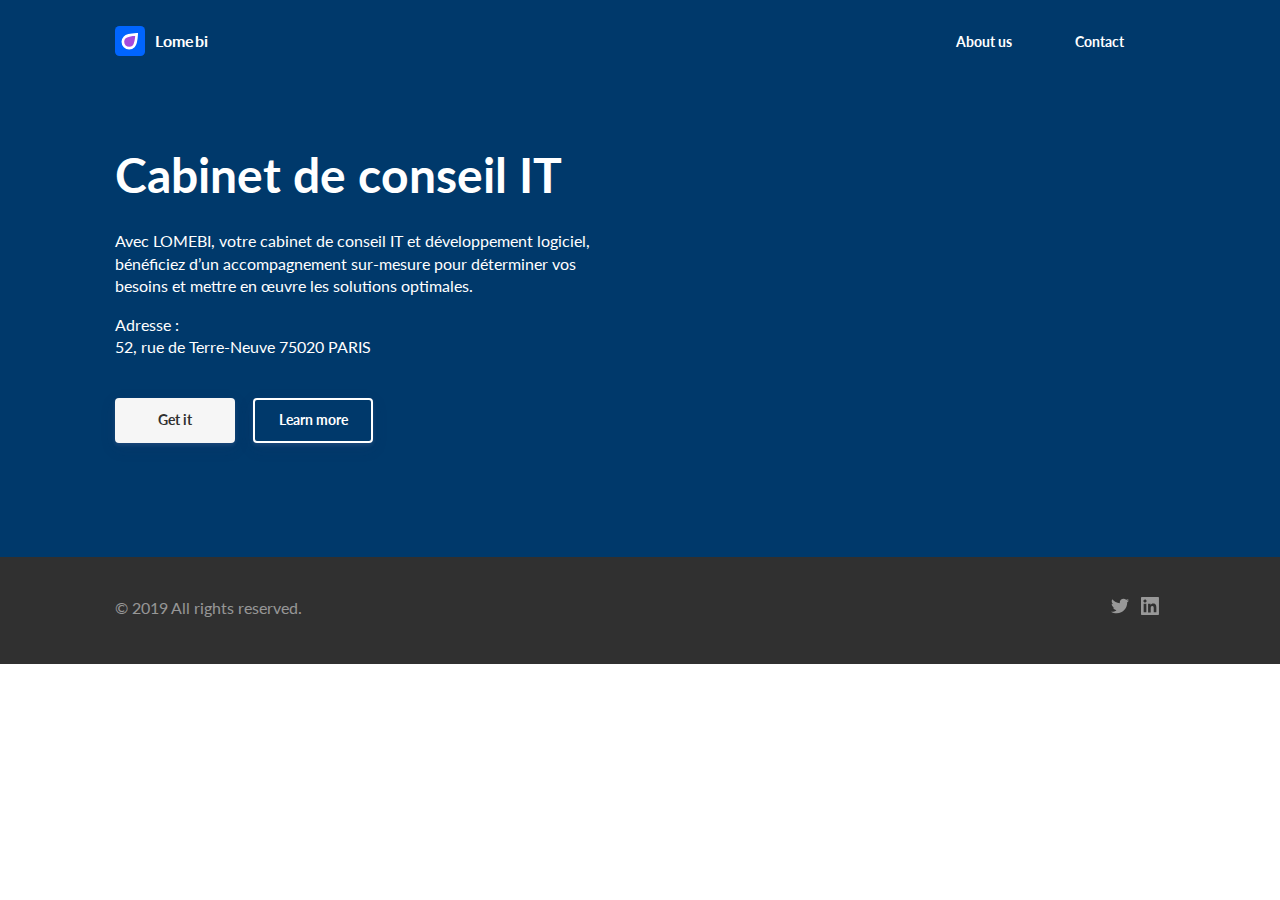
<file: index.html>
<!DOCTYPE html>
<html class="style-blue-1 custom_fonts comps">

<!-- Mirrored from lomebi.unicornplatform.com/ by HTTrack Website Copier/3.x [XR&CO'2014], Mon, 07 Oct 2019 08:34:41 GMT -->
<!-- Added by HTTrack --><meta http-equiv="content-type" content="text/html;charset=utf-8" /><!-- /Added by HTTrack -->
<head>
	<!-- This page is running on Unicorn Platform. -->
	<meta charset="utf-8">
	<meta name="viewport" content="width=device-width, initial-scale=1">
	<link rel="stylesheet" href="static/templates_css/main.e8bd49841373.css">
	<script src="static/templates_js/main.76d0d4e37b08.js" defer></script>
	<title>Home Page | lomebi</title>
	
		<link href="https://fonts.googleapis.com/css?family=Lato:400,700&amp;display=swap" rel="stylesheet">
	
	
		<link rel="icon" type="image/png" href="https://ucarecdn.com/8a62037b-020b-424d-86ef-ba535f42d15a/favicon_icon0.png" sizes="16x16" />
	
	<meta property="og:type" content="website">
	
	<meta name="description" content="">
	<meta name="keywords" content="">
	
	
	
	
</head>




<body class="font-lato comps">

	

	<nav class="nav-02">
		<div class="container">
			<div class="nav-02__box">
				<div class="nav-02__logo"><a class="nav-02__link" href=index.html target="_self">

					
						<img class="nav-02__logo_img" src=static/img/logos/unicorn-platform-logo.svg
								alt=Logo/>
					

					
						<span class="nav-02__logo_text  text-white ">Lomebi</span>
					

				</a></div>
				<div class="nav-02__links js-menu">
					<ul class="nav-02__list  nav-02__list--black ">
						
							
								<li class="nav-02__item"><a
										class="button  button--white-outline button--empty "
										href=about-us/index.html target="_self"><span class="button__text">About us</span></a>
								</li>
							
						
							
								<li class="nav-02__item"><a
										class="button  button--white-outline button--empty "
										href=contact-us/index.html target="_self"><span class="button__text">Contact</span></a>
								</li>
							
						
							
						
						<li class="nav-02__item">
							
	




						</li>
					</ul>

					
						<div class="nav-02__burger">
	<button class="burger burger--black js-open-menu" type="button">
		<div class="burger__box">
			<div class="burger__inner"></div>
		</div>
	</button>
</div>
					


				</div>
			</div>
		</div>
	</nav>



	<div class="page-component__bg_image_box bg-mature-color" id="header-44-138791">
		<div class="page-component__bg_overlay_box ">
			
			
			
	
	
	

	<header class="header-44">
		<div class="container">
			<div class="header-44__wrapper">
				<div class="header-44__text_box">
					
						<h1 class="heading heading--accent  text-white" >Cabinet de conseil IT</h1>
					

					
						<p class="  text-white">Avec LOMEBI, votre cabinet de conseil IT et développement logiciel, bénéficiez d’un accompagnement sur-mesure pour déterminer vos besoins et mettre en œuvre les solutions optimales.</p>

					<p class="  text-white">
						Adresse  :<br/>
						52, rue de Terre-Neuve 75020 PARIS<br/>
					</p>

					<div class="header-44__buttons_box">
						
	


	<div class="buttons-set">
		<ul class="buttons-set__list">
			
				
					<li class="buttons-set__item">
						






	

		
			<a class="button button--white-bg" href=sign-up/index.html target="_self"><span class="button__text">Get it</span></a>
		

	




					</li>
				
			
				
					<li class="buttons-set__item">
						






	

		
			<a class="button button--white-outline" href=product/index.html target="_self"><span class="button__text">Learn more</span></a>
		

	




					</li>
				
			
				
			
		</ul>
	</div>


					</div>
				</div>
			</div>
		</div>
	</header>

		</div>
	</div>


	
	<footer class="footer-02">
		<div class="container">
			<div class="footer-02__wrapper">
				<div class="footer-02__text">&copy; 2019&nbsp;All rights reserved.
				</div>
				
					
	
	
	
	<div class="social-buttons  ">
		<ul class="social-buttons__list">
			
				
					<li class="social-buttons__item">
						<a
								class="social-buttons__link"
								href="https://twitter.com/ostynf" target="_blank"><img
								class="social-buttons__icon"
								src="static/img/icons/social/white/twitter.svg"/>
						</a>
					</li>
				
			
				
					<li class="social-buttons__item">
						<a
								class="social-buttons__link"
								href="https://www.linkedin.com/in/françois-ostyn-1107974/" target="_blank"><img
								class="social-buttons__icon"
								src="static/img/icons/social/white/linkedin.svg"/>
						</a>
					</li>
				
			
				
			
		</ul>
	</div>

				
			</div>
		</div>
	</footer>




<div class="pswp" tabindex="-1" role="dialog" aria-hidden="true">
	<div class="pswp__bg"></div>
	<div class="pswp__scroll-wrap">
		<div class="pswp__container">
			<div class="pswp__item"></div>
			<div class="pswp__item"></div>
			<div class="pswp__item"></div>
		</div>
		<div class="pswp__ui pswp__ui--hidden">
			<div class="pswp__top-bar">
				<div class="pswp__counter"></div>
				<button class="pswp__button pswp__button--close" title="Close (Esc)"></button>
				<button class="pswp__button pswp__button--share" title="Share"></button>
				<button class="pswp__button pswp__button--fs" title="Toggle fullscreen"></button>
				<button class="pswp__button pswp__button--zoom" title="Zoom in/out"></button>
				<div class="pswp__preloader">
					<div class="pswp__preloader__icn">
						<div class="pswp__preloader__cut">
							<div class="pswp__preloader__donut"></div>
						</div>
					</div>
				</div>
			</div>
			<div class="pswp__share-modal pswp__share-modal--hidden pswp__single-tap">
				<div class="pswp__share-tooltip"></div>
			</div>
			<button class="pswp__button pswp__button--arrow--left" title="Previous (arrow left)"></button>
			<button class="pswp__button pswp__button--arrow--right" title="Next (arrow right)"></button>
			<div class="pswp__caption">
				<div class="pswp__caption__center"></div>
			</div>
		</div>
	</div>
</div>

</body>

<!-- Mirrored from lomebi.unicornplatform.com/ by HTTrack Website Copier/3.x [XR&CO'2014], Mon, 07 Oct 2019 08:34:50 GMT -->
</html>
</file>
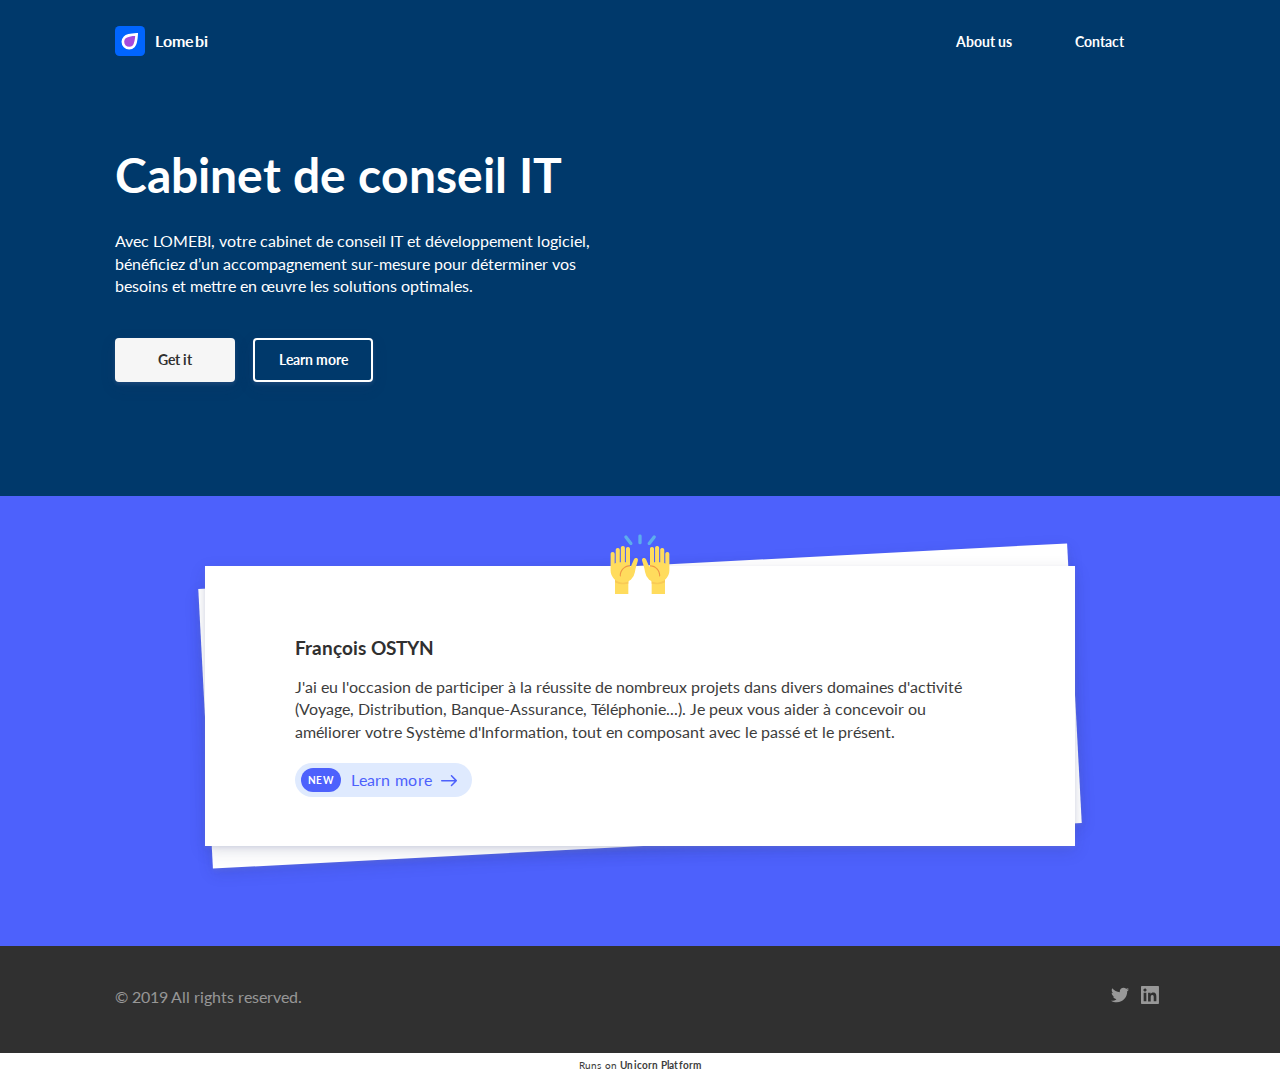
<file: about-us/index.html>
<!DOCTYPE html>
<html class="style-blue-1 custom_fonts comps">

<!-- Mirrored from lomebi.unicornplatform.com/about-us/ by HTTrack Website Copier/3.x [XR&CO'2014], Mon, 07 Oct 2019 08:34:55 GMT -->
<!-- Added by HTTrack --><meta http-equiv="content-type" content="text/html;charset=utf-8" /><!-- /Added by HTTrack -->
<head>
	<!-- This page is running on Unicorn Platform. -->
	<meta charset="utf-8">
	<meta name="viewport" content="width=device-width, initial-scale=1">
	<link rel="stylesheet" href="../static/templates_css/main.e8bd49841373.css">
	<script src="../static/templates_js/main.76d0d4e37b08.js" defer></script>
	<title>About us | lomebi</title>
	
		<link href="https://fonts.googleapis.com/css?family=Lato:400,700&amp;display=swap" rel="stylesheet">
	
	
		<link rel="icon" type="image/png" href="https://ucarecdn.com/8a62037b-020b-424d-86ef-ba535f42d15a/favicon_icon0.png" sizes="16x16" />
	
	<meta property="og:type" content="website">
	
	<meta name="description" content="">
	<meta name="keywords" content="">
	
	
	
	
</head>




<body class="font-lato comps">

	

	<nav class="nav-02">
		<div class="container">
			<div class="nav-02__box">
				<div class="nav-02__logo"><a class="nav-02__link" href=../index.html target="_self">

					
						<img class="nav-02__logo_img" src=../static/img/logos/unicorn-platform-logo.svg
								alt=Logo/>
					

					
						<span class="nav-02__logo_text  text-white ">Lomebi</span>
					

				</a></div>
				<div class="nav-02__links js-menu">
					<ul class="nav-02__list  nav-02__list--black ">
						
							
								<li class="nav-02__item"><a
										class="button  button--white-outline button--empty "
										href=index.html target="_self"><span class="button__text">About us</span></a>
								</li>
							
						
							
								<li class="nav-02__item"><a
										class="button  button--white-outline button--empty "
										href=../contact-us/index.html target="_self"><span class="button__text">Contact</span></a>
								</li>
							
						
							
						
						<li class="nav-02__item">
							
	




						</li>
					</ul>

					
						<div class="nav-02__burger">
	<button class="burger burger--black js-open-menu" type="button">
		<div class="burger__box">
			<div class="burger__inner"></div>
		</div>
	</button>
</div>
					


				</div>
			</div>
		</div>
	</nav>



	<div class="page-component__bg_image_box bg-mature-color" id="header-44-75211">
		<div class="page-component__bg_overlay_box ">
			
			
			
	
	
	

	<header class="header-44">
		<div class="container">
			<div class="header-44__wrapper">
				<div class="header-44__text_box">
					
						<h1 class="heading heading--accent  text-white" >Cabinet de conseil IT</h1>
					

					
						<p class="  text-white">Avec LOMEBI, votre cabinet de conseil IT et développement logiciel, bénéficiez d’un accompagnement sur-mesure pour déterminer vos besoins et mettre en œuvre les solutions optimales.</p>
					

					<div class="header-44__buttons_box">
						
	


	<div class="buttons-set">
		<ul class="buttons-set__list">
			
				
					<li class="buttons-set__item">
						






	

		
			<a class="button button--white-bg" href=../sign-up/index.html target="_self"><span class="button__text">Get it</span></a>
		

	




					</li>
				
			
				
					<li class="buttons-set__item">
						






	

		
			<a class="button button--white-outline" href=../product/index.html target="_self"><span class="button__text">Learn more</span></a>
		

	




					</li>
				
			
				
			
		</ul>
	</div>


					</div>
				</div>
			</div>
		</div>
	</header>

		</div>
	</div>

	<div class="page-component__bg_image_box bg-accent-color" id="text-02-897571">
		<div class="page-component__bg_overlay_box ">
			
			
			
	
	

	<section>
		<div class="text--02">
			<div class="container container--mid">
				<div class="text--02__box">
					<div class="text--02__content_box text--02__content_box--bottom"></div>
					<div class="text--02__content_box text--02__content_box--top">
						
							<div class="text--02__img">
								

	

	
		<img src="../static/img/twemoji/1f64c.svg" class=""/>
	


							</div>
						

						
							<h3>François OSTYN</h3>
						


						
							<p>J'ai eu l'occasion de participer à la réussite de nombreux projets dans divers domaines d'activité (Voyage, Distribution, Banque-Assurance, Téléphonie...).
Je peux vous aider à concevoir ou améliorer votre Système d'Information, tout en composant avec le passé et le présent.</p>
						

						<div class="text--02__link_box">
							
	


	<div class="buttons-set">
		<ul class="buttons-set__list">
			
				
					<li class="buttons-set__item">
						






	

		<a
				class="pill-link  pill-link--blue"
				href=../product/index.html
						target="_self"
		>
			<span class="pill-link__pill">New</span>

			<span class="pill-link__text">
                Learn more
            </span>
			<span class="pill-link__icon">
                <span class="icon">
                  <svg viewBox="0 0 13 10" xmlns="http://www.w3.org/2000/svg">
                    <path
		                    d="M12.823 4.164L8.954.182a.592.592 0 0 0-.854 0 .635.635 0 0 0 0 .88l2.836 2.92H.604A.614.614 0 0 0 0 4.604c0 .344.27.622.604.622h10.332L8.1 8.146a.635.635 0 0 0 0 .88.594.594 0 0 0 .854 0l3.869-3.982a.635.635 0 0 0 0-.88z"
		                    fill-rule="nonzero"
		                    fill="#00396B"></path>
                  </svg>
                </span>
            </span>
		</a>

	




					</li>
				
			
				
			
		</ul>
	</div>


						</div>

					</div>

				</div>
			</div>
		</div>
	</section>

		</div>
	</div>


	
	<footer class="footer-02">
		<div class="container">
			<div class="footer-02__wrapper">
				<div class="footer-02__text">&copy; 2019&nbsp;All rights reserved.
				</div>
				
					
	
	
	
	<div class="social-buttons  ">
		<ul class="social-buttons__list">
			
				
					<li class="social-buttons__item">
						<a
								class="social-buttons__link"
								href="https://twitter.com/ostynf" target="_blank"><img
								class="social-buttons__icon"
								src="../static/img/icons/social/white/twitter.svg"/>
						</a>
					</li>
				
			
				
					<li class="social-buttons__item">
						<a
								class="social-buttons__link"
								href="https://www.linkedin.com/in/françois-ostyn-1107974/" target="_blank"><img
								class="social-buttons__icon"
								src="../static/img/icons/social/white/linkedin.svg"/>
						</a>
					</li>
				
			
				
			
		</ul>
	</div>

				
			</div>
		</div>
	</footer>




	<div class="via-unicorn-platform">
	<!-- Thanks for being part of the Unicorn Platform community!-->
	<!-- Our small team will <em>truly</em> appreciate if you keep this tiny link on your website. It will dramatically help us spearing the magic across the world.-->
	<a class="via-unicorn-platform__link" href="https://unicornplatform.com/" target="_blank" title="This page was made in Unicorn Platform">Runs on <b>Unicorn Platform</b></a>
</div>







<div class="pswp" tabindex="-1" role="dialog" aria-hidden="true">
	<div class="pswp__bg"></div>
	<div class="pswp__scroll-wrap">
		<div class="pswp__container">
			<div class="pswp__item"></div>
			<div class="pswp__item"></div>
			<div class="pswp__item"></div>
		</div>
		<div class="pswp__ui pswp__ui--hidden">
			<div class="pswp__top-bar">
				<div class="pswp__counter"></div>
				<button class="pswp__button pswp__button--close" title="Close (Esc)"></button>
				<button class="pswp__button pswp__button--share" title="Share"></button>
				<button class="pswp__button pswp__button--fs" title="Toggle fullscreen"></button>
				<button class="pswp__button pswp__button--zoom" title="Zoom in/out"></button>
				<div class="pswp__preloader">
					<div class="pswp__preloader__icn">
						<div class="pswp__preloader__cut">
							<div class="pswp__preloader__donut"></div>
						</div>
					</div>
				</div>
			</div>
			<div class="pswp__share-modal pswp__share-modal--hidden pswp__single-tap">
				<div class="pswp__share-tooltip"></div>
			</div>
			<button class="pswp__button pswp__button--arrow--left" title="Previous (arrow left)"></button>
			<button class="pswp__button pswp__button--arrow--right" title="Next (arrow right)"></button>
			<div class="pswp__caption">
				<div class="pswp__caption__center"></div>
			</div>
		</div>
	</div>
</div>

</body>

<!-- Mirrored from lomebi.unicornplatform.com/about-us/ by HTTrack Website Copier/3.x [XR&CO'2014], Mon, 07 Oct 2019 08:34:56 GMT -->
</html>
</file>
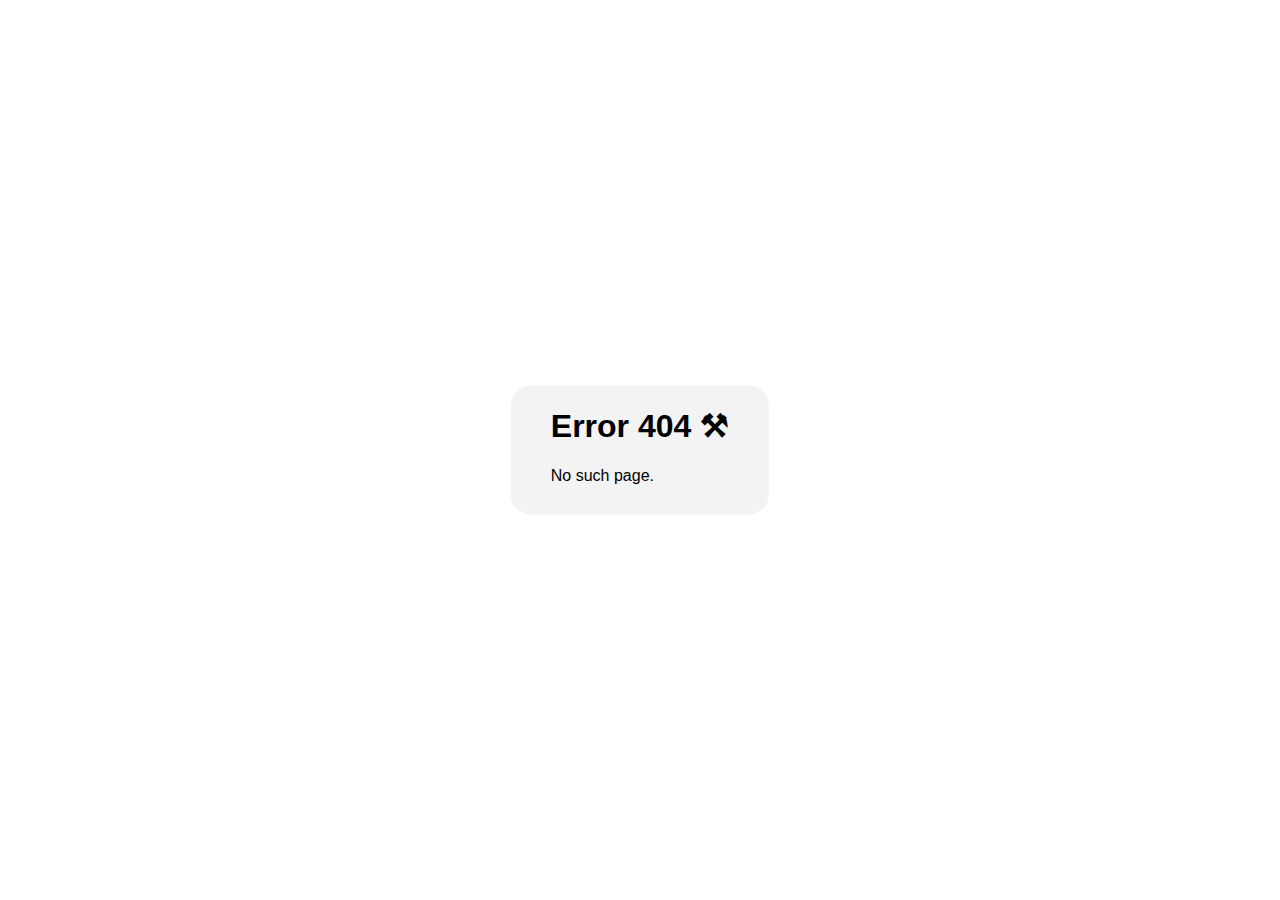
<file: contact-us/index.html>
<html>
<head></head>
<body style="font-family: 'Helvetica', serif">
	<div style="padding: 0px 40px 30px; position: absolute; top: 50%; left: 50%; transform: translateX(-50%) translateY(-50%); border-radius: 20px; background-color: #f3f3f3">
		<h1>Error 404 ⚒</h1>
		No such page.
	</div>
</body>
</html>
</file>
<file: static/templates_css/main.e8bd49841373.css>
.style-blue-1 .fill-bg{fill:#CDD3FF}.style-blue-1 .fill-bg-light,.style-blue-1 .bg-accent-color .cta_button-28__check .fill-main *,.bg-accent-color .cta_button-28__check .fill-main .style-blue-1 *,.style-blue-1 .bg-accent-color .cta_button-28__check .button--accent-outline .icon svg * *,.bg-accent-color .cta_button-28__check .button--accent-outline .icon svg * .style-blue-1 *,.style-blue-1 .button--accent-outline .icon svg .bg-accent-color .cta_button-28__check * *,.button--accent-outline .icon svg .bg-accent-color .cta_button-28__check * .style-blue-1 *,.style-blue-1 .bg-accent-color .cta_button-28__check .button--accent-outline .button__system_icon svg * *,.bg-accent-color .cta_button-28__check .button--accent-outline .button__system_icon svg * .style-blue-1 *,.style-blue-1 .button--accent-outline .button__system_icon svg .bg-accent-color .cta_button-28__check * *,.button--accent-outline .button__system_icon svg .bg-accent-color .cta_button-28__check * .style-blue-1 *{fill:#E9F1FF}.style-blue-1 .stroke-light{stroke:#E9F1FF}.style-blue-1 .fill-main,.style-blue-1 .button--accent-outline .icon svg *,.button--accent-outline .icon svg .style-blue-1 *,.style-blue-1 .button--accent-outline .button__system_icon svg *,.button--accent-outline .button__system_icon svg .style-blue-1 *{fill:#4D61FC}.style-blue-1 .fill-secondary{fill:#00396B}.style-blue-1 .color-secondary,.style-blue-1 .team-03__person_name,.style-blue-1 .cta_button-10__text{color:#00396B}.style-blue-1 .stroke-main{stroke:#4D61FC}.style-blue-1 .border-main,.style-blue-1 .comps .button--accent-outline,.comps .style-blue-1 .button--accent-outline,.style-blue-1 .text-input:focus,.style-blue-1 .textarea:focus,.style-blue-1 .store-button--white:hover,.style-blue-1 .select:focus,.style-blue-1 .pricing-02__card_box--accent,.style-blue-1 .pricing-03__hover,.style-blue-1 .pricing-04__card--accent,.style-blue-1 .pricing-04__hover,.style-blue-1 .bg-medium-color .cta_form-04__wrapper,.bg-medium-color .style-blue-1 .cta_form-04__wrapper,.style-blue-1 .bg-light-color .cta_form-04__wrapper,.bg-light-color .style-blue-1 .cta_form-04__wrapper,.style-blue-1 .bg-medium-color .cta_form-04__bottom,.bg-medium-color .style-blue-1 .cta_form-04__bottom,.style-blue-1 .bg-light-color .cta_form-04__bottom,.bg-light-color .style-blue-1 .cta_form-04__bottom,.style-blue-1 .bg-medium-color .cta_button-16__wrapper,.bg-medium-color .style-blue-1 .cta_button-16__wrapper,.style-blue-1 .bg-light-color .cta_button-16__wrapper,.bg-light-color .style-blue-1 .cta_button-16__wrapper,.style-blue-1 .bg-medium-color .links-02__list,.bg-medium-color .style-blue-1 .links-02__list,.style-blue-1 .bg-light-color .links-02__list,.bg-light-color .style-blue-1 .links-02__list,.style-blue-1 .faq-01__question:hover,.style-blue-1 .faq-03__question:hover,.style-blue-1 .features-09__item--new,.style-blue-1 .bg-medium-color .steps-01__number,.bg-medium-color .style-blue-1 .steps-01__number,.style-blue-1 .bg-light-color .steps-01__number,.bg-light-color .style-blue-1 .steps-01__number{border-color:#4D61FC}.style-blue-1 .color-main,.style-blue-1 .link,.style-blue-1 .feature__link,.style-blue-1 .testimonials-03__person_link,.style-blue-1 .footer-01__link,.style-blue-1 .faq-05__link,.style-blue-1 .features-16__link,.style-blue-1 .subheading,.style-blue-1 .comps .button--accent-outline,.comps .style-blue-1 .button--accent-outline,.style-blue-1 .tab__button.state-active-tab,.style-blue-1 .tab__button--active:focus,.style-blue-1 .score__value,.style-blue-1 .form__message_opener_box,.style-blue-1 .message__bubble_link,.style-blue-1 .team-05__person_name,.style-blue-1 .tabs-04__button.state-active-tab,.style-blue-1 .tabs-04__button--active:focus,.style-blue-1 .pricing-02__hover,.style-blue-1 .pricing-03__hover,.style-blue-1 .pricing-04__hover,.style-blue-1 .cta_button-25__subheading,.style-blue-1 .cta_button-31__heading,.style-blue-1 .footer-03__pages_link:hover,.style-blue-1 .footer-04__link:hover,.style-blue-1 .code-02__info_prefix,.style-blue-1 .features-17__item .feature__title_text,.features-17__item .style-blue-1 .feature__title_text{color:#4D61FC}.style-blue-1 .color-main-hover:hover,.style-blue-1 .link:hover,.style-blue-1 .feature__link:hover,.style-blue-1 .testimonials-03__person_link:hover,.style-blue-1 .footer-01__link:hover,.style-blue-1 .faq-05__link:hover,.style-blue-1 .features-16__link:hover,.style-blue-1 .via-unicorn-platform__link:hover,.style-blue-1 .message__bubble_link:hover{color:#2a42fb}.style-blue-1 .bg-main,.style-blue-1 .comps .button--accent-bg,.comps .style-blue-1 .button--accent-bg,.style-blue-1 .store-button:hover,.style-blue-1 .circle-button--accent-bg,.style-blue-1 .circle-button--accent-bg .circle-button__hover_bg,.circle-button--accent-bg .style-blue-1 .circle-button__hover_bg,.style-blue-1 .circle-button--light-bg:hover,.style-blue-1 .radio__check:before,.style-blue-1 .checkbox__check:before,.style-blue-1 .slick-dots li.slick-active button,.slick-dots li.slick-active .style-blue-1 button,.style-blue-1 .social-buttons__link--circle,.style-blue-1 .roadmap-01__column,.style-blue-1 .cta_button-25__item::before,.style-blue-1 .testimonials-05__blue_box::before,.style-blue-1 .footer-03__pages_item:after,.style-blue-1 .features-02__number:before,.style-blue-1 .features-09__item--new .tag,.features-09__item--new .style-blue-1 .tag,.style-blue-1 .features-15__item::before,.style-blue-1 .bg-medium-color .steps-01__list:before,.bg-medium-color .style-blue-1 .steps-01__list:before,.style-blue-1 .bg-light-color .steps-01__list:before,.bg-light-color .style-blue-1 .steps-01__list:before{background-color:#4D61FC}.style-blue-1 .bg-light,.style-blue-1 .heading__accent_word--accent:before,.style-blue-1 .tab__button.state-active-tab,.style-blue-1 .tab__button--active:focus,.style-blue-1 .iconed-tab__button:hover,.style-blue-1 .tabs-04__button.state-active-tab,.style-blue-1 .tabs-04__button--active:focus,.style-blue-1 .pricing-02__hover,.style-blue-1 .pricing-03__hover,.style-blue-1 .pricing-04__hover,.style-blue-1 .posts-04__item:hover,.style-blue-1 .posts-04__item:focus,.style-blue-1 .faq-04__list--smaller .faq-04__item--question,.faq-04__list--smaller .style-blue-1 .faq-04__item--question,.style-blue-1 .press-01__link:hover,.style-blue-1 .press-02__link:hover,.style-blue-1 .press-03__link:hover{background-color:#E9F1FF}.style-blue-1 .bg-medium,.style-blue-1 .tab__button:hover,.style-blue-1 .iconed-tab__button.state-active-tab,.style-blue-1 .circle-button--light-bg,.style-blue-1 .score__stars,.style-blue-1 .slick-dots button,.slick-dots .style-blue-1 button,.style-blue-1 .tabs-04__button:hover,.style-blue-1 .footer-03__social_link:hover,.style-blue-1 .footer-03__social_link:focus{background-color:#DFEAFE}.style-blue-1 .bg-medium-hover:hover,.style-blue-1 .cta_button-10__link:hover{background-color:#DFEAFE}.style-blue-1 .bg-main-hover:hover,.style-blue-1 .comps .button--accent-bg:hover,.comps .style-blue-1 .button--accent-bg:hover,.style-blue-1 .checkbox__input:checked:hover ~ .checkbox__check:hover:before{background-color:#344bfc}.style-blue-1 .border-alt,.style-blue-1 .comps .button--alt-accent-outline,.comps .style-blue-1 .button--alt-accent-outline,.style-blue-1 .bg-accent-color .pricing-02__card_box--accent,.bg-accent-color .style-blue-1 .pricing-02__card_box--accent,.style-blue-1 .bg-accent-color .pricing-04__card--accent,.bg-accent-color .style-blue-1 .pricing-04__card--accent{border-color:#F90473}.style-blue-1 .color-alt,.style-blue-1 .comps .button--alt-accent-outline,.comps .style-blue-1 .button--alt-accent-outline{color:#F90473}.style-blue-1 .bg-alt,.style-blue-1 .comps .button--alt-accent-bg,.comps .style-blue-1 .button--alt-accent-bg,.style-blue-1 .bg-accent-color .slick-dots li.slick-active button,.bg-accent-color .slick-dots li.slick-active .style-blue-1 button{background-color:#F90473}.style-blue-1 .bg-alt-hover:hover,.style-blue-1 .comps .button--alt-accent-bg:hover,.comps .style-blue-1 .button--alt-accent-bg:hover{background-color:#e00467}.style-blue-1 .fill-alt .icon svg *,.style-blue-1 .comps .button--alt-accent-outline .icon svg *,.comps .style-blue-1 .button--alt-accent-outline .icon svg *,.style-blue-1 .fill-alt .button__system_icon svg *,.style-blue-1 .comps .button--alt-accent-outline .button__system_icon svg *,.comps .style-blue-1 .button--alt-accent-outline .button__system_icon svg *{fill:#F90473}.style-blue-1 .fill-alt-hover:hover .icon svg *,.style-blue-1 .feature__link:hover .icon svg *,.style-blue-1 .fill-alt-hover:hover .button__system_icon svg *,.style-blue-1 .feature__link:hover .button__system_icon svg *{fill:#F90473}.style-blue-2 .fill-bg{fill:#CDD3FF}.style-blue-2 .fill-bg-light,.style-blue-2 .bg-accent-color .cta_button-28__check .fill-main *,.bg-accent-color .cta_button-28__check .fill-main .style-blue-2 *,.style-blue-2 .bg-accent-color .cta_button-28__check .button--accent-outline .icon svg * *,.bg-accent-color .cta_button-28__check .button--accent-outline .icon svg * .style-blue-2 *,.style-blue-2 .button--accent-outline .icon svg .bg-accent-color .cta_button-28__check * *,.button--accent-outline .icon svg .bg-accent-color .cta_button-28__check * .style-blue-2 *,.style-blue-2 .bg-accent-color .cta_button-28__check .button--accent-outline .button__system_icon svg * *,.bg-accent-color .cta_button-28__check .button--accent-outline .button__system_icon svg * .style-blue-2 *,.style-blue-2 .button--accent-outline .button__system_icon svg .bg-accent-color .cta_button-28__check * *,.button--accent-outline .button__system_icon svg .bg-accent-color .cta_button-28__check * .style-blue-2 *{fill:#E9F1FF}.style-blue-2 .stroke-light{stroke:#E9F1FF}.style-blue-2 .fill-main,.style-blue-2 .button--accent-outline .icon svg *,.button--accent-outline .icon svg .style-blue-2 *,.style-blue-2 .button--accent-outline .button__system_icon svg *,.button--accent-outline .button__system_icon svg .style-blue-2 *{fill:#5041bb}.style-blue-2 .fill-secondary{fill:#00396B}.style-blue-2 .color-secondary,.style-blue-2 .team-03__person_name,.style-blue-2 .cta_button-10__text{color:#00396B}.style-blue-2 .stroke-main{stroke:#5041bb}.style-blue-2 .border-main,.style-blue-2 .comps .button--accent-outline,.comps .style-blue-2 .button--accent-outline,.style-blue-2 .text-input:focus,.style-blue-2 .textarea:focus,.style-blue-2 .store-button--white:hover,.style-blue-2 .select:focus,.style-blue-2 .pricing-02__card_box--accent,.style-blue-2 .pricing-03__hover,.style-blue-2 .pricing-04__card--accent,.style-blue-2 .pricing-04__hover,.style-blue-2 .bg-medium-color .cta_form-04__wrapper,.bg-medium-color .style-blue-2 .cta_form-04__wrapper,.style-blue-2 .bg-light-color .cta_form-04__wrapper,.bg-light-color .style-blue-2 .cta_form-04__wrapper,.style-blue-2 .bg-medium-color .cta_form-04__bottom,.bg-medium-color .style-blue-2 .cta_form-04__bottom,.style-blue-2 .bg-light-color .cta_form-04__bottom,.bg-light-color .style-blue-2 .cta_form-04__bottom,.style-blue-2 .bg-medium-color .cta_button-16__wrapper,.bg-medium-color .style-blue-2 .cta_button-16__wrapper,.style-blue-2 .bg-light-color .cta_button-16__wrapper,.bg-light-color .style-blue-2 .cta_button-16__wrapper,.style-blue-2 .bg-medium-color .links-02__list,.bg-medium-color .style-blue-2 .links-02__list,.style-blue-2 .bg-light-color .links-02__list,.bg-light-color .style-blue-2 .links-02__list,.style-blue-2 .faq-01__question:hover,.style-blue-2 .faq-03__question:hover,.style-blue-2 .features-09__item--new,.style-blue-2 .bg-medium-color .steps-01__number,.bg-medium-color .style-blue-2 .steps-01__number,.style-blue-2 .bg-light-color .steps-01__number,.bg-light-color .style-blue-2 .steps-01__number{border-color:#5041bb}.style-blue-2 .color-main,.style-blue-2 .link,.style-blue-2 .feature__link,.style-blue-2 .testimonials-03__person_link,.style-blue-2 .footer-01__link,.style-blue-2 .faq-05__link,.style-blue-2 .features-16__link,.style-blue-2 .subheading,.style-blue-2 .comps .button--accent-outline,.comps .style-blue-2 .button--accent-outline,.style-blue-2 .tab__button.state-active-tab,.style-blue-2 .tab__button--active:focus,.style-blue-2 .score__value,.style-blue-2 .form__message_opener_box,.style-blue-2 .message__bubble_link,.style-blue-2 .team-05__person_name,.style-blue-2 .tabs-04__button.state-active-tab,.style-blue-2 .tabs-04__button--active:focus,.style-blue-2 .pricing-02__hover,.style-blue-2 .pricing-03__hover,.style-blue-2 .pricing-04__hover,.style-blue-2 .cta_button-25__subheading,.style-blue-2 .cta_button-31__heading,.style-blue-2 .footer-03__pages_link:hover,.style-blue-2 .footer-04__link:hover,.style-blue-2 .code-02__info_prefix,.style-blue-2 .features-17__item .feature__title_text,.features-17__item .style-blue-2 .feature__title_text{color:#5041bb}.style-blue-2 .color-main-hover:hover,.style-blue-2 .link:hover,.style-blue-2 .feature__link:hover,.style-blue-2 .testimonials-03__person_link:hover,.style-blue-2 .footer-01__link:hover,.style-blue-2 .faq-05__link:hover,.style-blue-2 .features-16__link:hover,.style-blue-2 .via-unicorn-platform__link:hover,.style-blue-2 .message__bubble_link:hover{color:#4538a1}.style-blue-2 .bg-main,.style-blue-2 .comps .button--accent-bg,.comps .style-blue-2 .button--accent-bg,.style-blue-2 .store-button:hover,.style-blue-2 .circle-button--accent-bg,.style-blue-2 .circle-button--accent-bg .circle-button__hover_bg,.circle-button--accent-bg .style-blue-2 .circle-button__hover_bg,.style-blue-2 .circle-button--light-bg:hover,.style-blue-2 .radio__check:before,.style-blue-2 .checkbox__check:before,.style-blue-2 .slick-dots li.slick-active button,.slick-dots li.slick-active .style-blue-2 button,.style-blue-2 .social-buttons__link--circle,.style-blue-2 .roadmap-01__column,.style-blue-2 .cta_button-25__item::before,.style-blue-2 .testimonials-05__blue_box::before,.style-blue-2 .footer-03__pages_item:after,.style-blue-2 .features-02__number:before,.style-blue-2 .features-09__item--new .tag,.features-09__item--new .style-blue-2 .tag,.style-blue-2 .features-15__item::before,.style-blue-2 .bg-medium-color .steps-01__list:before,.bg-medium-color .style-blue-2 .steps-01__list:before,.style-blue-2 .bg-light-color .steps-01__list:before,.bg-light-color .style-blue-2 .steps-01__list:before{background-color:#5041bb}.style-blue-2 .bg-light,.style-blue-2 .heading__accent_word--accent:before,.style-blue-2 .tab__button.state-active-tab,.style-blue-2 .tab__button--active:focus,.style-blue-2 .iconed-tab__button:hover,.style-blue-2 .tabs-04__button.state-active-tab,.style-blue-2 .tabs-04__button--active:focus,.style-blue-2 .pricing-02__hover,.style-blue-2 .pricing-03__hover,.style-blue-2 .pricing-04__hover,.style-blue-2 .posts-04__item:hover,.style-blue-2 .posts-04__item:focus,.style-blue-2 .faq-04__list--smaller .faq-04__item--question,.faq-04__list--smaller .style-blue-2 .faq-04__item--question,.style-blue-2 .press-01__link:hover,.style-blue-2 .press-02__link:hover,.style-blue-2 .press-03__link:hover{background-color:#E9F1FF}.style-blue-2 .bg-medium,.style-blue-2 .tab__button:hover,.style-blue-2 .iconed-tab__button.state-active-tab,.style-blue-2 .circle-button--light-bg,.style-blue-2 .score__stars,.style-blue-2 .slick-dots button,.slick-dots .style-blue-2 button,.style-blue-2 .tabs-04__button:hover,.style-blue-2 .footer-03__social_link:hover,.style-blue-2 .footer-03__social_link:focus{background-color:#DFEAFE}.style-blue-2 .bg-medium-hover:hover,.style-blue-2 .cta_button-10__link:hover{background-color:#DFEAFE}.style-blue-2 .bg-main-hover:hover,.style-blue-2 .comps .button--accent-bg:hover,.comps .style-blue-2 .button--accent-bg:hover,.style-blue-2 .checkbox__input:checked:hover ~ .checkbox__check:hover:before{background-color:#483aa8}.style-blue-2 .border-alt,.style-blue-2 .comps .button--alt-accent-outline,.comps .style-blue-2 .button--alt-accent-outline,.style-blue-2 .bg-accent-color .pricing-02__card_box--accent,.bg-accent-color .style-blue-2 .pricing-02__card_box--accent,.style-blue-2 .bg-accent-color .pricing-04__card--accent,.bg-accent-color .style-blue-2 .pricing-04__card--accent{border-color:#F90473}.style-blue-2 .color-alt,.style-blue-2 .comps .button--alt-accent-outline,.comps .style-blue-2 .button--alt-accent-outline{color:#F90473}.style-blue-2 .bg-alt,.style-blue-2 .comps .button--alt-accent-bg,.comps .style-blue-2 .button--alt-accent-bg,.style-blue-2 .bg-accent-color .slick-dots li.slick-active button,.bg-accent-color .slick-dots li.slick-active .style-blue-2 button{background-color:#F90473}.style-blue-2 .bg-alt-hover:hover,.style-blue-2 .comps .button--alt-accent-bg:hover,.comps .style-blue-2 .button--alt-accent-bg:hover{background-color:#e00467}.style-blue-2 .fill-alt .icon svg *,.style-blue-2 .comps .button--alt-accent-outline .icon svg *,.comps .style-blue-2 .button--alt-accent-outline .icon svg *,.style-blue-2 .fill-alt .button__system_icon svg *,.style-blue-2 .comps .button--alt-accent-outline .button__system_icon svg *,.comps .style-blue-2 .button--alt-accent-outline .button__system_icon svg *{fill:#F90473}.style-blue-2 .fill-alt-hover:hover .icon svg *,.style-blue-2 .feature__link:hover .icon svg *,.style-blue-2 .fill-alt-hover:hover .button__system_icon svg *,.style-blue-2 .feature__link:hover .button__system_icon svg *{fill:#F90473}.style-blue-3 .fill-bg{fill:#CDD3FF}.style-blue-3 .fill-bg-light,.style-blue-3 .bg-accent-color .cta_button-28__check .fill-main *,.bg-accent-color .cta_button-28__check .fill-main .style-blue-3 *,.style-blue-3 .bg-accent-color .cta_button-28__check .button--accent-outline .icon svg * *,.bg-accent-color .cta_button-28__check .button--accent-outline .icon svg * .style-blue-3 *,.style-blue-3 .button--accent-outline .icon svg .bg-accent-color .cta_button-28__check * *,.button--accent-outline .icon svg .bg-accent-color .cta_button-28__check * .style-blue-3 *,.style-blue-3 .bg-accent-color .cta_button-28__check .button--accent-outline .button__system_icon svg * *,.bg-accent-color .cta_button-28__check .button--accent-outline .button__system_icon svg * .style-blue-3 *,.style-blue-3 .button--accent-outline .button__system_icon svg .bg-accent-color .cta_button-28__check * *,.button--accent-outline .button__system_icon svg .bg-accent-color .cta_button-28__check * .style-blue-3 *{fill:#E9F1FF}.style-blue-3 .stroke-light{stroke:#E9F1FF}.style-blue-3 .fill-main,.style-blue-3 .button--accent-outline .icon svg *,.button--accent-outline .icon svg .style-blue-3 *,.style-blue-3 .button--accent-outline .button__system_icon svg *,.button--accent-outline .button__system_icon svg .style-blue-3 *{fill:#508de8}.style-blue-3 .fill-secondary{fill:#00396B}.style-blue-3 .color-secondary,.style-blue-3 .team-03__person_name,.style-blue-3 .cta_button-10__text{color:#00396B}.style-blue-3 .stroke-main{stroke:#508de8}.style-blue-3 .border-main,.style-blue-3 .comps .button--accent-outline,.comps .style-blue-3 .button--accent-outline,.style-blue-3 .text-input:focus,.style-blue-3 .textarea:focus,.style-blue-3 .store-button--white:hover,.style-blue-3 .select:focus,.style-blue-3 .pricing-02__card_box--accent,.style-blue-3 .pricing-03__hover,.style-blue-3 .pricing-04__card--accent,.style-blue-3 .pricing-04__hover,.style-blue-3 .bg-medium-color .cta_form-04__wrapper,.bg-medium-color .style-blue-3 .cta_form-04__wrapper,.style-blue-3 .bg-light-color .cta_form-04__wrapper,.bg-light-color .style-blue-3 .cta_form-04__wrapper,.style-blue-3 .bg-medium-color .cta_form-04__bottom,.bg-medium-color .style-blue-3 .cta_form-04__bottom,.style-blue-3 .bg-light-color .cta_form-04__bottom,.bg-light-color .style-blue-3 .cta_form-04__bottom,.style-blue-3 .bg-medium-color .cta_button-16__wrapper,.bg-medium-color .style-blue-3 .cta_button-16__wrapper,.style-blue-3 .bg-light-color .cta_button-16__wrapper,.bg-light-color .style-blue-3 .cta_button-16__wrapper,.style-blue-3 .bg-medium-color .links-02__list,.bg-medium-color .style-blue-3 .links-02__list,.style-blue-3 .bg-light-color .links-02__list,.bg-light-color .style-blue-3 .links-02__list,.style-blue-3 .faq-01__question:hover,.style-blue-3 .faq-03__question:hover,.style-blue-3 .features-09__item--new,.style-blue-3 .bg-medium-color .steps-01__number,.bg-medium-color .style-blue-3 .steps-01__number,.style-blue-3 .bg-light-color .steps-01__number,.bg-light-color .style-blue-3 .steps-01__number{border-color:#508de8}.style-blue-3 .color-main,.style-blue-3 .link,.style-blue-3 .feature__link,.style-blue-3 .testimonials-03__person_link,.style-blue-3 .footer-01__link,.style-blue-3 .faq-05__link,.style-blue-3 .features-16__link,.style-blue-3 .subheading,.style-blue-3 .comps .button--accent-outline,.comps .style-blue-3 .button--accent-outline,.style-blue-3 .tab__button.state-active-tab,.style-blue-3 .tab__button--active:focus,.style-blue-3 .score__value,.style-blue-3 .form__message_opener_box,.style-blue-3 .message__bubble_link,.style-blue-3 .team-05__person_name,.style-blue-3 .tabs-04__button.state-active-tab,.style-blue-3 .tabs-04__button--active:focus,.style-blue-3 .pricing-02__hover,.style-blue-3 .pricing-03__hover,.style-blue-3 .pricing-04__hover,.style-blue-3 .cta_button-25__subheading,.style-blue-3 .cta_button-31__heading,.style-blue-3 .footer-03__pages_link:hover,.style-blue-3 .footer-04__link:hover,.style-blue-3 .code-02__info_prefix,.style-blue-3 .features-17__item .feature__title_text,.features-17__item .style-blue-3 .feature__title_text{color:#508de8}.style-blue-3 .color-main-hover:hover,.style-blue-3 .link:hover,.style-blue-3 .feature__link:hover,.style-blue-3 .testimonials-03__person_link:hover,.style-blue-3 .footer-01__link:hover,.style-blue-3 .faq-05__link:hover,.style-blue-3 .features-16__link:hover,.style-blue-3 .via-unicorn-platform__link:hover,.style-blue-3 .message__bubble_link:hover{color:#3078e4}.style-blue-3 .bg-main,.style-blue-3 .comps .button--accent-bg,.comps .style-blue-3 .button--accent-bg,.style-blue-3 .store-button:hover,.style-blue-3 .circle-button--accent-bg,.style-blue-3 .circle-button--accent-bg .circle-button__hover_bg,.circle-button--accent-bg .style-blue-3 .circle-button__hover_bg,.style-blue-3 .circle-button--light-bg:hover,.style-blue-3 .radio__check:before,.style-blue-3 .checkbox__check:before,.style-blue-3 .slick-dots li.slick-active button,.slick-dots li.slick-active .style-blue-3 button,.style-blue-3 .social-buttons__link--circle,.style-blue-3 .roadmap-01__column,.style-blue-3 .cta_button-25__item::before,.style-blue-3 .testimonials-05__blue_box::before,.style-blue-3 .footer-03__pages_item:after,.style-blue-3 .features-02__number:before,.style-blue-3 .features-09__item--new .tag,.features-09__item--new .style-blue-3 .tag,.style-blue-3 .features-15__item::before,.style-blue-3 .bg-medium-color .steps-01__list:before,.bg-medium-color .style-blue-3 .steps-01__list:before,.style-blue-3 .bg-light-color .steps-01__list:before,.bg-light-color .style-blue-3 .steps-01__list:before{background-color:#508de8}.style-blue-3 .bg-light,.style-blue-3 .heading__accent_word--accent:before,.style-blue-3 .tab__button.state-active-tab,.style-blue-3 .tab__button--active:focus,.style-blue-3 .iconed-tab__button:hover,.style-blue-3 .tabs-04__button.state-active-tab,.style-blue-3 .tabs-04__button--active:focus,.style-blue-3 .pricing-02__hover,.style-blue-3 .pricing-03__hover,.style-blue-3 .pricing-04__hover,.style-blue-3 .posts-04__item:hover,.style-blue-3 .posts-04__item:focus,.style-blue-3 .faq-04__list--smaller .faq-04__item--question,.faq-04__list--smaller .style-blue-3 .faq-04__item--question,.style-blue-3 .press-01__link:hover,.style-blue-3 .press-02__link:hover,.style-blue-3 .press-03__link:hover{background-color:#E9F1FF}.style-blue-3 .bg-medium,.style-blue-3 .tab__button:hover,.style-blue-3 .iconed-tab__button.state-active-tab,.style-blue-3 .circle-button--light-bg,.style-blue-3 .score__stars,.style-blue-3 .slick-dots button,.slick-dots .style-blue-3 button,.style-blue-3 .tabs-04__button:hover,.style-blue-3 .footer-03__social_link:hover,.style-blue-3 .footer-03__social_link:focus{background-color:#DFEAFE}.style-blue-3 .bg-medium-hover:hover,.style-blue-3 .cta_button-10__link:hover{background-color:#DFEAFE}.style-blue-3 .bg-main-hover:hover,.style-blue-3 .comps .button--accent-bg:hover,.comps .style-blue-3 .button--accent-bg:hover,.style-blue-3 .checkbox__input:checked:hover ~ .checkbox__check:hover:before{background-color:#397ee5}.style-blue-3 .border-alt,.style-blue-3 .comps .button--alt-accent-outline,.comps .style-blue-3 .button--alt-accent-outline,.style-blue-3 .bg-accent-color .pricing-02__card_box--accent,.bg-accent-color .style-blue-3 .pricing-02__card_box--accent,.style-blue-3 .bg-accent-color .pricing-04__card--accent,.bg-accent-color .style-blue-3 .pricing-04__card--accent{border-color:#F90473}.style-blue-3 .color-alt,.style-blue-3 .comps .button--alt-accent-outline,.comps .style-blue-3 .button--alt-accent-outline{color:#F90473}.style-blue-3 .bg-alt,.style-blue-3 .comps .button--alt-accent-bg,.comps .style-blue-3 .button--alt-accent-bg,.style-blue-3 .bg-accent-color .slick-dots li.slick-active button,.bg-accent-color .slick-dots li.slick-active .style-blue-3 button{background-color:#F90473}.style-blue-3 .bg-alt-hover:hover,.style-blue-3 .comps .button--alt-accent-bg:hover,.comps .style-blue-3 .button--alt-accent-bg:hover{background-color:#e00467}.style-blue-3 .fill-alt .icon svg *,.style-blue-3 .comps .button--alt-accent-outline .icon svg *,.comps .style-blue-3 .button--alt-accent-outline .icon svg *,.style-blue-3 .fill-alt .button__system_icon svg *,.style-blue-3 .comps .button--alt-accent-outline .button__system_icon svg *,.comps .style-blue-3 .button--alt-accent-outline .button__system_icon svg *{fill:#F90473}.style-blue-3 .fill-alt-hover:hover .icon svg *,.style-blue-3 .feature__link:hover .icon svg *,.style-blue-3 .fill-alt-hover:hover .button__system_icon svg *,.style-blue-3 .feature__link:hover .button__system_icon svg *{fill:#F90473}.style-blue-4 .fill-bg{fill:#CDD3FF}.style-blue-4 .fill-bg-light,.style-blue-4 .bg-accent-color .cta_button-28__check .fill-main *,.bg-accent-color .cta_button-28__check .fill-main .style-blue-4 *,.style-blue-4 .bg-accent-color .cta_button-28__check .button--accent-outline .icon svg * *,.bg-accent-color .cta_button-28__check .button--accent-outline .icon svg * .style-blue-4 *,.style-blue-4 .button--accent-outline .icon svg .bg-accent-color .cta_button-28__check * *,.button--accent-outline .icon svg .bg-accent-color .cta_button-28__check * .style-blue-4 *,.style-blue-4 .bg-accent-color .cta_button-28__check .button--accent-outline .button__system_icon svg * *,.bg-accent-color .cta_button-28__check .button--accent-outline .button__system_icon svg * .style-blue-4 *,.style-blue-4 .button--accent-outline .button__system_icon svg .bg-accent-color .cta_button-28__check * *,.button--accent-outline .button__system_icon svg .bg-accent-color .cta_button-28__check * .style-blue-4 *{fill:#E9F1FF}.style-blue-4 .stroke-light{stroke:#E9F1FF}.style-blue-4 .fill-main,.style-blue-4 .button--accent-outline .icon svg *,.button--accent-outline .icon svg .style-blue-4 *,.style-blue-4 .button--accent-outline .button__system_icon svg *,.button--accent-outline .button__system_icon svg .style-blue-4 *{fill:#164085}.style-blue-4 .fill-secondary{fill:#4D61FC}.style-blue-4 .color-secondary,.style-blue-4 .team-03__person_name,.style-blue-4 .cta_button-10__text{color:#4D61FC}.style-blue-4 .stroke-main{stroke:#164085}.style-blue-4 .border-main,.style-blue-4 .comps .button--accent-outline,.comps .style-blue-4 .button--accent-outline,.style-blue-4 .text-input:focus,.style-blue-4 .textarea:focus,.style-blue-4 .store-button--white:hover,.style-blue-4 .select:focus,.style-blue-4 .pricing-02__card_box--accent,.style-blue-4 .pricing-03__hover,.style-blue-4 .pricing-04__card--accent,.style-blue-4 .pricing-04__hover,.style-blue-4 .bg-medium-color .cta_form-04__wrapper,.bg-medium-color .style-blue-4 .cta_form-04__wrapper,.style-blue-4 .bg-light-color .cta_form-04__wrapper,.bg-light-color .style-blue-4 .cta_form-04__wrapper,.style-blue-4 .bg-medium-color .cta_form-04__bottom,.bg-medium-color .style-blue-4 .cta_form-04__bottom,.style-blue-4 .bg-light-color .cta_form-04__bottom,.bg-light-color .style-blue-4 .cta_form-04__bottom,.style-blue-4 .bg-medium-color .cta_button-16__wrapper,.bg-medium-color .style-blue-4 .cta_button-16__wrapper,.style-blue-4 .bg-light-color .cta_button-16__wrapper,.bg-light-color .style-blue-4 .cta_button-16__wrapper,.style-blue-4 .bg-medium-color .links-02__list,.bg-medium-color .style-blue-4 .links-02__list,.style-blue-4 .bg-light-color .links-02__list,.bg-light-color .style-blue-4 .links-02__list,.style-blue-4 .faq-01__question:hover,.style-blue-4 .faq-03__question:hover,.style-blue-4 .features-09__item--new,.style-blue-4 .bg-medium-color .steps-01__number,.bg-medium-color .style-blue-4 .steps-01__number,.style-blue-4 .bg-light-color .steps-01__number,.bg-light-color .style-blue-4 .steps-01__number{border-color:#164085}.style-blue-4 .color-main,.style-blue-4 .link,.style-blue-4 .feature__link,.style-blue-4 .testimonials-03__person_link,.style-blue-4 .footer-01__link,.style-blue-4 .faq-05__link,.style-blue-4 .features-16__link,.style-blue-4 .subheading,.style-blue-4 .comps .button--accent-outline,.comps .style-blue-4 .button--accent-outline,.style-blue-4 .tab__button.state-active-tab,.style-blue-4 .tab__button--active:focus,.style-blue-4 .score__value,.style-blue-4 .form__message_opener_box,.style-blue-4 .message__bubble_link,.style-blue-4 .team-05__person_name,.style-blue-4 .tabs-04__button.state-active-tab,.style-blue-4 .tabs-04__button--active:focus,.style-blue-4 .pricing-02__hover,.style-blue-4 .pricing-03__hover,.style-blue-4 .pricing-04__hover,.style-blue-4 .cta_button-25__subheading,.style-blue-4 .cta_button-31__heading,.style-blue-4 .footer-03__pages_link:hover,.style-blue-4 .footer-04__link:hover,.style-blue-4 .code-02__info_prefix,.style-blue-4 .features-17__item .feature__title_text,.features-17__item .style-blue-4 .feature__title_text{color:#164085}.style-blue-4 .color-main-hover:hover,.style-blue-4 .link:hover,.style-blue-4 .feature__link:hover,.style-blue-4 .testimonials-03__person_link:hover,.style-blue-4 .footer-01__link:hover,.style-blue-4 .faq-05__link:hover,.style-blue-4 .features-16__link:hover,.style-blue-4 .via-unicorn-platform__link:hover,.style-blue-4 .message__bubble_link:hover{color:#113166}.style-blue-4 .bg-main,.style-blue-4 .comps .button--accent-bg,.comps .style-blue-4 .button--accent-bg,.style-blue-4 .store-button:hover,.style-blue-4 .circle-button--accent-bg,.style-blue-4 .circle-button--accent-bg .circle-button__hover_bg,.circle-button--accent-bg .style-blue-4 .circle-button__hover_bg,.style-blue-4 .circle-button--light-bg:hover,.style-blue-4 .radio__check:before,.style-blue-4 .checkbox__check:before,.style-blue-4 .slick-dots li.slick-active button,.slick-dots li.slick-active .style-blue-4 button,.style-blue-4 .social-buttons__link--circle,.style-blue-4 .roadmap-01__column,.style-blue-4 .cta_button-25__item::before,.style-blue-4 .testimonials-05__blue_box::before,.style-blue-4 .footer-03__pages_item:after,.style-blue-4 .features-02__number:before,.style-blue-4 .features-09__item--new .tag,.features-09__item--new .style-blue-4 .tag,.style-blue-4 .features-15__item::before,.style-blue-4 .bg-medium-color .steps-01__list:before,.bg-medium-color .style-blue-4 .steps-01__list:before,.style-blue-4 .bg-light-color .steps-01__list:before,.bg-light-color .style-blue-4 .steps-01__list:before{background-color:#164085}.style-blue-4 .bg-light,.style-blue-4 .heading__accent_word--accent:before,.style-blue-4 .tab__button.state-active-tab,.style-blue-4 .tab__button--active:focus,.style-blue-4 .iconed-tab__button:hover,.style-blue-4 .tabs-04__button.state-active-tab,.style-blue-4 .tabs-04__button--active:focus,.style-blue-4 .pricing-02__hover,.style-blue-4 .pricing-03__hover,.style-blue-4 .pricing-04__hover,.style-blue-4 .posts-04__item:hover,.style-blue-4 .posts-04__item:focus,.style-blue-4 .faq-04__list--smaller .faq-04__item--question,.faq-04__list--smaller .style-blue-4 .faq-04__item--question,.style-blue-4 .press-01__link:hover,.style-blue-4 .press-02__link:hover,.style-blue-4 .press-03__link:hover{background-color:#E9F1FF}.style-blue-4 .bg-medium,.style-blue-4 .tab__button:hover,.style-blue-4 .iconed-tab__button.state-active-tab,.style-blue-4 .circle-button--light-bg,.style-blue-4 .score__stars,.style-blue-4 .slick-dots button,.slick-dots .style-blue-4 button,.style-blue-4 .tabs-04__button:hover,.style-blue-4 .footer-03__social_link:hover,.style-blue-4 .footer-03__social_link:focus{background-color:#DFEAFE}.style-blue-4 .bg-medium-hover:hover,.style-blue-4 .cta_button-10__link:hover{background-color:#DFEAFE}.style-blue-4 .bg-main-hover:hover,.style-blue-4 .comps .button--accent-bg:hover,.comps .style-blue-4 .button--accent-bg:hover,.style-blue-4 .checkbox__input:checked:hover ~ .checkbox__check:hover:before{background-color:#12356f}.style-blue-4 .border-alt,.style-blue-4 .comps .button--alt-accent-outline,.comps .style-blue-4 .button--alt-accent-outline,.style-blue-4 .bg-accent-color .pricing-02__card_box--accent,.bg-accent-color .style-blue-4 .pricing-02__card_box--accent,.style-blue-4 .bg-accent-color .pricing-04__card--accent,.bg-accent-color .style-blue-4 .pricing-04__card--accent{border-color:#F90473}.style-blue-4 .color-alt,.style-blue-4 .comps .button--alt-accent-outline,.comps .style-blue-4 .button--alt-accent-outline{color:#F90473}.style-blue-4 .bg-alt,.style-blue-4 .comps .button--alt-accent-bg,.comps .style-blue-4 .button--alt-accent-bg,.style-blue-4 .bg-accent-color .slick-dots li.slick-active button,.bg-accent-color .slick-dots li.slick-active .style-blue-4 button{background-color:#F90473}.style-blue-4 .bg-alt-hover:hover,.style-blue-4 .comps .button--alt-accent-bg:hover,.comps .style-blue-4 .button--alt-accent-bg:hover{background-color:#e00467}.style-blue-4 .fill-alt .icon svg *,.style-blue-4 .comps .button--alt-accent-outline .icon svg *,.comps .style-blue-4 .button--alt-accent-outline .icon svg *,.style-blue-4 .fill-alt .button__system_icon svg *,.style-blue-4 .comps .button--alt-accent-outline .button__system_icon svg *,.comps .style-blue-4 .button--alt-accent-outline .button__system_icon svg *{fill:#F90473}.style-blue-4 .fill-alt-hover:hover .icon svg *,.style-blue-4 .feature__link:hover .icon svg *,.style-blue-4 .fill-alt-hover:hover .button__system_icon svg *,.style-blue-4 .feature__link:hover .button__system_icon svg *{fill:#F90473}.style-green-1 .fill-bg{fill:#c5e8bf}.style-green-1 .fill-bg-light,.style-green-1 .bg-accent-color .cta_button-28__check .fill-main *,.bg-accent-color .cta_button-28__check .fill-main .style-green-1 *,.style-green-1 .bg-accent-color .cta_button-28__check .button--accent-outline .icon svg * *,.bg-accent-color .cta_button-28__check .button--accent-outline .icon svg * .style-green-1 *,.style-green-1 .button--accent-outline .icon svg .bg-accent-color .cta_button-28__check * *,.button--accent-outline .icon svg .bg-accent-color .cta_button-28__check * .style-green-1 *,.style-green-1 .bg-accent-color .cta_button-28__check .button--accent-outline .button__system_icon svg * *,.bg-accent-color .cta_button-28__check .button--accent-outline .button__system_icon svg * .style-green-1 *,.style-green-1 .button--accent-outline .button__system_icon svg .bg-accent-color .cta_button-28__check * *,.button--accent-outline .button__system_icon svg .bg-accent-color .cta_button-28__check * .style-green-1 *{fill:#e4feec}.style-green-1 .stroke-light{stroke:#e4feec}.style-green-1 .fill-main,.style-green-1 .button--accent-outline .icon svg *,.button--accent-outline .icon svg .style-green-1 *,.style-green-1 .button--accent-outline .button__system_icon svg *,.button--accent-outline .button__system_icon svg .style-green-1 *{fill:#4ADDB4}.style-green-1 .fill-secondary{fill:#076b00}.style-green-1 .color-secondary,.style-green-1 .team-03__person_name,.style-green-1 .cta_button-10__text{color:#076b00}.style-green-1 .stroke-main{stroke:#4ADDB4}.style-green-1 .border-main,.style-green-1 .comps .button--accent-outline,.comps .style-green-1 .button--accent-outline,.style-green-1 .text-input:focus,.style-green-1 .textarea:focus,.style-green-1 .store-button--white:hover,.style-green-1 .select:focus,.style-green-1 .pricing-02__card_box--accent,.style-green-1 .pricing-03__hover,.style-green-1 .pricing-04__card--accent,.style-green-1 .pricing-04__hover,.style-green-1 .bg-medium-color .cta_form-04__wrapper,.bg-medium-color .style-green-1 .cta_form-04__wrapper,.style-green-1 .bg-light-color .cta_form-04__wrapper,.bg-light-color .style-green-1 .cta_form-04__wrapper,.style-green-1 .bg-medium-color .cta_form-04__bottom,.bg-medium-color .style-green-1 .cta_form-04__bottom,.style-green-1 .bg-light-color .cta_form-04__bottom,.bg-light-color .style-green-1 .cta_form-04__bottom,.style-green-1 .bg-medium-color .cta_button-16__wrapper,.bg-medium-color .style-green-1 .cta_button-16__wrapper,.style-green-1 .bg-light-color .cta_button-16__wrapper,.bg-light-color .style-green-1 .cta_button-16__wrapper,.style-green-1 .bg-medium-color .links-02__list,.bg-medium-color .style-green-1 .links-02__list,.style-green-1 .bg-light-color .links-02__list,.bg-light-color .style-green-1 .links-02__list,.style-green-1 .faq-01__question:hover,.style-green-1 .faq-03__question:hover,.style-green-1 .features-09__item--new,.style-green-1 .bg-medium-color .steps-01__number,.bg-medium-color .style-green-1 .steps-01__number,.style-green-1 .bg-light-color .steps-01__number,.bg-light-color .style-green-1 .steps-01__number{border-color:#4ADDB4}.style-green-1 .color-main,.style-green-1 .link,.style-green-1 .feature__link,.style-green-1 .testimonials-03__person_link,.style-green-1 .footer-01__link,.style-green-1 .faq-05__link,.style-green-1 .features-16__link,.style-green-1 .subheading,.style-green-1 .comps .button--accent-outline,.comps .style-green-1 .button--accent-outline,.style-green-1 .tab__button.state-active-tab,.style-green-1 .tab__button--active:focus,.style-green-1 .score__value,.style-green-1 .form__message_opener_box,.style-green-1 .message__bubble_link,.style-green-1 .team-05__person_name,.style-green-1 .tabs-04__button.state-active-tab,.style-green-1 .tabs-04__button--active:focus,.style-green-1 .pricing-02__hover,.style-green-1 .pricing-03__hover,.style-green-1 .pricing-04__hover,.style-green-1 .cta_button-25__subheading,.style-green-1 .cta_button-31__heading,.style-green-1 .footer-03__pages_link:hover,.style-green-1 .footer-04__link:hover,.style-green-1 .code-02__info_prefix,.style-green-1 .features-17__item .feature__title_text,.features-17__item .style-green-1 .feature__title_text{color:#4ADDB4}.style-green-1 .color-main-hover:hover,.style-green-1 .link:hover,.style-green-1 .feature__link:hover,.style-green-1 .testimonials-03__person_link:hover,.style-green-1 .footer-01__link:hover,.style-green-1 .faq-05__link:hover,.style-green-1 .features-16__link:hover,.style-green-1 .via-unicorn-platform__link:hover,.style-green-1 .message__bubble_link:hover{color:#2cd7a8}.style-green-1 .bg-main,.style-green-1 .comps .button--accent-bg,.comps .style-green-1 .button--accent-bg,.style-green-1 .store-button:hover,.style-green-1 .circle-button--accent-bg,.style-green-1 .circle-button--accent-bg .circle-button__hover_bg,.circle-button--accent-bg .style-green-1 .circle-button__hover_bg,.style-green-1 .circle-button--light-bg:hover,.style-green-1 .radio__check:before,.style-green-1 .checkbox__check:before,.style-green-1 .slick-dots li.slick-active button,.slick-dots li.slick-active .style-green-1 button,.style-green-1 .social-buttons__link--circle,.style-green-1 .roadmap-01__column,.style-green-1 .cta_button-25__item::before,.style-green-1 .testimonials-05__blue_box::before,.style-green-1 .footer-03__pages_item:after,.style-green-1 .features-02__number:before,.style-green-1 .features-09__item--new .tag,.features-09__item--new .style-green-1 .tag,.style-green-1 .features-15__item::before,.style-green-1 .bg-medium-color .steps-01__list:before,.bg-medium-color .style-green-1 .steps-01__list:before,.style-green-1 .bg-light-color .steps-01__list:before,.bg-light-color .style-green-1 .steps-01__list:before{background-color:#4ADDB4}.style-green-1 .bg-light,.style-green-1 .heading__accent_word--accent:before,.style-green-1 .tab__button.state-active-tab,.style-green-1 .tab__button--active:focus,.style-green-1 .iconed-tab__button:hover,.style-green-1 .tabs-04__button.state-active-tab,.style-green-1 .tabs-04__button--active:focus,.style-green-1 .pricing-02__hover,.style-green-1 .pricing-03__hover,.style-green-1 .pricing-04__hover,.style-green-1 .posts-04__item:hover,.style-green-1 .posts-04__item:focus,.style-green-1 .faq-04__list--smaller .faq-04__item--question,.faq-04__list--smaller .style-green-1 .faq-04__item--question,.style-green-1 .press-01__link:hover,.style-green-1 .press-02__link:hover,.style-green-1 .press-03__link:hover{background-color:#e4feec}.style-green-1 .bg-medium,.style-green-1 .tab__button:hover,.style-green-1 .iconed-tab__button.state-active-tab,.style-green-1 .circle-button--light-bg,.style-green-1 .score__stars,.style-green-1 .slick-dots button,.slick-dots .style-green-1 button,.style-green-1 .tabs-04__button:hover,.style-green-1 .footer-03__social_link:hover,.style-green-1 .footer-03__social_link:focus{background-color:#ebfde8}.style-green-1 .bg-medium-hover:hover,.style-green-1 .cta_button-10__link:hover{background-color:#ebfde8}.style-green-1 .bg-main-hover:hover,.style-green-1 .comps .button--accent-bg:hover,.comps .style-green-1 .button--accent-bg:hover,.style-green-1 .checkbox__input:checked:hover ~ .checkbox__check:hover:before{background-color:#35d9ab}.style-green-1 .border-alt,.style-green-1 .comps .button--alt-accent-outline,.comps .style-green-1 .button--alt-accent-outline,.style-green-1 .bg-accent-color .pricing-02__card_box--accent,.bg-accent-color .style-green-1 .pricing-02__card_box--accent,.style-green-1 .bg-accent-color .pricing-04__card--accent,.bg-accent-color .style-green-1 .pricing-04__card--accent{border-color:#F90473}.style-green-1 .color-alt,.style-green-1 .comps .button--alt-accent-outline,.comps .style-green-1 .button--alt-accent-outline{color:#F90473}.style-green-1 .bg-alt,.style-green-1 .comps .button--alt-accent-bg,.comps .style-green-1 .button--alt-accent-bg,.style-green-1 .bg-accent-color .slick-dots li.slick-active button,.bg-accent-color .slick-dots li.slick-active .style-green-1 button{background-color:#F90473}.style-green-1 .bg-alt-hover:hover,.style-green-1 .comps .button--alt-accent-bg:hover,.comps .style-green-1 .button--alt-accent-bg:hover{background-color:#e00467}.style-green-1 .fill-alt .icon svg *,.style-green-1 .comps .button--alt-accent-outline .icon svg *,.comps .style-green-1 .button--alt-accent-outline .icon svg *,.style-green-1 .fill-alt .button__system_icon svg *,.style-green-1 .comps .button--alt-accent-outline .button__system_icon svg *,.comps .style-green-1 .button--alt-accent-outline .button__system_icon svg *{fill:#F90473}.style-green-1 .fill-alt-hover:hover .icon svg *,.style-green-1 .feature__link:hover .icon svg *,.style-green-1 .fill-alt-hover:hover .button__system_icon svg *,.style-green-1 .feature__link:hover .button__system_icon svg *{fill:#F90473}.style-green-2 .fill-bg{fill:#c5e8bf}.style-green-2 .fill-bg-light,.style-green-2 .bg-accent-color .cta_button-28__check .fill-main *,.bg-accent-color .cta_button-28__check .fill-main .style-green-2 *,.style-green-2 .bg-accent-color .cta_button-28__check .button--accent-outline .icon svg * *,.bg-accent-color .cta_button-28__check .button--accent-outline .icon svg * .style-green-2 *,.style-green-2 .button--accent-outline .icon svg .bg-accent-color .cta_button-28__check * *,.button--accent-outline .icon svg .bg-accent-color .cta_button-28__check * .style-green-2 *,.style-green-2 .bg-accent-color .cta_button-28__check .button--accent-outline .button__system_icon svg * *,.bg-accent-color .cta_button-28__check .button--accent-outline .button__system_icon svg * .style-green-2 *,.style-green-2 .button--accent-outline .button__system_icon svg .bg-accent-color .cta_button-28__check * *,.button--accent-outline .button__system_icon svg .bg-accent-color .cta_button-28__check * .style-green-2 *{fill:#e4feec}.style-green-2 .stroke-light{stroke:#e4feec}.style-green-2 .fill-main,.style-green-2 .button--accent-outline .icon svg *,.button--accent-outline .icon svg .style-green-2 *,.style-green-2 .button--accent-outline .button__system_icon svg *,.button--accent-outline .button__system_icon svg .style-green-2 *{fill:#29c853}.style-green-2 .fill-secondary{fill:#076b00}.style-green-2 .color-secondary,.style-green-2 .team-03__person_name,.style-green-2 .cta_button-10__text{color:#076b00}.style-green-2 .stroke-main{stroke:#29c853}.style-green-2 .border-main,.style-green-2 .comps .button--accent-outline,.comps .style-green-2 .button--accent-outline,.style-green-2 .text-input:focus,.style-green-2 .textarea:focus,.style-green-2 .store-button--white:hover,.style-green-2 .select:focus,.style-green-2 .pricing-02__card_box--accent,.style-green-2 .pricing-03__hover,.style-green-2 .pricing-04__card--accent,.style-green-2 .pricing-04__hover,.style-green-2 .bg-medium-color .cta_form-04__wrapper,.bg-medium-color .style-green-2 .cta_form-04__wrapper,.style-green-2 .bg-light-color .cta_form-04__wrapper,.bg-light-color .style-green-2 .cta_form-04__wrapper,.style-green-2 .bg-medium-color .cta_form-04__bottom,.bg-medium-color .style-green-2 .cta_form-04__bottom,.style-green-2 .bg-light-color .cta_form-04__bottom,.bg-light-color .style-green-2 .cta_form-04__bottom,.style-green-2 .bg-medium-color .cta_button-16__wrapper,.bg-medium-color .style-green-2 .cta_button-16__wrapper,.style-green-2 .bg-light-color .cta_button-16__wrapper,.bg-light-color .style-green-2 .cta_button-16__wrapper,.style-green-2 .bg-medium-color .links-02__list,.bg-medium-color .style-green-2 .links-02__list,.style-green-2 .bg-light-color .links-02__list,.bg-light-color .style-green-2 .links-02__list,.style-green-2 .faq-01__question:hover,.style-green-2 .faq-03__question:hover,.style-green-2 .features-09__item--new,.style-green-2 .bg-medium-color .steps-01__number,.bg-medium-color .style-green-2 .steps-01__number,.style-green-2 .bg-light-color .steps-01__number,.bg-light-color .style-green-2 .steps-01__number{border-color:#29c853}.style-green-2 .color-main,.style-green-2 .link,.style-green-2 .feature__link,.style-green-2 .testimonials-03__person_link,.style-green-2 .footer-01__link,.style-green-2 .faq-05__link,.style-green-2 .features-16__link,.style-green-2 .subheading,.style-green-2 .comps .button--accent-outline,.comps .style-green-2 .button--accent-outline,.style-green-2 .tab__button.state-active-tab,.style-green-2 .tab__button--active:focus,.style-green-2 .score__value,.style-green-2 .form__message_opener_box,.style-green-2 .message__bubble_link,.style-green-2 .team-05__person_name,.style-green-2 .tabs-04__button.state-active-tab,.style-green-2 .tabs-04__button--active:focus,.style-green-2 .pricing-02__hover,.style-green-2 .pricing-03__hover,.style-green-2 .pricing-04__hover,.style-green-2 .cta_button-25__subheading,.style-green-2 .cta_button-31__heading,.style-green-2 .footer-03__pages_link:hover,.style-green-2 .footer-04__link:hover,.style-green-2 .code-02__info_prefix,.style-green-2 .features-17__item .feature__title_text,.features-17__item .style-green-2 .feature__title_text{color:#29c853}.style-green-2 .color-main-hover:hover,.style-green-2 .link:hover,.style-green-2 .feature__link:hover,.style-green-2 .testimonials-03__person_link:hover,.style-green-2 .footer-01__link:hover,.style-green-2 .faq-05__link:hover,.style-green-2 .features-16__link:hover,.style-green-2 .via-unicorn-platform__link:hover,.style-green-2 .message__bubble_link:hover{color:#23aa47}.style-green-2 .bg-main,.style-green-2 .comps .button--accent-bg,.comps .style-green-2 .button--accent-bg,.style-green-2 .store-button:hover,.style-green-2 .circle-button--accent-bg,.style-green-2 .circle-button--accent-bg .circle-button__hover_bg,.circle-button--accent-bg .style-green-2 .circle-button__hover_bg,.style-green-2 .circle-button--light-bg:hover,.style-green-2 .radio__check:before,.style-green-2 .checkbox__check:before,.style-green-2 .slick-dots li.slick-active button,.slick-dots li.slick-active .style-green-2 button,.style-green-2 .social-buttons__link--circle,.style-green-2 .roadmap-01__column,.style-green-2 .cta_button-25__item::before,.style-green-2 .testimonials-05__blue_box::before,.style-green-2 .footer-03__pages_item:after,.style-green-2 .features-02__number:before,.style-green-2 .features-09__item--new .tag,.features-09__item--new .style-green-2 .tag,.style-green-2 .features-15__item::before,.style-green-2 .bg-medium-color .steps-01__list:before,.bg-medium-color .style-green-2 .steps-01__list:before,.style-green-2 .bg-light-color .steps-01__list:before,.bg-light-color .style-green-2 .steps-01__list:before{background-color:#29c853}.style-green-2 .bg-light,.style-green-2 .heading__accent_word--accent:before,.style-green-2 .tab__button.state-active-tab,.style-green-2 .tab__button--active:focus,.style-green-2 .iconed-tab__button:hover,.style-green-2 .tabs-04__button.state-active-tab,.style-green-2 .tabs-04__button--active:focus,.style-green-2 .pricing-02__hover,.style-green-2 .pricing-03__hover,.style-green-2 .pricing-04__hover,.style-green-2 .posts-04__item:hover,.style-green-2 .posts-04__item:focus,.style-green-2 .faq-04__list--smaller .faq-04__item--question,.faq-04__list--smaller .style-green-2 .faq-04__item--question,.style-green-2 .press-01__link:hover,.style-green-2 .press-02__link:hover,.style-green-2 .press-03__link:hover{background-color:#e4feec}.style-green-2 .bg-medium,.style-green-2 .tab__button:hover,.style-green-2 .iconed-tab__button.state-active-tab,.style-green-2 .circle-button--light-bg,.style-green-2 .score__stars,.style-green-2 .slick-dots button,.slick-dots .style-green-2 button,.style-green-2 .tabs-04__button:hover,.style-green-2 .footer-03__social_link:hover,.style-green-2 .footer-03__social_link:focus{background-color:#ebfde8}.style-green-2 .bg-medium-hover:hover,.style-green-2 .cta_button-10__link:hover{background-color:#ebfde8}.style-green-2 .bg-main-hover:hover,.style-green-2 .comps .button--accent-bg:hover,.comps .style-green-2 .button--accent-bg:hover,.style-green-2 .checkbox__input:checked:hover ~ .checkbox__check:hover:before{background-color:#25b34a}.style-green-2 .border-alt,.style-green-2 .comps .button--alt-accent-outline,.comps .style-green-2 .button--alt-accent-outline,.style-green-2 .bg-accent-color .pricing-02__card_box--accent,.bg-accent-color .style-green-2 .pricing-02__card_box--accent,.style-green-2 .bg-accent-color .pricing-04__card--accent,.bg-accent-color .style-green-2 .pricing-04__card--accent{border-color:#F90473}.style-green-2 .color-alt,.style-green-2 .comps .button--alt-accent-outline,.comps .style-green-2 .button--alt-accent-outline{color:#F90473}.style-green-2 .bg-alt,.style-green-2 .comps .button--alt-accent-bg,.comps .style-green-2 .button--alt-accent-bg,.style-green-2 .bg-accent-color .slick-dots li.slick-active button,.bg-accent-color .slick-dots li.slick-active .style-green-2 button{background-color:#F90473}.style-green-2 .bg-alt-hover:hover,.style-green-2 .comps .button--alt-accent-bg:hover,.comps .style-green-2 .button--alt-accent-bg:hover{background-color:#e00467}.style-green-2 .fill-alt .icon svg *,.style-green-2 .comps .button--alt-accent-outline .icon svg *,.comps .style-green-2 .button--alt-accent-outline .icon svg *,.style-green-2 .fill-alt .button__system_icon svg *,.style-green-2 .comps .button--alt-accent-outline .button__system_icon svg *,.comps .style-green-2 .button--alt-accent-outline .button__system_icon svg *{fill:#F90473}.style-green-2 .fill-alt-hover:hover .icon svg *,.style-green-2 .feature__link:hover .icon svg *,.style-green-2 .fill-alt-hover:hover .button__system_icon svg *,.style-green-2 .feature__link:hover .button__system_icon svg *{fill:#F90473}.style-purple-1 .fill-bg{fill:#e8d8e0}.style-purple-1 .fill-bg-light,.style-purple-1 .bg-accent-color .cta_button-28__check .fill-main *,.bg-accent-color .cta_button-28__check .fill-main .style-purple-1 *,.style-purple-1 .bg-accent-color .cta_button-28__check .button--accent-outline .icon svg * *,.bg-accent-color .cta_button-28__check .button--accent-outline .icon svg * .style-purple-1 *,.style-purple-1 .button--accent-outline .icon svg .bg-accent-color .cta_button-28__check * *,.button--accent-outline .icon svg .bg-accent-color .cta_button-28__check * .style-purple-1 *,.style-purple-1 .bg-accent-color .cta_button-28__check .button--accent-outline .button__system_icon svg * *,.bg-accent-color .cta_button-28__check .button--accent-outline .button__system_icon svg * .style-purple-1 *,.style-purple-1 .button--accent-outline .button__system_icon svg .bg-accent-color .cta_button-28__check * *,.button--accent-outline .button__system_icon svg .bg-accent-color .cta_button-28__check * .style-purple-1 *{fill:#fcdffe}.style-purple-1 .stroke-light{stroke:#fcdffe}.style-purple-1 .fill-main,.style-purple-1 .button--accent-outline .icon svg *,.button--accent-outline .icon svg .style-purple-1 *,.style-purple-1 .button--accent-outline .button__system_icon svg *,.button--accent-outline .button__system_icon svg .style-purple-1 *{fill:#943bdc}.style-purple-1 .fill-secondary{fill:#5c046b}.style-purple-1 .color-secondary,.style-purple-1 .team-03__person_name,.style-purple-1 .cta_button-10__text{color:#5c046b}.style-purple-1 .stroke-main{stroke:#943bdc}.style-purple-1 .border-main,.style-purple-1 .comps .button--accent-outline,.comps .style-purple-1 .button--accent-outline,.style-purple-1 .text-input:focus,.style-purple-1 .textarea:focus,.style-purple-1 .store-button--white:hover,.style-purple-1 .select:focus,.style-purple-1 .pricing-02__card_box--accent,.style-purple-1 .pricing-03__hover,.style-purple-1 .pricing-04__card--accent,.style-purple-1 .pricing-04__hover,.style-purple-1 .bg-medium-color .cta_form-04__wrapper,.bg-medium-color .style-purple-1 .cta_form-04__wrapper,.style-purple-1 .bg-light-color .cta_form-04__wrapper,.bg-light-color .style-purple-1 .cta_form-04__wrapper,.style-purple-1 .bg-medium-color .cta_form-04__bottom,.bg-medium-color .style-purple-1 .cta_form-04__bottom,.style-purple-1 .bg-light-color .cta_form-04__bottom,.bg-light-color .style-purple-1 .cta_form-04__bottom,.style-purple-1 .bg-medium-color .cta_button-16__wrapper,.bg-medium-color .style-purple-1 .cta_button-16__wrapper,.style-purple-1 .bg-light-color .cta_button-16__wrapper,.bg-light-color .style-purple-1 .cta_button-16__wrapper,.style-purple-1 .bg-medium-color .links-02__list,.bg-medium-color .style-purple-1 .links-02__list,.style-purple-1 .bg-light-color .links-02__list,.bg-light-color .style-purple-1 .links-02__list,.style-purple-1 .faq-01__question:hover,.style-purple-1 .faq-03__question:hover,.style-purple-1 .features-09__item--new,.style-purple-1 .bg-medium-color .steps-01__number,.bg-medium-color .style-purple-1 .steps-01__number,.style-purple-1 .bg-light-color .steps-01__number,.bg-light-color .style-purple-1 .steps-01__number{border-color:#943bdc}.style-purple-1 .color-main,.style-purple-1 .link,.style-purple-1 .feature__link,.style-purple-1 .testimonials-03__person_link,.style-purple-1 .footer-01__link,.style-purple-1 .faq-05__link,.style-purple-1 .features-16__link,.style-purple-1 .subheading,.style-purple-1 .comps .button--accent-outline,.comps .style-purple-1 .button--accent-outline,.style-purple-1 .tab__button.state-active-tab,.style-purple-1 .tab__button--active:focus,.style-purple-1 .score__value,.style-purple-1 .form__message_opener_box,.style-purple-1 .message__bubble_link,.style-purple-1 .team-05__person_name,.style-purple-1 .tabs-04__button.state-active-tab,.style-purple-1 .tabs-04__button--active:focus,.style-purple-1 .pricing-02__hover,.style-purple-1 .pricing-03__hover,.style-purple-1 .pricing-04__hover,.style-purple-1 .cta_button-25__subheading,.style-purple-1 .cta_button-31__heading,.style-purple-1 .footer-03__pages_link:hover,.style-purple-1 .footer-04__link:hover,.style-purple-1 .code-02__info_prefix,.style-purple-1 .features-17__item .feature__title_text,.features-17__item .style-purple-1 .feature__title_text{color:#943bdc}.style-purple-1 .color-main-hover:hover,.style-purple-1 .link:hover,.style-purple-1 .feature__link:hover,.style-purple-1 .testimonials-03__person_link:hover,.style-purple-1 .footer-01__link:hover,.style-purple-1 .faq-05__link:hover,.style-purple-1 .features-16__link:hover,.style-purple-1 .via-unicorn-platform__link:hover,.style-purple-1 .message__bubble_link:hover{color:#8325ce}.style-purple-1 .bg-main,.style-purple-1 .comps .button--accent-bg,.comps .style-purple-1 .button--accent-bg,.style-purple-1 .store-button:hover,.style-purple-1 .circle-button--accent-bg,.style-purple-1 .circle-button--accent-bg .circle-button__hover_bg,.circle-button--accent-bg .style-purple-1 .circle-button__hover_bg,.style-purple-1 .circle-button--light-bg:hover,.style-purple-1 .radio__check:before,.style-purple-1 .checkbox__check:before,.style-purple-1 .slick-dots li.slick-active button,.slick-dots li.slick-active .style-purple-1 button,.style-purple-1 .social-buttons__link--circle,.style-purple-1 .roadmap-01__column,.style-purple-1 .cta_button-25__item::before,.style-purple-1 .testimonials-05__blue_box::before,.style-purple-1 .footer-03__pages_item:after,.style-purple-1 .features-02__number:before,.style-purple-1 .features-09__item--new .tag,.features-09__item--new .style-purple-1 .tag,.style-purple-1 .features-15__item::before,.style-purple-1 .bg-medium-color .steps-01__list:before,.bg-medium-color .style-purple-1 .steps-01__list:before,.style-purple-1 .bg-light-color .steps-01__list:before,.bg-light-color .style-purple-1 .steps-01__list:before{background-color:#943bdc}.style-purple-1 .bg-light,.style-purple-1 .heading__accent_word--accent:before,.style-purple-1 .tab__button.state-active-tab,.style-purple-1 .tab__button--active:focus,.style-purple-1 .iconed-tab__button:hover,.style-purple-1 .tabs-04__button.state-active-tab,.style-purple-1 .tabs-04__button--active:focus,.style-purple-1 .pricing-02__hover,.style-purple-1 .pricing-03__hover,.style-purple-1 .pricing-04__hover,.style-purple-1 .posts-04__item:hover,.style-purple-1 .posts-04__item:focus,.style-purple-1 .faq-04__list--smaller .faq-04__item--question,.faq-04__list--smaller .style-purple-1 .faq-04__item--question,.style-purple-1 .press-01__link:hover,.style-purple-1 .press-02__link:hover,.style-purple-1 .press-03__link:hover{background-color:#fcdffe}.style-purple-1 .bg-medium,.style-purple-1 .tab__button:hover,.style-purple-1 .iconed-tab__button.state-active-tab,.style-purple-1 .circle-button--light-bg,.style-purple-1 .score__stars,.style-purple-1 .slick-dots button,.slick-dots .style-purple-1 button,.style-purple-1 .tabs-04__button:hover,.style-purple-1 .footer-03__social_link:hover,.style-purple-1 .footer-03__social_link:focus{background-color:#fde9f8}.style-purple-1 .bg-medium-hover:hover,.style-purple-1 .cta_button-10__link:hover{background-color:#fde9f8}.style-purple-1 .bg-main-hover:hover,.style-purple-1 .comps .button--accent-bg:hover,.comps .style-purple-1 .button--accent-bg:hover,.style-purple-1 .checkbox__input:checked:hover ~ .checkbox__check:hover:before{background-color:#8826d7}.style-purple-1 .border-alt,.style-purple-1 .comps .button--alt-accent-outline,.comps .style-purple-1 .button--alt-accent-outline,.style-purple-1 .bg-accent-color .pricing-02__card_box--accent,.bg-accent-color .style-purple-1 .pricing-02__card_box--accent,.style-purple-1 .bg-accent-color .pricing-04__card--accent,.bg-accent-color .style-purple-1 .pricing-04__card--accent{border-color:#F90473}.style-purple-1 .color-alt,.style-purple-1 .comps .button--alt-accent-outline,.comps .style-purple-1 .button--alt-accent-outline{color:#F90473}.style-purple-1 .bg-alt,.style-purple-1 .comps .button--alt-accent-bg,.comps .style-purple-1 .button--alt-accent-bg,.style-purple-1 .bg-accent-color .slick-dots li.slick-active button,.bg-accent-color .slick-dots li.slick-active .style-purple-1 button{background-color:#F90473}.style-purple-1 .bg-alt-hover:hover,.style-purple-1 .comps .button--alt-accent-bg:hover,.comps .style-purple-1 .button--alt-accent-bg:hover{background-color:#e00467}.style-purple-1 .fill-alt .icon svg *,.style-purple-1 .comps .button--alt-accent-outline .icon svg *,.comps .style-purple-1 .button--alt-accent-outline .icon svg *,.style-purple-1 .fill-alt .button__system_icon svg *,.style-purple-1 .comps .button--alt-accent-outline .button__system_icon svg *,.comps .style-purple-1 .button--alt-accent-outline .button__system_icon svg *{fill:#F90473}.style-purple-1 .fill-alt-hover:hover .icon svg *,.style-purple-1 .feature__link:hover .icon svg *,.style-purple-1 .fill-alt-hover:hover .button__system_icon svg *,.style-purple-1 .feature__link:hover .button__system_icon svg *{fill:#F90473}.style-purple-2 .fill-bg{fill:#e8d8e0}.style-purple-2 .fill-bg-light,.style-purple-2 .bg-accent-color .cta_button-28__check .fill-main *,.bg-accent-color .cta_button-28__check .fill-main .style-purple-2 *,.style-purple-2 .bg-accent-color .cta_button-28__check .button--accent-outline .icon svg * *,.bg-accent-color .cta_button-28__check .button--accent-outline .icon svg * .style-purple-2 *,.style-purple-2 .button--accent-outline .icon svg .bg-accent-color .cta_button-28__check * *,.button--accent-outline .icon svg .bg-accent-color .cta_button-28__check * .style-purple-2 *,.style-purple-2 .bg-accent-color .cta_button-28__check .button--accent-outline .button__system_icon svg * *,.bg-accent-color .cta_button-28__check .button--accent-outline .button__system_icon svg * .style-purple-2 *,.style-purple-2 .button--accent-outline .button__system_icon svg .bg-accent-color .cta_button-28__check * *,.button--accent-outline .button__system_icon svg .bg-accent-color .cta_button-28__check * .style-purple-2 *{fill:#fcdffe}.style-purple-2 .stroke-light{stroke:#fcdffe}.style-purple-2 .fill-main,.style-purple-2 .button--accent-outline .icon svg *,.button--accent-outline .icon svg .style-purple-2 *,.style-purple-2 .button--accent-outline .button__system_icon svg *,.button--accent-outline .button__system_icon svg .style-purple-2 *{fill:#643995}.style-purple-2 .fill-secondary{fill:#5c046b}.style-purple-2 .color-secondary,.style-purple-2 .team-03__person_name,.style-purple-2 .cta_button-10__text{color:#5c046b}.style-purple-2 .stroke-main{stroke:#643995}.style-purple-2 .border-main,.style-purple-2 .comps .button--accent-outline,.comps .style-purple-2 .button--accent-outline,.style-purple-2 .text-input:focus,.style-purple-2 .textarea:focus,.style-purple-2 .store-button--white:hover,.style-purple-2 .select:focus,.style-purple-2 .pricing-02__card_box--accent,.style-purple-2 .pricing-03__hover,.style-purple-2 .pricing-04__card--accent,.style-purple-2 .pricing-04__hover,.style-purple-2 .bg-medium-color .cta_form-04__wrapper,.bg-medium-color .style-purple-2 .cta_form-04__wrapper,.style-purple-2 .bg-light-color .cta_form-04__wrapper,.bg-light-color .style-purple-2 .cta_form-04__wrapper,.style-purple-2 .bg-medium-color .cta_form-04__bottom,.bg-medium-color .style-purple-2 .cta_form-04__bottom,.style-purple-2 .bg-light-color .cta_form-04__bottom,.bg-light-color .style-purple-2 .cta_form-04__bottom,.style-purple-2 .bg-medium-color .cta_button-16__wrapper,.bg-medium-color .style-purple-2 .cta_button-16__wrapper,.style-purple-2 .bg-light-color .cta_button-16__wrapper,.bg-light-color .style-purple-2 .cta_button-16__wrapper,.style-purple-2 .bg-medium-color .links-02__list,.bg-medium-color .style-purple-2 .links-02__list,.style-purple-2 .bg-light-color .links-02__list,.bg-light-color .style-purple-2 .links-02__list,.style-purple-2 .faq-01__question:hover,.style-purple-2 .faq-03__question:hover,.style-purple-2 .features-09__item--new,.style-purple-2 .bg-medium-color .steps-01__number,.bg-medium-color .style-purple-2 .steps-01__number,.style-purple-2 .bg-light-color .steps-01__number,.bg-light-color .style-purple-2 .steps-01__number{border-color:#643995}.style-purple-2 .color-main,.style-purple-2 .link,.style-purple-2 .feature__link,.style-purple-2 .testimonials-03__person_link,.style-purple-2 .footer-01__link,.style-purple-2 .faq-05__link,.style-purple-2 .features-16__link,.style-purple-2 .subheading,.style-purple-2 .comps .button--accent-outline,.comps .style-purple-2 .button--accent-outline,.style-purple-2 .tab__button.state-active-tab,.style-purple-2 .tab__button--active:focus,.style-purple-2 .score__value,.style-purple-2 .form__message_opener_box,.style-purple-2 .message__bubble_link,.style-purple-2 .team-05__person_name,.style-purple-2 .tabs-04__button.state-active-tab,.style-purple-2 .tabs-04__button--active:focus,.style-purple-2 .pricing-02__hover,.style-purple-2 .pricing-03__hover,.style-purple-2 .pricing-04__hover,.style-purple-2 .cta_button-25__subheading,.style-purple-2 .cta_button-31__heading,.style-purple-2 .footer-03__pages_link:hover,.style-purple-2 .footer-04__link:hover,.style-purple-2 .code-02__info_prefix,.style-purple-2 .features-17__item .feature__title_text,.features-17__item .style-purple-2 .feature__title_text{color:#643995}.style-purple-2 .color-main-hover:hover,.style-purple-2 .link:hover,.style-purple-2 .feature__link:hover,.style-purple-2 .testimonials-03__person_link:hover,.style-purple-2 .footer-01__link:hover,.style-purple-2 .faq-05__link:hover,.style-purple-2 .features-16__link:hover,.style-purple-2 .via-unicorn-platform__link:hover,.style-purple-2 .message__bubble_link:hover{color:#532f7b}.style-purple-2 .bg-main,.style-purple-2 .comps .button--accent-bg,.comps .style-purple-2 .button--accent-bg,.style-purple-2 .store-button:hover,.style-purple-2 .circle-button--accent-bg,.style-purple-2 .circle-button--accent-bg .circle-button__hover_bg,.circle-button--accent-bg .style-purple-2 .circle-button__hover_bg,.style-purple-2 .circle-button--light-bg:hover,.style-purple-2 .radio__check:before,.style-purple-2 .checkbox__check:before,.style-purple-2 .slick-dots li.slick-active button,.slick-dots li.slick-active .style-purple-2 button,.style-purple-2 .social-buttons__link--circle,.style-purple-2 .roadmap-01__column,.style-purple-2 .cta_button-25__item::before,.style-purple-2 .testimonials-05__blue_box::before,.style-purple-2 .footer-03__pages_item:after,.style-purple-2 .features-02__number:before,.style-purple-2 .features-09__item--new .tag,.features-09__item--new .style-purple-2 .tag,.style-purple-2 .features-15__item::before,.style-purple-2 .bg-medium-color .steps-01__list:before,.bg-medium-color .style-purple-2 .steps-01__list:before,.style-purple-2 .bg-light-color .steps-01__list:before,.bg-light-color .style-purple-2 .steps-01__list:before{background-color:#643995}.style-purple-2 .bg-light,.style-purple-2 .heading__accent_word--accent:before,.style-purple-2 .tab__button.state-active-tab,.style-purple-2 .tab__button--active:focus,.style-purple-2 .iconed-tab__button:hover,.style-purple-2 .tabs-04__button.state-active-tab,.style-purple-2 .tabs-04__button--active:focus,.style-purple-2 .pricing-02__hover,.style-purple-2 .pricing-03__hover,.style-purple-2 .pricing-04__hover,.style-purple-2 .posts-04__item:hover,.style-purple-2 .posts-04__item:focus,.style-purple-2 .faq-04__list--smaller .faq-04__item--question,.faq-04__list--smaller .style-purple-2 .faq-04__item--question,.style-purple-2 .press-01__link:hover,.style-purple-2 .press-02__link:hover,.style-purple-2 .press-03__link:hover{background-color:#fcdffe}.style-purple-2 .bg-medium,.style-purple-2 .tab__button:hover,.style-purple-2 .iconed-tab__button.state-active-tab,.style-purple-2 .circle-button--light-bg,.style-purple-2 .score__stars,.style-purple-2 .slick-dots button,.slick-dots .style-purple-2 button,.style-purple-2 .tabs-04__button:hover,.style-purple-2 .footer-03__social_link:hover,.style-purple-2 .footer-03__social_link:focus{background-color:#fde9f8}.style-purple-2 .bg-medium-hover:hover,.style-purple-2 .cta_button-10__link:hover{background-color:#fde9f8}.style-purple-2 .bg-main-hover:hover,.style-purple-2 .comps .button--accent-bg:hover,.comps .style-purple-2 .button--accent-bg:hover,.style-purple-2 .checkbox__input:checked:hover ~ .checkbox__check:hover:before{background-color:#583283}.style-purple-2 .border-alt,.style-purple-2 .comps .button--alt-accent-outline,.comps .style-purple-2 .button--alt-accent-outline,.style-purple-2 .bg-accent-color .pricing-02__card_box--accent,.bg-accent-color .style-purple-2 .pricing-02__card_box--accent,.style-purple-2 .bg-accent-color .pricing-04__card--accent,.bg-accent-color .style-purple-2 .pricing-04__card--accent{border-color:#F90473}.style-purple-2 .color-alt,.style-purple-2 .comps .button--alt-accent-outline,.comps .style-purple-2 .button--alt-accent-outline{color:#F90473}.style-purple-2 .bg-alt,.style-purple-2 .comps .button--alt-accent-bg,.comps .style-purple-2 .button--alt-accent-bg,.style-purple-2 .bg-accent-color .slick-dots li.slick-active button,.bg-accent-color .slick-dots li.slick-active .style-purple-2 button{background-color:#F90473}.style-purple-2 .bg-alt-hover:hover,.style-purple-2 .comps .button--alt-accent-bg:hover,.comps .style-purple-2 .button--alt-accent-bg:hover{background-color:#e00467}.style-purple-2 .fill-alt .icon svg *,.style-purple-2 .comps .button--alt-accent-outline .icon svg *,.comps .style-purple-2 .button--alt-accent-outline .icon svg *,.style-purple-2 .fill-alt .button__system_icon svg *,.style-purple-2 .comps .button--alt-accent-outline .button__system_icon svg *,.comps .style-purple-2 .button--alt-accent-outline .button__system_icon svg *{fill:#F90473}.style-purple-2 .fill-alt-hover:hover .icon svg *,.style-purple-2 .feature__link:hover .icon svg *,.style-purple-2 .fill-alt-hover:hover .button__system_icon svg *,.style-purple-2 .feature__link:hover .button__system_icon svg *{fill:#F90473}.style-orange-1 .fill-bg{fill:#e8c9c3}.style-orange-1 .fill-bg-light,.style-orange-1 .bg-accent-color .cta_button-28__check .fill-main *,.bg-accent-color .cta_button-28__check .fill-main .style-orange-1 *,.style-orange-1 .bg-accent-color .cta_button-28__check .button--accent-outline .icon svg * *,.bg-accent-color .cta_button-28__check .button--accent-outline .icon svg * .style-orange-1 *,.style-orange-1 .button--accent-outline .icon svg .bg-accent-color .cta_button-28__check * *,.button--accent-outline .icon svg .bg-accent-color .cta_button-28__check * .style-orange-1 *,.style-orange-1 .bg-accent-color .cta_button-28__check .button--accent-outline .button__system_icon svg * *,.bg-accent-color .cta_button-28__check .button--accent-outline .button__system_icon svg * .style-orange-1 *,.style-orange-1 .button--accent-outline .button__system_icon svg .bg-accent-color .cta_button-28__check * *,.button--accent-outline .button__system_icon svg .bg-accent-color .cta_button-28__check * .style-orange-1 *{fill:#fed7cb}.style-orange-1 .stroke-light{stroke:#fed7cb}.style-orange-1 .fill-main,.style-orange-1 .button--accent-outline .icon svg *,.button--accent-outline .icon svg .style-orange-1 *,.style-orange-1 .button--accent-outline .button__system_icon svg *,.button--accent-outline .button__system_icon svg .style-orange-1 *{fill:#fd3f0f}.style-orange-1 .fill-secondary{fill:#840500}.style-orange-1 .color-secondary,.style-orange-1 .team-03__person_name,.style-orange-1 .cta_button-10__text{color:#840500}.style-orange-1 .stroke-main{stroke:#fd3f0f}.style-orange-1 .border-main,.style-orange-1 .comps .button--accent-outline,.comps .style-orange-1 .button--accent-outline,.style-orange-1 .text-input:focus,.style-orange-1 .textarea:focus,.style-orange-1 .store-button--white:hover,.style-orange-1 .select:focus,.style-orange-1 .pricing-02__card_box--accent,.style-orange-1 .pricing-03__hover,.style-orange-1 .pricing-04__card--accent,.style-orange-1 .pricing-04__hover,.style-orange-1 .bg-medium-color .cta_form-04__wrapper,.bg-medium-color .style-orange-1 .cta_form-04__wrapper,.style-orange-1 .bg-light-color .cta_form-04__wrapper,.bg-light-color .style-orange-1 .cta_form-04__wrapper,.style-orange-1 .bg-medium-color .cta_form-04__bottom,.bg-medium-color .style-orange-1 .cta_form-04__bottom,.style-orange-1 .bg-light-color .cta_form-04__bottom,.bg-light-color .style-orange-1 .cta_form-04__bottom,.style-orange-1 .bg-medium-color .cta_button-16__wrapper,.bg-medium-color .style-orange-1 .cta_button-16__wrapper,.style-orange-1 .bg-light-color .cta_button-16__wrapper,.bg-light-color .style-orange-1 .cta_button-16__wrapper,.style-orange-1 .bg-medium-color .links-02__list,.bg-medium-color .style-orange-1 .links-02__list,.style-orange-1 .bg-light-color .links-02__list,.bg-light-color .style-orange-1 .links-02__list,.style-orange-1 .faq-01__question:hover,.style-orange-1 .faq-03__question:hover,.style-orange-1 .features-09__item--new,.style-orange-1 .bg-medium-color .steps-01__number,.bg-medium-color .style-orange-1 .steps-01__number,.style-orange-1 .bg-light-color .steps-01__number,.bg-light-color .style-orange-1 .steps-01__number{border-color:#fd3f0f}.style-orange-1 .color-main,.style-orange-1 .link,.style-orange-1 .feature__link,.style-orange-1 .testimonials-03__person_link,.style-orange-1 .footer-01__link,.style-orange-1 .faq-05__link,.style-orange-1 .features-16__link,.style-orange-1 .subheading,.style-orange-1 .comps .button--accent-outline,.comps .style-orange-1 .button--accent-outline,.style-orange-1 .tab__button.state-active-tab,.style-orange-1 .tab__button--active:focus,.style-orange-1 .score__value,.style-orange-1 .form__message_opener_box,.style-orange-1 .message__bubble_link,.style-orange-1 .team-05__person_name,.style-orange-1 .tabs-04__button.state-active-tab,.style-orange-1 .tabs-04__button--active:focus,.style-orange-1 .pricing-02__hover,.style-orange-1 .pricing-03__hover,.style-orange-1 .pricing-04__hover,.style-orange-1 .cta_button-25__subheading,.style-orange-1 .cta_button-31__heading,.style-orange-1 .footer-03__pages_link:hover,.style-orange-1 .footer-04__link:hover,.style-orange-1 .code-02__info_prefix,.style-orange-1 .features-17__item .feature__title_text,.features-17__item .style-orange-1 .feature__title_text{color:#fd3f0f}.style-orange-1 .color-main-hover:hover,.style-orange-1 .link:hover,.style-orange-1 .feature__link:hover,.style-orange-1 .testimonials-03__person_link:hover,.style-orange-1 .footer-01__link:hover,.style-orange-1 .faq-05__link:hover,.style-orange-1 .features-16__link:hover,.style-orange-1 .via-unicorn-platform__link:hover,.style-orange-1 .message__bubble_link:hover{color:#e63002}.style-orange-1 .bg-main,.style-orange-1 .comps .button--accent-bg,.comps .style-orange-1 .button--accent-bg,.style-orange-1 .store-button:hover,.style-orange-1 .circle-button--accent-bg,.style-orange-1 .circle-button--accent-bg .circle-button__hover_bg,.circle-button--accent-bg .style-orange-1 .circle-button__hover_bg,.style-orange-1 .circle-button--light-bg:hover,.style-orange-1 .radio__check:before,.style-orange-1 .checkbox__check:before,.style-orange-1 .slick-dots li.slick-active button,.slick-dots li.slick-active .style-orange-1 button,.style-orange-1 .social-buttons__link--circle,.style-orange-1 .roadmap-01__column,.style-orange-1 .cta_button-25__item::before,.style-orange-1 .testimonials-05__blue_box::before,.style-orange-1 .footer-03__pages_item:after,.style-orange-1 .features-02__number:before,.style-orange-1 .features-09__item--new .tag,.features-09__item--new .style-orange-1 .tag,.style-orange-1 .features-15__item::before,.style-orange-1 .bg-medium-color .steps-01__list:before,.bg-medium-color .style-orange-1 .steps-01__list:before,.style-orange-1 .bg-light-color .steps-01__list:before,.bg-light-color .style-orange-1 .steps-01__list:before{background-color:#fd3f0f}.style-orange-1 .bg-light,.style-orange-1 .heading__accent_word--accent:before,.style-orange-1 .tab__button.state-active-tab,.style-orange-1 .tab__button--active:focus,.style-orange-1 .iconed-tab__button:hover,.style-orange-1 .tabs-04__button.state-active-tab,.style-orange-1 .tabs-04__button--active:focus,.style-orange-1 .pricing-02__hover,.style-orange-1 .pricing-03__hover,.style-orange-1 .pricing-04__hover,.style-orange-1 .posts-04__item:hover,.style-orange-1 .posts-04__item:focus,.style-orange-1 .faq-04__list--smaller .faq-04__item--question,.faq-04__list--smaller .style-orange-1 .faq-04__item--question,.style-orange-1 .press-01__link:hover,.style-orange-1 .press-02__link:hover,.style-orange-1 .press-03__link:hover{background-color:#fed7cb}.style-orange-1 .bg-medium,.style-orange-1 .tab__button:hover,.style-orange-1 .iconed-tab__button.state-active-tab,.style-orange-1 .circle-button--light-bg,.style-orange-1 .score__stars,.style-orange-1 .slick-dots button,.slick-dots .style-orange-1 button,.style-orange-1 .tabs-04__button:hover,.style-orange-1 .footer-03__social_link:hover,.style-orange-1 .footer-03__social_link:focus{background-color:#eadacf}.style-orange-1 .bg-medium-hover:hover,.style-orange-1 .cta_button-10__link:hover{background-color:#eadacf}.style-orange-1 .bg-main-hover:hover,.style-orange-1 .comps .button--accent-bg:hover,.comps .style-orange-1 .button--accent-bg:hover,.style-orange-1 .checkbox__input:checked:hover ~ .checkbox__check:hover:before{background-color:#f03202}.style-orange-1 .border-alt,.style-orange-1 .comps .button--alt-accent-outline,.comps .style-orange-1 .button--alt-accent-outline,.style-orange-1 .bg-accent-color .pricing-02__card_box--accent,.bg-accent-color .style-orange-1 .pricing-02__card_box--accent,.style-orange-1 .bg-accent-color .pricing-04__card--accent,.bg-accent-color .style-orange-1 .pricing-04__card--accent{border-color:#4D61FC}.style-orange-1 .color-alt,.style-orange-1 .comps .button--alt-accent-outline,.comps .style-orange-1 .button--alt-accent-outline{color:#4D61FC}.style-orange-1 .bg-alt,.style-orange-1 .comps .button--alt-accent-bg,.comps .style-orange-1 .button--alt-accent-bg,.style-orange-1 .bg-accent-color .slick-dots li.slick-active button,.bg-accent-color .slick-dots li.slick-active .style-orange-1 button{background-color:#4D61FC}.style-orange-1 .bg-alt-hover:hover,.style-orange-1 .comps .button--alt-accent-bg:hover,.comps .style-orange-1 .button--alt-accent-bg:hover{background-color:#344bfc}.style-orange-1 .fill-alt .icon svg *,.style-orange-1 .comps .button--alt-accent-outline .icon svg *,.comps .style-orange-1 .button--alt-accent-outline .icon svg *,.style-orange-1 .fill-alt .button__system_icon svg *,.style-orange-1 .comps .button--alt-accent-outline .button__system_icon svg *,.comps .style-orange-1 .button--alt-accent-outline .button__system_icon svg *{fill:#4D61FC}.style-orange-1 .fill-alt-hover:hover .icon svg *,.style-orange-1 .feature__link:hover .icon svg *,.style-orange-1 .fill-alt-hover:hover .button__system_icon svg *,.style-orange-1 .feature__link:hover .button__system_icon svg *{fill:#4D61FC}.style-orange-2 .fill-bg{fill:#e8c9c3}.style-orange-2 .fill-bg-light,.style-orange-2 .bg-accent-color .cta_button-28__check .fill-main *,.bg-accent-color .cta_button-28__check .fill-main .style-orange-2 *,.style-orange-2 .bg-accent-color .cta_button-28__check .button--accent-outline .icon svg * *,.bg-accent-color .cta_button-28__check .button--accent-outline .icon svg * .style-orange-2 *,.style-orange-2 .button--accent-outline .icon svg .bg-accent-color .cta_button-28__check * *,.button--accent-outline .icon svg .bg-accent-color .cta_button-28__check * .style-orange-2 *,.style-orange-2 .bg-accent-color .cta_button-28__check .button--accent-outline .button__system_icon svg * *,.bg-accent-color .cta_button-28__check .button--accent-outline .button__system_icon svg * .style-orange-2 *,.style-orange-2 .button--accent-outline .button__system_icon svg .bg-accent-color .cta_button-28__check * *,.button--accent-outline .button__system_icon svg .bg-accent-color .cta_button-28__check * .style-orange-2 *{fill:#fed7cb}.style-orange-2 .stroke-light{stroke:#fed7cb}.style-orange-2 .fill-main,.style-orange-2 .button--accent-outline .icon svg *,.button--accent-outline .icon svg .style-orange-2 *,.style-orange-2 .button--accent-outline .button__system_icon svg *,.button--accent-outline .button__system_icon svg .style-orange-2 *{fill:#d13a35}.style-orange-2 .fill-secondary{fill:#840500}.style-orange-2 .color-secondary,.style-orange-2 .team-03__person_name,.style-orange-2 .cta_button-10__text{color:#840500}.style-orange-2 .stroke-main{stroke:#d13a35}.style-orange-2 .border-main,.style-orange-2 .comps .button--accent-outline,.comps .style-orange-2 .button--accent-outline,.style-orange-2 .text-input:focus,.style-orange-2 .textarea:focus,.style-orange-2 .store-button--white:hover,.style-orange-2 .select:focus,.style-orange-2 .pricing-02__card_box--accent,.style-orange-2 .pricing-03__hover,.style-orange-2 .pricing-04__card--accent,.style-orange-2 .pricing-04__hover,.style-orange-2 .bg-medium-color .cta_form-04__wrapper,.bg-medium-color .style-orange-2 .cta_form-04__wrapper,.style-orange-2 .bg-light-color .cta_form-04__wrapper,.bg-light-color .style-orange-2 .cta_form-04__wrapper,.style-orange-2 .bg-medium-color .cta_form-04__bottom,.bg-medium-color .style-orange-2 .cta_form-04__bottom,.style-orange-2 .bg-light-color .cta_form-04__bottom,.bg-light-color .style-orange-2 .cta_form-04__bottom,.style-orange-2 .bg-medium-color .cta_button-16__wrapper,.bg-medium-color .style-orange-2 .cta_button-16__wrapper,.style-orange-2 .bg-light-color .cta_button-16__wrapper,.bg-light-color .style-orange-2 .cta_button-16__wrapper,.style-orange-2 .bg-medium-color .links-02__list,.bg-medium-color .style-orange-2 .links-02__list,.style-orange-2 .bg-light-color .links-02__list,.bg-light-color .style-orange-2 .links-02__list,.style-orange-2 .faq-01__question:hover,.style-orange-2 .faq-03__question:hover,.style-orange-2 .features-09__item--new,.style-orange-2 .bg-medium-color .steps-01__number,.bg-medium-color .style-orange-2 .steps-01__number,.style-orange-2 .bg-light-color .steps-01__number,.bg-light-color .style-orange-2 .steps-01__number{border-color:#d13a35}.style-orange-2 .color-main,.style-orange-2 .link,.style-orange-2 .feature__link,.style-orange-2 .testimonials-03__person_link,.style-orange-2 .footer-01__link,.style-orange-2 .faq-05__link,.style-orange-2 .features-16__link,.style-orange-2 .subheading,.style-orange-2 .comps .button--accent-outline,.comps .style-orange-2 .button--accent-outline,.style-orange-2 .tab__button.state-active-tab,.style-orange-2 .tab__button--active:focus,.style-orange-2 .score__value,.style-orange-2 .form__message_opener_box,.style-orange-2 .message__bubble_link,.style-orange-2 .team-05__person_name,.style-orange-2 .tabs-04__button.state-active-tab,.style-orange-2 .tabs-04__button--active:focus,.style-orange-2 .pricing-02__hover,.style-orange-2 .pricing-03__hover,.style-orange-2 .pricing-04__hover,.style-orange-2 .cta_button-25__subheading,.style-orange-2 .cta_button-31__heading,.style-orange-2 .footer-03__pages_link:hover,.style-orange-2 .footer-04__link:hover,.style-orange-2 .code-02__info_prefix,.style-orange-2 .features-17__item .feature__title_text,.features-17__item .style-orange-2 .feature__title_text{color:#d13a35}.style-orange-2 .color-main-hover:hover,.style-orange-2 .link:hover,.style-orange-2 .feature__link:hover,.style-orange-2 .testimonials-03__person_link:hover,.style-orange-2 .footer-01__link:hover,.style-orange-2 .faq-05__link:hover,.style-orange-2 .features-16__link:hover,.style-orange-2 .via-unicorn-platform__link:hover,.style-orange-2 .message__bubble_link:hover{color:#b82f2a}.style-orange-2 .bg-main,.style-orange-2 .comps .button--accent-bg,.comps .style-orange-2 .button--accent-bg,.style-orange-2 .store-button:hover,.style-orange-2 .circle-button--accent-bg,.style-orange-2 .circle-button--accent-bg .circle-button__hover_bg,.circle-button--accent-bg .style-orange-2 .circle-button__hover_bg,.style-orange-2 .circle-button--light-bg:hover,.style-orange-2 .radio__check:before,.style-orange-2 .checkbox__check:before,.style-orange-2 .slick-dots li.slick-active button,.slick-dots li.slick-active .style-orange-2 button,.style-orange-2 .social-buttons__link--circle,.style-orange-2 .roadmap-01__column,.style-orange-2 .cta_button-25__item::before,.style-orange-2 .testimonials-05__blue_box::before,.style-orange-2 .footer-03__pages_item:after,.style-orange-2 .features-02__number:before,.style-orange-2 .features-09__item--new .tag,.features-09__item--new .style-orange-2 .tag,.style-orange-2 .features-15__item::before,.style-orange-2 .bg-medium-color .steps-01__list:before,.bg-medium-color .style-orange-2 .steps-01__list:before,.style-orange-2 .bg-light-color .steps-01__list:before,.bg-light-color .style-orange-2 .steps-01__list:before{background-color:#d13a35}.style-orange-2 .bg-light,.style-orange-2 .heading__accent_word--accent:before,.style-orange-2 .tab__button.state-active-tab,.style-orange-2 .tab__button--active:focus,.style-orange-2 .iconed-tab__button:hover,.style-orange-2 .tabs-04__button.state-active-tab,.style-orange-2 .tabs-04__button--active:focus,.style-orange-2 .pricing-02__hover,.style-orange-2 .pricing-03__hover,.style-orange-2 .pricing-04__hover,.style-orange-2 .posts-04__item:hover,.style-orange-2 .posts-04__item:focus,.style-orange-2 .faq-04__list--smaller .faq-04__item--question,.faq-04__list--smaller .style-orange-2 .faq-04__item--question,.style-orange-2 .press-01__link:hover,.style-orange-2 .press-02__link:hover,.style-orange-2 .press-03__link:hover{background-color:#fed7cb}.style-orange-2 .bg-medium,.style-orange-2 .tab__button:hover,.style-orange-2 .iconed-tab__button.state-active-tab,.style-orange-2 .circle-button--light-bg,.style-orange-2 .score__stars,.style-orange-2 .slick-dots button,.slick-dots .style-orange-2 button,.style-orange-2 .tabs-04__button:hover,.style-orange-2 .footer-03__social_link:hover,.style-orange-2 .footer-03__social_link:focus{background-color:#eadacf}.style-orange-2 .bg-medium-hover:hover,.style-orange-2 .cta_button-10__link:hover{background-color:#eadacf}.style-orange-2 .bg-main-hover:hover,.style-orange-2 .comps .button--accent-bg:hover,.comps .style-orange-2 .button--accent-bg:hover,.style-orange-2 .checkbox__input:checked:hover ~ .checkbox__check:hover:before{background-color:#c1312c}.style-orange-2 .border-alt,.style-orange-2 .comps .button--alt-accent-outline,.comps .style-orange-2 .button--alt-accent-outline,.style-orange-2 .bg-accent-color .pricing-02__card_box--accent,.bg-accent-color .style-orange-2 .pricing-02__card_box--accent,.style-orange-2 .bg-accent-color .pricing-04__card--accent,.bg-accent-color .style-orange-2 .pricing-04__card--accent{border-color:#4D61FC}.style-orange-2 .color-alt,.style-orange-2 .comps .button--alt-accent-outline,.comps .style-orange-2 .button--alt-accent-outline{color:#4D61FC}.style-orange-2 .bg-alt,.style-orange-2 .comps .button--alt-accent-bg,.comps .style-orange-2 .button--alt-accent-bg,.style-orange-2 .bg-accent-color .slick-dots li.slick-active button,.bg-accent-color .slick-dots li.slick-active .style-orange-2 button{background-color:#4D61FC}.style-orange-2 .bg-alt-hover:hover,.style-orange-2 .comps .button--alt-accent-bg:hover,.comps .style-orange-2 .button--alt-accent-bg:hover{background-color:#344bfc}.style-orange-2 .fill-alt .icon svg *,.style-orange-2 .comps .button--alt-accent-outline .icon svg *,.comps .style-orange-2 .button--alt-accent-outline .icon svg *,.style-orange-2 .fill-alt .button__system_icon svg *,.style-orange-2 .comps .button--alt-accent-outline .button__system_icon svg *,.comps .style-orange-2 .button--alt-accent-outline .button__system_icon svg *{fill:#4D61FC}.style-orange-2 .fill-alt-hover:hover .icon svg *,.style-orange-2 .feature__link:hover .icon svg *,.style-orange-2 .fill-alt-hover:hover .button__system_icon svg *,.style-orange-2 .feature__link:hover .button__system_icon svg *{fill:#4D61FC}.style-black-1 .fill-bg{fill:#dddccc}.style-black-1 .fill-bg-light,.style-black-1 .bg-accent-color .cta_button-28__check .fill-main *,.bg-accent-color .cta_button-28__check .fill-main .style-black-1 *,.style-black-1 .bg-accent-color .cta_button-28__check .button--accent-outline .icon svg * *,.bg-accent-color .cta_button-28__check .button--accent-outline .icon svg * .style-black-1 *,.style-black-1 .button--accent-outline .icon svg .bg-accent-color .cta_button-28__check * *,.button--accent-outline .icon svg .bg-accent-color .cta_button-28__check * .style-black-1 *,.style-black-1 .bg-accent-color .cta_button-28__check .button--accent-outline .button__system_icon svg * *,.bg-accent-color .cta_button-28__check .button--accent-outline .button__system_icon svg * .style-black-1 *,.style-black-1 .button--accent-outline .button__system_icon svg .bg-accent-color .cta_button-28__check * *,.button--accent-outline .button__system_icon svg .bg-accent-color .cta_button-28__check * .style-black-1 *{fill:#e8e8e8}.style-black-1 .stroke-light{stroke:#e8e8e8}.style-black-1 .fill-main,.style-black-1 .button--accent-outline .icon svg *,.button--accent-outline .icon svg .style-black-1 *,.style-black-1 .button--accent-outline .button__system_icon svg *,.button--accent-outline .button__system_icon svg .style-black-1 *{fill:#5e5e5e}.style-black-1 .fill-secondary{fill:#000}.style-black-1 .color-secondary,.style-black-1 .team-03__person_name,.style-black-1 .cta_button-10__text{color:#000}.style-black-1 .stroke-main{stroke:#303030}.style-black-1 .border-main,.style-black-1 .comps .button--accent-outline,.comps .style-black-1 .button--accent-outline,.style-black-1 .text-input:focus,.style-black-1 .textarea:focus,.style-black-1 .store-button--white:hover,.style-black-1 .select:focus,.style-black-1 .pricing-02__card_box--accent,.style-black-1 .pricing-03__hover,.style-black-1 .pricing-04__card--accent,.style-black-1 .pricing-04__hover,.style-black-1 .bg-medium-color .cta_form-04__wrapper,.bg-medium-color .style-black-1 .cta_form-04__wrapper,.style-black-1 .bg-light-color .cta_form-04__wrapper,.bg-light-color .style-black-1 .cta_form-04__wrapper,.style-black-1 .bg-medium-color .cta_form-04__bottom,.bg-medium-color .style-black-1 .cta_form-04__bottom,.style-black-1 .bg-light-color .cta_form-04__bottom,.bg-light-color .style-black-1 .cta_form-04__bottom,.style-black-1 .bg-medium-color .cta_button-16__wrapper,.bg-medium-color .style-black-1 .cta_button-16__wrapper,.style-black-1 .bg-light-color .cta_button-16__wrapper,.bg-light-color .style-black-1 .cta_button-16__wrapper,.style-black-1 .bg-medium-color .links-02__list,.bg-medium-color .style-black-1 .links-02__list,.style-black-1 .bg-light-color .links-02__list,.bg-light-color .style-black-1 .links-02__list,.style-black-1 .faq-01__question:hover,.style-black-1 .faq-03__question:hover,.style-black-1 .features-09__item--new,.style-black-1 .bg-medium-color .steps-01__number,.bg-medium-color .style-black-1 .steps-01__number,.style-black-1 .bg-light-color .steps-01__number,.bg-light-color .style-black-1 .steps-01__number{border-color:#303030}.style-black-1 .color-main,.style-black-1 .link,.style-black-1 .feature__link,.style-black-1 .testimonials-03__person_link,.style-black-1 .footer-01__link,.style-black-1 .faq-05__link,.style-black-1 .features-16__link,.style-black-1 .subheading,.style-black-1 .comps .button--accent-outline,.comps .style-black-1 .button--accent-outline,.style-black-1 .tab__button.state-active-tab,.style-black-1 .tab__button--active:focus,.style-black-1 .score__value,.style-black-1 .form__message_opener_box,.style-black-1 .message__bubble_link,.style-black-1 .team-05__person_name,.style-black-1 .tabs-04__button.state-active-tab,.style-black-1 .tabs-04__button--active:focus,.style-black-1 .pricing-02__hover,.style-black-1 .pricing-03__hover,.style-black-1 .pricing-04__hover,.style-black-1 .cta_button-25__subheading,.style-black-1 .cta_button-31__heading,.style-black-1 .footer-03__pages_link:hover,.style-black-1 .footer-04__link:hover,.style-black-1 .code-02__info_prefix,.style-black-1 .features-17__item .feature__title_text,.features-17__item .style-black-1 .feature__title_text{color:#303030}.style-black-1 .color-main-hover:hover,.style-black-1 .link:hover,.style-black-1 .feature__link:hover,.style-black-1 .testimonials-03__person_link:hover,.style-black-1 .footer-01__link:hover,.style-black-1 .faq-05__link:hover,.style-black-1 .features-16__link:hover,.style-black-1 .via-unicorn-platform__link:hover,.style-black-1 .message__bubble_link:hover{color:#1e1e1e}.style-black-1 .bg-main,.style-black-1 .comps .button--accent-bg,.comps .style-black-1 .button--accent-bg,.style-black-1 .store-button:hover,.style-black-1 .circle-button--accent-bg,.style-black-1 .circle-button--accent-bg .circle-button__hover_bg,.circle-button--accent-bg .style-black-1 .circle-button__hover_bg,.style-black-1 .circle-button--light-bg:hover,.style-black-1 .radio__check:before,.style-black-1 .checkbox__check:before,.style-black-1 .slick-dots li.slick-active button,.slick-dots li.slick-active .style-black-1 button,.style-black-1 .social-buttons__link--circle,.style-black-1 .roadmap-01__column,.style-black-1 .cta_button-25__item::before,.style-black-1 .testimonials-05__blue_box::before,.style-black-1 .footer-03__pages_item:after,.style-black-1 .features-02__number:before,.style-black-1 .features-09__item--new .tag,.features-09__item--new .style-black-1 .tag,.style-black-1 .features-15__item::before,.style-black-1 .bg-medium-color .steps-01__list:before,.bg-medium-color .style-black-1 .steps-01__list:before,.style-black-1 .bg-light-color .steps-01__list:before,.bg-light-color .style-black-1 .steps-01__list:before{background-color:#303030}.style-black-1 .bg-light,.style-black-1 .heading__accent_word--accent:before,.style-black-1 .tab__button.state-active-tab,.style-black-1 .tab__button--active:focus,.style-black-1 .iconed-tab__button:hover,.style-black-1 .tabs-04__button.state-active-tab,.style-black-1 .tabs-04__button--active:focus,.style-black-1 .pricing-02__hover,.style-black-1 .pricing-03__hover,.style-black-1 .pricing-04__hover,.style-black-1 .posts-04__item:hover,.style-black-1 .posts-04__item:focus,.style-black-1 .faq-04__list--smaller .faq-04__item--question,.faq-04__list--smaller .style-black-1 .faq-04__item--question,.style-black-1 .press-01__link:hover,.style-black-1 .press-02__link:hover,.style-black-1 .press-03__link:hover{background-color:#e8e8e8}.style-black-1 .bg-medium,.style-black-1 .tab__button:hover,.style-black-1 .iconed-tab__button.state-active-tab,.style-black-1 .circle-button--light-bg,.style-black-1 .score__stars,.style-black-1 .slick-dots button,.slick-dots .style-black-1 button,.style-black-1 .tabs-04__button:hover,.style-black-1 .footer-03__social_link:hover,.style-black-1 .footer-03__social_link:focus{background-color:#dedede}.style-black-1 .bg-medium-hover:hover,.style-black-1 .cta_button-10__link:hover{background-color:#dedede}.style-black-1 .bg-main-hover:hover,.style-black-1 .comps .button--accent-bg:hover,.comps .style-black-1 .button--accent-bg:hover,.style-black-1 .checkbox__input:checked:hover ~ .checkbox__check:hover:before{background-color:#232323}.style-black-1 .border-alt,.style-black-1 .comps .button--alt-accent-outline,.comps .style-black-1 .button--alt-accent-outline,.style-black-1 .bg-accent-color .pricing-02__card_box--accent,.bg-accent-color .style-black-1 .pricing-02__card_box--accent,.style-black-1 .bg-accent-color .pricing-04__card--accent,.bg-accent-color .style-black-1 .pricing-04__card--accent{border-color:#4D61FC}.style-black-1 .color-alt,.style-black-1 .comps .button--alt-accent-outline,.comps .style-black-1 .button--alt-accent-outline{color:#4D61FC}.style-black-1 .bg-alt,.style-black-1 .comps .button--alt-accent-bg,.comps .style-black-1 .button--alt-accent-bg,.style-black-1 .bg-accent-color .slick-dots li.slick-active button,.bg-accent-color .slick-dots li.slick-active .style-black-1 button{background-color:#4D61FC}.style-black-1 .bg-alt-hover:hover,.style-black-1 .comps .button--alt-accent-bg:hover,.comps .style-black-1 .button--alt-accent-bg:hover{background-color:#344bfc}.style-black-1 .fill-alt .icon svg *,.style-black-1 .comps .button--alt-accent-outline .icon svg *,.comps .style-black-1 .button--alt-accent-outline .icon svg *,.style-black-1 .fill-alt .button__system_icon svg *,.style-black-1 .comps .button--alt-accent-outline .button__system_icon svg *,.comps .style-black-1 .button--alt-accent-outline .button__system_icon svg *{fill:#4D61FC}.style-black-1 .fill-alt-hover:hover .icon svg *,.style-black-1 .feature__link:hover .icon svg *,.style-black-1 .fill-alt-hover:hover .button__system_icon svg *,.style-black-1 .feature__link:hover .button__system_icon svg *{fill:#4D61FC}.style-orange-3 .fill-bg{fill:#e8c9c3}.style-orange-3 .fill-bg-light,.style-orange-3 .bg-accent-color .cta_button-28__check .fill-main *,.bg-accent-color .cta_button-28__check .fill-main .style-orange-3 *,.style-orange-3 .bg-accent-color .cta_button-28__check .button--accent-outline .icon svg * *,.bg-accent-color .cta_button-28__check .button--accent-outline .icon svg * .style-orange-3 *,.style-orange-3 .button--accent-outline .icon svg .bg-accent-color .cta_button-28__check * *,.button--accent-outline .icon svg .bg-accent-color .cta_button-28__check * .style-orange-3 *,.style-orange-3 .bg-accent-color .cta_button-28__check .button--accent-outline .button__system_icon svg * *,.bg-accent-color .cta_button-28__check .button--accent-outline .button__system_icon svg * .style-orange-3 *,.style-orange-3 .button--accent-outline .button__system_icon svg .bg-accent-color .cta_button-28__check * *,.button--accent-outline .button__system_icon svg .bg-accent-color .cta_button-28__check * .style-orange-3 *{fill:#fed7cb}.style-orange-3 .stroke-light{stroke:#fed7cb}.style-orange-3 .fill-main,.style-orange-3 .button--accent-outline .icon svg *,.button--accent-outline .icon svg .style-orange-3 *,.style-orange-3 .button--accent-outline .button__system_icon svg *,.button--accent-outline .button__system_icon svg .style-orange-3 *{fill:#fb5168}.style-orange-3 .fill-secondary{fill:#840500}.style-orange-3 .color-secondary,.style-orange-3 .team-03__person_name,.style-orange-3 .cta_button-10__text{color:#840500}.style-orange-3 .stroke-main{stroke:#fb5168}.style-orange-3 .border-main,.style-orange-3 .comps .button--accent-outline,.comps .style-orange-3 .button--accent-outline,.style-orange-3 .text-input:focus,.style-orange-3 .textarea:focus,.style-orange-3 .store-button--white:hover,.style-orange-3 .select:focus,.style-orange-3 .pricing-02__card_box--accent,.style-orange-3 .pricing-03__hover,.style-orange-3 .pricing-04__card--accent,.style-orange-3 .pricing-04__hover,.style-orange-3 .bg-medium-color .cta_form-04__wrapper,.bg-medium-color .style-orange-3 .cta_form-04__wrapper,.style-orange-3 .bg-light-color .cta_form-04__wrapper,.bg-light-color .style-orange-3 .cta_form-04__wrapper,.style-orange-3 .bg-medium-color .cta_form-04__bottom,.bg-medium-color .style-orange-3 .cta_form-04__bottom,.style-orange-3 .bg-light-color .cta_form-04__bottom,.bg-light-color .style-orange-3 .cta_form-04__bottom,.style-orange-3 .bg-medium-color .cta_button-16__wrapper,.bg-medium-color .style-orange-3 .cta_button-16__wrapper,.style-orange-3 .bg-light-color .cta_button-16__wrapper,.bg-light-color .style-orange-3 .cta_button-16__wrapper,.style-orange-3 .bg-medium-color .links-02__list,.bg-medium-color .style-orange-3 .links-02__list,.style-orange-3 .bg-light-color .links-02__list,.bg-light-color .style-orange-3 .links-02__list,.style-orange-3 .faq-01__question:hover,.style-orange-3 .faq-03__question:hover,.style-orange-3 .features-09__item--new,.style-orange-3 .bg-medium-color .steps-01__number,.bg-medium-color .style-orange-3 .steps-01__number,.style-orange-3 .bg-light-color .steps-01__number,.bg-light-color .style-orange-3 .steps-01__number{border-color:#fb5168}.style-orange-3 .color-main,.style-orange-3 .link,.style-orange-3 .feature__link,.style-orange-3 .testimonials-03__person_link,.style-orange-3 .footer-01__link,.style-orange-3 .faq-05__link,.style-orange-3 .features-16__link,.style-orange-3 .subheading,.style-orange-3 .comps .button--accent-outline,.comps .style-orange-3 .button--accent-outline,.style-orange-3 .tab__button.state-active-tab,.style-orange-3 .tab__button--active:focus,.style-orange-3 .score__value,.style-orange-3 .form__message_opener_box,.style-orange-3 .message__bubble_link,.style-orange-3 .team-05__person_name,.style-orange-3 .tabs-04__button.state-active-tab,.style-orange-3 .tabs-04__button--active:focus,.style-orange-3 .pricing-02__hover,.style-orange-3 .pricing-03__hover,.style-orange-3 .pricing-04__hover,.style-orange-3 .cta_button-25__subheading,.style-orange-3 .cta_button-31__heading,.style-orange-3 .footer-03__pages_link:hover,.style-orange-3 .footer-04__link:hover,.style-orange-3 .code-02__info_prefix,.style-orange-3 .features-17__item .feature__title_text,.features-17__item .style-orange-3 .feature__title_text{color:#fb5168}.style-orange-3 .color-main-hover:hover,.style-orange-3 .link:hover,.style-orange-3 .feature__link:hover,.style-orange-3 .testimonials-03__person_link:hover,.style-orange-3 .footer-01__link:hover,.style-orange-3 .faq-05__link:hover,.style-orange-3 .features-16__link:hover,.style-orange-3 .via-unicorn-platform__link:hover,.style-orange-3 .message__bubble_link:hover{color:#fa2e4a}.style-orange-3 .bg-main,.style-orange-3 .comps .button--accent-bg,.comps .style-orange-3 .button--accent-bg,.style-orange-3 .store-button:hover,.style-orange-3 .circle-button--accent-bg,.style-orange-3 .circle-button--accent-bg .circle-button__hover_bg,.circle-button--accent-bg .style-orange-3 .circle-button__hover_bg,.style-orange-3 .circle-button--light-bg:hover,.style-orange-3 .radio__check:before,.style-orange-3 .checkbox__check:before,.style-orange-3 .slick-dots li.slick-active button,.slick-dots li.slick-active .style-orange-3 button,.style-orange-3 .social-buttons__link--circle,.style-orange-3 .roadmap-01__column,.style-orange-3 .cta_button-25__item::before,.style-orange-3 .testimonials-05__blue_box::before,.style-orange-3 .footer-03__pages_item:after,.style-orange-3 .features-02__number:before,.style-orange-3 .features-09__item--new .tag,.features-09__item--new .style-orange-3 .tag,.style-orange-3 .features-15__item::before,.style-orange-3 .bg-medium-color .steps-01__list:before,.bg-medium-color .style-orange-3 .steps-01__list:before,.style-orange-3 .bg-light-color .steps-01__list:before,.bg-light-color .style-orange-3 .steps-01__list:before{background-color:#fb5168}.style-orange-3 .bg-light,.style-orange-3 .heading__accent_word--accent:before,.style-orange-3 .tab__button.state-active-tab,.style-orange-3 .tab__button--active:focus,.style-orange-3 .iconed-tab__button:hover,.style-orange-3 .tabs-04__button.state-active-tab,.style-orange-3 .tabs-04__button--active:focus,.style-orange-3 .pricing-02__hover,.style-orange-3 .pricing-03__hover,.style-orange-3 .pricing-04__hover,.style-orange-3 .posts-04__item:hover,.style-orange-3 .posts-04__item:focus,.style-orange-3 .faq-04__list--smaller .faq-04__item--question,.faq-04__list--smaller .style-orange-3 .faq-04__item--question,.style-orange-3 .press-01__link:hover,.style-orange-3 .press-02__link:hover,.style-orange-3 .press-03__link:hover{background-color:#fed7cb}.style-orange-3 .bg-medium,.style-orange-3 .tab__button:hover,.style-orange-3 .iconed-tab__button.state-active-tab,.style-orange-3 .circle-button--light-bg,.style-orange-3 .score__stars,.style-orange-3 .slick-dots button,.slick-dots .style-orange-3 button,.style-orange-3 .tabs-04__button:hover,.style-orange-3 .footer-03__social_link:hover,.style-orange-3 .footer-03__social_link:focus{background-color:#eadacf}.style-orange-3 .bg-medium-hover:hover,.style-orange-3 .cta_button-10__link:hover{background-color:#eadacf}.style-orange-3 .bg-main-hover:hover,.style-orange-3 .comps .button--accent-bg:hover,.comps .style-orange-3 .button--accent-bg:hover,.style-orange-3 .checkbox__input:checked:hover ~ .checkbox__check:hover:before{background-color:#fa3852}.style-orange-3 .border-alt,.style-orange-3 .comps .button--alt-accent-outline,.comps .style-orange-3 .button--alt-accent-outline,.style-orange-3 .bg-accent-color .pricing-02__card_box--accent,.bg-accent-color .style-orange-3 .pricing-02__card_box--accent,.style-orange-3 .bg-accent-color .pricing-04__card--accent,.bg-accent-color .style-orange-3 .pricing-04__card--accent{border-color:#4D61FC}.style-orange-3 .color-alt,.style-orange-3 .comps .button--alt-accent-outline,.comps .style-orange-3 .button--alt-accent-outline{color:#4D61FC}.style-orange-3 .bg-alt,.style-orange-3 .comps .button--alt-accent-bg,.comps .style-orange-3 .button--alt-accent-bg,.style-orange-3 .bg-accent-color .slick-dots li.slick-active button,.bg-accent-color .slick-dots li.slick-active .style-orange-3 button{background-color:#4D61FC}.style-orange-3 .bg-alt-hover:hover,.style-orange-3 .comps .button--alt-accent-bg:hover,.comps .style-orange-3 .button--alt-accent-bg:hover{background-color:#344bfc}.style-orange-3 .fill-alt .icon svg *,.style-orange-3 .comps .button--alt-accent-outline .icon svg *,.comps .style-orange-3 .button--alt-accent-outline .icon svg *,.style-orange-3 .fill-alt .button__system_icon svg *,.style-orange-3 .comps .button--alt-accent-outline .button__system_icon svg *,.comps .style-orange-3 .button--alt-accent-outline .button__system_icon svg *{fill:#4D61FC}.style-orange-3 .fill-alt-hover:hover .icon svg *,.style-orange-3 .feature__link:hover .icon svg *,.style-orange-3 .fill-alt-hover:hover .button__system_icon svg *,.style-orange-3 .feature__link:hover .button__system_icon svg *{fill:#4D61FC}.bg-light-color .fill-bg-light,.bg-light-color .bg-accent-color .cta_button-28__check .fill-main *,.bg-accent-color .cta_button-28__check .fill-main .bg-light-color *,.bg-light-color .bg-accent-color .cta_button-28__check .button--accent-outline .icon svg * *,.bg-accent-color .cta_button-28__check .button--accent-outline .icon svg * .bg-light-color *,.bg-light-color .button--accent-outline .icon svg .bg-accent-color .cta_button-28__check * *,.button--accent-outline .icon svg .bg-accent-color .cta_button-28__check * .bg-light-color *,.bg-light-color .bg-accent-color .cta_button-28__check .button--accent-outline .button__system_icon svg * *,.bg-accent-color .cta_button-28__check .button--accent-outline .button__system_icon svg * .bg-light-color *,.bg-light-color .button--accent-outline .button__system_icon svg .bg-accent-color .cta_button-28__check * *,.button--accent-outline .button__system_icon svg .bg-accent-color .cta_button-28__check * .bg-light-color *{fill:rgba(255,255,255,0.8)}*{box-sizing:border-box;margin:0;padding:0}html .comps{height:100%;font-size:16px;line-height:1.15;-webkit-text-size-adjust:100%;-ms-text-size-adjust:100%;-ms-overflow-style:scrollbar}*::-moz-selection,*::-moz-selection{color:white}*::-moz-selection,*::selection{color:white}body{background-color:white;-webkit-font-smoothing:antialiased;color:#3d3d3d}body.state-fixed-body{overflow:hidden}.custom_fonts *{font-family:'Lato', Helvetica, sans-serif}.custom_fonts .font-lato *{font-family:'Lato', sans-serif !important}.custom_fonts .font-work-sans *{font-family:'Work Sans', sans-serif !important}.custom_fonts .font-source-code-pro *{font-family:'Source Code Pro', monospace !important}.comps p{margin-bottom:1em;margin-top:1em;line-height:1.4}[tabindex="-1"]:focus{outline:0 !important}hr{box-sizing:content-box;height:0;overflow:visible}strong,b{font-weight:700}input,button,select,optgroup,textarea{margin:0;font-family:inherit;font-size:inherit;line-height:inherit}button,input{border:none;background:none;overflow:visible}button{border-radius:0}h1,h2,h3,h4,h5,h6{margin-bottom:0.5em;margin-top:0.5em;font-weight:700;line-height:1.3;color:#303030}button:focus,input:focus,textarea:focus{outline:none}.container{margin-right:auto;margin-left:auto;padding:0 15px;max-width:1080px}.container:after{content:" ";visibility:hidden;display:block;height:0;clear:both}.container--xsmall{max-width:400px}.container--small{max-width:550px}.container--premid{max-width:750px}.container--mid{max-width:900px}.container--large{max-width:1200px}.container--xlarge{max-width:1600px}.container--max{max-width:100%}header{position:relative;z-index:50}.link,.feature__link,.testimonials-03__person_link,.footer-01__link,.faq-05__link,.features-16__link{transition:color .2s ease}pre{line-height:1.5}.heading,.text--04__big_text{font-size:2em}@media (max-width: 768px){.heading,.text--04__big_text{font-size:1.7em}}@media (max-width: 500px){.heading,.text--04__big_text{font-size:1.5em}}.heading--light{font-weight:300}.heading--big{font-size:2.5em}@media (max-width: 768px){.heading--big{font-size:2.2em}}@media (max-width: 500px){.heading--big{font-size:1.8em}}.heading--accent,.text--04__big_text{font-size:3em}@media (max-width: 768px){.heading--accent,.text--04__big_text{font-size:2.5em}}@media (max-width: 500px){.heading--accent,.text--04__big_text{font-size:2em}}.heading__accent_word{position:relative}.heading__accent_word:before{content:"";position:absolute;z-index:-1;left:-7px;right:-7px;bottom:-2px;top:-2px;transform:rotate(-1deg) scaleX(0);transition:transform 0.7s cubic-bezier(0.77, 0.31, 0, 0.975);transform-origin:left center}.heading__accent_word.state-active:before{transform:rotate(-1deg) scaleX(1)}.heading__accent_word--white:before{background-color:rgba(255,255,255,0.1)}.heading__opaque_word{opacity:0.5}.subheading{text-transform:uppercase;font-size:12px;font-weight:700;line-height:1.4}.text,.pricing-04__item_text,.features-05__item_text{line-height:1.4}.white-text,.text-white{color:white}.text-center,.center-text{text-align:center}.bottom_cta{text-align:center}.bottom_cta .buttons-set{margin-top:40px}.nav-02__box .button--empty .icon{display:none !important}.comps .slider_with_dots_inside{padding-bottom:100px}.comps .slider_with_dots_inside .bottom_cta .buttons-set{margin-top:110px}.comps .slider_with_dots_inside .slick-dots{text-align:center}.page-component__bg_image_box{background-size:cover;background-position:center;background-repeat:no-repeat}.bg-white-color .page-component__bg_overlay_box:not(.page-component__bg_overlay_box--always-white),.bg-white-color .background-color-picker__circle,.bg-white-color .text--01__box{background-color:white}.bg-black-color .page-component__bg_overlay_box:not(.page-component__bg_overlay_box--always-white),.bg-black-color .background-color-picker__circle,.bg-black-color .text--01__box{background-color:#303030}.bg-light_gray-color .page-component__bg_overlay_box:not(.page-component__bg_overlay_box--always-white),.bg-light_gray-color .background-color-picker__circle,.bg-light_gray-color .text--01__box{background-color:#F6F6F6}.style-blue-1 .bg-accent-color .page-component__bg_overlay_box:not(.page-component__bg_overlay_box--always-white),.style-blue-1 .bg-accent-color .background-color-picker__circle,.style-blue-1 .bg-accent-color .text--01__box{background-color:#4D61FC}.style-blue-2 .bg-accent-color .page-component__bg_overlay_box:not(.page-component__bg_overlay_box--always-white),.style-blue-2 .bg-accent-color .background-color-picker__circle,.style-blue-2 .bg-accent-color .text--01__box{background-color:#5041bb}.style-blue-3 .bg-accent-color .page-component__bg_overlay_box:not(.page-component__bg_overlay_box--always-white),.style-blue-3 .bg-accent-color .background-color-picker__circle,.style-blue-3 .bg-accent-color .text--01__box{background-color:#508de8}.style-blue-4 .bg-accent-color .page-component__bg_overlay_box:not(.page-component__bg_overlay_box--always-white),.style-blue-4 .bg-accent-color .background-color-picker__circle,.style-blue-4 .bg-accent-color .text--01__box{background-color:#164085}.style-green-1 .bg-accent-color .page-component__bg_overlay_box:not(.page-component__bg_overlay_box--always-white),.style-green-1 .bg-accent-color .background-color-picker__circle,.style-green-1 .bg-accent-color .text--01__box{background-color:#4ADDB4}.style-green-2 .bg-accent-color .page-component__bg_overlay_box:not(.page-component__bg_overlay_box--always-white),.style-green-2 .bg-accent-color .background-color-picker__circle,.style-green-2 .bg-accent-color .text--01__box{background-color:#29c853}.style-purple-1 .bg-accent-color .page-component__bg_overlay_box:not(.page-component__bg_overlay_box--always-white),.style-purple-1 .bg-accent-color .background-color-picker__circle,.style-purple-1 .bg-accent-color .text--01__box{background-color:#943bdc}.style-purple-2 .bg-accent-color .page-component__bg_overlay_box:not(.page-component__bg_overlay_box--always-white),.style-purple-2 .bg-accent-color .background-color-picker__circle,.style-purple-2 .bg-accent-color .text--01__box{background-color:#643995}.style-orange-1 .bg-accent-color .page-component__bg_overlay_box:not(.page-component__bg_overlay_box--always-white),.style-orange-1 .bg-accent-color .background-color-picker__circle,.style-orange-1 .bg-accent-color .text--01__box{background-color:#fd3f0f}.style-orange-2 .bg-accent-color .page-component__bg_overlay_box:not(.page-component__bg_overlay_box--always-white),.style-orange-2 .bg-accent-color .background-color-picker__circle,.style-orange-2 .bg-accent-color .text--01__box{background-color:#d13a35}.style-orange-3 .bg-accent-color .page-component__bg_overlay_box:not(.page-component__bg_overlay_box--always-white),.style-orange-3 .bg-accent-color .background-color-picker__circle,.style-orange-3 .bg-accent-color .text--01__box{background-color:#fb5168}.style-black-1 .bg-accent-color .page-component__bg_overlay_box:not(.page-component__bg_overlay_box--always-white),.style-black-1 .bg-accent-color .background-color-picker__circle,.style-black-1 .bg-accent-color .text--01__box{background-color:#303030}.style-blue-1 .bg-mature-color .page-component__bg_overlay_box:not(.page-component__bg_overlay_box--always-white),.style-blue-2 .bg-mature-color .page-component__bg_overlay_box:not(.page-component__bg_overlay_box--always-white),.style-blue-3 .bg-mature-color .page-component__bg_overlay_box:not(.page-component__bg_overlay_box--always-white),.style-blue-4 .bg-mature-color .page-component__bg_overlay_box:not(.page-component__bg_overlay_box--always-white),.style-blue-1 .bg-mature-color .background-color-picker__circle,.style-blue-2 .bg-mature-color .background-color-picker__circle,.style-blue-3 .bg-mature-color .background-color-picker__circle,.style-blue-4 .bg-mature-color .background-color-picker__circle,.style-blue-1 .bg-mature-color .text--01__box,.style-blue-2 .bg-mature-color .text--01__box,.style-blue-3 .bg-mature-color .text--01__box,.style-blue-4 .bg-mature-color .text--01__box{background-color:#00396B}.style-green-1 .bg-mature-color .page-component__bg_overlay_box:not(.page-component__bg_overlay_box--always-white),.style-green-2 .bg-mature-color .page-component__bg_overlay_box:not(.page-component__bg_overlay_box--always-white),.style-green-3 .bg-mature-color .page-component__bg_overlay_box:not(.page-component__bg_overlay_box--always-white),.style-green-4 .bg-mature-color .page-component__bg_overlay_box:not(.page-component__bg_overlay_box--always-white),.style-green-1 .bg-mature-color .background-color-picker__circle,.style-green-2 .bg-mature-color .background-color-picker__circle,.style-green-3 .bg-mature-color .background-color-picker__circle,.style-green-4 .bg-mature-color .background-color-picker__circle,.style-green-1 .bg-mature-color .text--01__box,.style-green-2 .bg-mature-color .text--01__box,.style-green-3 .bg-mature-color .text--01__box,.style-green-4 .bg-mature-color .text--01__box{background-color:#076b00}.style-purple-1 .bg-mature-color .page-component__bg_overlay_box:not(.page-component__bg_overlay_box--always-white),.style-purple-2 .bg-mature-color .page-component__bg_overlay_box:not(.page-component__bg_overlay_box--always-white),.style-purple-3 .bg-mature-color .page-component__bg_overlay_box:not(.page-component__bg_overlay_box--always-white),.style-purple-4 .bg-mature-color .page-component__bg_overlay_box:not(.page-component__bg_overlay_box--always-white),.style-purple-1 .bg-mature-color .background-color-picker__circle,.style-purple-2 .bg-mature-color .background-color-picker__circle,.style-purple-3 .bg-mature-color .background-color-picker__circle,.style-purple-4 .bg-mature-color .background-color-picker__circle,.style-purple-1 .bg-mature-color .text--01__box,.style-purple-2 .bg-mature-color .text--01__box,.style-purple-3 .bg-mature-color .text--01__box,.style-purple-4 .bg-mature-color .text--01__box{background-color:#5c046b}.style-orange-1 .bg-mature-color .page-component__bg_overlay_box:not(.page-component__bg_overlay_box--always-white),.style-orange-2 .bg-mature-color .page-component__bg_overlay_box:not(.page-component__bg_overlay_box--always-white),.style-orange-3 .bg-mature-color .page-component__bg_overlay_box:not(.page-component__bg_overlay_box--always-white),.style-orange-4 .bg-mature-color .page-component__bg_overlay_box:not(.page-component__bg_overlay_box--always-white),.style-orange-1 .bg-mature-color .background-color-picker__circle,.style-orange-2 .bg-mature-color .background-color-picker__circle,.style-orange-3 .bg-mature-color .background-color-picker__circle,.style-orange-4 .bg-mature-color .background-color-picker__circle,.style-orange-1 .bg-mature-color .text--01__box,.style-orange-2 .bg-mature-color .text--01__box,.style-orange-3 .bg-mature-color .text--01__box,.style-orange-4 .bg-mature-color .text--01__box{background-color:#840500}.style-black-1 .bg-mature-color .page-component__bg_overlay_box:not(.page-component__bg_overlay_box--always-white),.style-black-2 .bg-mature-color .page-component__bg_overlay_box:not(.page-component__bg_overlay_box--always-white),.style-black-3 .bg-mature-color .page-component__bg_overlay_box:not(.page-component__bg_overlay_box--always-white),.style-black-4 .bg-mature-color .page-component__bg_overlay_box:not(.page-component__bg_overlay_box--always-white),.style-black-1 .bg-mature-color .background-color-picker__circle,.style-black-2 .bg-mature-color .background-color-picker__circle,.style-black-3 .bg-mature-color .background-color-picker__circle,.style-black-4 .bg-mature-color .background-color-picker__circle,.style-black-1 .bg-mature-color .text--01__box,.style-black-2 .bg-mature-color .text--01__box,.style-black-3 .bg-mature-color .text--01__box,.style-black-4 .bg-mature-color .text--01__box{background-color:#000}.style-blue-1 .bg-light-color .page-component__bg_overlay_box:not(.page-component__bg_overlay_box--always-white),.style-blue-2 .bg-light-color .page-component__bg_overlay_box:not(.page-component__bg_overlay_box--always-white),.style-blue-3 .bg-light-color .page-component__bg_overlay_box:not(.page-component__bg_overlay_box--always-white),.style-blue-4 .bg-light-color .page-component__bg_overlay_box:not(.page-component__bg_overlay_box--always-white),.style-blue-1 .bg-light-color .background-color-picker__circle,.style-blue-2 .bg-light-color .background-color-picker__circle,.style-blue-3 .bg-light-color .background-color-picker__circle,.style-blue-4 .bg-light-color .background-color-picker__circle,.style-blue-1 .bg-light-color .text--01__box,.style-blue-2 .bg-light-color .text--01__box,.style-blue-3 .bg-light-color .text--01__box,.style-blue-4 .bg-light-color .text--01__box{background-color:#E9F1FF}.style-green-1 .bg-light-color .page-component__bg_overlay_box:not(.page-component__bg_overlay_box--always-white),.style-green-2 .bg-light-color .page-component__bg_overlay_box:not(.page-component__bg_overlay_box--always-white),.style-green-3 .bg-light-color .page-component__bg_overlay_box:not(.page-component__bg_overlay_box--always-white),.style-green-4 .bg-light-color .page-component__bg_overlay_box:not(.page-component__bg_overlay_box--always-white),.style-green-1 .bg-light-color .background-color-picker__circle,.style-green-2 .bg-light-color .background-color-picker__circle,.style-green-3 .bg-light-color .background-color-picker__circle,.style-green-4 .bg-light-color .background-color-picker__circle,.style-green-1 .bg-light-color .text--01__box,.style-green-2 .bg-light-color .text--01__box,.style-green-3 .bg-light-color .text--01__box,.style-green-4 .bg-light-color .text--01__box{background-color:#e4feec}.style-purple-1 .bg-light-color .page-component__bg_overlay_box:not(.page-component__bg_overlay_box--always-white),.style-purple-2 .bg-light-color .page-component__bg_overlay_box:not(.page-component__bg_overlay_box--always-white),.style-purple-3 .bg-light-color .page-component__bg_overlay_box:not(.page-component__bg_overlay_box--always-white),.style-purple-4 .bg-light-color .page-component__bg_overlay_box:not(.page-component__bg_overlay_box--always-white),.style-purple-1 .bg-light-color .background-color-picker__circle,.style-purple-2 .bg-light-color .background-color-picker__circle,.style-purple-3 .bg-light-color .background-color-picker__circle,.style-purple-4 .bg-light-color .background-color-picker__circle,.style-purple-1 .bg-light-color .text--01__box,.style-purple-2 .bg-light-color .text--01__box,.style-purple-3 .bg-light-color .text--01__box,.style-purple-4 .bg-light-color .text--01__box{background-color:#fcdffe}.style-orange-1 .bg-light-color .page-component__bg_overlay_box:not(.page-component__bg_overlay_box--always-white),.style-orange-2 .bg-light-color .page-component__bg_overlay_box:not(.page-component__bg_overlay_box--always-white),.style-orange-3 .bg-light-color .page-component__bg_overlay_box:not(.page-component__bg_overlay_box--always-white),.style-orange-4 .bg-light-color .page-component__bg_overlay_box:not(.page-component__bg_overlay_box--always-white),.style-orange-1 .bg-light-color .background-color-picker__circle,.style-orange-2 .bg-light-color .background-color-picker__circle,.style-orange-3 .bg-light-color .background-color-picker__circle,.style-orange-4 .bg-light-color .background-color-picker__circle,.style-orange-1 .bg-light-color .text--01__box,.style-orange-2 .bg-light-color .text--01__box,.style-orange-3 .bg-light-color .text--01__box,.style-orange-4 .bg-light-color .text--01__box{background-color:#fed7cb}.style-black-1 .bg-light-color .page-component__bg_overlay_box:not(.page-component__bg_overlay_box--always-white),.style-black-2 .bg-light-color .page-component__bg_overlay_box:not(.page-component__bg_overlay_box--always-white),.style-black-3 .bg-light-color .page-component__bg_overlay_box:not(.page-component__bg_overlay_box--always-white),.style-black-4 .bg-light-color .page-component__bg_overlay_box:not(.page-component__bg_overlay_box--always-white),.style-black-1 .bg-light-color .background-color-picker__circle,.style-black-2 .bg-light-color .background-color-picker__circle,.style-black-3 .bg-light-color .background-color-picker__circle,.style-black-4 .bg-light-color .background-color-picker__circle,.style-black-1 .bg-light-color .text--01__box,.style-black-2 .bg-light-color .text--01__box,.style-black-3 .bg-light-color .text--01__box,.style-black-4 .bg-light-color .text--01__box{background-color:#e8e8e8}.style-blue-1 .bg-medium-color .page-component__bg_overlay_box:not(.page-component__bg_overlay_box--always-white),.style-blue-2 .bg-medium-color .page-component__bg_overlay_box:not(.page-component__bg_overlay_box--always-white),.style-blue-3 .bg-medium-color .page-component__bg_overlay_box:not(.page-component__bg_overlay_box--always-white),.style-blue-4 .bg-medium-color .page-component__bg_overlay_box:not(.page-component__bg_overlay_box--always-white),.style-blue-1 .bg-medium-color .background-color-picker__circle,.style-blue-2 .bg-medium-color .background-color-picker__circle,.style-blue-3 .bg-medium-color .background-color-picker__circle,.style-blue-4 .bg-medium-color .background-color-picker__circle,.style-blue-1 .bg-medium-color .text--01__box,.style-blue-2 .bg-medium-color .text--01__box,.style-blue-3 .bg-medium-color .text--01__box,.style-blue-4 .bg-medium-color .text--01__box{background-color:#DFEAFE}.style-green-1 .bg-medium-color .page-component__bg_overlay_box:not(.page-component__bg_overlay_box--always-white),.style-green-2 .bg-medium-color .page-component__bg_overlay_box:not(.page-component__bg_overlay_box--always-white),.style-green-3 .bg-medium-color .page-component__bg_overlay_box:not(.page-component__bg_overlay_box--always-white),.style-green-4 .bg-medium-color .page-component__bg_overlay_box:not(.page-component__bg_overlay_box--always-white),.style-green-1 .bg-medium-color .background-color-picker__circle,.style-green-2 .bg-medium-color .background-color-picker__circle,.style-green-3 .bg-medium-color .background-color-picker__circle,.style-green-4 .bg-medium-color .background-color-picker__circle,.style-green-1 .bg-medium-color .text--01__box,.style-green-2 .bg-medium-color .text--01__box,.style-green-3 .bg-medium-color .text--01__box,.style-green-4 .bg-medium-color .text--01__box{background-color:#ebfde8}.style-purple-1 .bg-medium-color .page-component__bg_overlay_box:not(.page-component__bg_overlay_box--always-white),.style-purple-2 .bg-medium-color .page-component__bg_overlay_box:not(.page-component__bg_overlay_box--always-white),.style-purple-3 .bg-medium-color .page-component__bg_overlay_box:not(.page-component__bg_overlay_box--always-white),.style-purple-4 .bg-medium-color .page-component__bg_overlay_box:not(.page-component__bg_overlay_box--always-white),.style-purple-1 .bg-medium-color .background-color-picker__circle,.style-purple-2 .bg-medium-color .background-color-picker__circle,.style-purple-3 .bg-medium-color .background-color-picker__circle,.style-purple-4 .bg-medium-color .background-color-picker__circle,.style-purple-1 .bg-medium-color .text--01__box,.style-purple-2 .bg-medium-color .text--01__box,.style-purple-3 .bg-medium-color .text--01__box,.style-purple-4 .bg-medium-color .text--01__box{background-color:#fde9f8}.style-orange-1 .bg-medium-color .page-component__bg_overlay_box:not(.page-component__bg_overlay_box--always-white),.style-orange-2 .bg-medium-color .page-component__bg_overlay_box:not(.page-component__bg_overlay_box--always-white),.style-orange-3 .bg-medium-color .page-component__bg_overlay_box:not(.page-component__bg_overlay_box--always-white),.style-orange-4 .bg-medium-color .page-component__bg_overlay_box:not(.page-component__bg_overlay_box--always-white),.style-orange-1 .bg-medium-color .background-color-picker__circle,.style-orange-2 .bg-medium-color .background-color-picker__circle,.style-orange-3 .bg-medium-color .background-color-picker__circle,.style-orange-4 .bg-medium-color .background-color-picker__circle,.style-orange-1 .bg-medium-color .text--01__box,.style-orange-2 .bg-medium-color .text--01__box,.style-orange-3 .bg-medium-color .text--01__box,.style-orange-4 .bg-medium-color .text--01__box{background-color:#eadacf}.style-black-1 .bg-medium-color .page-component__bg_overlay_box:not(.page-component__bg_overlay_box--always-white),.style-black-2 .bg-medium-color .page-component__bg_overlay_box:not(.page-component__bg_overlay_box--always-white),.style-black-3 .bg-medium-color .page-component__bg_overlay_box:not(.page-component__bg_overlay_box--always-white),.style-black-4 .bg-medium-color .page-component__bg_overlay_box:not(.page-component__bg_overlay_box--always-white),.style-black-1 .bg-medium-color .background-color-picker__circle,.style-black-2 .bg-medium-color .background-color-picker__circle,.style-black-3 .bg-medium-color .background-color-picker__circle,.style-black-4 .bg-medium-color .background-color-picker__circle,.style-black-1 .bg-medium-color .text--01__box,.style-black-2 .bg-medium-color .text--01__box,.style-black-3 .bg-medium-color .text--01__box,.style-black-4 .bg-medium-color .text--01__box{background-color:#dedede}.burger{display:inline-block;position:relative;padding:15px 15px;border-radius:50%;font-size:0;cursor:pointer;box-shadow:0 2px 4px 0 rgba(136,144,195,0.2),0 5px 15px 0 rgba(37,44,97,0.15)}.burger:active{background-color:rgba(255,255,255,0.1)}.burger:before{content:"";position:absolute;z-index:0;left:0;right:0;bottom:0;top:0;margin:auto;border-radius:9999px;width:40px;height:40px;background-color:rgba(223,234,254,0.2)}.burger--black:before{background-color:white}.burger__box{width:12px;height:14px;display:inline-block;position:relative}.burger__inner{display:block;top:50%;margin-top:-1px;transition-duration:0.075s;transition-timing-function:cubic-bezier(0.55, 0.055, 0.675, 0.19)}.burger__inner,.burger__inner::before,.burger__inner::after{width:12px;height:2px;background-color:white;border-radius:4px;position:absolute;transition-property:transform;transition-duration:0.15s;transition-timing-function:ease}.burger--black .burger__inner,.burger--black .burger__inner::before,.burger--black .burger__inner::after{background-color:#303030}.burger__inner::before,.burger__inner::after{content:"";display:block}.burger__inner::before{top:-6px}.burger__inner::after{bottom:-6px}.burger__inner::before{transition:top 0.2s 0.12s ease, opacity 0.075s ease}.burger__inner::after{transition:bottom 0.2s 0.12s ease,transform 0.08s cubic-bezier(0.55, 0.055, 0.675, 0.19)}.state-active-burger .burger__inner{transform:rotate(45deg);transition-delay:0.12s;transition-timing-function:cubic-bezier(0.215, 0.61, 0.355, 1)}.state-active-burger .burger__inner::before{top:0;opacity:0;transition:top 0.08s ease, opacity 0.08s 0.12s ease}.state-active-burger .burger__inner::after{bottom:0;transform:rotate(-90deg);transition:bottom 0.08s ease,transform 0.08s 0.12s cubic-bezier(0.215, 0.61, 0.355, 1)}.comps .button{overflow:hidden;display:inline-block;position:relative;padding:12px 20px 12px;min-width:120px;border:2px solid transparent;min-height:44px;border-radius:4px;box-shadow:0 2px 4px 0 rgba(136,144,195,0.2),0 5px 15px 0 rgba(37,44,97,0.15);font-size:0;line-height:1.2;font-weight:700;-webkit-user-select:none;-moz-user-select:none;-ms-user-select:none;user-select:none;text-align:center;text-decoration:none;cursor:pointer;transition:color .2s ease,background-color .2s ease,border-color .2s ease,box-shadow .2s ease,transform .2s ease}.comps .button[disabled]{cursor:default}.comps .button[disabled]:hover,.comps .button[disabled]:focus{transform:none}.comps .button[disabled]:hover .icon,.comps .button[disabled]:focus .icon{transform:none}.comps .button[disabled]:active{transform:none;outline:none}.comps .button[disabled]:not(.state-show-success-tick):not(.state-show-spinner){opacity:0.4}.comps .button .icon{display:inline-block;vertical-align:middle;position:relative;width:14px;height:14px;margin-left:7px;transition:opacity .2s ease,transform .2s ease}.comps .button .icon svg{position:absolute;left:0;right:0;bottom:0;top:2px;margin:auto}.comps .button:hover,.comps .button:focus{transform:translateY(-2px);box-shadow:0 2px 8px 0 rgba(136,144,195,0.22),0 8px 15px 0 rgba(37,44,97,0.17)}.comps .button:hover .icon,.comps .button:focus .icon{transform:translateX(3px)}.comps .button:active{transform:translateY(-1px);box-shadow:0 2px 4px 0 rgba(136,144,195,0.2),0 5px 15px 0 rgba(37,44,97,0.15);outline:none}.comps .button--accent-outline{background-color:transparent}.comps .button--accent-bg{color:white}.comps .button--accent-bg .icon svg *,.comps .button--accent-bg .button__system_icon svg *{fill:white}.comps .button--black-outline{background-color:transparent;border-color:#303030;color:#303030}.comps .button--black-outline .icon svg *,.comps .button--black-outline .button__system_icon svg *{fill:#303030}.comps .button--black-bg{background-color:#303030;color:white}.comps .button--black-bg .icon svg *,.comps .button--black-bg .button__system_icon svg *{fill:white}.comps .button--black-bg:hover{background-color:#000}.comps .button--midnight-outline{background-color:transparent;border-color:#00396B;color:#00396B}.comps .button--midnight-outline .icon svg *,.comps .button--midnight-outline .button__system_icon svg *{fill:#00396B}.comps .button--midnight-bg{background-color:#00396B;color:white}.comps .button--midnight-bg .icon svg *,.comps .button--midnight-bg .button__system_icon svg *{fill:white}.comps .button--midnight-bg:hover{background-color:#4D61FC}.comps .button--acid-outline{background-color:transparent;border-color:#4ADDB4;color:#4ADDB4}.comps .button--acid-outline .icon svg *,.comps .button--acid-outline .button__system_icon svg *{fill:#4ADDB4}.comps .button--acid-bg{background-color:#4ADDB4;color:white}.comps .button--acid-bg .icon svg *,.comps .button--acid-bg .button__system_icon svg *{fill:white}.comps .button--acid-bg:hover{background-color:#35d9ab}.comps .button--emerald-outline{background-color:transparent;border-color:#4BCA81;color:#4BCA81}.comps .button--emerald-outline .icon svg *,.comps .button--emerald-outline .button__system_icon svg *{fill:#4BCA81}.comps .button--emerald-bg{background-color:#4BCA81;color:white}.comps .button--emerald-bg .icon svg *,.comps .button--emerald-bg .button__system_icon svg *{fill:white}.comps .button--emerald-bg:hover{background-color:#39c273}.comps .button--ruby-outline{background-color:transparent;border-color:#C23934;color:#C23934}.comps .button--ruby-outline .icon svg *,.comps .button--ruby-outline .button__system_icon svg *{fill:#C23934}.comps .button--ruby-bg{background-color:#C23934;color:white}.comps .button--ruby-bg .icon svg *,.comps .button--ruby-bg .button__system_icon svg *{fill:white}.comps .button--ruby-bg:hover{background-color:#ae332f}.comps .button--alt-accent-outline{background-color:transparent}.comps .button--alt-accent-bg{color:white}.comps .button--alt-accent-bg .icon svg *,.comps .button--alt-accent-bg .button__system_icon svg *{fill:white}.comps .button--white-outline{background-color:transparent;border-color:white;color:white}.comps .button--white-outline .icon svg *,.comps .button--white-outline .button__system_icon svg *{fill:white}.comps .button--white-bg{background-color:#F6F6F6;color:#303030}.comps .button--white-bg .icon svg *,.comps .button--white-bg .button__system_icon svg *{fill:#00396B}.comps .button--large{padding:16px 30px;min-height:52px}.comps .button--small{padding:6px 10px;min-height:32px}.comps .button--empty{min-width:auto;background-color:transparent !important;border-color:transparent !important;box-shadow:none !important}.comps .button--empty:hover{box-shadow:none !important}.comps .button--empty.button--white-outline:hover{background-color:rgba(255,255,255,0.1) !important}.comps .button.state-show-success-tick{border-color:#4BCA81}.comps .button--vendor-logo{padding-left:65px}button.button{padding-top:11px;padding-bottom:11px}.comps .font-work-sans .button{font-weight:500}.button__system_icon,.button__chrome_icon{position:absolute;top:50%;left:15px;transform:translateY(-50%);height:16px;width:16px}.button__system_icon svg,.button__chrome_icon svg{height:100%}.button__system_icon:after,.button__chrome_icon:after{content:"";width:1px;position:absolute;right:-15px;top:0;bottom:0;background-color:rgba(70,70,70,0.12);transform:scaleY(20)}.button--black-bg .button__system_icon:after,.button--midnight-bg .button__system_icon:after,.button--black-bg .button__chrome_icon:after,.button--midnight-bg .button__chrome_icon:after{background-color:rgba(255,255,255,0.12)}.button__text{vertical-align:middle;font-size:14px;transition:opacity .2s ease,transform .2s ease}.state-show-spinner .button__text{opacity:0;transform:translateX(10px)}.state-show-spinner.button .icon{opacity:0;transform:translateX(10px)}.button .spinner{position:absolute;opacity:0;left:0;right:0;bottom:0;top:0;margin:auto}.state-show-spinner.button .spinner{opacity:1}.button__submit_success{position:absolute;z-index:10;left:0;right:0;bottom:0;top:0;margin:auto}.button__success_circle{position:absolute;left:0;right:0;bottom:0;top:0;margin:auto;width:20px;height:20px;border-radius:50%;transform:scale(0);opacity:0;background-color:#4BCA81;transition:transform 0.5s ease-out, opacity 0.5s ease}.state-show-success-tick .button__success_circle{opacity:1;transform:scale(10);transition:transform 0.5s ease-out}.button__success_tick{position:absolute;left:0;right:0;bottom:0;top:0;z-index:10;margin:auto}.button__success_tick_path{stroke-dasharray:20;stroke-dashoffset:20}.state-show-success-tick .button__success_tick_path{transition:stroke-dashoffset 0.5s 0.2s ease;stroke-dashoffset:0}.text-input{width:100%;border-radius:4px;padding:0 20px;height:44px;background-color:rgba(246,246,246,0.3);border:2px solid #D8DDE6;font-size:14px;transition:border-color .2s ease,background-color .2s ease}.text-input::-webkit-input-placeholder{opacity:0.5;font-size:inherit;color:inherit;transition:opacity .2s ease,transform .2s ease}.text-input:-moz-placeholder{opacity:0.5;font-size:inherit;color:inherit;transition:opacity .2s ease,transform .2s ease}.text-input::-moz-placeholder{opacity:0.5;font-size:inherit;color:inherit;transition:opacity .2s ease,transform .2s ease}.text-input:-ms-input-placeholder{opacity:0.5;font-size:inherit;color:inherit;transition:opacity .2s ease,transform .2s ease}.text-input:hover{border-color:#a3afc4}.text-input:focus{background-color:rgba(246,246,246,0.2)}.text-input:focus::-webkit-input-placeholder{opacity:0;transform:translateX(10px)}.text-input:focus:-moz-placeholder{opacity:0;transform:translateX(10px)}.text-input:focus::-moz-placeholder{opacity:0;transform:translateX(10px)}.text-input:focus:-ms-input-placeholder{opacity:0;transform:translateX(10px)}.text-input--white{color:white}.text-input--black{background-color:rgba(0,57,107,0.4);box-shadow:inset 0 2px 8px 0 rgba(0,0,0,0.05);border-radius:4px;border-color:rgba(0,57,107,0.15);color:white}.text-input--black::-webkit-input-placeholder{opacity:0.7;color:white}.text-input--black:-moz-placeholder{opacity:0.7;color:white}.text-input--black::-moz-placeholder{opacity:0.7;color:white}.text-input--black:-ms-input-placeholder{opacity:0.7;color:white}.text-input--black:focus{border-color:white}.textarea{width:100%;min-height:100px;padding:10px 20px;margin-bottom:35px;border-radius:4px;background-color:rgba(246,246,246,0.3);border:2px solid #D8DDE6;font-size:14px;transition:border-color 0.2s ease, background-color 0.2s ease;outline:none;resize:none}.textarea::-webkit-input-placeholder{opacity:0.5;font-size:inherit;color:inherit;transition:opacity .2s ease,transform .2s ease}.textarea:-moz-placeholder{opacity:0.5;font-size:inherit;color:inherit;transition:opacity .2s ease,transform .2s ease}.textarea::-moz-placeholder{opacity:0.5;font-size:inherit;color:inherit;transition:opacity .2s ease,transform .2s ease}.textarea:-ms-input-placeholder{opacity:0.5;font-size:inherit;color:inherit;transition:opacity .2s ease,transform .2s ease}.textarea:hover{border-color:#a3afc4}.textarea:focus{background-color:rgba(246,246,246,0.2)}.textarea:focus::-webkit-input-placeholder{opacity:0;transform:translateX(10px)}.textarea:focus:-moz-placeholder{opacity:0;transform:translateX(10px)}.textarea:focus::-moz-placeholder{opacity:0;transform:translateX(10px)}.textarea:focus:-ms-input-placeholder{opacity:0;transform:translateX(10px)}.textarea--white{color:white}.textarea--black{background-color:rgba(0,57,107,0.4);box-shadow:inset 0 2px 8px 0 rgba(0,0,0,0.05);border-radius:4px;border-color:rgba(0,57,107,0.15);color:white}.textarea--black::-webkit-input-placeholder{opacity:0.7;color:white}.textarea--black:-moz-placeholder{opacity:0.7;color:white}.textarea--black::-moz-placeholder{opacity:0.7;color:white}.textarea--black:-ms-input-placeholder{opacity:0.7;color:white}.textarea--black:focus{border-color:white}.store-button{display:inline-block;border-radius:4px;height:44px;width:130px;min-width:120px;background-color:black;text-align:center;transition:background-color .2s ease,transform .2s ease,filter .2s ease,border-color .2s ease}.store-button:hover{transform:translateY(-2px)}.bg-accent-color .store-button:hover{background-color:#303030}.store-button--white{border:1px solid white}@media (max-width: 500px){.store-button{width:120px}}.store-button__img{height:100%}.store-button__img svg{height:100%;vertical-align:middle}.pill-link{display:inline-flex;align-items:center;font-size:16px;border-radius:9999px;padding:5px 15px 5px 6px;text-decoration:none !important;transition:background-color .2s ease}.pill-link--white{background-color:white;color:#303030}.pill-link--white:hover{background-color:#f5f5f5;color:#303030}.pill-link--blue{background-color:#DFEAFE;color:#4D61FC}.pill-link--blue:hover{background-color:#cbddfd;color:#4D61FC}.pill-link--black{background-color:rgba(48,48,48,0.12);color:#303030}.pill-link--black:hover{background-color:rgba(48,48,48,0.2);color:#303030}.pill-link--green{background-color:rgba(75,202,129,0.12);color:#4BCA81}.pill-link--green:hover{background-color:rgba(75,202,129,0.185);color:#4BCA81}.pill-link--orange{background-color:rgba(253,63,15,0.12);color:#fd3f0f}.pill-link--orange:hover{background-color:rgba(253,63,15,0.185);color:#fd3f0f}.pill-link--purple{background-color:rgba(148,59,220,0.12);color:#943bdc}.pill-link--purple:hover{background-color:rgba(148,59,220,0.185);color:#943bdc}.pill-link--small{min-height:25px;font-size:14px;border-radius:25px}.pill-link__pill{height:24px;line-height:24px;border-radius:24px;padding:0 7px;white-space:nowrap;background-color:#4D61FC;color:#fff;font-size:10px;font-weight:700;text-transform:uppercase;letter-spacing:0.04em}.pill-link--small .pill-link__pill{height:15px;line-height:16px;padding:0 7px;border-radius:15px;font-size:9px}.pill-link--white .pill-link__pill{background-color:#303030}.pill-link--green .pill-link__pill{background-color:#4BCA81}.pill-link--orange .pill-link__pill{background-color:#fd3f0f}.pill-link--purple .pill-link__pill{background-color:#943bdc}.pill-link--black .pill-link__pill{background-color:#303030}.pill-link__text{margin-left:10px;letter-spacing:0.02em}.font-source-code-pro .pill-link__text{font-size:14px}.pill-link__icon{margin-left:9px;height:1em;width:1em;transform-origin:right center;transition:transform .2s ease}.pill-link:hover .pill-link__icon{transform:translateX(3px)}.pill-link__icon svg *{fill:#4D61FC}.pill-link--white .pill-link__icon svg *{fill:#303030}.pill-link--black .pill-link__icon svg *{fill:#303030}.pill-link--green .pill-link__icon svg *{fill:#4BCA81}.pill-link--orange .pill-link__icon svg *{fill:#fd3f0f}.pill-link--purple .pill-link__icon svg *{fill:#943bdc}.select{width:100%;height:44px;padding:0 20px;border-radius:4px;background-color:rgba(246,246,246,0.3);border:2px solid #D8DDE6;font-size:14px;color:rgba(255,255,255,0.5);transition:border-color 0.2s ease, background-color 0.2s ease;-webkit-appearance:none;-moz-appearance:none;appearance:none;outline:none;cursor:pointer}.select:focus{background-color:rgba(246,246,246,0.2)}.select:hover{border-color:#a3afc4}.tag{display:inline-block;padding:4px 12px;border-radius:99px;font-weight:700;font-size:10px;letter-spacing:0.03em;background-color:#4D61FC;color:white;text-transform:uppercase}.tag--blue{background-color:rgba(77,97,252,0.2);color:#4D61FC}.tag--magenta{background-color:rgba(249,4,115,0.2);color:#F90473}.tag--black{background-color:#303030}.tag--green{background-color:rgba(75,202,129,0.2);color:#4BCA81}.tag--acid{background-color:rgba(74,221,180,0.2);color:#4ADDB4}.tag--night{background-color:#00396B}.tag--yellow{background-color:#ffeb3b;color:#303030}.tab{display:inline-block;margin:0 1px 5px}.tab__button{display:inline-block;padding:7px 10px;border-radius:4px;cursor:pointer;font-weight:700;text-transform:uppercase;font-size:12px;letter-spacing:0.03em;color:rgba(48,48,48,0.85);border:1px solid transparent;transition:background-color .2s ease,color .2s ease,border-color .2s ease}.bg-black-color .tab__button,.bg-accent-color .tab__button,.bg-mature-color .tab__button{color:rgba(255,255,255,0.85)}.bg-light-color .tab__button:hover,.bg-medium-color .tab__button:hover{background-color:rgba(255,255,255,0.3)}.bg-black-color .tab__button:hover,.bg-accent-color .tab__button:hover,.bg-mature-color .tab__button:hover{background-color:rgba(255,255,255,0.1)}.bg-black-color .tab__button:hover{color:white}.tab__button.state-active-tab,.tab__button.state-active-tab:hover,.tab__button--active:focus{cursor:default}.bg-light-color .tab__button.state-active-tab,.bg-medium-color .tab__button.state-active-tab,.bg-light-color .tab__button.state-active-tab:hover,.bg-medium-color .tab__button.state-active-tab:hover,.bg-light-color .tab__button--active:focus,.bg-medium-color .tab__button--active:focus{background-color:rgba(255,255,255,0.6)}.iconed-tab__button{padding:15px 20px 10px;border-radius:10px;cursor:pointer;transition:background-color .2s ease}.bg-light-color .iconed-tab__button:hover,.bg-medium-color .iconed-tab__button:hover{background-color:rgba(255,255,255,0.3)}.bg-black-color .iconed-tab__button:hover,.bg-accent-color .iconed-tab__button:hover,.bg-mature-color .iconed-tab__button:hover{background-color:rgba(255,255,255,0.1)}.iconed-tab__button.state-active-tab{cursor:default}.bg-light-color .iconed-tab__button.state-active-tab,.bg-medium-color .iconed-tab__button.state-active-tab{background-color:rgba(255,255,255,0.6)}.bg-black-color .iconed-tab__button.state-active-tab,.bg-accent-color .iconed-tab__button.state-active-tab,.bg-mature-color .iconed-tab__button.state-active-tab{background-color:rgba(255,255,255,0.4)}@media (max-width: 400px){.iconed-tab__button{padding-left:10px;padding-right:10px}}.iconed-tab__button_text{max-width:115px;margin-top:7px;line-height:1.4;font-weight:700;text-transform:uppercase;font-size:12px;letter-spacing:0.03em;color:rgba(48,48,48,0.85)}.bg-black-color .iconed-tab__button_text,.bg-accent-color .iconed-tab__button_text,.bg-mature-color .iconed-tab__button_text{color:rgba(255,255,255,0.85)}.iconed-tab__button_image{max-width:30px}.link_badge{position:absolute;right:-6px;top:50%;padding:2px 4px;border-radius:3px;transform:translateX(100%) translateY(-50%);background-color:#4ADDB4;font-weight:700;text-transform:uppercase;color:white;font-size:10px}.link_badge--blue{background-color:#4D61FC}.link_badge--magenta{background-color:#F90473}.link_badge--black{background-color:#303030}.link_badge--green{background-color:#4BCA81}.link_badge--acid{background-color:#4ADDB4}.link_badge--night{background-color:#00396B}.link_badge--yellow{background-color:#ffeb3b;color:#303030}.circle-button{display:inline-flex;align-content:center;justify-content:center;position:relative;border-radius:99px;height:60px;width:60px;cursor:pointer;transition:background-color .2s ease,border-color .2s ease,box-shadow .2s ease,transform .2s ease}.circle-button--play .icon{position:relative;left:3px}.circle-button:hover{transform:translateY(-2px)}.circle-button .icon{width:22px;height:22px;display:flex;justify-content:center;align-items:center}.circle-button .icon svg{width:100%;height:100%}.circle-button .icon svg *{transition:fill .2s ease}.circle-button--accent-bg{box-shadow:0 10px 16px 0 rgba(0,0,0,0.17);color:white}.circle-button--accent-bg svg *{fill:white}.circle-button--accent-bg:hover{box-shadow:0 12px 20px 0 rgba(0,0,0,0.2)}.circle-button--transparent{background-color:transparent}.circle-button--transparent .circle-button__hover_bg{background-color:white}.circle-button--transparent svg *{fill:white}.circle-button--light-bg:hover{box-shadow:0 10px 16px 0 rgba(0,0,0,0.17)}.circle-button--light-bg:hover svg *{fill:white}.emoji{position:relative;vertical-align:middle;bottom:1px;max-height:1em;width:1em}.emoji--large{height:55px;max-height:100%;max-width:100%}.heading .emoji,.text--04__big_text .emoji{margin-left:0.3em;margin-right:0.3em}.pointed-badge{display:inline-block;position:relative;height:22px;line-height:22px;font-weight:700;font-size:12px;color:white}.font-work-sans .pointed-badge{font-weight:500}.pointed-badge:before{position:absolute;content:"";width:0;height:0;border-style:solid;border-color:transparent transparent transparent transparent}.pointed-badge--left{padding:0 10px 0 3px;border-radius:0 99px 99px 0}.pointed-badge--right{padding:0 3px 0 10px;border-radius:99px 0 0 99px}.pointed-badge--left:before{left:0;transform:translateX(-100%);border-width:11px 12px 11px 0}.pointed-badge--right:before{right:0;transform:translateX(100%);border-width:11px 0 11px 12px}.pointed-badge--blue-bg{background-color:#4D61FC}.pointed-badge--blue-bg.pointed-badge--left:before{border-right-color:#4D61FC}.pointed-badge--blue-bg.pointed-badge--right:before{border-left-color:#4D61FC}.pointed-badge--green-bg{background-color:#4BCA81}.pointed-badge--green-bg.pointed-badge--left:before{border-right-color:#4BCA81}.pointed-badge--green-bg.pointed-badge--right:before{border-left-color:#4BCA81}.pointed-badge--magenta-bg{background-color:#F90473}.pointed-badge--magenta-bg.pointed-badge--left:before{border-right-color:#F90473}.pointed-badge--magenta-bg.pointed-badge--right:before{border-left-color:#F90473}.pointed-badge--acid-bg{background-color:#4ADDB4}.pointed-badge--acid-bg.pointed-badge--left:before{border-right-color:#4ADDB4}.pointed-badge--acid-bg.pointed-badge--right:before{border-left-color:#4ADDB4}.pointed-badge__text{margin-right:5px}.profile-picture{display:inline-block;border-radius:50%;height:50px;width:50px;box-shadow:0 5px 15px rgba(34,40,89,0.2)}.profile-picture--large{height:100px;width:100px}.profile-picture--small{height:30px;width:30px}.radio{display:inline-block;position:relative}.radio__input{position:absolute;z-index:100;opacity:0;height:14px;width:14px;cursor:pointer}.radio__input:checked ~ .radio__check:before{transform:none;opacity:1}.radio__input:checked ~ .radio__check:after{background-color:#4BCA81;transform:scale(1.2)}.radio:hover .radio__input:not(:disabled) ~ .radio__check{background-color:#b9c2d2}.radio__input:disabled ~ .radio__check,.radio__input:disabled ~ .radio__label{opacity:0.6;cursor:default}.radio__input:focus ~ .radio__check,.radio__input:active ~ .radio__check{background-color:#9aa7be}.radio__label{vertical-align:middle;cursor:pointer}.radio__check{position:relative;display:inline-block;vertical-align:middle;margin-right:7px;height:14px;width:14px;background-color:#D8DDE6;border-radius:50%;cursor:pointer;transition:background-color .2s ease}.radio__check:after{content:"";position:absolute;left:0;right:0;bottom:0;top:0;height:10px;width:10px;margin:auto;border-radius:50%;background-color:white;transition:opacity .2s ease,transform .2s ease,background-color .2s ease}.radio__check:before{content:"";position:absolute;z-index:10;left:0;right:0;bottom:0;top:0;margin:auto;border-radius:50%;opacity:0;transform:scale(0);transition:opacity .2s 0.05s ease,transform .2s 0.05s ease}.radio__dot{position:absolute;z-index:50;left:0;right:0;bottom:0;top:0;margin:auto;height:4px;width:4px;border-radius:50%;background-color:white}.checkbox{display:inline-block;position:relative;width:16px;height:16px}.checkbox__input{position:absolute;z-index:100;opacity:0;height:16px;width:16px;left:0;top:0;cursor:pointer}.checkbox__input:checked ~ .checkbox__check:before{transform:none;opacity:1}.checkbox__input:checked ~ .checkbox__check:after{background-color:#4BCA81;transform:scale(1.2)}.checkbox__input:disabled ~ .checkbox__check,.checkbox__input:disabled ~ .checkbox__label{opacity:0.6;cursor:default}.checkbox:hover .checkbox__input:not(:disabled) ~ .checkbox__check{background-color:#b9c2d2}.checkbox__input:focus ~ .checkbox__check,.checkbox__input:active ~ .checkbox__check{background-color:#9aa7be}.checkbox__label{vertical-align:middle;cursor:pointer}.checkbox__check{position:absolute;display:inline-block;vertical-align:middle;left:0;top:0;border-radius:2px;overflow:hidden;height:16px;width:16px;background-color:#D8DDE6;cursor:pointer;transition:background-color .2s ease}.checkbox__check:after{content:"";position:absolute;left:0;right:0;bottom:0;top:0;height:12px;width:12px;margin:auto;background-color:white;transition:opacity .2s ease,transform .2s ease,background-color .2s ease}.checkbox__check:before{content:"";position:absolute;z-index:10;left:0;right:0;bottom:0;top:0;margin:auto;opacity:0;transform:scale(0);transition:opacity .2s 0.05s ease,transform .2s 0.05s ease}.checkbox__icon{position:absolute;z-index:50;left:0;right:0;bottom:0;top:0;margin:auto;height:8px;width:8px}.mockup__case{display:inline-block;position:relative}.mockup--black .mockup__case{background-color:#303030}.mockup--white .mockup__case{background-color:white}.mockup--iphone .mockup__case,.mockup--ipad .mockup__case{box-shadow:0px 5px 43px 0 rgba(0,0,0,0.09)}.mockup--iphone.mockup--portrait .mockup__case{max-width:286px;width:100%;border-radius:16%/7.62%}.mockup--iphone.mockup--portrait .mockup__case .mockup__spacer{padding-top:209.79021%}.mockup--iphone.mockup--landscape .mockup__case{max-width:600px;width:100%;border-radius:7.62%/16%}.mockup--iphone.mockup--landscape .mockup__case .mockup__spacer{padding-top:47.66667%}.mockup--ipad.mockup--portrait .mockup__case{max-width:600px;width:100%;border-radius:40px;border-radius:7.5%/5%}.mockup--ipad.mockup--portrait .mockup__case .mockup__spacer{padding-top:150%}.mockup--ipad.mockup--landscape .mockup__case{max-width:900px;width:100%;border-radius:5%/7.5%}.mockup--ipad.mockup--landscape .mockup__case .mockup__spacer{padding-top:66.66667%}.mockup--macbook .mockup__case{width:73.3%;border-radius:4.5%/6.39%;background-color:#FDFEFF;box-shadow:0 0 0 1px rgba(52,63,75,0.02),0 10px 60px 0 rgba(52,63,75,0.08),0 10px 30px 0 rgba(52,63,75,0.06)}.mockup--macbook .mockup__case .mockup__spacer{padding-top:70.2%}.mockup__speaker{position:absolute}.mockup--black .mockup__speaker{background-color:#2A2A2A;box-shadow:inset 0 26px 35px 0 rgba(0,0,0,0.04)}.mockup--white .mockup__speaker{background-color:#FFFFFF;box-shadow:inset 0 3px 24px 0 rgba(0,0,0,0.07)}.mockup--ipad .mockup__speaker{display:block;border-radius:50%}.mockup--ipad .mockup__speaker:before{content:"";display:block;padding-bottom:100%}.mockup--iphone .mockup__speaker{border-radius:8px}.mockup--iphone.mockup--portrait .mockup__speaker{left:0;right:0;top:5.9%;margin:auto;width:15%;height:1.3%}.mockup--iphone.mockup--landscape .mockup__speaker{height:15%;width:1.3%;left:5.7%;top:50%;transform:translateY(-50%)}.mockup--ipad.mockup--portrait .mockup__speaker{left:0;right:0;top:4.2%;margin:auto;width:2.67%}.mockup--ipad.mockup--landscape .mockup__speaker{left:4.2%;top:50%;transform:translateY(-50%);width:1.91%}.mockup__screen{position:absolute;border-radius:4px}.mockup--white .mockup__screen{border:2px solid #F6F6F6}.mockup--black .mockup__screen{border:2px solid #272727}.mockup--iphone.mockup--portrait .mockup__screen{left:0;right:0;top:12%;margin:auto;width:85%}.mockup--iphone.mockup--portrait .mockup__screen:before{content:"";display:block;padding-bottom:182%}.mockup--iphone.mockup--landscape .mockup__screen{left:12%;top:50%;transform:translateY(-50%);width:73.4%}.mockup--iphone.mockup--landscape .mockup__screen:before{content:"";display:block;padding-bottom:56%}.mockup--ipad.mockup--portrait .mockup__screen{left:0;right:0;top:9.7%;margin:auto;width:89.3%}.mockup--ipad.mockup--portrait .mockup__screen:before{content:"";display:block;padding-bottom:132.8%}.mockup--ipad.mockup--landscape .mockup__screen{left:9.7%;top:50%;transform:translateY(-50%);width:78.6%}.mockup--ipad.mockup--landscape .mockup__screen:before{content:"";display:block;padding-bottom:75.4%}.mockup--macbook .mockup__screen{left:0;right:0;top:7.4%;margin:auto;width:92.5%}.mockup--macbook .mockup__screen:before{content:"";display:block;padding-bottom:62.3%}@media (max-width: 500px){.mockup__screen{border-radius:2px;border-width:1px}}.mockup__screenshot{position:absolute;left:0;right:0;bottom:0;top:0;background-size:cover;background-position:center top;background-repeat:no-repeat}.mockup__button{position:absolute;border-radius:50%}.mockup__button:before{content:"";display:block;padding-bottom:100%}.mockup--black .mockup__button{background-color:#2A2A2A;box-shadow:inset 0 26px 35px 0 rgba(0,0,0,0.04)}.mockup--white .mockup__button{background-color:#FFFFFF;box-shadow:inset 0 26px 35px 0 rgba(0,0,0,0.04)}.mockup--iphone.mockup--portrait .mockup__button{left:0;right:0;bottom:3.9%;margin:auto;width:15.4%}.mockup--iphone.mockup--landscape .mockup__button{right:3.9%;top:50%;transform:translateY(-50%);width:7.35%}.mockup--ipad.mockup--portrait .mockup__button{left:0;right:0;bottom:3.1%;margin:auto;width:7.35%}.mockup--ipad.mockup--landscape .mockup__button{right:3.5%;top:50%;transform:translateY(-50%);width:4.9%}.mockup__container{position:relative;max-width:1228px;text-align:center}.mockup__bottom{position:absolute;bottom:-23%;left:0;right:0;margin:auto;width:100%}.spinner,.spinner:after{border-radius:50%;width:15px;height:15px}.spinner{position:relative;transform:translateZ(0);animation:spin 1.1s infinite linear;border-top:2px solid rgba(255,255,255,0.4);border-right:2px solid rgba(255,255,255,0.4);border-bottom:2px solid rgba(255,255,255,0.4);border-left:2px solid #ffffff;font-size:10px;text-indent:-9999px;transition:opacity .2s ease}@keyframes spin{0%{transform:rotate(0deg)}100%{transform:rotate(360deg)}}.score{text-align:center}.score__stars{padding:8px 0;margin:15px 0 7px;border-radius:4px}.score__star{display:inline-block}.font-source-code-pro .score__star{margin-right:-4px}.score__text{font-size:12px;line-height:1.4}.score__word{margin-right:4px;color:#9aa7be}.score__value{font-weight:700}.via-unicorn-platform{display:flex;justify-content:center;align-items:center;flex-wrap:wrap;padding:7px 15px}.via-unicorn-platform__link{vertical-align:middle;text-decoration:none;font-size:10px;color:inherit;letter-spacing:0.02em}.buttons-set__list{padding:0;margin:0;list-style:none;margin-left:-7px}@media (max-width: 500px){.buttons-set__list{margin-left:0}}.buttons-set__item{display:inline-block;vertical-align:middle;margin-left:7px;margin-right:7px;padding-bottom:14px;font-size:0}@media (max-width: 500px){.buttons-set__item{width:100%;margin-left:0;margin-right:0}.buttons-set__item .button,.buttons-set__item .store-button{width:100%}}.buttons-set__info{opacity:0.5;padding-left:5px;font-size:14px}.feature--white *{color:white;fill:white}.feature--center{text-align:center}.feature--center .feature__icon{display:block;margin:auto auto 10px auto}.feature__title{margin-top:0;margin-bottom:15px}.feature__title_text{text-transform:uppercase;font-size:12px}.feature__content{margin:auto}.feature__content_text{line-height:1.4;opacity:0.85}.font-source-code-pro .feature__content_text{font-size:14px}.feature__icon{position:relative;display:inline-block;vertical-align:middle;margin-right:15px;max-height:40px;max-width:40px;width:100%}.feature__link{position:relative;display:inline-block;margin-top:15px;font-weight:700;text-decoration:none}.font-source-code-pro .feature__link{font-size:14px}.feature__link:hover .icon{transform:translateX(2px)}.feature__link .icon{display:inline-block;vertical-align:middle;margin-left:7px;width:1em;transition:transform .2s ease}.feature__link--white *{color:white;transition:opacity 0.25s ease, transform 0.25s ease}.feature__link--white *:hover{opacity:0.8}.feature__link--white .icon *{fill:white}.feature__button_box{margin-top:15px}.feature__button_box .button--empty{padding:0 !important;background:none !important;overflow:visible !important;min-height:auto !important;white-space:nowrap}.feature__button_box .button--empty:hover{background:none !important}.bg-light-color .feature .icon .fill-bg-light,.bg-light-color .feature .icon .bg-accent-color .cta_button-28__check .fill-main *,.bg-accent-color .cta_button-28__check .fill-main .bg-light-color .feature .icon *,.bg-light-color .feature .bg-accent-color .cta_button-28__check .button--accent-outline .icon svg * *,.bg-accent-color .cta_button-28__check .button--accent-outline .bg-light-color .feature .icon svg * *,.bg-light-color .feature .button--accent-outline .icon svg .bg-accent-color .cta_button-28__check * *,.button--accent-outline .bg-light-color .feature .icon svg .bg-accent-color .cta_button-28__check * *,.bg-light-color .feature .icon .bg-accent-color .cta_button-28__check .button--accent-outline .button__system_icon svg * *,.bg-accent-color .cta_button-28__check .button--accent-outline .button__system_icon svg * .bg-light-color .feature .icon *,.bg-light-color .feature .icon .button--accent-outline .button__system_icon svg .bg-accent-color .cta_button-28__check * *,.button--accent-outline .button__system_icon svg .bg-accent-color .cta_button-28__check * .bg-light-color .feature .icon *{fill:white}.logos__list{padding:0;margin:0;list-style:none;display:flex;justify-content:space-between;align-items:center;flex-wrap:wrap}.logos__item_link{display:inline-block;text-decoration:none}.logos__item_link .logos__img{transition:opacity 0.25s ease}.logos__item_link:hover .logos__img{opacity:1}.logos__img{max-height:50px}.form__inputs{display:flex;justify-content:space-between;align-items:stretch;flex-wrap:wrap}@media (max-width: 400px){.form__inputs{display:block}}.form__input{position:relative;flex:1 1 auto;width:1%;margin-right:15px}@media (max-width: 400px){.form__input{width:100%;margin-bottom:15px}}@media (max-width: 400px){.form__button{margin-bottom:15px;text-align:center}.form__button .button{width:100%}}.state-show-spinner .form__button .spinner{transform:translateY(-50%) translateX(0);opacity:1}.form__messages{position:absolute;z-index:100;width:100%;margin-top:10px}.form__message_opener{margin-top:10px;text-align:center}.form__message_opener--black .form__message_opener_box{opacity:0.8;color:white;background-color:rgba(216,221,230,0.05)}.form__message_opener--black .form__message_opener_box:hover{opacity:1;background-color:rgba(216,221,230,0.2)}.form__message_opener_box{display:inline-block;padding:5px 10px;cursor:pointer;border-radius:4px;background-color:#F6F6F6;transition:background-color .2s ease,opacity .2s ease}.form__message_opener_box .emoji{margin-left:0.3em}.form__message_opener_box:hover{background-color:#E9F1FF}.message{overflow:hidden;border-radius:4px;box-shadow:0 2px 4px 0 rgba(136,144,195,0.2),0 5px 15px 0 rgba(37,44,97,0.15);background-color:white;opacity:0;transform:translateY(10px) scale(0.99);transform-origin:center;transition:opacity .2s ease,transform .2s ease;visibility:hidden;height:0}.message.state-visible{opacity:1;transform:none}.message.state-visible{visibility:visible;height:auto}.message__box{border-bottom:2px solid transparent}.style-blue-1 .message--engaging .message__box{border-color:#4D61FC}.style-blue-1 .message--engaging .message__box .message__bubble_text--out{color:white;background-color:#4D61FC}.message--success .message__box{border-color:#4BCA81}.message--success .message__box .message__bubble_text--out{color:white;background-color:#4BCA81}.message--error .message__box{border-color:#C23934}.message--error .message__box .message__bubble_text--out{color:white;background-color:#C23934}.message__close{display:block;width:100%;cursor:pointer;text-align:center;transition:background-color .2s ease}.message__close:hover{background-color:#E9F1FF}.message__close_icon{display:inline-block;padding:10px 0 7px}.message__body{padding:20px 20px 30px;margin-left:auto;margin-right:auto;max-width:500px}.message__in{text-align:left}.message__out{display:flex;justify-content:flex-end;margin-top:20px}.message__out_box{display:flex;flex-direction:column;align-items:flex-end}.message__bubble{overflow:auto;margin-bottom:7px;font-size:14px}.message__bubble:last-child{margin-bottom:0}.message__bubble_text{display:inline-block;border-radius:30px;padding:10px 20px;background-color:#F6F6F6;line-height:1.4}.message__bubble_text .emoji{margin-left:0.3em;margin-right:0.3em}.message__in .message__bubble{opacity:0;transform:scale(0.95) translateY(5px);transition:opacity 0.4s ease, transform 0.4s ease}.state-visible .message__in .message__bubble{opacity:1;transform:none}.state-visible .message__in .message__bubble:nth-child(1){transition-delay:150ms}.state-visible .message__in .message__bubble:nth-child(2){transition-delay:800ms}.state-visible .message__in .message__bubble:nth-child(3){transition-delay:1450ms}.state-visible .message__in .message__bubble:nth-child(4){transition-delay:2100ms}.state-visible .message__in .message__bubble:nth-child(5){transition-delay:2750ms}.state-visible .message__in .message__bubble:nth-child(6){transition-delay:3400ms}.state-visible .message__in .message__bubble:nth-child(7){transition-delay:4050ms}.state-visible .message__in .message__bubble:nth-child(8){transition-delay:4700ms}.state-visible .message__in .message__bubble:nth-child(9){transition-delay:5350ms}.state-visible .message__in .message__bubble:nth-child(10){transition-delay:6000ms}.message__out .message__bubble{opacity:0;transform:scale(0.95) translateY(5px);transition:opacity 0.4s ease, transform 0.4s ease}.state-reacted .message__out .message__bubble{opacity:1;transform:none}.message__bubble_error{margin-top:5px;color:#C23934;font-family:Courier, monospace}.message__bubble_link{text-decoration:underline}.message__reply_box{position:relative;border-top:1px solid #D8DDE6}.message__reply_word{display:inline-block;position:absolute;z-index:10;top:0;left:40px;transform:translateY(-50%);padding:5px 10px;font-size:12px;background-color:white;color:#D8DDE6}.message__options{display:flex;justify-content:center;position:relative;z-index:50;padding:20px 25px}.message__option{padding:0 10px}.message__option .button{min-width:auto}.message__option{opacity:0.15;transform:translateY(10px);transition:opacity 0.4s ease-out, transform 0.4s ease-out}.state-visible .message__option:nth-child(1){transition-delay:1400ms}.state-visible .message__option:nth-child(2){transition-delay:1650ms}.state-visible .message__option:nth-child(3){transition-delay:1900ms}.state-visible .message__option:nth-child(4){transition-delay:2150ms}.state-visible .message__option:nth-child(5){transition-delay:2400ms}.state-visible .message__option:nth-child(6){transition-delay:2650ms}.state-visible .message__option:nth-child(7){transition-delay:2900ms}.state-visible .message__option:nth-child(8){transition-delay:3150ms}.state-visible .message__option:nth-child(9){transition-delay:3400ms}.state-visible .message__option:nth-child(10){transition-delay:3650ms}.state-visible .message__option{opacity:1;transform:none}.rich_download_app{padding:0;margin:0;list-style:none;display:flex;justify-content:flex-start}.rich_download_app--center{justify-content:center}.rich_download_app--center .rich_download_app__item{margin-right:8px;margin-left:8px}.rich_download_app__item{margin-right:15px}.slider{position:relative}.slider__arrow{position:absolute;z-index:10;top:50%;transform:translateY(-50%)}.slider__arrow--prev{left:0}.slider__arrow--next{right:0}@media (max-width: 1275px){.slider__arrow{display:none}}.slider__box{padding:0;margin:0;list-style:none}.slick-slide{outline:none}.slider__img{width:100%}.slick-dots{padding:0;margin:0;list-style:none;position:absolute;bottom:-60px;left:0;right:0;margin:auto}.slick-dots li{display:inline-block;margin:0 6px}.slick-dots li:hover:not(.slick-active) button{transform:translateY(-1px)}.slick-dots li.slick-active button{transform:translateY(-1px);box-shadow:0 4px 7px 0 rgba(0,0,0,0.18)}.slick-dots button{height:20px;width:20px;border-radius:50%;font-size:0;cursor:pointer;transition:background-color .2s ease,box-shadow .2s ease,transform .2s ease}.bg-medium-color .slick-dots button,.bg-light-color .slick-dots button,.bg-light_gray-color .slick-dots button,.bg-white-color .slick-dots button{background-color:#d0d0d0}.slider_with_one_slide .slick-dots{display:none}.title-box{margin-bottom:50px;max-width:700px}.title-box--small{max-width:550px}.title-box--center{margin-left:auto;margin-right:auto;text-align:center}.title-box--center .title-box__text{margin-left:auto;margin-right:auto}.title-box__text{opacity:0.9;max-width:80%}@media (max-width: 500px){.title-box__text{max-width:300px}}.social-buttons--left .social-buttons__list{justify-content:flex-start}.social-buttons--left .social-buttons__item{margin:0 12px 12px 0}.social-buttons--right .social-buttons__list{justify-content:flex-end}.social-buttons--right .social-buttons__item{margin:0 0 12px 12px}.social-buttons__list{padding:0;margin:0;list-style:none;display:flex;justify-content:center;align-items:center;flex-wrap:wrap}.social-buttons__item{margin:0 6px 5px}.social-buttons__link{display:inline-block;text-decoration:none;transition:opacity .2s ease,transform .2s ease,box-shadow .2s ease}.social-buttons__link--circle{display:inline-flex;justify-content:center;align-items:center;flex-wrap:wrap;border-radius:50%;height:30px;width:30px;box-shadow:0 2px 4px 0 rgba(136,144,195,0.2),0 5px 15px 0 rgba(37,44,97,0.15);cursor:pointer}.social-buttons__link--circle:hover,.social-buttons__link--circle:focus{transform:translateY(-2px);box-shadow:0 2px 8px 0 rgba(136,144,195,0.22),0 8px 15px 0 rgba(37,44,97,0.17)}.social-buttons__link--circle .social-buttons__icon{opacity:0.9;max-width:12px;max-height:12px}.social-buttons__icon{max-width:18px;max-height:18px;width:100%}.nav-02{position:absolute;z-index:200;top:0;right:0;left:0;padding:30px 0}@media (max-width: 1300px){.nav-02{padding:20px 0}}@media (max-width: 1300px){.nav-02{padding:20px 0}}@media (max-width: 900px){.nav-02{padding:10px 0}}.nav-02__box{display:flex;justify-content:space-between;align-items:center}.nav-02__logo{position:relative;z-index:50}@media (max-width: 900px){.nav-02__logo{padding:5px 15px}}.comps .nav-02__link{text-decoration:none;color:inherit;display:inline-flex;align-items:center;justify-content:flex-start;transition:opacity 0.25s ease}.comps .nav-02__link:hover{color:inherit;opacity:0.7}.nav-02__logo_img{max-height:30px}.nav-02__logo_text{padding-right:25px;font-weight:700;letter-spacing:0.01em;font-size:16px;margin-left:10px}.nav-02__list{padding:0;margin:0;list-style:none}@media (max-width: 900px){.nav-02__list{opacity:0;visibility:hidden;display:flex;justify-content:center;align-items:center;flex-wrap:wrap;flex-direction:column-reverse;position:fixed;left:0;right:0;bottom:0;top:0;margin:auto;background-color:white;transition:opacity 0.25s ease, transform 0.25s ease}.state-opened-menu .nav-02__list{visibility:visible;opacity:1}}@media (max-width: 900px){.nav-02__list--black{background-color:#303030}}.nav-02__item{display:inline-block;vertical-align:middle;font-size:0;margin-right:15px}.nav-02__item:last-child{margin-right:0}@media (max-width: 900px){.nav-02__item{transform:translateY(5px);opacity:0;margin-right:0;margin-bottom:10px;text-align:center;transition:opacity 0.2s ease, transform 0.2s ease}.nav-02__item:nth-child(1){transition-delay:140ms}.nav-02__item:nth-child(2){transition-delay:210ms}.nav-02__item:nth-child(3){transition-delay:280ms}.nav-02__item:nth-child(4){transition-delay:350ms}.nav-02__item:nth-child(5){transition-delay:420ms}.nav-02__item:nth-child(6){transition-delay:490ms}.nav-02__item:nth-child(7){transition-delay:560ms}.nav-02__item:nth-child(8){transition-delay:630ms}.nav-02__item:nth-child(9){transition-delay:700ms}.nav-02__item:nth-child(10){transition-delay:770ms}.state-opened-menu .nav-02__item{opacity:1;transform:none}}@media (min-width: 901px){.nav-02__burger{display:none}}.nav-02 .buttons-set__item,.nav-02 .buttons-set__item{padding-bottom:0}@media (max-width: 900px){.nav-02 .buttons-set__item,.nav-02 .buttons-set__item{padding-bottom:15px}}.nav-02 .buttons-set__list{display:flex;flex-direction:row-reverse;margin-right:-7px}@media (max-width: 900px){.nav-02 .buttons-set__list{display:block}}.header-01,.header-10,.header-11,.header-12{z-index:100;padding-top:160px;text-align:center}.header-12{background:none}.header-01__box,.header-10__box,.header-11__box,.header-12__box{background-size:cover;background-position:center bottom;background-repeat:no-repeat;background-image:url("../img/other/white-waves.8fbe13fbd386.svg")}.header-01__heading,.header-10__heading,.header-11__heading,.header-12__heading{max-width:600px;margin:auto auto 70px}.header-01__buttons,.header-10__buttons,.header-11__buttons,.header-12__buttons{margin-bottom:70px;max-width:500px;margin-left:auto;margin-right:auto}.header-01__mockup .mockup__container,.header-10__mockup .mockup__container,.header-11__mockup .mockup__container,.header-12__mockup .mockup__container{margin:auto}.header-02__container{height:100%}.header-02__wrapper{position:relative;display:flex;height:100%}@media (max-width: 900px){.header-02__wrapper{display:block}}.header-02__left{display:flex;justify-content:center;align-items:center;width:50%}@media (max-width: 900px){.header-02__left{width:100%}}.header-02__left{padding-left:15px;padding-right:15px}@media (max-width: 900px){.header-02__left{padding-top:60px;padding-bottom:40px;text-align:center}}.header-02__right{min-height:800px;animation:change-background 35s cubic-bezier(0.49, 0.03, 0, 1) infinite;width:50%;display:flex;justify-content:center;align-items:center}@media (max-width: 900px){.header-02__right{min-height:680px;width:100%;padding:0px 30px}}@media (max-width: 330px){.header-02__right{min-height:600px}}.header-02__left_content{max-width:450px}.header-02__logo_img{max-height:30px;max-width:100px}.comps .header-02__text{max-width:400px;margin-bottom:40px}@media (max-width: 900px){.comps .header-02__text{margin-left:auto;margin-right:auto}}.header-02__mockup{display:inline-block;width:100%;text-align:center}.header-02__mockup .mockup{width:100%}.header-02__mockup .mockup__case{margin:auto}@keyframes change-background{0%{background-color:#FF4F00}20%{background-color:#4D61FC}40%{background-color:#e4ff1c}60%{background-color:#F90473}80%{background-color:#54e998}100%{background-color:#FF4F00}}.header-03__container{padding-bottom:100px;padding-top:170px}@media (max-width: 900px){.header-03__container{padding-bottom:60px;padding-top:100px}}.header-03__card_holder{position:relative;text-align:center}.header-03__card{box-shadow:0 60px 90px 0 rgba(12,12,15,0.27);border-radius:10px}.header-03__card--bottom{position:absolute;left:0;right:0;top:20px;margin:auto;z-index:10;width:90%;height:100%;background-color:rgba(209,209,209,0.8)}.header-03__card--middle{position:absolute;left:0;right:0;top:10px;margin:auto;z-index:20;width:95%;height:100%;background-color:#FDFDFD}.header-03__card--top{position:relative;padding:70px 30px 70px;z-index:30;background-color:white}@media (max-width: 768px){.header-03__card--top{padding-top:40px;padding-bottom:40px}}.header-03__card_content{position:relative;z-index:100}.header-03__heading{max-width:580px;margin:auto auto 30px}.header-03__heading .emoji{margin-left:0.3em}.header-03__buttons{max-width:450px;margin-right:auto;margin-left:auto}.comps .header-03__text{margin:auto auto 40px auto;max-width:450px}.header-03__features{padding:0;margin:0;list-style:none;position:relative;z-index:50;display:flex;justify-content:space-between;align-items:flex-start;margin-top:90px}@media (max-width: 768px){.header-03__features{display:block}}.header-03__feature{width:30%;padding-right:15px}@media (max-width: 768px){.header-03__feature{width:100%;margin-bottom:40px;text-align:center}.header-03__feature:last-child{margin-bottom:0}}.header-03__feature_box{display:inline-block;max-width:300px}.header-04__box{background-size:cover;background-position:center bottom;background-repeat:no-repeat;text-align:center}.header-04__container{padding-bottom:100px;padding-top:200px}@media (max-width: 1366px){.header-04__container{padding-bottom:80px;padding-top:120px}}@media (max-width: 900px){.header-04__container{padding-top:100px;padding-bottom:40px}}.header-04__heading{max-width:580px;margin-left:auto;margin-right:auto}.header-04__heading .emoji{margin-left:0.3em}.header-04__buttons{max-width:500px;margin-left:auto;margin-right:auto}.comps .header-04__text{margin:auto auto 60px auto;max-width:480px}.header-04__logos{margin-top:170px}.header-04__logos .logos__img{opacity:0.3}@media (max-width: 1366px){.header-04__logos{margin-top:120px}}@media (max-width: 900px){.header-04__logos{margin-top:120px}.header-04__logos .logos__item{width:50%;margin-bottom:60px}}@media (max-width: 500px){.header-04__logos{margin-top:60px}.header-04__logos .logos__item{margin-bottom:30px}.header-04__logos .logos__img{max-height:16px}}.header-05__container{position:relative;z-index:50;padding-top:100px}.header-05__left_content{max-width:530px}@media (min-width: 1101px){.header-05__left_content{padding:70px 0 70px}}@media (min-width: 1300px){.header-05__left_content{padding-top:90px;padding-bottom:90px}}@media (min-width: 1600px){.header-05__left_content{padding-top:150px;padding-bottom:150px}}@media (min-width: 1800px){.header-05__left_content{padding-top:200px;padding-bottom:200px}}@media (max-width: 1100px){.header-05__left_content{margin:auto;text-align:center}}.header-05__text{max-width:450px}@media (max-width: 1100px){.header-05__text{margin-left:auto;margin-right:auto}}.header-05__cta_box{max-width:480px;margin-top:45px}@media (max-width: 1100px){.header-05__cta_box{margin-left:auto;margin-right:auto}}@media (min-width: 1101px){.header-05__right{position:absolute;overflow:hidden;right:0;top:0;height:100%;width:100%}}@media (max-width: 1100px){.header-05__right{padding:60px 0 40px}}@media (min-width: 1101px){.header-05__right_wrapper{position:absolute;bottom:10%;right:-3%;width:60%}}.header-06{position:relative;z-index:100;padding-bottom:90px}.header-06__container{position:relative;z-index:50;display:flex;justify-content:space-between;align-items:center;flex-wrap:wrap;padding-top:140px}@media (max-width: 1366px){.header-06__container{padding-top:100px}}@media (max-width: 700px){.header-06__container{padding-top:70px}}.header-06__info{width:50%}@media (max-width: 1000px){.header-06__info{width:60%}}@media (max-width: 760px){.header-06__info{width:100%;margin-bottom:100px;text-align:center}}.header-06__info_content{max-width:550px}@media (max-width: 760px){.header-06__info_content{margin-left:auto;margin-right:auto}}.header-06__text{max-width:430px}@media (max-width: 760px){.header-06__text{margin-left:auto;margin-right:auto}}.header-06__buttons_box{margin-top:45px}.header-06__visual{position:relative;width:50%;text-align:right}@media (max-width: 1000px){.header-06__visual{width:22%}}@media (max-width: 760px){.header-06__visual{width:90%;margin:auto}}@media (max-width: 500px){.header-06__visual{width:60%}}.header-06__visual__wrapper{position:relative}.header-06__mockup--shift{position:absolute;left:-25%;right:0;bottom:0;top:10%;width:100%;margin:auto}@media (max-width: 760px){.header-06__mockup--static{position:relative;left:30px}}@media (max-width: 1400px){.header-06__mockup{display:flex;justify-content:center;flex-wrap:wrap}.header-06__mockup .mockup{width:250px}}@media (max-width: 1366px){.header-06__mockup .mockup{width:200px}}@media (max-width: 760px){.header-06__buttons{justify-content:center}.header-06__buttons .rich_download_app__item{margin-right:8px;margin-left:8px}}.header-07,.header-23,.header-24,.header-25,.header-58{position:relative}.header-07__container,.header-23__container,.header-24__container,.header-25__container,.header-58__container{z-index:50;display:flex;justify-content:space-between;align-items:center;flex-wrap:wrap;padding-top:120px;padding-bottom:120px}@media (max-width: 1400px){.header-07__container,.header-23__container,.header-24__container,.header-25__container,.header-58__container{padding-top:80px;padding-bottom:120px}}@media (max-width: 1020px){.header-07__container,.header-23__container,.header-24__container,.header-25__container,.header-58__container{display:block;padding-bottom:50px;padding-top:70px}}@media (max-width: 400px){.header-07__container,.header-23__container,.header-24__container,.header-25__container,.header-58__container{padding-top:20px}}.header-07__left,.header-23__left,.header-24__left,.header-25__left,.header-58__left{position:relative;z-index:20;width:550px;max-width:550px;padding-top:70px;padding-bottom:70px}@media (max-width: 1020px){.header-07__left,.header-23__left,.header-24__left,.header-25__left,.header-58__left{width:100%;padding-top:0;margin-left:auto;margin-right:auto;text-align:center}}.header-07__left_content,.header-23__left_content,.header-24__left_content,.header-25__left_content,.header-58__left_content{padding-right:20px}@media (max-width: 1020px){.header-07__left_content,.header-23__left_content,.header-24__left_content,.header-25__left_content,.header-58__left_content{padding-right:0}}.header-07__text,.header-23__text,.header-24__text,.header-25__text,.header-58__text{max-width:80%}@media (max-width: 1020px){.header-07__text,.header-23__text,.header-24__text,.header-25__text,.header-58__text{margin-left:auto;margin-right:auto}}.header-07__cta_box,.header-23__cta_box,.header-24__cta_box,.header-25__cta_box,.header-58__cta_box{margin-top:45px;max-width:400px}@media (max-width: 1020px){.header-07__cta_box,.header-23__cta_box,.header-24__cta_box,.header-25__cta_box,.header-58__cta_box{margin-left:auto;margin-right:auto}}.header-07__right,.header-23__right,.header-24__right,.header-25__right,.header-58__right{width:calc(100% - 550px);text-align:center}@media (max-width: 1020px){.header-07__right,.header-23__right,.header-24__right,.header-25__right,.header-58__right{margin-left:auto;margin-right:auto;width:100%;max-width:500px}}.header-07__img,.header-23__img,.header-24__img,.header-25__img,.header-58__img{position:relative;z-index:10;max-height:500px;max-width:100%;text-align:center}@media (max-width: 600px){.header-07__img,.header-23__img,.header-24__img,.header-25__img,.header-58__img{max-height:300px}}.header-08{position:relative;z-index:100}.header-08__container{position:relative;z-index:50;padding-top:120px}@media (max-width: 700px){.header-08__container{padding-top:70px}}@media (max-width: 1250px){.header-08__left{margin-bottom:60px;text-align:center}}.header-08__left_content{padding:150px 0 330px;max-width:490px}@media (max-width: 1500px){.header-08__left_content{padding-top:70px;padding-bottom:210px}}@media (max-width: 1250px){.header-08__left_content{padding:0;margin-left:auto;margin-right:auto}}.header-08__text{max-width:450px}@media (max-width: 1250px){.header-08__text{margin-left:auto;margin-right:auto}}.header-08__cta_box{max-width:480px;margin-top:45px}.header-08__right{position:absolute;overflow:hidden;right:0;top:0;height:100%;width:100%}@media (max-width: 1250px){.header-08__right{overflow:visible;position:static}}.header-08__right_wrapper{position:absolute;top:50%;transform:translateY(-50%);right:-10%;width:60%}@media (max-width: 1250px){.header-08__right_wrapper{position:relative;transform:none;right:auto;left:auto;width:100%}}.header-08__small_mockup{position:absolute;z-index:10;width:18%;left:5%;bottom:-1%}.header-09{position:relative;z-index:100}.header-09__container{padding-top:140px;text-align:center}@media (max-width: 700px){.header-09__container{padding-top:70px}}.header-09__main{margin-bottom:70px}@media (max-width: 400px){.header-09__main{margin-bottom:40px}}.header-09__main_content{max-width:550px;margin:auto}.header-09__text{max-width:450px;margin:auto}.header-09__action_box{max-width:480px;margin:45px auto auto}.header-09__img_wrapper{position:relative}.header-09__small_mockup{position:absolute;z-index:10;width:18%;left:5%;bottom:-1.3%}@media (max-width: 500px){.header-26 .buttons-set__item{width:auto;margin-left:3px;margin-right:3px}}.header-26__text{padding-top:100px;max-width:450px;margin-left:auto;margin-right:auto;text-align:center;color:rgba(48,48,48,0.8)}.header-26__cta_box{margin-top:30px}.header-26__mockups{position:relative;overflow:hidden;height:420px;margin-top:50px}@media (max-width: 700px){.header-26__mockups{height:300px}}@media (max-width: 400px){.header-26__mockups{height:250px}}@media (max-width: 360px){.header-26__mockups{height:200px}}.header-26__mockup{position:absolute;width:300px;text-align:center}.header-26__mockup--center{z-index:10;top:15px;left:0;right:0;margin:auto}.header-26__mockup--left{left:0;right:0;margin:auto;top:10%;transform:scale(0.9) translateX(-60%)}.header-26__mockup--right{left:0;right:0;margin:auto;top:10%;transform:scale(0.9) translateX(60%)}@media (max-width: 700px){.header-26__mockup{width:40%}}.header-27{position:relative}.header-27{margin-bottom:110px}.header-27__container{position:relative;z-index:10;padding-top:140px;text-align:center}@media (max-width: 840px){.header-27__container{padding-bottom:60px}}.header-27__buttons{margin-top:40px;margin-bottom:50px}@media (max-width: 840px){.header-27__buttons{margin-bottom:70px}}.header-27__links{padding:0;margin:0;list-style:none;display:flex;justify-content:space-between;flex-wrap:wrap}@media (max-width: 840px){.header-27__links{justify-content:center;padding-bottom:40px}}.header-27__item{transform:translateY(40px);position:relative;width:250px;padding:10px 25px 5px 15px;box-shadow:0 12px 44px 0 rgba(0,0,0,0.1);border-radius:10px;background-color:white;text-align:center}@media (max-width: 840px){.header-27__item{transform:none;margin-left:10px;margin-right:10px;margin-bottom:30px}.header-27__item:last-child{margin-bottom:0}}.header-27__title{margin-bottom:7px;font-size:20px}.font-source-code-pro .header-27__title{font-size:16px}.header-27__info{opacity:0.6;margin-bottom:5px;line-height:1.4;font-size:14px}.header-27__emoji{position:absolute;left:0;top:0;right:0;margin:auto;width:30px;transform:translateY(-50%)}.header-28{position:relative;background-size:cover;background-position:center;background-repeat:no-repeat}.header-28__overlay{position:absolute;left:0;right:0;bottom:0;top:0;margin:auto;background-color:rgba(0,0,0,0.75)}.header-28__container{position:relative;z-index:10;padding-top:100px;padding-bottom:100px}@media (max-width: 600px){.header-28__container{padding-bottom:50px}}.header-28__buttons{padding:0;margin:0;list-style:none;display:flex;justify-content:space-between;flex-wrap:wrap;margin-top:70px}@media (max-width: 600px){.header-28__buttons{margin-top:40px}}.header-28__item{width:40%;max-width:400px}@media (max-width: 600px){.header-28__item{width:100%;margin-bottom:70px}.header-28__item:last-child{margin-bottom:0}}.header-28__text{opacity:0.8;margin-bottom:30px;line-height:1.4}.header-29{position:relative;padding-bottom:100px;background-size:cover;background-position:center;background-repeat:no-repeat}@media (max-width: 770px){.header-29{padding-bottom:70px}}.header-29__overlay{position:absolute;left:0;right:0;bottom:0;top:0;margin:auto;background-color:rgba(0,0,0,0.75)}.header-29__container{position:relative;z-index:10;padding-top:140px;text-align:center}@media (max-width: 770px){.header-29__container{padding-top:100px}}.header-29__text_box{max-width:450px;margin-left:auto;margin-right:auto}.header-29__buttons{margin-top:50px}.header-30,.header-31,.header-32,.header-33{position:relative;padding-bottom:100px}@media (max-width: 770px){.header-30,.header-31,.header-32,.header-33{padding-bottom:70px}}.header-30 .score__stars,.header-32 .score__stars,.header-33 .score__stars{background-color:transparent;margin-left:auto;margin-right:auto;margin-bottom:10px}.header-30 .score__star,.header-32 .score__star,.header-33 .score__star{width:18px}.header-30 .score__text,.header-32 .score__text,.header-33 .score__text{line-height:1.4}.header-30 .score__text a,.header-32 .score__text a,.header-33 .score__text a{opacity:0.8;transition:opacity 0.25s ease}.header-30 .score__text a:hover,.header-32 .score__text a:hover,.header-33 .score__text a:hover{opacity:1}.header-31 .rich_download_app{justify-content:center}.header-30__container,.header-31__container,.header-32__container,.header-33__container{position:relative;z-index:10;padding-top:140px;text-align:center}@media (max-width: 770px){.header-30__container,.header-31__container,.header-32__container,.header-33__container{padding-top:100px}}.header-30__text_box,.header-31__text_box,.header-32__text_box,.header-33__text_box{max-width:450px;margin-left:auto;margin-right:auto}.header-30__buttons,.header-31__buttons,.header-32__buttons,.header-33__buttons{margin-top:50px}.header-35{position:relative;padding-bottom:70px}.header-35__box{position:relative;z-index:10}.header-35__wrapper{display:flex;justify-content:space-between;align-items:center;flex-wrap:wrap;padding-top:170px}@media (max-width: 900px){.header-35__wrapper{padding-top:100px;flex-direction:column}}.header-35__text_box{width:50%}@media (max-width: 900px){.header-35__text_box{width:100%;margin-bottom:70px;text-align:center}}.header-35__video_box{overflow:hidden;-webkit-backface-visibility:hidden;-webkit-transform:translate3d(0, 0, 0);width:40%;border-radius:10px}.header-35__video_box iframe{position:relative;z-index:10;height:100%;width:100%}@media (max-width: 900px){.header-35__video_box{width:100%;max-width:450px}}.header-35__video{position:relative;height:210px;background-color:#303030}.header-35__video .spinner{position:absolute;left:0;right:0;bottom:0;top:0;margin:auto}.header-35__heading{margin-bottom:30px}.header-35__heading .emoji{margin-left:0.3em}@media (max-width: 500px){.header-35__buttons{text-align:center}.header-35__buttons .buttons-set__item{display:block;margin:0 0 15px 0}.header-35__buttons .buttons-set__item:last-child{margin-bottom:0}}.comps .header-35__text{margin-bottom:40px;max-width:420px}@media (max-width: 900px){.comps .header-35__text{margin-left:auto;margin-right:auto}}.header-35__features{padding:0;margin:0;list-style:none;position:relative;z-index:50;display:flex;justify-content:space-between;align-items:flex-start;margin-top:100px;padding-top:50px;border-top:1px solid rgba(246,246,246,0.2)}@media (max-width: 768px){.header-35__features{display:block}}.header-35__feature{width:30%;padding-right:15px}@media (max-width: 768px){.header-35__feature{width:100%;margin-bottom:40px;text-align:center}.header-35__feature:last-child{margin-bottom:0}}.header-35__feature_box{display:inline-block;max-width:300px}.header-39{position:relative;padding-bottom:100px}@media (max-width: 770px){.header-39{padding-bottom:70px}}@media (max-width: 500px){.header-40 .buttons-set__item{width:auto;margin-left:3px;margin-right:3px}}.header-39__container{position:relative;z-index:10;padding-top:140px;text-align:center}@media (max-width: 770px){.header-39__container{padding-top:100px}}.header-39__text_box{max-width:450px;margin-left:auto;margin-right:auto}.header-39__buttons{margin-top:50px;margin-right:auto;margin-left:auto;max-width:450px}.header-39__video{overflow:hidden;position:relative;-webkit-backface-visibility:hidden;-webkit-transform:translate3d(0, 0, 0);margin-top:50px;max-width:800px;margin-left:auto;margin-right:auto;height:500px;border-radius:10px;background-color:#303030}.header-39__video iframe{position:relative;z-index:10;width:100%;height:100%}.header-39__video .spinner{position:absolute;left:0;right:0;bottom:0;top:0;margin:auto}@media (max-width: 800px){.header-39__video{height:300px}}@media (max-width: 400px){.header-39__video{height:200px}}.header-43{padding-bottom:100px}@media (max-width: 500px){.header-43{padding-bottom:50px}}.header-43__wrapper{display:flex;justify-content:space-between;align-items:center;flex-wrap:wrap;padding-top:120px}@media (max-width: 500px){.header-43__wrapper{padding-top:100px}}.header-43__buttons_box{max-width:450px;margin-top:30px}.header-43__text_box{max-width:550px}.header-43__img_box{width:calc(100% - 550px);padding-left:20px;padding-right:20px;text-align:center}@media (max-width: 700px){.header-43__img_box{display:none}}.header-43__img{max-width:90px;width:100%}.header-44{padding-bottom:100px}@media (max-width: 500px){.header-44{padding-bottom:50px}}.header-44__wrapper{padding-top:120px}@media (max-width: 500px){.header-44__wrapper{padding-top:100px}}.header-44__text_box{max-width:500px}.header-44__img{max-width:90px;width:100%}.header-44__buttons_box{margin-top:40px}.header-49{margin-bottom:200px}@media (max-width: 900px){.header-49{padding-bottom:50px;margin-bottom:0}}.header-49__wrapper{display:flex;justify-content:space-between;align-items:center;flex-wrap:wrap;padding-top:120px}@media (max-width: 500px){.header-49__wrapper{padding-top:100px}}.header-49__text_box{max-width:500px}.header-49__buttons_box{margin-top:30px}.header-49__img_box{width:calc(100% - 550px);padding-left:20px;padding-right:20px;text-align:center}@media (max-width: 700px){.header-49__img_box{display:none}}.header-49__img{max-width:120px;width:100%}@media (max-width: 800px){.header-49__img{display:none}}.header-49__features_list{padding:0;margin:0;list-style:none;display:flex;justify-content:center;flex-wrap:wrap;padding:30px 30px 0;transform:translateY(140px);margin-top:-40px;box-shadow:0 12px 44px 0 rgba(0,0,0,0.1);border-radius:10px;background-color:white}@media (max-width: 900px){.header-49__features_list{justify-content:center;transform:none;padding:0;margin-top:80px;box-shadow:none;background-color:transparent}}.header-49__feature{position:relative;padding-left:15px;padding-right:15px;margin-bottom:30px;width:32%;text-align:center}@media (max-width: 900px){.header-49__feature{width:100%;max-width:300px;margin-left:15px;margin-right:15px;padding:20px 20px 20px 20px;box-shadow:0 12px 44px 0 rgba(0,0,0,0.1);border-radius:10px;background-color:white}.header-49__feature:last-child{margin-right:0;margin-bottom:0}}@media (max-width: 400px){.header-49__feature{flex-direction:column;margin-right:0;margin-left:0}}.header-49__icon{margin-left:auto;margin-right:auto;margin-bottom:10px;width:40px}.header-49__feature_title{margin-top:0}.header-49__text{opacity:0.8;margin-bottom:10px;line-height:1.4}.header-50,.header-51,.header-52,.header-53{position:relative;padding-bottom:100px}.header-50 .buttons-set__item,.header-51 .buttons-set__item,.header-52 .buttons-set__item,.header-53 .buttons-set__item{padding-bottom:0}@media (max-width: 400px){.header-50,.header-51,.header-52,.header-53{padding-bottom:70px}}.header-50__box,.header-51__box,.header-52__box,.header-53__box{position:relative;z-index:10}.header-50__wrapper,.header-51__wrapper,.header-52__wrapper,.header-53__wrapper{display:flex;justify-content:space-between;align-items:center;flex-wrap:wrap;padding-top:170px}@media (max-width: 900px){.header-50__wrapper,.header-51__wrapper,.header-52__wrapper,.header-53__wrapper{padding-top:100px;flex-direction:column}}.header-50__text_box,.header-51__text_box,.header-52__text_box,.header-53__text_box{width:50%}@media (max-width: 900px){.header-50__text_box,.header-51__text_box,.header-52__text_box,.header-53__text_box{width:100%;margin-bottom:70px;text-align:center}}.header-50__video_box,.header-51__video_box,.header-52__video_box,.header-53__video_box{overflow:hidden;width:40%;border-radius:10px}@media (max-width: 900px){.header-50__video_box,.header-51__video_box,.header-52__video_box,.header-53__video_box{width:100%;max-width:450px}}.header-50__video,.header-51__video,.header-52__video,.header-53__video{position:relative;-webkit-backface-visibility:hidden;-webkit-transform:translate3d(0, 0, 0);height:210px;background-color:#303030}.header-50__video iframe,.header-51__video iframe,.header-52__video iframe,.header-53__video iframe{position:relative;z-index:10;width:100%;height:100%}.header-50__video .spinner,.header-51__video .spinner,.header-52__video .spinner,.header-53__video .spinner{position:absolute;left:0;right:0;bottom:0;top:0;margin:auto}.header-50__heading,.header-51__heading,.header-52__heading,.header-53__heading{margin-bottom:30px}.header-50__heading .emoji,.header-51__heading .emoji,.header-52__heading .emoji,.header-53__heading .emoji{margin-left:0.3em}@media (max-width: 500px){.header-50__buttons,.header-51__buttons,.header-52__buttons,.header-53__buttons{text-align:center}.header-50__buttons .buttons-set__item,.header-51__buttons .buttons-set__item,.header-52__buttons .buttons-set__item,.header-53__buttons .buttons-set__item{display:block;margin:0 0 15px 0}.header-50__buttons .buttons-set__item:last-child,.header-51__buttons .buttons-set__item:last-child,.header-52__buttons .buttons-set__item:last-child,.header-53__buttons .buttons-set__item:last-child{margin-bottom:0}}@media (max-width: 500px){.header-51__buttons .buttons-set__item{vertical-align:top;display:inline-block;width:auto;margin-left:3px;margin-right:3px}}.header-50__text,.header-51__text,.header-52__text,.header-53__text{margin-bottom:40px;max-width:420px}@media (max-width: 900px){.header-50__text,.header-51__text,.header-52__text,.header-53__text{margin-left:auto;margin-right:auto}}.photos-01{padding-top:70px;padding-bottom:70px}.photos-01__images_row{display:flex;justify-content:center;flex-wrap:wrap}.photos-01__person{width:25%;min-width:140px;font-size:0}@media (max-width: 340px){.photos-01__person{margin-bottom:20px}.photos-01__person:last-child{margin-bottom:0}}.photos-01__image{padding-bottom:100%;background-size:cover;background-position:center;background-repeat:no-repeat}.photos-01__link{transition:filter 0.20s ease}.photos-01__link:hover{filter:contrast(1.4)}.photos-02{padding-top:70px;padding-bottom:70px}.photos-02__img{max-width:100%}.photos-03{padding-top:70px;padding-bottom:70px}.photos-03__img_box{text-align:center}.photos-03__img{max-width:100%}.roadmap-01{padding-top:70px;padding-bottom:70px}.roadmap-01__title_box{margin-bottom:100px;text-align:center}.roadmap-01__container{overflow:hidden;position:relative}.roadmap-01__wrapper{padding-right:40px}.body--desktop .roadmap-01__wrapper{overflow:hidden}.body--mobile .roadmap-01__wrapper{overflow:auto}.roadmap-01__box{width:10000px;padding-left:20%;padding-bottom:40px}.roadmap-01__box:after{content:" ";visibility:hidden;display:block;height:0;clear:both}@media (max-width: 1024px){.roadmap-01__box{padding-left:50px}}.roadmap-01__link{margin-top:70px;padding-left:15px;padding-right:15px;text-align:center}.roadmap-01__column{position:relative;float:left;width:330px;padding:20px 15px 40px;margin-right:30px;border-radius:4px;box-shadow:0 12px 44px 0 rgba(0,0,0,0.3)}.roadmap-01__top{margin-bottom:20px}.roadmap-01__category{margin:0 0 0.2em 0;color:white}.roadmap-01__date{opacity:0.6;color:white;font-size:14px;text-transform:uppercase}.roadmap-01__items_list{padding:0;margin:0;list-style:none}.roadmap-01__item{padding:12px 14px 12px;margin-bottom:15px;background-color:white;border-radius:4px}.roadmap-01__item:last-child{margin-bottom:0}.roadmap-01__item_title{font-weight:700;line-height:1.4}.roadmap-01__item_title .emoji{margin-left:0.3em}.roadmap-01__item_text{margin-top:10px;line-height:1.4}.bg-white-color .roadmap-01__shadow,.bg-light_gray-color .roadmap-01__shadow,.bg-medium-color .roadmap-01__shadow,.bg-light-color .roadmap-01__shadow{position:absolute;top:0;bottom:0;width:50px;z-index:10}.bg-white-color .roadmap-01__shadow--left,.bg-light_gray-color .roadmap-01__shadow--left,.bg-medium-color .roadmap-01__shadow--left,.bg-light-color .roadmap-01__shadow--left{left:0;background-image:linear-gradient(to right, rgba(255,255,255,0.6) 10%, rgba(255,255,255,0) 100%)}@media (max-width: 1024px){.bg-white-color .roadmap-01__shadow--left,.bg-light_gray-color .roadmap-01__shadow--left,.bg-medium-color .roadmap-01__shadow--left,.bg-light-color .roadmap-01__shadow--left{left:-20px}}.bg-white-color .roadmap-01__shadow--right,.bg-light_gray-color .roadmap-01__shadow--right,.bg-medium-color .roadmap-01__shadow--right,.bg-light-color .roadmap-01__shadow--right{right:0;background-image:linear-gradient(to left, rgba(255,255,255,0.6) 10%, rgba(255,255,255,0) 100%)}@media (max-width: 1024px){.bg-white-color .roadmap-01__shadow--right,.bg-light_gray-color .roadmap-01__shadow--right,.bg-medium-color .roadmap-01__shadow--right,.bg-light-color .roadmap-01__shadow--right{right:-20px}}.roadmap-02{padding-top:70px;padding-bottom:70px}.roadmap-02__title_box{margin-bottom:50px;text-align:center}.roadmap-02__timeline{padding:0;margin:0;list-style:none;position:relative;margin-bottom:70px}.roadmap-02__timeline:before{content:"";position:absolute;left:59px;width:1px;top:0;bottom:0;background-color:#D8DDE6}.roadmap-02__item{display:flex;justify-content:flex-start;align-items:flex-start;flex-wrap:nowrap}.roadmap-02__year{margin-top:0;margin-bottom:0;margin-right:55px;font-size:14px;font-weight:400}.roadmap-02__info{padding:0;margin:0;list-style:none}.roadmap-02__info_item{position:relative;margin-bottom:30px}.roadmap-02__info_item:before{content:"";position:absolute;width:7px;height:7px;top:6px;left:-33px;border-radius:50%;background-color:#D8DDE6;border:2px solid white}.font-source-code-pro .roadmap-02__info_item:before{left:-34px}.roadmap-02__content{opacity:0.8;margin-bottom:5px;line-height:1.4}.roadmap-02__content a:hover{color:#041ddf}.roadmap-02__date{opacity:0.4;font-size:14px}.roadmap-02__link{text-align:center}.team-01{position:relative;padding-top:70px;padding-bottom:70px}.team-01__title_box{margin-bottom:50px;text-align:center}.team-01__decoration{position:absolute;top:0;left:0;right:0;margin:auto;width:100%;max-width:800px;z-index:-1}.team-01__images_row{display:flex;justify-content:center;flex-wrap:wrap}.team-01__person{width:25%;padding:40px;min-width:230px;font-size:0}.team-01__image{padding-bottom:100%;background-size:cover;background-position:center;background-repeat:no-repeat;background-color:#eee;border-radius:50%;box-shadow:0 7px 25px 0 rgba(37,44,97,0.1);transition:filter 0.20s ease}.team-01__image:hover{filter:contrast(1.4)}.team-02{position:relative;padding-top:70px;padding-bottom:40px}.team-02__title_box{margin-bottom:50px;text-align:center}.team-02__decoration{position:absolute;top:0;left:0;right:0;margin:auto;width:100%;max-width:800px;z-index:-1}.team-02__list{padding:0;margin:0;list-style:none;display:flex;justify-content:center;align-items:flex-start;flex-wrap:wrap}.team-02__person{width:260px;padding:45px 20px 10px;margin:0 20px 20px;background-color:white;box-shadow:0 5px 15px 0 rgba(37,44,97,0.15);border-radius:10px;text-align:center}.team-02__person_img{display:inline-block;width:100px;height:100px;margin-bottom:15px;border-radius:50%;box-shadow:0 7px 25px 0 rgba(37,44,97,0.1);background-size:cover;background-position:center;background-repeat:no-repeat;background-color:#eee}.team-02__person_name{margin-bottom:15px;letter-spacing:0.02em;font-size:12px;font-weight:700;text-transform:uppercase}.team-02__person_tag{margin-bottom:15px}.comps .team-02__person_about{margin-bottom:25px;font-size:14px;opacity:0.8;line-height:1.6}.team-02__person_social .social-buttons__link{opacity:0.2}.team-02__person_social .social-buttons__link:hover{opacity:0.5;transform:translateY(-2px)}.team-02__link{margin-top:80px;padding-right:15px;padding-left:15px;text-align:center}.team-03{position:relative;padding-top:70px;padding-bottom:70px}.team-03__title_box{margin-bottom:50px;text-align:center}.team-03__decoration{position:absolute;top:0;left:0;right:0;margin:auto;width:100%;max-width:800px;z-index:-1}.team-03__list{padding:0;margin:0;list-style:none;display:flex;justify-content:center;align-items:center;flex-wrap:wrap}.team-03__person{width:270px;height:100px;padding:15px;margin:0 10px 20px 10px;background-color:white;box-shadow:0 5px 15px 0 rgba(37,44,97,0.15);border-radius:10px}.team-03__person--accent{padding:0;box-shadow:none;border:1px solid #303030;transition:background-color 0.25s ease}.team-03__person--accent:hover{background-color:#303030}.team-03__person:hover .team-03__person_mention{opacity:0.7}.team-03__person_box{display:flex;justify-content:space-between;flex-direction:column;height:100%}.team-03__person_top{position:relative}.team-03__person_img{position:absolute;right:0;top:0;width:30px;height:30px;margin-bottom:15px;border-radius:50%;box-shadow:0 7px 25px 0 rgba(37,44,97,0.1);background-size:cover;background-position:center;background-repeat:no-repeat;background-color:#eee}.team-03__person_name{margin-bottom:2px;font-size:14px}.team-03__person_mention{opacity:0.2;font-size:14px;color:#303030;text-decoration:none;transition:opacity 0.25s ease}.team-03__person_title{color:#54698D}.team-03__link{display:flex;justify-content:center;align-items:center;height:100%;text-decoration:none;color:#303030;text-align:center}.team-03__link:hover{color:white}.team-03__link_text{margin-top:5px;line-height:1.4}.team-04{padding:70px 0;background-size:cover;background-position:center;background-repeat:no-repeat}.team-04 .heading,.team-04 .text--04__big_text{margin-top:0;margin-bottom:40px;text-align:center}.team-04 p{margin:0;text-align:center}.team-04 .container--small{margin-bottom:50px}.team-04__list{padding:0;margin:0;list-style:none;width:100%;margin-bottom:80px;display:flex;flex-wrap:wrap;align-items:center;justify-content:center}@media (max-width: 900px){.team-04__list{margin-bottom:40px;justify-content:center;background-color:transparent;border-radius:unset;box-shadow:none}}.team-04__person{width:calc(100%/5);padding:45px 0;box-sizing:border-box;border-right:1px solid rgba(151,151,151,0.2);background-color:white;display:flex;flex-direction:column;justify-content:center;align-items:center}.team-04__person:nth-child(1){border-top-left-radius:10px;border-bottom-left-radius:10px}.team-04__person:last-child{border-right:none;border-bottom-right-radius:10px;border-top-right-radius:10px}.team-04__person:hover .team-04__person_img{transform:translateY(-4px)}@media (max-width: 900px){.team-04__person{width:32%;padding:30px 0;margin-right:2%;margin-bottom:20px;border-radius:10px;box-shadow:0 2px 4px 0 rgba(136,144,195,0.2);background-color:white}.team-04__person:nth-child(3n){margin-right:0}}@media (max-width: 600px){.team-04__person{width:48%;padding:30px 0;margin-bottom:20px;margin-right:2%}.team-04__person:nth-child(2n){margin-right:0}.team-04__person:nth-child(3n){margin-right:2%}}@media (max-width: 450px){.team-04__person{width:60%;max-width:250px;margin-right:0}.team-04__person:nth-child(2n){margin-right:0}.team-04__person:nth-child(3n){margin-right:0}}.team-04__person_img{width:100px;height:100px;margin:0 auto 15px;border-radius:50%;background-size:cover;background-position:center;background-repeat:no-repeat;background-color:#eee;box-shadow:0 7px 25px 0 rgba(37,44,97,0.1);transition:all .2s ease}.team-04__person_name{margin-bottom:25px;font-size:12px;line-height:1.4;text-align:center;text-transform:uppercase}.team-04__person_social .social-buttons__link{opacity:0.2}.team-04__person_social .social-buttons__link:hover{opacity:0.5;transform:translateY(-2px)}.team-04__button{text-align:center}.team-05{padding:70px 0;background-color:#F6F6F6}.team-05__list{padding:0;margin:0;list-style:none;display:flex;justify-content:center;flex-wrap:wrap}.team-05__person{width:200px;padding:25px;display:flex;align-items:center;flex-direction:column;text-align:center;box-sizing:border-box}.team-05__person:hover .team-05__person_img{filter:contrast(1.4)}@media (max-width: 430px){.team-05__person{width:100%;max-width:200px}}.team-05__person_img{width:100px;height:100px;margin-bottom:10px;border-radius:50%;background-size:cover;background-position:center;background-repeat:no-repeat;background-color:#eee;transition:all 0.2s ease}.team-05__person_name{margin-bottom:5px;line-height:1.4}.team-05__person_title{font-size:12px;line-height:1.4;color:#303030;opacity:0.6}.team-05__person--special{padding-top:25px;align-self:center;background-color:white;border-radius:10px;box-shadow:0 12px 44px 0 rgba(0,0,0,0.1);position:relative}@media (max-width: 430px){.team-05__person--special{width:100%;margin-top:40px;max-width:200px}}.team-05__emoji_box{width:30px;height:30px;position:absolute;top:-15px;left:50%;transform:translateX(-50%)}.team-05__emoji_box .emoji{max-width:30px;max-height:30px;width:100%}.team-05__content{margin-top:0;margin-bottom:15px;font-size:16px;font-weight:400;line-height:1.4;opacity:0.8}.font-source-code-pro .team-05__content{font-size:14px}.font-source-code-pro .team-05__button .button{font-size:13px}.slider-01{padding-top:70px;padding-bottom:70px}.slider-01 .slick-list{border-radius:10px;box-shadow:0 12px 44px 0 rgba(0,0,0,0.1)}.slider-01 .slider__arrow--prev{transform:translateY(-50%) translateX(-130%)}.slider-01 .slider__arrow--next{transform:translateY(-50%) translateX(130%)}.slider-01__container{text-align:center}.slider-02{padding-top:70px;padding-bottom:100px}.slider-02 .slick-track{padding:15px 0 35px}.slider-02 .slider__arrow--prev{transform:translateY(-50%) translateX(-130%)}.slider-02 .slider__arrow--next{transform:translateY(-50%) translateX(130%)}.slider-02__title_box{text-align:center;margin-bottom:70px}@media (max-width: 500px){.slider-02__title_box{margin-bottom:30px}}.slider-02__container{text-align:center}.slider-02__item_box{padding:0 20px}@media (max-width: 1024px){.slider-02__item_box{padding-left:10px;padding-right:10px}}.slider-02__img{position:relative;z-index:10;max-height:500px;max-width:70vw;margin-left:auto;margin-right:auto;border-radius:10px;transform:scale(0.9);opacity:0.65;box-shadow:0 7px 25px 0 rgba(37,44,97,0.1);cursor:pointer;transition:box-shadow 0.5s ease, transform 0.5s ease, opacity 0.5s ease}.slider-02__img:hover{box-shadow:0 12px 44px 0 rgba(0,0,0,0.1)}.slick-current .slider-02__img{cursor:default;opacity:1;transform:none;box-shadow:0 12px 44px 0 rgba(0,0,0,0.1)}.slick-current .slider-02__img:hover{box-shadow:0 12px 44px 0 rgba(0,0,0,0.1)}@media (max-width: 1024px){.slider-02__img{max-height:400px}}@media (max-width: 1024px){.slider-02__img{max-height:330px}}@media (max-width: 750px){.slider-02__img{max-height:initial;width:90vw;max-width:100vw}}.slider-02__item_info_box{position:relative;z-index:1;width:50%;min-width:300px;max-width:500px;margin-left:auto;margin-right:auto;text-align:left;transition:transform 0.5s 0.2s ease, opacity 0.5s 0.2s ease;transform:translateY(-10%);opacity:0}.slick-current .slider-02__item_info_box{opacity:1;transform:none}@media (max-width: 400px){.slider-02__item_info_box{width:calc(100vw - 50px)}}.slider-02__item_info{position:relative;z-index:10;padding:10px 30px 30px;border:2px solid #D8DDE6;border-top:none;border-radius:0 0 10px 10px;background-color:white}.slider-02__item_text{line-height:1.4;opacity:0.7}.slider-02__item_badges{display:flex;justify-content:flex-end;align-items:flex-end;flex-wrap:wrap;flex-direction:column;position:absolute;left:0;top:20px;transform:translateX(-100%)}@media (max-width: 600px){.slider-02__item_badges{display:none}}.slider-02__item_badge{display:block;padding:3px 10px 3px 20px;margin-bottom:10px;border-radius:999px 0 0 999px;border-width:2px;border-style:solid;border-right:none;font-weight:700;text-transform:uppercase;font-size:10px;transition:transform 0.7s ease, opacity 0.7s ease;transform:translateX(10px);opacity:0}.slider-02__item_badge--color-ocean{border-color:#4D61FC;color:#4D61FC}.slider-02__item_badge--color-acid{border-color:#4ADDB4;color:#4ADDB4}.slider-02__item_badge--color-magenta{border-color:#F90473;color:#F90473}.slider-02__item_badge--color-orange{border-color:#FFB75D;color:#FFB75D}.slider-02__item_badge--color-black{border-color:#303030;color:#303030}.slider-02__item_badge--color-midnight{border-color:#00396B;color:#00396B}.slick-current .slider-02__item_badge{opacity:1;transform:none}.slider-02__item_badge:nth-child(1){transition-delay:500ms}.slider-02__item_badge:nth-child(2){transition-delay:570ms}.slider-02__item_badge:nth-child(3){transition-delay:640ms}.slider-02__item_badge:nth-child(4){transition-delay:710ms}.slider-02__item_badge:nth-child(5){transition-delay:780ms}.slider-02__item_badge:nth-child(6){transition-delay:850ms}.slider-02__item_badge:nth-child(7){transition-delay:920ms}.slider-02__item_badge:nth-child(8){transition-delay:990ms}.slider-02__item_badge:nth-child(9){transition-delay:1060ms}.slider-02__item_badge:nth-child(10){transition-delay:1130ms}.slider-03{padding-top:70px;padding-bottom:200px}.slider-03 .slick-list{padding:0 !important}.slider-03__container{position:relative;text-align:center}.slider-03__slider{position:relative;z-index:10;top:75px}.slider-03__item{margin-right:40px}@media (max-width: 400px){.slider-03__item{margin-right:20px}}.slider-03__img{opacity:0.65;max-width:245px;transform:scale(0.8);width:245px;border-radius:3px;cursor:pointer;transition:box-shadow 0.3s ease, transform 0.3s ease, opacity 0.3s ease}.slider-03__img:hover{box-shadow:0 12px 44px 0 rgba(0,0,0,0.1)}.slick-current .slider-03__img{cursor:default;opacity:1;transform:none}@media (max-width: 750px){.slider-03__img{max-width:166px}}.slider-03__mockup_container{position:absolute;left:0;right:0;top:2px;margin:auto}@media (max-width: 750px){.slider-03__mockup_container{top:23px}.slider-03 .slider-03__mockup_container .mockup__case{max-width:200px}}.slider-04{padding-top:70px;padding-bottom:70px}.slider-04 .slider__arrow--prev{left:20px}.slider-04 .slider__arrow--next{right:20px}@media (max-width: 1275px){.slider-04 .slider__arrow{display:block}}@media (max-width: 440px){.slider-04 .slider__arrow{display:none}}.slider-04__wrapper{display:flex;justify-content:space-between;align-items:center;flex-wrap:nowrap}@media (max-width: 950px){.slider-04__wrapper{flex-direction:column}}.slider-04__slider_container{position:relative;width:50%;text-align:center;padding-bottom:165px}@media (max-width: 950px){.slider-04__slider_container{width:100%;max-width:480px;margin-bottom:100px}}@media (max-width: 750px){.slider-04__slider_container{margin-bottom:50px}}.slider-04__slider{position:relative;z-index:10;top:76px}.slider-04__item{text-align:center}.slider-04__img{max-width:245px;border-radius:3px;margin-left:auto;margin-right:auto}@media (max-width: 750px){.slider-04__img{max-width:166px}}.slider-04__mockup_container{position:absolute;left:0;right:0;top:2px;margin:auto}@media (max-width: 750px){.slider-04__mockup_container{top:23px}.slider-04 .slider-04__mockup_container .mockup__case{max-width:200px}}.slider-04__text_container{padding:0;margin:0;list-style:none}.slider-04__feature{margin-bottom:40px;max-width:400px}.slider-04__feature:last-child{margin-bottom:0}.slider-05{padding-top:70px;padding-bottom:70px}.slider-05 .slider__arrow--prev{left:10px}.slider-05 .slider__arrow--next{right:10px}@media (max-width: 1275px){.slider-05 .slider__arrow{display:block}}@media (max-width: 600px){.slider-05 .slider__arrow{display:none}}.slider-05__wrapper{display:flex;justify-content:center;align-items:center;flex-wrap:nowrap}@media (max-width: 950px){.slider-05__wrapper{flex-direction:column}}.slider-05__slider_container{position:relative;width:60%;max-width:750px;text-align:center}@media (max-width: 1250px){.slider-05__slider_container{max-width:580px}}@media (max-width: 950px){.slider-05__slider_container{width:100%;max-width:100%}}.slider-05__slider{position:relative;z-index:10}.slider-05__item{padding-bottom:40px;padding-top:40px;text-align:center}@media (max-width: 950px){.slider-05__item{padding:40px 25px}}.slider-05__img{max-width:550px;width:100%;margin-left:auto;margin-right:auto;border-radius:10px;box-shadow:0 12px 44px 0 rgba(0,0,0,0.1);cursor:zoom-in}@media (max-width: 1250px){.slider-05__img{max-width:400px}}@media (max-width: 950px){.slider-05__img{max-width:700px;width:calc(100% - 180px)}}@media (max-width: 600px){.slider-05__img{width:100%}}.slider-05__text_container{padding:0;margin:0;list-style:none;padding-left:100px}@media (max-width: 1370px){.slider-05__text_container{padding-left:70px}}@media (max-width: 1250px){.slider-05__text_container{padding-left:50px}}@media (max-width: 950px){.slider-05__text_container{padding-left:0;margin-top:70px}}.slider-05__feature{margin-bottom:40px;max-width:400px}.slider-05__feature:last-child{margin-bottom:0}.slider-06{position:relative;padding-top:70px;padding-bottom:70px}.slider-06 .slider__arrow{bottom:0;top:auto}.slider-06 .slider__arrow--prev{left:50%;transform:translateX(-130%)}.slider-06 .slider__arrow--next{right:50%;transform:translateX(130%)}@media (max-width: 1275px){.slider-06 .slider__arrow{display:block}}.slider-06__container{text-align:center}.slider-06__slider{padding-bottom:90px}.slider-06__item_box{padding:10px 30px 40px}@media (max-width: 600px){.slider-06__item_box{padding-left:10px;padding-right:10px}}.slider-06__img{max-width:500px;border-radius:10px;box-shadow:0 12px 44px 0 rgba(0,0,0,0.1);cursor:zoom-in}@media (max-width: 600px){.slider-06__img{max-width:300px}}.slider-07{padding:70px 0}@media (max-width: 1275px){.slider-07 .slider__arrow{display:block}}@media (max-width: 600px){.slider-07 .slider__arrow{display:none}}.slider-07__wrapper{display:flex;justify-content:center;align-items:center;flex-wrap:nowrap}@media (max-width: 950px){.slider-07__wrapper{flex-direction:column-reverse}}.slider-07__slider_wrapper{width:60%;max-width:750px;position:relative;text-align:center}@media (max-width: 1250px){.slider-07__slider_wrapper{max-width:580px}}@media (max-width: 950px){.slider-07__slider_wrapper{width:100%;max-width:100%;margin-bottom:70px}}.slider-07__slider{position:relative}.slider-07__item{padding:40px 0;margin:0 auto}@media (max-width: 950px){.slider-07__item{padding:40px 25px}}.slider-07__img{width:100%;max-width:550px;margin:0 auto;border-radius:10px;box-shadow:0 12px 44px 0 rgba(0,0,0,0.1);cursor:zoom-in}@media (max-width: 1250px){.slider-07__img{max-width:400px}}@media (max-width: 950px){.slider-07__img{max-width:700px;width:calc(100% - 180px)}}@media (max-width: 600px){.slider-07__img{width:100%}}.slider-07__feature_container{padding:0;margin:0;list-style:none;max-width:400px;margin-right:40px;box-sizing:border-box}@media (max-width: 1250px){.slider-07__feature_container{max-width:450px}}@media (max-width: 950px){.slider-07__feature_container{max-width:none;margin-right:0;flex-direction:column;align-items:center}}.slider-07__feature{padding-left:60px;margin-bottom:60px;position:relative}.slider-07__feature:last-child{margin-bottom:0}.slider-07__feature .feature__icon{position:absolute;top:0;left:0}@media (max-width: 950px){.slider-07__feature{max-width:400px;padding-left:0;margin-bottom:40px}.slider-07__feature:last-child{margin-bottom:0}.slider-07__feature .feature__icon{position:relative}}.tabs-01{padding-top:70px;padding-bottom:70px}.tabs-01__box{text-align:center}.tabs-01__buttons_list{padding:0;margin:0;list-style:none}.tabs-01__img_list{padding:0;margin:0;list-style:none;position:relative;margin-top:40px;height:700px}.tabs-01__img_box{position:absolute;top:0;left:0;right:0;height:100%;opacity:0;transform:scale(0.985) translateY(5px);transition:opacity 0.2s ease,transform 0.5s cubic-bezier(0.74, 0.63, 0.03, 1.18)}.tabs-01__img_box.state-active-tab{opacity:1;transform:none}.tabs-01__img{max-width:100%;border-radius:10px;box-shadow:0 12px 44px 0 rgba(0,0,0,0.1)}.tabs-02{padding-top:70px;padding-bottom:70px}.tabs-02__buttons_list{padding:0;margin:0;list-style:none;margin-bottom:40px;text-align:center}.tabs-02__button_item{display:inline-block;vertical-align:top;margin:0 3px 10px}@media (max-width: 400px){.tabs-02__button_item{margin-left:3px;margin-right:3px}}.tabs-02__item_list{padding:0;margin:0;list-style:none;position:relative;margin-top:40px;height:700px}.tabs-02__item_box{position:absolute;top:0;left:0;width:100%;height:100%;opacity:0;transition:opacity 0.4s ease,transform 0.5s cubic-bezier(0.74, 0.63, 0.03, 1.18)}.tabs-02__item_box.state-active-tab{opacity:1;z-index:10;transform:none}.tabs-02__item{display:flex;justify-content:center;align-items:center;flex-wrap:wrap}@media (max-width: 900px){.tabs-02__item{justify-content:space-between}}@media (max-width: 600px){.tabs-02__item{flex-direction:column-reverse}}.tabs-02__visual_box{width:40%}@media (max-width: 900px){.tabs-02__visual_box{width:25%}}@media (max-width: 600px){.tabs-02__visual_box{width:100%;text-align:center}}.tabs-02__text_box{width:60%;max-width:450px}@media (max-width: 600px){.tabs-02__text_box{width:100%;margin-bottom:70px;text-align:center}}.tabs-02__cta{margin-top:40px}.tabs-03{padding-top:70px;padding-bottom:70px}.tabs-03__buttons_list{padding:0;margin:0;list-style:none;text-align:center}.tabs-03__item_list{padding:0;margin:0;list-style:none;position:relative;margin-top:60px;height:700px}.tabs-03__item_box{position:absolute;top:0;left:0;height:100%;opacity:0;transition:opacity 0.3s ease,transform 0.5s cubic-bezier(0.74, 0.63, 0.03, 1.18)}.tabs-03__item_box.state-active-tab{opacity:1;z-index:10;transform:none}.tabs-03__item{display:flex;justify-content:space-between;align-items:center;flex-wrap:wrap}@media (max-width: 950px){.tabs-03__item{flex-direction:column-reverse;text-align:center}}.tabs-03__img{width:50%;cursor:zoom-in}@media (max-width: 950px){.tabs-03__img{width:100%}}.tabs-03__text{max-width:400px}@media (max-width: 950px){.tabs-03__text{margin-bottom:50px}}.tabs-03__cta{margin-top:30px}.tabs-04{padding-top:70px;padding-bottom:70px}.tabs-04__box{display:flex;justify-content:space-between;align-items:center;flex-wrap:wrap}@media (max-width: 750px){.tabs-04__box{flex-direction:column-reverse}}.tabs-04__buttons_list{padding:0;margin:0;list-style:none;width:40%;text-align:left}@media (max-width: 800px){.tabs-04__buttons_list{width:45%}}@media (max-width: 750px){.tabs-04__buttons_list{width:100%;margin-bottom:70px}}.tabs-04__button_item{margin-bottom:20px}.tabs-04__button_item:last-child{margin-bottom:0}@media (max-width: 750px){.tabs-04__button_item{text-align:center}}.tabs-04__button{display:inline-block;padding:20px 20px 20px;max-width:400px;border-radius:4px;text-align:left;cursor:pointer;transition:background-color .2s ease}.bg-black-color .tabs-04__button,.bg-accent-color .tabs-04__button,.bg-mature-color .tabs-04__button{color:rgba(255,255,255,0.85)}.bg-light-color .tabs-04__button:hover,.bg-medium-color .tabs-04__button:hover{background-color:rgba(255,255,255,0.3)}.bg-black-color .tabs-04__button:hover,.bg-accent-color .tabs-04__button:hover,.bg-mature-color .tabs-04__button:hover{background-color:rgba(255,255,255,0.1)}.bg-black-color .tabs-04__button:hover{color:white}.tabs-04__button.state-active-tab,.tabs-04__button.state-active-tab:hover,.tabs-04__button--active:focus{cursor:default}.bg-light-color .tabs-04__button.state-active-tab,.bg-medium-color .tabs-04__button.state-active-tab,.bg-light-color .tabs-04__button.state-active-tab:hover,.bg-medium-color .tabs-04__button.state-active-tab:hover,.bg-light-color .tabs-04__button--active:focus,.bg-medium-color .tabs-04__button--active:focus{background-color:rgba(255,255,255,0.6)}.tabs-04__button_title{margin-top:0;font-size:12px;text-transform:uppercase;color:inherit}.tabs-04__button_text{line-height:1.4;color:inherit}.tabs-04__item_container{width:50%}@media (max-width: 750px){.tabs-04__item_container{width:100%}}.tabs-04__item_list{padding:0;margin:0;list-style:none;position:relative;height:700px}.tabs-04__item_box{position:absolute;top:0;left:0;height:100%;opacity:0;transform:scale(0.985) translateY(5px);transition:opacity 0.3s ease,transform 0.5s cubic-bezier(0.74, 0.63, 0.04, 1.18)}.tabs-04__item_box.state-active-tab{opacity:1;z-index:10;transform:none}.tabs-04__img{width:100%;border-radius:10px;box-shadow:0 12px 44px 0 rgba(0,0,0,0.1);cursor:zoom-in}.pricing-01{padding-top:70px;padding-bottom:70px;text-align:center}.pricing-01__cards_container{position:relative}.pricing-01__decoration{position:absolute;left:0;right:0;bottom:0;top:0;margin:auto;z-index:-1;width:100%}.pricing-01__buttons{display:inline-block;position:relative;margin:40px 0 60px}.pricing-01__buttons_list{padding:0;margin:0;list-style:none}.pricing-01__badge{position:absolute;opacity:0;top:47%;transform:translateY(-50%) translateX(96%) translateZ(0) scale(0.97);right:-20px;transition:opacity .2s ease,transform .2s ease}.pricing-01__badge.state-active-tab{opacity:1;transform:translateY(-50%) translateX(100%) translateZ(0)}@media (max-width: 600px){.pricing-01__badge{display:none}}.pricing-01__cards_list{padding:0;margin:0;list-style:none;display:flex;justify-content:center;flex-wrap:wrap}.pricing-01__card_box{overflow:hidden;max-width:380px;margin:0 20px 40px;box-shadow:0 2px 4px 0 rgba(136,144,195,0.2),0 5px 15px 0 rgba(37,44,97,0.15);background-color:white;border-radius:10px}.pricing-01__card_top{display:flex;justify-content:center;align-items:center;flex-wrap:wrap;height:140px;border-bottom:1px solid #E9F1FF;background-color:#F6F6F6}.pricing-01__card_img{max-height:50px}.pricing-01__card_bottom{padding:35px}.pricing-01__card_title_box{position:relative;text-align:left}.pricing-01__card_title{margin-bottom:25px;max-width:calc(100% - 90px);font-size:22px}@media (max-width: 500px){.pricing-01__card_title{font-size:17px}}.pricing-01__card_price{position:absolute;top:0;right:0;font-size:22px;opacity:0;transform:translateY(3px);transition:opacity .2s ease,transform .2s ease}.pricing-01__card_price.state-active-tab{opacity:1;transform:none}.pricing-01__card_period{margin-top:3px;font-size:12px;color:#b9c2d2}.pricing-01__card_info{margin-bottom:40px;padding-right:60px;min-width:200px;text-align:left;color:#636363}@media (max-width: 500px){.pricing-01__card_info{padding-right:0;min-width:150px;font-size:14px}}.pricing-02{padding-top:70px;padding-bottom:70px;text-align:center}.pricing-02__cards_container{position:relative}.pricing-02__buttons{display:inline-block;position:relative;margin:20px 0 40px}.pricing-02__buttons_list{padding:0;margin:0;list-style:none}.pricing-02__badge{position:absolute;opacity:0;top:calc(50% - 2px);transform:translateY(-50%) translateX(96%) translateZ(0) scale(0.97);right:-20px;transition:opacity .2s ease,transform .2s ease}.pricing-02__badge.state-active-tab{opacity:1;transform:translateY(-50%) translateX(100%) translateZ(0)}@media (max-width: 600px){.pricing-02__badge{display:none}}.pricing-02__cards_list{padding:0;margin:0;list-style:none;display:flex;justify-content:center;flex-wrap:wrap}.pricing-02__card_box{position:relative;max-width:264px;width:100%;margin:0 15px 30px;padding:40px 25px 50px;box-shadow:0 2px 4px 0 rgba(136,144,195,0.2),0 5px 15px 0 rgba(37,44,97,0.15);background-color:white;border-radius:10px;border:2px solid transparent}.pricing-02__card_img{width:44px}.pricing-02__card_title{margin-bottom:20px;font-size:22px}.pricing-02__card_info{line-height:1.4;font-size:14px;margin-bottom:30px;opacity:0.8}.pricing-02__price_box{position:relative;height:77px;margin-bottom:10px}.pricing-02__price_item{position:absolute;top:0;left:50%;margin:auto;opacity:0;transform:translateY(3px) translateX(-50%);transition:opacity .2s ease,transform .2s ease}.pricing-02__price_item.state-active-tab{opacity:1;transform:translateX(-50%)}.pricing-02__price{display:inline-block;font-size:64px;line-height:1}.pricing-02__price_symbol{top:0;left:-10px}.pricing-02__period{right:-5px;bottom:4px;transform:translateX(100%)}.pricing-02__period,.pricing-02__price_symbol{position:absolute;font-size:14px;font-weight:700;color:#b9c2d2}.pricing-02__info_item_text{color:#636363}.pricing-02__info{padding:0;margin:0;list-style:none;margin-bottom:40px}.pricing-02__info_item{margin-bottom:15px}.pricing-02__info_item:last-child{margin-bottom:0}.pricing-02__info_item_box{display:inline-block}.pricing-02__info_item_text{margin-right:7px}.pricing-02__info_item_icon,.pricing-02__info_item_text{display:inline-block;vertical-align:middle}.pricing-02__info_item_icon{opacity:0.5;font-size:0;transition:opacity .2s ease}.pricing-02__info_item_icon:hover{opacity:1}.pricing-02__hover{position:absolute;opacity:0;top:30px;right:15px;left:15px;transform:translateY(5px);visibility:hidden;padding:10px 15px 20px;border-radius:4px;text-align:left;line-height:1.4;transition:opacity .2s ease,transform .2s ease}.pricing-02__hover.state-visible{transform:none;opacity:1;visibility:visible}.pricing-02__contact_us{display:inline-block;padding:5px 0 7px;border-radius:4px;font-size:30px;font-weight:700;text-decoration:none;color:#303030;cursor:pointer;transition:background-color .2s ease}.pricing-02__contact_us:hover{background-color:#F6F6F6}.pricing-02__subword{padding-top:2px;font-size:14px;color:#b9c2d2}.pricing-03{padding-top:70px;padding-bottom:70px}.pricing-03__container{position:relative}.pricing-03__wrapper{display:flex;justify-content:space-between;flex-wrap:wrap}@media (max-width: 900px){.pricing-03__wrapper{flex-direction:column;align-items:center}}.pricing-03__decoration{position:absolute;z-index:-1;right:0;top:-60px;max-width:800px}@media (max-width: 900px){.pricing-03__decoration{display:none}}.pricing-03__info{padding-right:30px;margin-bottom:30px;max-width:450px}@media (max-width: 900px){.pricing-03__info{padding-right:0;text-align:center}}.pricing-03__info_text{line-height:1.4}.pricing-03__illustration{position:relative;margin-top:30px}@media (max-width: 1100px){.pricing-03__illustration{display:none}}.pricing-03__small_cloud,.pricing-03__mid_cloud{position:absolute}.pricing-03__main_img{position:relative;z-index:10}.pricing-03__small_cloud{z-index:5;right:-45px;top:0}.pricing-03__mid_cloud{z-index:20;left:-50px;top:0}.pricing-03__price{position:relative;width:100%;max-width:340px;box-shadow:0 2px 4px 0 rgba(136,144,195,0.2),0 5px 15px 0 rgba(37,44,97,0.15);background-color:white;border-radius:10px;text-align:center}.pricing-03__price_top{padding:10px 15px;border-bottom:1px solid #E9F1FF}.pricing-03__price_bottom{padding:40px 0}.pricing-03__benefits_list{padding:0;margin:0;list-style:none;margin-bottom:40px}.pricing-03__benefit{display:flex;justify-content:center;align-items:center;flex-wrap:nowrap;max-width:80%;margin-left:auto;margin-right:auto;margin-bottom:20px}.pricing-03__benefit:last-child{margin-bottom:0}.pricing-03__benefit_icon{margin-right:10px;max-width:16px}.pricing-03__benefit_icon svg{position:relative;top:2px;width:16px}.pricing-03__benefit_text{display:inline-block;line-height:1.4}.pricing-03__illustration{position:relative;cursor:pointer}.pricing-03__illustration:hover .pricing-03__secondary_img{filter:contrast(1.4)}.pricing-03__main_img{position:relative;z-index:10;height:40px;transition:transform 10s ease, filter 0.3s ease}.state-active-animation .pricing-03__main_img{transform:translateX(-10px) translateY(0)}.pricing-03__secondary_img{position:absolute;right:-12px;top:-6px;z-index:1;height:40px;transition:transform 10s ease, filter 0.4s ease}.state-active-animation .pricing-03__secondary_img{transform:translateX(40px) translateY(20px) scale(1.8) rotateZ(45deg);filter:contrast(1.6)}@keyframes main_floating{0%{transform:translateX(0) translateY(0)}50%{transform:translateX(-10px) translateY(0)}100%{transform:translateX(0) translateY(0)}}@keyframes secondary_floating{0%{transform:translateX(0) translateY(0) rotateZ(0)}50%{transform:translateX(40px) translateY(20px) scale(1.8) rotateZ(45deg);filter:contrast(1.4)}100%{transform:translateX(0) translateY(0) rotateZ(90deg)}}.pricing-03__card_text{margin-bottom:10px;opacity:0.8;font-size:14px;line-height:1.4}.pricing-03__hover{position:absolute;opacity:0;top:10px;right:15px;left:15px;transform:translateY(-5px);visibility:hidden;padding:10px 15px 20px;border-radius:4px;text-align:left;line-height:1.4;transition:opacity .2s ease,transform .2s ease}.pricing-03__hover.state-visible{transform:none;opacity:1;visibility:visible}.pricing-04{padding-top:70px;padding-bottom:70px;text-align:center}.pricing-04__cards_container{position:relative}.pricing-04__decoration{position:absolute;left:0;right:0;bottom:0;top:0;margin:auto;z-index:-1;width:100%}.pricing-04__buttons{display:inline-block;position:relative;margin:20px 0 40px}.pricing-04__buttons_list{padding:0;margin:0;list-style:none}.pricing-04__badge{position:absolute;opacity:0;top:calc(50% - 2px);transform:translateY(-50%) translateX(96%) translateZ(0) scale(0.97);right:-20px;transition:opacity .2s ease,transform .2s ease}.pricing-04__badge.state-active-tab{opacity:1;transform:translateY(-50%) translateX(100%) translateZ(0)}@media (max-width: 600px){.pricing-04__badge{display:none}}.pricing-04__cards_list{padding:0;margin:0;list-style:none;display:flex;justify-content:center;flex-wrap:wrap}.pricing-04__card_box{max-width:264px;width:100%;margin:0 15px 60px}.pricing-04__card{padding:20px 25px 25px;box-shadow:0 2px 4px 0 rgba(136,144,195,0.2),0 5px 15px 0 rgba(37,44,97,0.15);background-color:white;border-radius:10px;border:2px solid transparent}.pricing-04__card_title{margin-bottom:15px;font-size:22px}.pricing-04__card_text,.pricing-04__card_main_text{opacity:0.8;font-size:14px;line-height:1.4}.pricing-04__card_main_text{margin-bottom:30px}.pricing-04__price_box{position:relative;height:77px;margin-bottom:10px}.pricing-04__price_item{position:absolute;top:0;left:50%;margin:auto;opacity:0;transform:translateY(3px) translateX(-50%);transition:opacity .2s ease,transform .2s ease}.pricing-04__price_item.state-active-tab{opacity:1;transform:translateX(-50%)}.pricing-04__price{display:inline-block;font-size:64px;line-height:1}.pricing-04__price_symbol{top:0;left:-10px}.pricing-04__period{right:-5px;bottom:4px;transform:translateX(100%)}.pricing-04__period,.pricing-04__price_symbol{position:absolute;font-size:14px;font-weight:700;color:#b9c2d2}.pricing-04__subword{padding-top:2px;font-size:14px;color:#b9c2d2}.pricing-04__items{padding:0;margin:0;list-style:none;position:relative;margin-top:30px;padding-left:20px;margin-left:auto;margin-right:auto;text-align:left}.pricing-04__item{display:flex;align-items:center;margin-bottom:15px}.pricing-04__item:last-child{margin-bottom:0}.pricing-04__item_text{display:inline-block}.pricing-04__item_icon{vertical-align:top;height:12px;margin-right:10px}.bg-accent-color .pricing-04__item_icon{background-color:white;border-radius:50%;padding:4px;width:18px;height:18px}.pricing-04__action_container{margin-top:40px}.pricing-04__action_wrapper{display:flex;justify-content:space-between;align-items:center;flex-wrap:nowrap;padding:20px 20px;background-color:white;border-radius:10px;border:2px solid #eee}@media (max-width: 500px){.pricing-04__action_wrapper{flex-wrap:wrap;justify-content:center}}.pricing-04__action_text{padding-right:40px;text-align:left;line-height:1.4}@media (max-width: 500px){.pricing-04__action_text{padding-right:0;margin-bottom:20px;text-align:center}}.pricing-04__hover{position:absolute;opacity:0;top:-10px;right:15px;left:15px;transform:translateY(-100%) scale(0.98);visibility:hidden;padding:10px 15px 20px;border-radius:4px;text-align:left;line-height:1.4;transition:opacity .2s ease,transform .2s ease}.pricing-04__hover.state-visible{transform:translateY(-100%) scale(1);opacity:1;visibility:visible}.pricing-04__card_button{margin-top:20px}.video-01{padding:70px 0 70px}.video-01__item{overflow:hidden;position:relative;-webkit-backface-visibility:hidden;-webkit-transform:translate3d(0, 0, 0);height:591px;border-radius:10px;box-shadow:0 12px 44px 0 rgba(0,0,0,0.1);background-color:#303030}.video-01__item .spinner{position:absolute;z-index:5;left:0;right:0;bottom:0;top:0;margin:auto}@media (max-width: 600px){.video-01__item{height:300px}}.video-01__iframe{position:relative;z-index:10;height:100%;width:100%}.video-02{padding:70px 0 70px}.video-02__wrapper{display:flex;justify-content:space-between;align-items:center;flex-wrap:wrap}.video-02__item{overflow:hidden;position:relative;width:50%;height:350px;border-radius:10px;-webkit-backface-visibility:hidden;-webkit-transform:translate3d(0, 0, 0);box-shadow:0 12px 44px 0 rgba(0,0,0,0.1);background-color:#303030}.video-02__item .spinner{position:absolute;z-index:5;left:0;right:0;bottom:0;top:0;margin:auto}@media (max-width: 750px){.video-02__item{width:100%}}@media (max-width: 500px){.video-02__item{height:200px}}.video-02__iframe{position:relative;z-index:10;height:100%;width:100%}.video-02__text_box{width:50%;max-width:500px;padding-left:40px}.video-02__text_box .feature{margin-bottom:55px}.video-02__text_box .feature:last-child{margin-bottom:0}@media (max-width: 750px){.video-02__text_box{margin-top:40px;width:100%;padding-left:0}}.video-03{padding:70px 0 70px}.video-03__wrapper{display:flex;justify-content:space-between;align-items:center;flex-wrap:wrap;flex-direction:row-reverse}@media (max-width: 750px){.video-03__wrapper{flex-direction:row}}.video-03__item{overflow:hidden;position:relative;width:50%;height:350px;border-radius:10px;-webkit-backface-visibility:hidden;-webkit-transform:translate3d(0, 0, 0);box-shadow:0 12px 44px 0 rgba(0,0,0,0.1);background-color:#303030}.video-03__item .spinner{position:absolute;z-index:5;left:0;right:0;bottom:0;top:0;margin:auto}@media (max-width: 750px){.video-03__item{width:100%}}@media (max-width: 500px){.video-03__item{height:200px}}.video-03__iframe{position:relative;z-index:10;height:100%;width:100%}.video-03__text_box{width:50%;max-width:500px;padding-right:40px}.video-03__text_box .feature{margin-bottom:55px}.video-03__text_box .feature:last-child{margin-bottom:0}@media (max-width: 750px){.video-03__text_box{margin-top:40px;width:100%;padding-right:0}}.video-04{padding:70px 0}.video-04__container{width:100%;display:flex;flex-wrap:wrap;justify-content:center}@media (max-width: 900px){.video-04__container{flex-direction:column;justify-content:center;align-items:center}}.video-04__container::after{display:none}.video-04__item{width:45%;max-width:450px;height:300px;margin-right:50px;margin-bottom:50px;overflow:hidden;position:relative;-webkit-backface-visibility:hidden;-webkit-transform:translate3d(0, 0, 0);border-radius:10px;box-shadow:0 12px 44px 0 rgba(0,0,0,0.1);background-color:#303030}.video-04__item:nth-last-child(-n+2){margin-bottom:0}.video-04__item:nth-child(2n){margin-right:0}.video-04__item:last-child{margin-right:0}.video-04__item .spinner{position:absolute;z-index:5;left:0;right:0;bottom:0;top:0;margin:auto}@media (max-width: 900px){.video-04__item{width:100%;margin-right:0;margin-bottom:40px}.video-04__item:nth-last-child(-n+2){margin-bottom:40px}.video-04__item:nth-last-child(1){margin-bottom:0}}@media (max-width: 450px){.video-04__item{max-width:300px;height:200px}}.video-04__iframe{width:100%;height:100%;position:relative;z-index:10}.posts-01{padding:70px 0 70px}.posts-01__wrapper{display:flex;justify-content:center;align-items:center;flex-wrap:wrap}.posts-01__item{display:block;overflow:hidden;height:300px;width:30%;margin:15px;min-width:300px;border-radius:10px;box-shadow:0 2px 4px 0 rgba(136,144,195,0.2),0 5px 15px 0 rgba(37,44,97,0.15);text-decoration:none;transition:box-shadow .2s ease,transform .2s ease}.posts-01__item:hover,.posts-01__item:focus{transform:translateY(-5px);box-shadow:0 2px 8px 0 rgba(136,144,195,0.22),0 8px 15px 0 rgba(37,44,97,0.17)}@media (max-width: 600px){.posts-01__item{width:100%;min-width:auto}}.posts-01__img{display:flex;align-items:flex-end;height:100%;background-size:cover;background-position:center top;background-repeat:no-repeat}.posts-01__text{padding:10px 15px 20px;width:100%;background-color:white}.posts-01__info{color:#636363;line-height:1.4}.posts-01__link{padding-top:40px;text-align:center}.posts-02{padding:70px 0 70px}.posts-02__wrapper{display:flex;justify-content:center;flex-wrap:wrap}.posts-02__item{display:flex;justify-content:space-between;align-items:center;flex-wrap:nowrap;width:calc(50% - 10px);padding:28px 20px 22px 20px;margin-bottom:20px;margin-right:20px;border-radius:10px;border:1px solid #eee}.posts-02__item:last-child{margin-bottom:0}.posts-02__item--accent{background-color:white;border-color:transparent}.bg-white-color .posts-02__item--accent{box-shadow:0 2px 4px 0 rgba(136,144,195,0.2),0 5px 15px 0 rgba(37,44,97,0.15)}@media (max-width: 760px){.posts-02__item{flex-direction:column-reverse;width:100%;margin-right:0;text-align:center}}.bg-medium-color .posts-02__item:not(.posts-02__item--accent),.bg-light-color .posts-02__item:not(.posts-02__item--accent){background-color:rgba(255,255,255,0.3)}.posts-02__item:nth-child(2n){margin-right:0}.posts-02__text{width:70%;padding-right:10px}@media (max-width: 760px){.posts-02__text{width:100%;padding-right:0;max-width:300px;margin-right:auto;margin-left:auto}}.posts-02__title{margin-top:0}.posts-02__info{line-height:1.4;opacity:0.8;font-size:14px}.posts-02__img{height:80px;width:80px;border-radius:10px;background-size:cover;background-position:center top;background-repeat:no-repeat}@media (max-width: 760px){.posts-02__img{margin-bottom:20px}}@media (max-width: 450px){.posts-02__img{width:60px;height:60px}}.posts-03{padding:70px 0 70px}.posts-03__item{padding:20px}.posts-03__wrapper{overflow:hidden;position:relative;display:flex;justify-content:space-between;flex-wrap:wrap;background-color:white;border-radius:10px;box-shadow:0 2px 4px 0 rgba(136,144,195,0.2),0 5px 15px 0 rgba(37,44,97,0.15);margin-right:auto;margin-left:auto}.posts-03__wrapper--small{max-width:700px}.posts-03__img_box{position:absolute;top:0;bottom:0;width:30%;background-size:cover;background-position:center top;background-repeat:no-repeat;background-color:#eaeaea}@media (max-width: 760px){.posts-03__img_box{display:none}}.posts-03__text_box{position:relative;padding:20px 70px 40px calc(30% + 40px)}.posts-03__text_box--no-thumb{padding-left:40px}@media (max-width: 900px){.posts-03__text_box{padding-right:50px}}@media (max-width: 760px){.posts-03__text_box{padding-left:40px}}@media (max-width: 500px){.posts-03__text_box,.posts-03__text_box--no-thumb{padding:40px 20px 30px 20px}}.posts-03__logo{display:inline-block;max-height:60px;margin-bottom:15px;margin-top:20px}.posts-03__author{line-height:1.4;text-transform:uppercase;font-size:12px;font-weight:700;display:block;max-width:200px}.posts-03__text{opacity:0.8;margin-bottom:30px}@media (max-width: 400px){.posts-03__text{margin-bottom:15px}}.posts-03__tags_box{padding:0;margin:0;list-style:none;position:absolute;top:50px;right:40px}@media (max-width: 500px){.posts-03__tags_box{top:40px;right:20px}}@media (max-width: 450px){.posts-03__tags_box{display:none}}.posts-03__tag{display:inline-block;margin-right:10px}.posts-03__tag:last-child{margin-right:0}.posts-03__link{position:absolute;right:40px;bottom:40px}@media (max-width: 600px){.posts-03__link{position:static;margin-top:20px}}.posts-04{padding:70px 0 70px}.posts-04__wrapper{overflow:hidden;position:relative;display:flex;justify-content:center;flex-wrap:nowrap;padding:20px;border-radius:10px;box-shadow:0 2px 4px 0 rgba(136,144,195,0.2),0 5px 15px 0 rgba(37,44,97,0.15);background-color:#fff}@media (max-width: 700px){.posts-04__wrapper{flex-wrap:wrap}}.posts-04__item{padding:15px 40px 10px;margin-right:20px;width:220px;border-radius:4px;text-align:center;text-decoration:none;transition:background-color .2s ease}.posts-04__item:last-child{margin-right:0}@media (max-width: 700px){.posts-04__item{margin-right:0}}.posts-04__img{max-height:60px;max-width:60px}.posts-04__title{margin-bottom:10px}.posts-04__text{opacity:0.7;line-height:1.4;font-size:14px;color:#303030}.posts-05{padding:70px 0 70px}.posts-05__wrapper{display:flex;justify-content:center;align-items:flex-start;flex-wrap:wrap}.posts-05__item{display:block;overflow:hidden;width:30%;margin:15px;min-width:350px;border-radius:10px;box-shadow:0 2px 4px 0 rgba(136,144,195,0.2),0 5px 15px 0 rgba(37,44,97,0.15);background-color:white;transition:box-shadow .2s ease,transform .2s ease}@media (max-width: 600px){.posts-05__item{width:100%;min-width:auto}}.posts-05__img_box{display:flex;justify-content:center;align-items:center;flex-wrap:wrap;height:140px}.posts-05__img_box--small{height:20px}.posts-05__img{max-width:70%;max-height:100px}.posts-05__text{padding:15px 45px 25px;width:100%}@media (max-width: 600px){.posts-05__text{padding-right:15px;padding-left:15px}}.posts-05__title{margin-bottom:20px}.font-source-code-pro .posts-05__title{font-size:16px}.posts-05__title_info{opacity:0.6;margin-left:7px;font-size:14px;white-space:nowrap;font-weight:400}.posts-05__info{line-height:1.4}.font-source-code-pro .posts-05__info{font-size:14px}.posts-05__link{margin-top:20px}.posts-06{padding:70px 0;background-color:#F6F6F6}.posts-06__wrapper{display:flex;flex-wrap:wrap;justify-content:center;align-items:baseline}@media (max-width: 600px){.posts-06__wrapper{flex-direction:column;align-items:center}}.posts-06__card_holder{width:calc(100%/3 - 24px);height:235px;margin-right:36px;margin-bottom:40px;position:relative}.posts-06__card_holder:nth-child(3n){margin-right:0}.posts-06__card_holder:last-child{margin-right:0}@media (max-width: 850px){.posts-06__card_holder{width:calc(100%/2 - 20px);max-width:250px;margin-bottom:40px;margin-right:40px}.posts-06__card_holder:nth-child(2n){margin-right:0}.posts-06__card_holder:nth-child(3n){margin-right:40px}.posts-06__card_holder:last-child{margin-bottom:0}}@media (max-width: 850px) and (max-width: 600px){.posts-06__card_holder{width:100%;max-width:300px;margin-right:0}}@media (max-width: 850px){.posts-06__card_holder:nth-child(3n){margin-right:0}}.posts-06__card{width:100%;padding:15px;display:flex;flex-direction:column;align-items:center;box-sizing:border-box;border-radius:10px;background-color:white;box-shadow:0 12px 44px 0 rgba(0,0,0,0.1)}.posts-06__card--bottom{width:90%;height:100%;margin:auto;position:absolute;left:0;right:0;top:10px;z-index:1}.posts-06__card--middle{width:95%;height:100%;margin:auto;position:absolute;left:0;right:0;top:5px;z-index:2}.posts-06__card--top{width:100%;height:100%;position:relative;z-index:3}@media (max-width: 850px){.posts-06__card--top{margin:0 auto}}.posts-06__title{margin-top:0;margin-bottom:20px;font-size:20px;line-height:1.4;color:#20313C}.posts-06__image_box{width:100px;height:100px;margin-bottom:10px;display:flex;align-items:flex-start;justify-content:center}.posts-06__image{max-width:70%;max-height:70%}.clients-01{padding:70px 0 70px;text-align:center}.clients-01__list{padding:0;margin:0;list-style:none;display:flex;justify-content:center;align-items:center;flex-wrap:wrap;margin:70px auto auto;max-width:450px}.clients-01__item{width:25%;margin-bottom:40px}@media (max-width: 500px){.clients-01__item{width:32%}}@media (max-width: 360px){.clients-01__item{width:50%}}.clients-02{padding:70px 0 70px;text-align:center}.clients-02__wrapper{display:flex;justify-content:center;align-items:center;flex-wrap:wrap}.clients-02__logos{position:relative;padding:30px 40px 0 40px;background-color:white;border-radius:10px;box-shadow:0 2px 4px 0 rgba(136,144,195,0.2),0 5px 15px 0 rgba(37,44,97,0.15)}.clients-02__img{position:absolute;width:30px;top:0;left:0;right:0;margin:auto;transform:translateY(-50%)}.clients-02__title{margin-top:0;margin-bottom:40px}.clients-02__list{padding:0;margin:0;list-style:none;display:flex;justify-content:center;align-items:center;flex-wrap:wrap;margin:0px auto auto;margin-bottom:-20px;max-width:450px}.clients-02__item{width:25%;margin-bottom:40px}@media (max-width: 500px){.clients-02__item{width:32%}}@media (max-width: 360px){.clients-02__item{width:50%}}.clients-02__text_box{list-style:none;padding:50px}@media (max-width: 400px){.clients-02__text_box{padding-left:0;padding-right:0;padding-bottom:0}}.clients-02__text_item{margin-bottom:25px;text-align:left}.clients-02__text_item:last-child{margin-bottom:0}.clients-02__text{display:inline-block;line-height:1.4;padding:7px 15px;border-radius:4px}.bg-light-color .clients-02__text,.bg-medium-color .clients-02__text{background-color:rgba(255,255,255,0.3)}.clients-02__link{transition:opacity 0.2s ease}.clients-02__link:hover{opacity:0.8}.clients-03{padding:70px 0 30px;text-align:center}.clients-03__list{padding:0;margin:0;list-style:none;display:flex;justify-content:center;align-items:center;flex-wrap:wrap}.clients-03__item{margin:0 30px 40px}.clients-03__logo{transform:translateZ(0);filter:grayscale(1);transition:filter 0.15s ease}.clients-03__logo:hover{filter:grayscale(0)}.cta_form-01__container{max-width:600px;padding-top:40px;padding-bottom:80px}@media (min-width: 1000px){.cta_form-01__tag{position:absolute;top:0;right:0;transform:translateY(-65%) translateX(103%)}}.cta_form-03{padding-top:70px;padding-bottom:70px}.cta_form-03__wrapper{display:flex;justify-content:space-between;align-items:center;flex-wrap:wrap;padding:45px 30px;border-radius:10px;box-shadow:0 2px 4px 0 rgba(136,144,195,0.2),0 5px 15px 0 rgba(37,44,97,0.15);background-color:white}.cta_form-03__heading_box{max-width:270px}@media (max-width: 750px){.cta_form-03__heading_box{max-width:100%;margin-left:auto;margin-right:auto;margin-bottom:30px;text-align:center}}.cta_form-03__heading{margin-top:0}.cta_form-03__text{font-size:14px;line-height:1.4;opacity:0.6}.cta_form-03__form_box{width:calc(100% - 300px)}@media (max-width: 750px){.cta_form-03__form_box{width:100%}}.cta_form-04{padding-top:70px;padding-bottom:70px}.cta_form-04__wrapper{border-radius:10px;border:1px solid #eee;text-align:center}.cta_form-04__top{padding:30px 20px 40px}@media (max-width: 400px){.cta_form-04__top{padding-top:30px}}.cta_form-04__heading_box .title-box{margin-bottom:30px}.cta_form-04__heading{margin-top:0;margin-bottom:30px}.cta_form-04__text{font-size:14px;line-height:1.4;opacity:0.6}.cta_form-04__form_box{width:100%;max-width:500px;margin-left:auto;margin-right:auto}.cta_form-04__features{padding:0;margin:0;list-style:none;margin-top:20px}.cta_form-04__feature{position:relative;display:inline-block;opacity:0.65;margin-right:25px;font-size:10px;letter-spacing:0.012em;text-transform:uppercase;font-weight:700}.cta_form-04__feature:last-child{margin-right:0}.cta_form-04__feature:last-child:after{content:none}.cta_form-04__feature:after{content:"";position:absolute;width:4px;height:4px;right:-17px;top:50%;transform:translateY(-50%);border-radius:50%;background-color:rgba(48,48,48,0.3)}.cta_form-04__bottom{border-top:1px solid #eee;padding:20px 20px 30px}.cta_form-04__bottom_text{opacity:0.8;line-height:1.4}.cta_form-04__bottom_link{margin-top:20px}.cta_form-08{padding:70px 0}.cta_form-08__wrapper{padding:45px 30px 60px;border-radius:10px;position:relative}.cta_form-08__wrapper .form{display:flex;justify-content:center}.cta_form-08__wrapper .form__inputs{flex-wrap:nowrap;justify-content:center}.cta_form-08__wrapper .form__button{display:inline-block}.cta_form-08__wrapper .text-input{max-width:200px;margin-right:15px}.cta_form-08__wrapper .text-input:last-child{margin-right:0}@media (max-width: 800px){.cta_form-08__wrapper{padding-bottom:40px}.cta_form-08__wrapper .form{flex-direction:column}.cta_form-08__wrapper .form__inputs{flex-direction:column;align-items:center;margin-bottom:30px}.cta_form-08__wrapper .form__button{margin:0;text-align:center}.cta_form-08__wrapper .text-input{max-width:400px;margin-right:0;margin-bottom:15px}.cta_form-08__wrapper .text-input:last-child{margin-bottom:0}}@media (max-width: 400px){.cta_form-08__wrapper .form__inputs{display:flex}}.cta_form-08__emoji{max-width:55px;position:absolute;top:-30px;left:50%;transform:translateX(-50%)}.cta_form-08__heading{max-width:500px;margin:0 auto 37px;color:white;text-align:center}.cta_form-09{padding:70px 0}.cta_form-09__wrapper{padding:30px 100px 45px;margin-bottom:50px;border-radius:10px;border:1px solid rgba(151,151,151,0.2)}@media (max-width: 999px){.cta_form-09__wrapper{padding-top:10px}}@media (max-width: 750px){.cta_form-09__wrapper{padding-right:50px;padding-left:50px;margin-bottom:35px}}@media (max-width: 550px){.cta_form-09__wrapper{padding:15px 25px 25px}}@media (max-width: 400px){.cta_form-09__wrapper{margin-bottom:60px}}.cta_form-09__wrapper .form__button{margin-left:10px}@media (max-width: 400px){.cta_form-09__wrapper .form__button{margin-left:0}}.cta_form-09__heading_box{margin-bottom:30px;text-align:center}@media (max-width: 750px){.cta_form-09__heading_box{margin-bottom:20px}}.cta_form-09__heading{margin:0;position:relative;display:inline-block}@media (min-width: 1000px){.cta_form-09__tag{position:absolute;top:0;right:0;transform:translateY(-65%) translateX(103%)}}.cta_form-09__social_box{max-width:180px;margin:0 auto;position:relative}.cta_form-09__social_text{position:absolute;left:-65px;top:50%;transform:translateY(-50%);font-size:14px;line-height:1.4}@media (max-width: 400px){.cta_form-09__social_text{left:50%;top:-32px;transform:translateX(-50%)}}.cta_form-09__social_list{padding:0;margin:0;list-style:none;display:flex;flex-wrap:wrap;align-items:center;justify-content:center}.cta_form-09__social_item{width:45px;height:45px;margin-right:15px}.cta_form-09__social_item:last-child{margin-right:0}.cta_form-09__social_item:nth-child(3n){margin-right:0}.cta_form-09__social_item:nth-child(n+4){margin-top:15px}.cta_form-09__social_link{width:100%;height:100%;border-radius:50%;display:flex;justify-content:center;align-items:center;transition:box-shadow 0.2s ease, transform 0.2s ease}.cta_form-09__social_link:hover{transform:translateY(-2px);box-shadow:0 2px 8px 0 rgba(136,144,195,0.22),0 8px 15px 0 rgba(37,44,97,0.17)}.cta_form-09__social_logo{max-height:15px;max-width:40px}.cta_form-10{padding-top:85px;padding-bottom:55px;background-size:cover;background-repeat:no-repeat;background-position:center;background-color:#303030;position:relative;z-index:1}.cta_form-10::before{content:"";width:100%;height:100%;position:absolute;top:0;left:0;background-color:rgba(0,0,0,0.75);z-index:-1}.cta_form-10__container{position:relative;z-index:2}.cta_form-10__heading{margin-top:0;margin-bottom:25px;color:white;text-align:center}.cta_form-10__top_text{margin-top:0;margin-bottom:50px;font-size:16px;color:white;text-align:center}.cta_form-10__form_box .form__inputs{position:relative}.cta_form-10__form_box .form__input_wrapper{width:100%;margin-bottom:15px;display:flex}@media (max-width: 500px){.cta_form-10__form_box .form__input_wrapper{flex-direction:column}}.cta_form-10__form_box .form__input_wrapper .form__input{margin-bottom:0}.cta_form-10__form_box .form__input_wrapper .form__input:first-child{margin-right:15px}@media (max-width: 500px){.cta_form-10__form_box .form__input_wrapper .form__input:first-child{margin-right:0;margin-bottom:15px}}.cta_form-10__form_box .form__input{width:100%;margin-bottom:15px}.cta_form-10__form_box .form__select{width:100%;margin-bottom:15px}.cta_form-10__form_box .form__textarea{width:100%}.cta_form-10__form_box .form__button{width:100%;margin-left:0;text-align:center}.cta_form-10__form_box .form__checkbox{width:100%;margin-bottom:35px;display:flex;align-items:center;justify-content:center}.cta_form-10__form_box .form__label{padding-left:10px;font-size:16px;line-height:1.4;color:white;cursor:pointer}.cta_form-10__form_box .form__terms_link{color:inherit;text-decoration:underline}.cta_form-10__form_box .form__messages{top:83%}.cta_form-12{padding-top:160px;padding-bottom:90px;background-color:#EDEDED}.cta_form-12__form_box{padding:40px 20px;box-shadow:0 2px 4px 0 rgba(136,144,195,0.2),0 5px 15px 0 rgba(37,44,97,0.15);border-radius:10px;background-color:white;position:relative}.cta_form-12__image{max-width:120px;max-height:80px;position:absolute;top:-76px;left:50%;transform:translateX(-50%)}.cta_form-12__heading{max-width:500px;margin:0 auto 13px;font-size:20px;line-height:1.4;text-align:center}.cta_form-12__top_text{max-width:500px;margin:0 auto 25px;font-size:14px;line-height:1.4;color:rgba(48,48,48,0.6);text-align:center}.cta_form-12__form{max-width:350px;margin:0 auto}.cta_form-12__form .form__inputs{position:relative}.cta_form-12__form .form__input{width:100%;margin-bottom:15px}.cta_form-12__form .form__textarea{width:100%}.cta_form-12__form .form__messages{margin-top:0;top:80%}.cta_form-12__form .form__button{width:100%;margin-left:0;text-align:center}.cta_button-01,.cta_button-04,.cta_button-06{padding:70px 0 70px}.cta_button-01__button_box,.cta_button-04__button_box,.cta_button-06__button_box{text-align:center}.cta_button-01__button_wrapper,.cta_button-04__button_wrapper,.cta_button-06__button_wrapper{display:inline-block;position:relative}.cta_button-01__tag,.cta_button-04__tag,.cta_button-06__tag{position:relative;z-index:10;transform:translateY(20%)}@media (min-width: 1000px){.cta_button-01__tag,.cta_button-04__tag,.cta_button-06__tag{position:absolute;top:0;right:0;transform:translateY(-50%) translateX(75%)}}.cta_button-02{padding:70px 0 70px}.cta_button-02__img_box{text-align:center}.cta_button-02__img{animation:levitate 4s linear infinite;width:50px}@keyframes levitate{0%{transform:translateY(-5%)}50%{transform:translateY(5%)}100%{transform:translateY(-5%)}}.cta_button-03{position:relative;padding-top:80px;padding-bottom:80px}.cta_button-03__wrapper{display:flex;justify-content:space-between;align-items:center;flex-wrap:wrap;position:relative;z-index:10}@media (max-width: 750px){.cta_button-03__wrapper{display:block;text-align:center}}.cta_button-03__title_box{max-width:300px}@media (max-width: 750px){.cta_button-03__title_box{margin-left:auto;margin-right:auto;margin-bottom:40px}}.cta_button-03__text{opacity:0.8;font-size:14px}.cta_button-03__title{margin-top:5px;font-size:20px}.cta_button-10{padding:70px 0 70px}.cta_button-10__button_box{text-align:center;display:flex;justify-content:space-between;align-items:flex-start;flex-wrap:wrap}@media (max-width: 700px){.cta_button-10__button_box{justify-content:center}}.cta_button-10__button_wrapper{display:inline-block;position:relative}.cta_button-10__list{padding:0;margin:0;list-style:none}.cta_button-10__item{vertical-align:top;display:inline-block}.cta_button-10__link{text-decoration:none;text-align:center}.cta_button-10__logo_box{height:40px;margin-bottom:7px}.cta_button-10__text{text-transform:uppercase;font-weight:700;font-size:12px}.cta_button-10__link{display:inline-flex;justify-content:center;align-items:center;flex-wrap:nowrap;flex-direction:column;height:90px;width:90px;border-radius:4px;transition:background-color .2s ease}.cta_button-11{padding:70px 0 70px;background-color:rgba(0,0,0,0.9)}.cta_button-11__container{max-width:650px}.cta_button-11__button_box{text-align:center;display:flex;justify-content:space-between;align-items:flex-start;flex-wrap:wrap}@media (max-width: 700px){.cta_button-11__button_box{justify-content:center}}.cta_button-11__button_wrapper{display:inline-block;position:relative}.cta_button-11__list{padding:0;margin:0;list-style:none}@media (max-width: 700px){.cta_button-11__list{margin-left:7px;margin-right:7px}}.cta_button-11__item{vertical-align:top;display:inline-block;margin-right:10px}.cta_button-11__item:last-child{margin-right:0}@media (max-width: 700px){.cta_button-11__item{margin-bottom:20px}}.cta_button-11__link{text-decoration:none;text-align:center}.cta_button-11__logo_box{height:40px;margin-bottom:7px}.cta_button-11__text{text-transform:uppercase;font-weight:700;color:#00396B;font-size:12px}.cta_button-11__link{display:inline-flex;justify-content:center;align-items:center;flex-wrap:nowrap;flex-direction:column;height:90px;width:90px;border-radius:4px;box-shadow:0 2px 4px 0 rgba(136,144,195,0.2),0 5px 15px 0 rgba(37,44,97,0.15);background-color:white;transition:background-color .2s ease,transform .2s ease}.cta_button-11__link:hover{transform:translateY(-3px);background-color:#DFEAFE}.cta_button-12{position:relative;padding:70px 0 40px}.cta_button-12__content{position:relative;z-index:10}.cta_button-12__wrapper{display:flex;justify-content:center;flex-wrap:wrap;margin-top:80px}@media (max-width: 700px){.cta_button-12__wrapper{flex-direction:column;align-items:center}}.cta_button-12__box{position:relative;padding:30px 20px 25px;width:calc(50% - 30px);min-width:280px;margin-right:15px;margin-left:15px;margin-bottom:60px;background-color:white;border-radius:10px;box-shadow:0 12px 44px 0 rgba(0,0,0,0.1);text-align:center}@media (max-width: 700px){.cta_button-12__box{margin-right:0;margin-left:0}.cta_button-12__box:last-child{margin-bottom:0}}@media (max-width: 500px){.cta_button-12__box{width:100%;min-width:100%}}.cta_button-12__emoji{position:absolute;left:0;right:0;top:0;margin:auto;transform:translateY(-50%);width:40px}.cta_button-12__text{margin-bottom:25px;margin-left:auto;margin-right:auto;max-width:320px;line-height:1.4}.cta_button-16{padding:70px 15px}.cta_button-16__button_box{text-align:center}.cta_button-16__wrapper{padding:40px 15px 40px;border-radius:10px;border:1px solid #eee}.cta_button-20{position:relative;z-index:100;padding-bottom:90px}.cta_button-20__container{position:relative;z-index:50;display:flex;justify-content:space-between;align-items:center;flex-wrap:wrap;padding-top:140px}@media (max-width: 1366px){.cta_button-20__container{padding-top:100px}}@media (max-width: 700px){.cta_button-20__container{padding-top:70px}}.cta_button-20__info{width:50%}@media (max-width: 1400px){.cta_button-20__info{padding-left:0}}@media (max-width: 1000px){.cta_button-20__info{width:60%}}@media (max-width: 760px){.cta_button-20__info{width:100%;margin-bottom:100px;text-align:center}}.cta_button-20__info_content{max-width:400px}@media (max-width: 760px){.cta_button-20__info_content{margin-left:auto;margin-right:auto}}.cta_button-20__text{max-width:430px}@media (max-width: 760px){.cta_button-20__text{margin-left:auto;margin-right:auto}}.cta_button-20__buttons_box{margin-top:45px}.cta_button-20__visal{position:relative;width:50%;text-align:center}@media (max-width: 1000px){.cta_button-20__visal{width:30%}}@media (max-width: 760px){.cta_button-20__visal{width:90%;margin:auto auto 100px}}@media (max-width: 500px){.cta_button-20__visal{width:60%}}.cta_button-20__visal__wrapper{position:relative}.cta_button-20__mockup--shift{position:absolute;left:-25%;right:0;bottom:0;top:10%;width:100%;margin:auto}@media (max-width: 760px){.cta_button-20__mockup--static{position:relative;left:30px}}@media (max-width: 1400px){.cta_button-20__mockup{display:flex;justify-content:flex-end;flex-wrap:wrap;padding-right:100px}.cta_button-20__mockup .mockup{width:250px}}@media (max-width: 1366px){.cta_button-20__mockup .mockup{width:200px}}@media (max-width: 1000px){.cta_button-20__mockup{padding-right:0}}@media (max-width: 760px){.cta_button-20__mockup{justify-content:center}}@media (max-width: 760px){.cta_button-20__buttons{justify-content:center}.cta_button-20__buttons .rich_download_app__item{margin-right:8px;margin-left:8px}}.cta_button-21{padding:70px 0 70px}.cta_button-21__button_box{display:flex;justify-content:center;align-items:center;flex-wrap:nowrap}@media (max-width: 500px){.cta_button-21__button_box{flex-direction:column}}.cta_button-21__text{padding-left:20px;max-width:250px;line-height:1.4;padding-bottom:14px}.cta_button-21__text .emoji{margin-left:5px;margin-right:5px}@media (max-width: 500px){.cta_button-21__text{padding-left:0;margin-top:15px}}.cta_button-25{padding:70px 0 20px}.cta_button-25__title{margin-bottom:25px;text-align:center}.cta_button-25__subheading{margin-bottom:20px;font-size:12px;font-weight:700;line-height:1.4;text-transform:uppercase}.cta_button-25__button_wrapper{width:-webkit-fit-content;width:-moz-fit-content;width:fit-content;margin:0 auto 100px}@media (max-width: 500px){.cta_button-25__button_wrapper{margin-bottom:70px}}.cta_button-25__tag{position:relative}.cta_button-25__tag .tag{position:absolute;top:-10px;right:-50px;z-index:2}.cta_button-25__features{padding:0;margin:0;list-style:none;max-width:750px;margin:0 auto;display:flex;flex-wrap:wrap;justify-content:center;align-items:baseline}@media (max-width: 500px){.cta_button-25__features{flex-direction:column;align-items:center}}.cta_button-25__item{width:calc(100%/3 - 50px);padding-top:15px;margin-right:75px;margin-bottom:50px;position:relative}.cta_button-25__item:nth-child(3n){margin-right:0}.cta_button-25__item:last-child{margin-right:0}.cta_button-25__item::before{content:"";width:60px;height:3px;position:absolute;top:0;left:50%;transform:translateX(-50%)}@media (max-width: 800px){.cta_button-25__item{width:calc(100%/3 - 30px);margin-right:45px}}@media (max-width: 500px){.cta_button-25__item{width:100%;max-width:180px;margin-right:0;margin-bottom:50px}.cta_button-25__item:last-child{margin-bottom:0}}.bg-accent-color .cta_button-25__item:before{background-color:#303030}.cta_button-25__top_title{margin-top:0;margin-bottom:5px;font-size:18px;text-align:center;line-height:1.4}.cta_button-25__content{margin:0;font-size:14px;font-weight:400;text-align:center;line-height:1.4;opacity:0.5}.cta_button-26{padding:70px 0;background-color:#F6F6F6}.cta_button-26__container{display:flex;align-items:center;justify-content:space-evenly}.cta_button-26__container::after{display:none}@media (max-width: 750px){.cta_button-26__container{flex-direction:column}}.cta_button-26__content{width:100%;max-width:425px;margin-right:15px}@media (max-width: 750px){.cta_button-26__content{text-align:center;margin-bottom:50px;margin-right:0}}.cta_button-26__heading{margin-top:0;margin-bottom:15px}.cta_button-26__info{margin-top:0;margin-bottom:30px;font-size:16px;line-height:1.4;color:rgba(48,48,48,0.8)}.cta_button-26__reasons{padding:0;margin:0;list-style:none;width:100%;max-width:290px;padding:30px 35px;display:flex;flex-direction:column;background-color:white;border-radius:10px;box-sizing:border-box}.cta_button-26__reason{margin-bottom:13px;display:flex}.cta_button-26__reason:nth-child(3){margin-bottom:25px}.cta_button-26__reason:last-child{margin-bottom:0}.cta_button-26__check{position:relative;top:2px;vertical-align:top;margin-right:10px}.cta_button-26__check svg{height:12px}.cta_button-26__text{margin:0;font-size:16px;font-weight:400;line-height:1.4}@keyframes heartbeat{0%{transform:scale(0.75)}20%{transform:scale(1)}40%{transform:scale(0.75)}60%{transform:scale(1)}80%{transform:scale(0.75)}100%{transform:scale(0.75)}}.cta_button-27{padding:70px 0}.cta_button-27__container{padding-top:45px}.cta_button-27__card{padding:88px 20px 30px 20px;text-align:center;border-radius:10px;box-shadow:0 12px 44px 0 rgba(0,0,0,0.1);position:relative}.cta_button-27__github_box{width:113px;height:113px;border:4px solid #303030;border-radius:50%;background-color:#303030;position:absolute;top:-44px;left:50%;transform:translateX(-50%)}.cta_button-27__github{width:100%;height:100%}.cta_button-27__heart{width:20px;height:20px;position:absolute;top:80px;left:43px;animation:heartbeat 2s infinite;filter:contrast(1);transition:filter 0.25s ease}.cta_button-27__heart:hover{filter:contrast(1)}.cta_button-27__text_box{max-width:280px;margin:0 auto}.cta_button-27__title{margin-top:0;margin-bottom:15px;font-size:20px;color:white;line-height:1.4}.cta_button-27__text{margin-top:0;margin-bottom:20px;color:white;line-height:1.4;font-size:14px;opacity:0.7}.cta_button-28{padding:70px 0}.cta_button-28__container{position:relative}.cta_button-28__grid{position:absolute;left:0;right:0;top:0;max-width:620px;width:100%;margin:auto;z-index:-1}.cta_button-28__card{max-width:310px;padding:35px 35px 30px 40px;margin:0 auto;border-radius:10px;box-shadow:0 12px 44px 0 rgba(0,0,0,0.1);position:relative}.cta_button-28__tools{max-width:47px;max-height:60px;position:absolute;top:-25px;left:50%;transform:translateX(-50%)}.cta_button-28__title{margin-top:0;margin-bottom:30px;font-size:20px;text-align:center;color:#F6F6F6}.cta_button-28__features{padding:0;margin:0;list-style:none;margin-bottom:40px}.cta_button-28__feature{margin-bottom:15px;display:flex}.cta_button-28__feature:nth-child(2n){margin-bottom:30px}.cta_button-28__feature:last-child{margin-bottom:0}.cta_button-28__check{position:relative;top:2px;vertical-align:top;margin-right:10px}.cta_button-28__check svg{height:12px}.cta_button-28__text{margin:0;font-size:16px;font-weight:400;color:#F6F6F6}.cta_button-28__button{text-align:center}.cta_button-29{padding:70px 0}.cta_button-29__card{width:100%;max-width:820px;padding-top:40px;padding-bottom:25px;margin:0 auto;border:1px solid #F6F6F6;border-radius:10px}.cta_button-29__heading{margin-top:0;margin-bottom:40px;padding-left:15px;padding-right:15px;color:#20313C;text-align:center}.cta_button-29__list{padding:0;margin:0;list-style:none;padding:0 30px;display:flex;flex-wrap:wrap;justify-content:center;align-items:center}@media (max-width: 660px){.cta_button-29__list{padding:0 40px}}@media (max-width: 550px){.cta_button-29__list{flex-direction:column}}.cta_button-29__item{margin-right:10px;margin-left:10px;margin-bottom:20px}@media (max-width: 660px){.cta_button-29__item:last-child{margin-bottom:0}}@media (max-width: 550px){.cta_button-29__item{width:100%;max-width:200px;margin-right:0;margin-left:0}}.cta_button-29__logo{max-width:20px;max-height:15px;margin-right:12px}.cta_button-29__link{width:100%;height:100%;padding:15px;font-size:14px;font-weight:700;color:white;text-decoration:none;display:flex;align-items:center;box-sizing:border-box;border-radius:4px;transition:color 0.2s ease, background-color 0.2s ease, border-color 0.2s ease, box-shadow 0.2s ease, transform 0.2s ease}.cta_button-29__link:hover{transform:translateY(-2px);box-shadow:0 2px 8px 0 rgba(136,144,195,0.22),0 8px 15px 0 rgba(37,44,97,0.17)}.cta_button-29__link:visited{color:white}.cta_button-30{padding:70px 0}.cta_button-30__list{padding:0;margin:0;list-style:none;width:100%;max-width:950px;margin:0 auto;display:flex;flex-wrap:wrap;align-items:center;justify-content:center}@media (max-width: 750px){.cta_button-30__list{flex-direction:column}}.cta_button-30__item{width:calc(100%/2 - 15px);padding:28px 38px 25px 40px;margin-right:30px;margin-bottom:30px;border-radius:10px;border:1px solid #F6F6F6;box-sizing:border-box;background-color:white}.cta_button-30__item:nth-child(2n){margin-right:0}.cta_button-30__item:last-child{margin-right:0}.cta_button-30__item .feature__title_text{font-size:20px;text-transform:none}.cta_button-30__item .feature__icon{margin-right:30px}@media (max-width: 500px){.cta_button-30__item .feature__icon{margin-right:15px}}.cta_button-30__item .feature__content{padding-left:70px;margin-bottom:25px;color:rgba(48,48,48,0.8)}@media (max-width: 750px){.cta_button-30__item .feature__content{padding-left:0}}.cta_button-30__item .button{margin-left:70px}@media (max-width: 750px){.cta_button-30__item .button{margin-left:0;display:block}}@media (max-width: 750px){.cta_button-30__item{width:100%;max-width:450px;margin-right:0}}.cta_button-31{padding:70px 0}.cta_button-31__card{padding:30px;display:flex;justify-content:space-between;align-items:center;border-radius:4px;background-color:#F6F6F6}@media (max-width: 750px){.cta_button-31__card{padding:25px 20px 40px;flex-direction:column}}.cta_button-31__heading{max-width:48%;margin:0;font-size:20px}@media (max-width: 750px){.cta_button-31__heading{max-width:400px;margin:0 auto 25px;text-align:center}}.cta_button-31__list{padding:0;margin:0;list-style:none;width:50%;display:flex;justify-content:center;flex-wrap:wrap}@media (max-width: 900px){.cta_button-31__list{flex-direction:column;align-items:center}}@media (max-width: 750px){.cta_button-31__list{width:70%;flex-direction:row}}@media (max-width: 650px){.cta_button-31__list{width:100%;flex-direction:column}}.cta_button-31__item{width:calc(100%/2 - 10px);margin-right:20px;margin-top:20px}.cta_button-31__item:nth-child(-n+2){margin-top:0}.cta_button-31__item:nth-child(2n){margin-right:0}.cta_button-31__item:last-child{margin-right:0}@media (max-width: 900px){.cta_button-31__item{width:100%;max-width:200px;margin-right:0;margin-top:0;margin-bottom:20px}.cta_button-31__item:last-child{margin-bottom:0}}@media (max-width: 750px){.cta_button-31__item{width:calc(100%/2 - 10px);max-width:unset;margin-bottom:0;margin-right:20px;margin-top:20px}.cta_button-31__item:nth-child(-n+2){margin-top:0}.cta_button-31__item:nth-child(2n){margin-right:0}.cta_button-31__item:last-child{margin-right:0}}@media (max-width: 650px){.cta_button-31__item{width:100%;max-width:200px;margin-right:0;margin-top:0;margin-bottom:20px}.cta_button-31__item:last-child{margin-bottom:0}}.cta_button-31__logo{max-width:20px;max-height:15px;margin-right:12px}.cta_button-31__link{width:100%;height:100%;padding:15px;font-size:14px;font-weight:700;color:white;text-decoration:none;display:flex;align-items:center;box-sizing:border-box;border-radius:4px;transition:color 0.2s ease, background-color 0.2s ease, border-color 0.2s ease, box-shadow 0.2s ease, transform 0.2s ease}.cta_button-31__link:hover{transform:translateY(-2px);box-shadow:0 2px 8px 0 rgba(136,144,195,0.22),0 8px 15px 0 rgba(37,44,97,0.17)}.cta_button-31__link:visited{color:white}.contact-01{padding:70px 0 70px;text-align:center}.contact-01__list{padding:0;margin:0;list-style:none}.contact-01__list_item{margin-bottom:20px}.contact-01__list_item:last-child{margin-bottom:0}.contact-01__link{text-decoration:underline}.contact-01__link.text-white:hover{color:#fff}.contact-01__map_box{margin-top:80px}.contact-01__map{display:inline-block;position:relative;overflow:hidden;width:250px;height:150px;text-decoration:none;border-radius:10px;box-shadow:0 12px 44px 0 rgba(0,0,0,0.1);background-size:cover;background-position:center;background-repeat:no-repeat;transition:opacity 0.25s ease, transform 0.25s ease}.contact-01__map:hover{transform:translateY(-5px)}.contact-01__map:before{content:"";opacity:0;position:absolute;left:0;right:0;bottom:0;top:0;margin:auto;background-color:rgba(31,44,75,0.7);background-size:24px;background-position:center;background-repeat:no-repeat;background-image:url("../img/icons/view--white.3698874f7421.svg");transition:opacity .2s ease}.contact-01__map:hover:before{opacity:1}.contact-02{padding:40px 0}.contact-02__list{padding:0;margin:0;list-style:none;display:flex;justify-content:space-between;flex-wrap:wrap}@media (max-width: 768px){.contact-02__list{flex-direction:column;align-items:center}}.contact-02__list_item{width:30%;margin-bottom:20px;line-height:1.4}@media (max-width: 768px){.contact-02__list_item{margin-bottom:40px;width:50%}.contact-02__list_item:last-child{margin-bottom:0}}.contact-02__item_title{margin-bottom:7px;text-transform:uppercase;font-size:16px}.contact-02__social{margin-top:10px}.contact-02__social .social-buttons__link{transition:opacity 0.2s ease, transform 0.2s ease}.contact-02__social .social-buttons__link:hover{opacity:0.8;transform:translateY(-2px)}.contact-02__link{text-decoration:none}.testimonials-01{padding:70px 0 70px;text-align:center}@media (max-width: 800px){.testimonials-01 .slider__arrow{display:none}}@media (max-width: 800px){.testimonials-01 .slick-dots{bottom:-20px}}.testimonials-01 .slick-slide{padding:0 15px}.testimonials-01 .slider__box:before{position:absolute;z-index:100;top:0;bottom:0;left:0;width:15px;background-image:linear-gradient(90deg, #fff 0%, rgba(255,255,255,0) 100%)}@media (max-width: 800px){.testimonials-01 .slider__box:before{content:""}}.testimonials-01 .slider__box:after{position:absolute;z-index:100;top:0;bottom:0;right:0;width:15px;background-image:linear-gradient(90deg, rgba(255,255,255,0) 0%, #fff 100%)}@media (max-width: 800px){.testimonials-01 .slider__box:after{content:""}}@media (max-width: 800px){.testimonials-01__container{padding-left:0;padding-right:0}}.testimonials-01__item{display:inline-block;position:relative;padding:35px 30px 25px;max-width:580px;margin-bottom:20px;margin-top:20px;border-radius:10px;box-shadow:0 2px 4px 0 rgba(136,144,195,0.2),0 5px 15px 0 rgba(37,44,97,0.15);background-color:white;text-align:left}.testimonials-01__logo{max-height:50px;margin-bottom:16px}.testimonials-01__text{line-height:1.6}.testimonials-01__box{display:flex;justify-content:space-between}.testimonials-01__author{margin-top:16px;font-size:12px;line-height:1.4;text-transform:uppercase;font-weight:bold;max-width:300px;opacity:0.8}.testimonials-02{padding:70px 0}.testimonials-02__wrapper{display:flex;align-items:baseline;justify-content:center;flex-wrap:wrap}@media (max-width: 950px){.testimonials-02__wrapper{flex-direction:column;align-items:center}}.testimonials-02__item{width:calc(100% / 2 - 40px);max-width:580px;padding:35px 30px 25px;margin-right:40px;margin-bottom:40px;border-radius:10px;box-shadow:0 2px 4px 0 rgba(136,144,195,0.2),0 5px 15px 0 rgba(37,44,97,0.15);background-color:white;box-sizing:border-box;text-align:left}.testimonials-02__item:nth-child(2n){margin-right:0}.testimonials-02__item:last-child{margin-bottom:0}@media (max-width: 950px){.testimonials-02__item{width:100%;margin-right:0}}@media (max-width: 650px){.testimonials-02__item{max-width:400px}}@media (max-width: 450px){.testimonials-02__item{max-width:300px}}.testimonials-02__logo{max-height:50px;margin-bottom:16px}.testimonials-02__text{padding-right:60px;line-height:1.6}@media (max-width: 800px){.testimonials-02__text{font-size:14px}}@media (max-width: 650px){.testimonials-02__text{max-width:400px;padding-right:0}}@media (max-width: 450px){.testimonials-02__text{max-width:300px}}.testimonials-02__box{display:flex;justify-content:space-between}.testimonials-02__author{margin-top:16px;font-size:12px;line-height:1.4;text-transform:uppercase;font-weight:bold;max-width:300px;opacity:0.8}.testimonials-03{padding:70px 0}.testimonials-03__wrapper{display:flex;flex-wrap:wrap;justify-content:center;align-items:baseline}@media (max-width: 850px){.testimonials-03__wrapper{align-items:center}}.testimonials-03__item{width:calc(100%/3 - 27px);margin-right:40px;margin-bottom:40px;border-radius:10px;box-shadow:0 2px 4px 0 rgba(136,144,195,0.2),0 5px 15px 0 rgba(37,44,97,0.15);background-color:white;display:flex;flex-direction:column;justify-content:center}.testimonials-03__item:nth-child(3n){margin-right:0}.testimonials-03__item:last-child{margin-right:0;margin-bottom:0}.testimonials-03__item:nth-last-child(-n+2){margin-bottom:0}.testimonials-03__item .social-buttons{margin-left:auto}.testimonials-03__item .social-buttons__item{margin-bottom:0}.testimonials-03__item .social-buttons__icon{opacity:0.2;transition:all 0.2s ease}.testimonials-03__item .social-buttons__item:hover .social-buttons__icon{opacity:0.6;transform:translateY(-2px)}@media (max-width: 850px){.testimonials-03__item{width:calc(100%/2 - 20px);max-width:350px;margin-right:40px;margin-bottom:40px}.testimonials-03__item:nth-child(2n){margin-right:0}.testimonials-03__item:nth-child(3n){margin-right:40px}.testimonials-03__item:nth-last-child(-n+2){margin-bottom:40px}.testimonials-03__item:last-child{margin-right:0;margin-bottom:0}}@media (max-width: 550px){.testimonials-03__item{width:100%;max-width:300px;margin-right:0}.testimonials-03__item:nth-child(3n+3){margin-right:0}}.testimonial-03__name_box{padding:15px 20px;border-bottom:1px solid rgba(151,151,151,0.2);display:flex;align-items:center}.testimonials-03__person_link{line-height:1.4;text-decoration:none}.testimonials-03__person_image{max-width:30px;margin-right:10px;border-radius:50%;box-shadow:0 2px 4px 0 rgba(136,144,195,0.2),0 5px 15px 0 rgba(37,44,97,0.15)}.testimonials-03__content{padding:25px}.testimonials-03__text{margin:0;line-height:1.6;color:#636363}.testimonials-04{padding:70px 0}.testimonials-04__wrapper{display:flex;flex-wrap:wrap;align-items:center;justify-content:center}@media (max-width: 900px){.testimonials-04__wrapper{flex-direction:column}}.testimonials-04__item{width:calc(100%/2 - 20px);max-width:580px;padding:25px 30px 30px;margin-bottom:40px;margin-right:40px;border-radius:10px;box-shadow:0 2px 4px 0 rgba(136,144,195,0.2),0 5px 15px 0 rgba(37,44,97,0.15);background-color:white;text-align:left}.testimonials-04__item:nth-child(2n){margin-right:0}@media (max-width: 900px){.testimonials-04__item{width:100%;margin-right:0}}.testimonials-04__name_box{margin-bottom:20px;display:flex;align-items:center;justify-content:flex-start}.testimonials-04__person_image{max-height:50px;margin-right:25px;border-radius:50%;box-shadow:0 5px 15px 0 rgba(37,44,97,0.15)}.testimonials-04__person_name{margin-top:0;margin-bottom:1px;font-size:14px;line-height:1.4;color:#20313C}.testimonials-04__job{margin:0;font-size:14px;line-height:1.4;color:#20313C;font-weight:400;opacity:0.6}.testimonial-04__text{margin-top:0;margin-bottom:20px;line-height:1.6;color:#636363}.testimonials-04__stars_list{padding:0;margin:0;list-style:none;display:flex}.testimonials-04__star_box{width:20px;height:20px;margin-right:10px}.testimonials-04__star_box:last-child{margin-right:0}.testimonials-04__star svg{width:20px;height:20px}.testimonials-05{padding:70px 0}.testimonials-05__container{padding-top:65px;position:relative;z-index:1;display:flex;justify-content:flex-end}@media (max-width: 500px){.testimonials-05__container{justify-content:center}}.testimonials-05__emoji{max-width:100%;position:absolute;top:0;left:0;z-index:-1}.testimonials-05__card{width:77%;max-width:400px;margin:0 auto}@media (max-width: 500px){.testimonials-05__card{width:100%}}.testimonials-05__cloud{width:100%;padding:25px 30px;margin-bottom:25px;box-sizing:border-box;border-radius:20px;box-shadow:0 2px 4px 0 rgba(136,144,195,0.2),0 5px 15px 0 rgba(37,44,97,0.15);background-color:#303030;position:relative}.testimonials-05__cloud::after{content:"";width:90px;height:32px;background-image:url("../img/other/cloud_arrow.e1e77f60cc40.svg");background-size:cover;background-repeat:no-repeat;transform:translateX(-50%);position:absolute;left:50%;bottom:-25px}@media (max-width: 500px){.testimonials-05__cloud::after{content:none}}@media (max-width: 500px){.testimonials-05__cloud{padding:25px}}.testimonials-05__blue_box{position:relative}.testimonials-05__blue_box::before{content:"";width:100%;height:100%;display:block;transform:rotate(-1deg);position:absolute;top:0;left:0;z-index:-1}.testimonials-05__text{margin:0;line-height:1.6;color:white;position:relative;z-index:2}.testimonials-05__link{color:white;transition:opacity 0.25s ease}.testimonials-05__link:hover{opacity:0.7}.testimonials-05__person_box{width:100%;padding-right:30px;display:flex;justify-content:flex-end;align-items:center;box-sizing:border-box}@media (max-width: 500px){.testimonials-05__person_box{justify-content:center}}.testimonials-05__person_image{width:70px;height:70px;margin-right:20px;border-radius:50%;box-shadow:0 2px 4px 0 rgba(136,144,195,0.2),0 5px 15px 0 rgba(37,44,97,0.15);background-size:cover;background-position:center;background-repeat:no-repeat;border-color:#bdbdbd}.testimonials-05__name{margin-top:0;margin-bottom:5px;font-size:16px;line-height:1.4}.testimonials-05__occupation{margin:0;font-size:12px;line-height:1.4;opacity:0.8}.testimonials-06{padding:70px 0;background-color:#4D61FC;position:relative;overflow:hidden}.testimonials-06 .heading,.testimonials-06 .text--04__big_text{margin-top:0;margin-bottom:40px;text-align:center;color:white}.testimonials-06__container{position:relative;z-index:2}.testimonials-06__heart{position:absolute}.testimonials-06__heart--small{top:-30px;left:-44px}.testimonials-06__heart--large{top:125px;right:-190px}@media (max-width: 1000px){.testimonials-06__heart--large{top:50%}}.testimonials-06__heart--medium{display:none}@media (max-width: 1000px){.testimonials-06__heart--medium{display:block;bottom:-100px;left:5%}}.testimonials-06__list{padding:0;margin:0;list-style:none;padding-top:30px;display:flex;flex-wrap:wrap;justify-content:center}@media (max-width: 1000px){.testimonials-06__list{flex-direction:column;align-items:center}}.testimonials-06__item{width:calc(100%/3 - 40px);padding-top:40px;margin-right:60px;display:flex;flex-direction:column}.testimonials-06__item:last-child{margin-right:0}.testimonials-06__item:nth-child(2){padding-top:0}@media (max-width: 1000px){.testimonials-06__item{width:calc(100%/2 - 30px);padding-top:0;margin-bottom:60px;margin-right:0}.testimonials-06__item:nth-child(2){margin-right:0}.testimonials-06__item:last-child{margin-bottom:0}}@media (max-width: 750px){.testimonials-06__item{width:100%;max-width:450px;margin-right:0}}.testimonials-06__card{margin-bottom:50px}.testimonials-06__card:last-child{margin-bottom:0}.testimonials-06__cloud{padding:20px 25px 35px;margin-bottom:20px;border-radius:4px;box-shadow:0 12px 44px 0 rgba(0,0,0,0.1);background-color:white;position:relative}.testimonials-06__cloud::before{content:"";width:0;height:0;border-left:8px solid transparent;border-right:8px solid transparent;border-top:8px solid white;position:absolute;bottom:-8px;left:27px}.testimonials-06__text{margin:0;line-height:1.4}.testimonials-06__link{position:absolute;bottom:10px;right:10px;transition:opacity 0.25s ease, transform 0.25s ease}.testimonials-06__link:hover{transform:translateY(-2px);opacity:0.8}.testimonials-06__twitter{max-width:17px;max-height:14px}.testimonials-06__person_box{padding-left:15px;display:flex;align-items:center}.testimonials-06__person_image{max-width:40px;max-height:40px;margin-right:15px;border-radius:50%}.testimonials-06__name{margin-top:0;margin-bottom:5px;font-size:16px;line-height:1.4;color:white}.testimonials-06__occupation{margin:0;font-size:12px;line-height:1.4;font-weight:400;color:white;opacity:0.6}.footer-01{background-color:#F6F6F6}.footer-01__wrapper{display:flex;justify-content:space-between;align-items:flex-start;flex-wrap:wrap;padding:40px 0 60px}@media (max-width: 750px){.footer-01__wrapper{display:block}}.footer-01__logo_link{display:block;transition:opacity 0.25s ease, transform 0.25s ease}.footer-01__logo_link:hover{opacity:0.8}@media (max-width: 750px){.footer-01__logo_link{margin-bottom:40px}}.footer-01__logo{max-height:30px;max-width:100px}.footer-01__list{padding:0;margin:0;list-style:none}@media (max-width: 750px){.footer-01__list{margin-bottom:40px}.footer-01__list:last-child{margin-bottom:0}}.footer-01__item{margin-bottom:10px}.footer-01__link{text-decoration:none}.footer-01__link--black{color:#303030}.footer-01__link--black:hover{color:#636363}.footer-02{background-color:#303030;padding:40px 0}.footer-02 .social-buttons__link{opacity:0.5}.footer-02 .social-buttons__link:hover{opacity:1}.footer-02 .social-buttons__list{justify-content:flex-end}@media (max-width: 750px){.footer-02 .social-buttons__list{justify-content:flex-start}}.footer-02__wrapper{display:flex;justify-content:space-between;align-items:flex-start;flex-wrap:wrap}@media (max-width: 750px){.footer-02__wrapper{display:block}}.footer-02__list{padding:0;margin:0;list-style:none}.footer-02__item{margin-bottom:10px}.footer-02__text{color:rgba(255,255,255,0.5);line-height:1.4}@media (max-width: 750px){.footer-02__text{margin-bottom:20px}}.footer-02 a{text-decoration:none;color:inherit}.footer-02 a:hover{color:white}.footer-03{overflow:hidden;position:relative;padding-top:70px;padding-bottom:70px}.footer-03__social{margin-bottom:46px}.footer-03__social_list{padding:0;margin:0;list-style:none;display:flex;justify-content:center;flex-wrap:wrap}.footer-03__social_link{display:flex;justify-content:space-between;align-items:center;flex-wrap:wrap;flex-direction:column;padding:10px;border-radius:4px;text-decoration:none;cursor:pointer;transition:background-color .2s ease,color .2s ease}.footer-03__social_link:hover .footer-03__social_icon,.footer-03__social_link:focus .footer-03__social_icon{opacity:1}.footer-03__social_link:hover .footer-03__social_text,.footer-03__social_link:focus .footer-03__social_text{color:rgba(48,48,48,0.7)}.footer-03__social_icon{height:16px;opacity:0.8;transition:opacity .2s ease}.footer-03__pages{margin-bottom:38px}.footer-03__pages_list{padding:0;margin:0;list-style:none;text-align:center}.footer-03__pages_item{display:inline-block;position:relative;margin:0 20px 10px}@media (max-width: 600px){.footer-03__pages_item{margin:0 10px 10px}}.footer-03__pages_item:after{content:"";position:absolute;top:50%;transform:translateY(-50%) translateX(50%);right:-20px;height:4px;width:4px;border-radius:50%}@media (max-width: 600px){.footer-03__pages_item:after{content:none}}.footer-03__pages_item:last-child:after{content:none}.footer-03__pages_link{display:block;text-decoration:none;font-size:12px;color:rgba(48,48,48,0.8);font-weight:700;text-transform:uppercase;transition:color .2s ease}.footer-03__text_box{text-align:center}.footer-03__text{margin-bottom:5px;max-width:230px;margin-left:auto;margin-right:auto;opacity:0.5;font-size:14px}.footer-03__text:last-child{margin-bottom:0}.footer-03__link{text-decoration:none;color:inherit;transition:color .2s ease}.footer-03__link:hover{color:rgba(48,48,48,0.5)}.footer-03__grid{position:absolute;left:0;right:0;top:0;max-width:620px;width:100%;margin:auto;z-index:-1}.footer-04{padding-top:70px;background-color:#F0F4F7}.footer-04__top_wrapper{display:flex;justify-content:space-between;flex-wrap:wrap;padding-left:15px;padding-right:15px;border-bottom:1px solid #D8DDE6}@media (max-width: 1100px){.footer-04__top_wrapper{justify-content:flex-start}}.footer-04__col{width:20%;min-width:200px;padding-right:25px;margin-bottom:50px}.footer-04__title{margin-top:0;margin-bottom:20px}.footer-04__logo_link{display:inline-block;text-decoration:none;transition:opacity 0.25s ease}.footer-04__logo_link:hover{opacity:0.8}.footer-04__logo{max-height:30px;margin-bottom:10px}.footer-04__info{font-size:14px;line-height:1.4;color:rgba(48,48,48,0.3)}.footer-04__list{padding:0;margin:0;list-style:none}.footer-04__item{margin-bottom:12px}.font-source-code-pro .footer-04__item{margin-bottom:8px}.footer-04__item:last-child{margin-bottom:0}.footer-04__link{position:relative;font-size:14px;text-decoration:none;color:#303030;transition:color .2s ease}.font-source-code-pro .footer-04__link{font-size:12px}.footer-04__bottom_wrapper{display:flex;justify-content:space-between;align-items:center;flex-wrap:wrap;padding:34px 15px}.footer-04__bottom_links{padding:0;margin:0;list-style:none}.footer-04__bottom_links_item{display:inline-block;margin-left:10px;margin-bottom:5px;margin-top:5px}.footer-04__bottom_link{text-decoration:none;font-size:12px;color:rgba(48,48,48,0.3);transition:color .2s ease}.footer-04__bottom_link:hover{color:rgba(48,48,48,0.5)}.text--01{padding:70px 0 70px}.text--01__box{position:relative;border-radius:10px;padding:20px 35px 30px;box-shadow:0 12px 44px 0 rgba(0,0,0,0.1)}@media (max-width: 500px){.text--01__box{padding-left:20px;padding-right:20px}}.text--01__emoji{position:absolute;left:0;right:0;margin:auto;top:0;transform:translateY(-50%);text-align:center}.text--01__emoji .emoji{width:2em}.comps .text--01__content{font-size:20px;margin-bottom:0}@media (max-width: 500px){.comps .text--01__content{font-size:16px}}.text--01__link_box{margin-top:25px}.text--02{overflow:hidden;padding:70px 0 100px}.text--02__box{position:relative}.text--02__content_box{padding:60px 90px 35px;box-shadow:0 2px 4px 0 rgba(136,144,195,0.2),0 5px 15px 0 rgba(37,44,97,0.15);background-color:white}.text--02__content_box--top{position:relative;z-index:10}.text--02__content_box--bottom{position:absolute;z-index:0;left:0;right:0;bottom:0;top:0;margin:auto;transform:rotate(-3deg);box-shadow:0 2px 4px 0 rgba(136,144,195,0.2),0 5px 15px 0 rgba(37,44,97,0.15);background-color:white}@media (max-width: 700px){.text--02__content_box{padding-left:20px;padding-right:20px}}.text--02__img{position:absolute;left:0;right:0;top:0;margin:auto;transform:translateY(-50%);width:60px}.text--02__link_box{margin-top:20px}.text--03{padding:70px 0 70px}.text--03__wrapper{display:flex;justify-content:space-between;flex-wrap:wrap}@media (max-width: 700px){.text--03__wrapper{justify-content:center;flex-direction:column}}.text--03__left{width:45%}@media (max-width: 700px){.text--03__left{width:100%;margin-bottom:40px}}.text--03__big_text{font-size:32px;line-height:1.4}@media (max-width: 700px){.text--03__big_text{font-size:20px}}.text--03__right{width:45%}.text--03__right p:first-of-type{margin-top:0}@media (max-width: 700px){.text--03__right{width:100%}}.text--04{padding:70px 0 70px}.text--04__big_text{line-height:1.3;text-align:center}.text--04__big_text .emoji{margin-left:0.3em;margin-right:0.3em}.text--06{padding:70px 0 70px}.text--06__list{padding:0;margin:0;list-style:none}.text--06__item{margin-bottom:40px}.text--06__item:last-child{margin-bottom:0}.text--06__img{max-width:50px;margin-right:20px;text-align:right}.text--06__img img{width:100%}@media (max-width: 450px){.text--06__img{margin-right:0}}.text--06__text{width:calc(100% - 110px)}@media (max-width: 450px){.text--06__text{width:100%}}.text--06__box,.text--06__link{display:flex;justify-content:center;align-items:center;flex-wrap:wrap}@media (max-width: 450px){.text--06__box,.text--06__link{flex-direction:column;text-align:center}}.text--06__link{text-decoration:none;transition:background-color .2s ease;border-radius:4px;color:inherit !important}.bg-medium-color .text--06__link:hover{background-color:rgba(255,255,255,0.5) !important}.text--06__link:hover .text-white{color:inherit}.text--07{padding:70px 0 70px}.text--07__link_box{margin-top:40px}.text-08{padding:70px 0 70px}.text-08__item{margin-bottom:40px}.text-08__item:last-child{margin-bottom:0}.text--08__icon{display:inline-block;vertical-align:middle;margin-left:10px;max-width:30px}.text--08__icon img{width:100%}.code-01{padding:70px 0 40px}.code-01__container{margin-top:40px;filter:invert(0.85)}.code-02{padding:70px 0 70px}.code-02__wrapper{display:flex;justify-content:space-evenly;flex-wrap:wrap}@media (max-width: 1000px){.code-02__wrapper{flex-direction:column;align-items:center}}.code-02__block{max-width:600px;width:100%}@media (max-width: 1000px){.code-02__block{margin-bottom:40px}}.code-02__block_box{overflow:hidden;position:relative;margin-bottom:15px;border-radius:10px;box-shadow:0 2px 4px 0 rgba(136,144,195,0.2),0 5px 15px 0 rgba(37,44,97,0.15);background-color:white}.code-02__code{padding:25px 70px 20px 25px;margin-bottom:0}.code-02__block_wrapper{overflow:auto}.code-02__button_box{display:flex;justify-content:flex-end}@media (max-width: 1000px){.code-02__button_box{justify-content:center}}.code-02__info{max-width:350px;width:100%;padding-left:15px}@media (max-width: 1000px){.code-02__info{text-align:center}}.code-02__info_prefix{display:inline-block;margin-right:7px}.code-02__info_prefix .emoji{margin-left:0.2em;margin-right:0.2em;font-size:1.2em}.code-02__info_text{line-height:1.4}.links-01{padding:70px 0 70px}.links-01__list{padding:0;margin:0;list-style:none;margin-top:40px}.links-01__item{margin-bottom:20px}.links-01__item:last-child{margin-bottom:0}.links-01__link{position:relative;display:block;overflow:hidden;border-radius:10px;box-shadow:0 2px 4px 0 rgba(136,144,195,0.2),0 5px 15px 0 rgba(37,44,97,0.15);background-color:white;text-decoration:none;cursor:pointer;transition:box-shadow .2s ease,transform .2s ease}.links-01__link:hover,.links-01__link:focus{text-decoration:none;transform:translateY(-2px);box-shadow:0 2px 8px 0 rgba(136,144,195,0.22),0 8px 15px 0 rgba(37,44,97,0.17)}.links-01__link:hover .links-01__pseudo-button,.links-01__link:focus .links-01__pseudo-button{transform:translateX(3px) translateY(-50%)}.links-01__link:active{transform:translateY(-1px);box-shadow:0 2px 4px 0 rgba(136,144,195,0.2),0 5px 15px 0 rgba(37,44,97,0.15);outline:none}.links-01__img_box{position:absolute;left:0;top:0;width:30%;height:100%}@media (max-width: 500px){.links-01__img_box{display:none}}.links-01__text_box{margin-left:30%;padding:30px 70px 30px 30px}.links-01__text_box--no-margin{margin-left:0}@media (max-width: 500px){.links-01__text_box{margin-left:0;padding-right:50px}}.links-01__pseudo-button{position:absolute;right:20px;top:50%;transform:translateY(-50%);display:inline-flex;align-content:center;justify-content:center;border-radius:50%;width:40px;height:40px;transition:transform .2s ease}.links-01__pseudo-button .icon{width:16px;height:100%;display:flex;justify-content:center;align-items:center}.links-01__pseudo-button .icon svg{width:100%;height:100%}.links-01__pseudo-button .icon svg *{transition:fill .2s ease}@media (max-width: 500px){.links-01__pseudo-button{right:10px;background-color:transparent !important}}.links-01__text_title{margin-bottom:5px;color:#303030;line-height:1.4;font-weight:700}.links-01__text_date{color:#b9c2d2;font-size:14px}.links-01__img_badge{position:absolute;top:0;left:0}.links-02{padding:70px 0 20px}.links-02__list_box{margin-bottom:40px}.links-02__list_box:last-child{margin-bottom:0}.links-02__list{padding:0;margin:0;list-style:none;padding:5px 0 15px 15px;border-left:1px solid #D8DDE6}.links-02__list_title{text-transform:uppercase;font-size:16px;margin-bottom:20px;margin-top:0}.links-02__item{margin-bottom:25px}.links-02__item:last-child{margin-bottom:0}.links-02__link{position:relative;text-decoration:none}.links-02__link:hover{color:white;text-decoration:underline}.links-03{padding:70px 0}.links-03__title_box{position:relative;text-align:center}.links-03__list{padding:0;margin:0;list-style:none;margin-top:70px}.links-03__item{display:flex;justify-content:space-between;align-items:center;flex-wrap:wrap;padding:20px 15px;border-top:1px solid #D8DDE6;transition:background-color .2s ease}.bg-medium-color .links-03__item,.bg-light-color .links-03__item{border-color:white}.links-03__item:last-child{border-bottom:1px solid #D8DDE6}.bg-medium-color .links-03__item:last-child,.bg-light-color .links-03__item:last-child{border-color:white}.links-03__item:hover{background-color:rgba(246,246,246,0.4)}@media (max-width: 750px){.links-03__item{display:block;text-align:center}}.links-03__title{font-weight:700}@media (max-width: 750px){.links-03__title{margin-bottom:10px}}.links-03__link{text-decoration:none}.links-03__location{display:inline-block;vertical-align:middle}.links-03__location__text{opacity:0.6}.links-03__icon{display:inline-block;position:relative;top:2px;margin-right:8px}.links-03__button_box{display:inline-block;vertical-align:middle;margin-left:35px}@media (max-width: 750px){.links-03__button_box{display:block;margin-left:0;margin-top:30px}}.links-04{padding:70px 0 70px}.links-04__title_box{margin-bottom:40px;text-align:center}.links-04__list{padding:0;margin:0;list-style:none;display:flex;justify-content:space-between;flex-wrap:wrap}.links-04__item{position:relative;width:calc(50% - 15px);margin-bottom:30px;padding:10px 60px 10px 20px;border-radius:10px;box-shadow:0 2px 4px 0 rgba(136,144,195,0.2),0 5px 15px 0 rgba(37,44,97,0.15);background-color:white}@media (max-width: 800px){.links-04__item{padding-right:20px}}@media (max-width: 700px){.links-04__item{width:100%}}.links-04__text{opacity:0.8;line-height:1.4}.links-04__link{margin-bottom:10px;text-decoration:none}.links-05{padding:70px 0 70px}.links-05__list_box{position:relative;padding-left:60px;max-width:300px;width:100%;margin-bottom:40px}.links-05__list_box:last-child{margin-bottom:0}@media (max-width: 600px){.links-05__list_box{padding-left:0}}.links-05__wrapper{display:flex;justify-content:space-around;flex-wrap:wrap}@media (max-width: 600px){.links-05__wrapper{flex-direction:column;align-items:center;text-align:center}}.links-05__list{padding:0;margin:0;list-style:none;padding:5px 0 15px 0;margin-bottom:40px}.links-05__list:last-child{margin-bottom:0}.links-05__item{margin-bottom:15px}.links-05__item:last-child{margin-bottom:0}.links-05__list_img{position:absolute;left:0;top:0;max-width:40px}.links-05__list_img img{width:100%}@media (max-width: 600px){.links-05__list_img{position:static;margin-left:auto;margin-right:auto}}.links-05__link{position:relative;text-decoration:none;line-height:1.4}.links-05__link:hover{color:white;text-decoration:underline}.links-06{padding:30px 0 70px}.links-06__list{padding:0;margin:0;list-style:none;display:flex;flex-wrap:wrap;justify-content:center;align-items:center}.links-06__list--bigger .links-06__article{width:calc(100%/2 - 15px);margin-right:30px;margin-bottom:30px;padding-right:40px}.links-06__list--bigger .links-06__article:nth-child(2n){margin-right:0}.links-06__list--bigger .links-06__article:last-child{margin-right:0}@media (max-width: 850px){.links-06__list--bigger .links-06__article{width:100%;max-width:550px;margin-right:0}}@media (max-width: 550px){.links-06__list--bigger .links-06__text{margin-bottom:0}}.links-06__list--smaller .links-06__article{width:calc(100%/3 - 10px);margin-right:15px;margin-bottom:35px}.links-06__list--smaller .links-06__article:nth-child(3n){margin-right:0}.links-06__list--smaller .links-06__article:last-child{margin-right:0}@media (max-width: 850px){.links-06__list--smaller .links-06__article{width:calc(100%/2 - 15px);margin-right:30px}.links-06__list--smaller .links-06__article:nth-child(2n){margin-right:0}.links-06__list--smaller .links-06__article:nth-child(3n){margin-right:30px}}@media (max-width: 550px){.links-06__list--smaller .links-06__article{width:100%;margin-right:0}.links-06__list--smaller .links-06__article:nth-child(3n){margin-right:0}}.links-06__article{padding:30px 25px 20px;border-radius:10px;border:1px solid rgba(151,151,151,0.19);position:relative}.bg-medium-color .links-06__article,.bg-light-color .links-06__article{border-color:transparent;background-color:rgba(255,255,255,0.3)}.links-06__article--white-bg{background-color:white;box-shadow:0 2px 4px 0 rgba(136,144,195,0.2);border:none}.links-06__article--gray-bg{background-color:#e4e7ed;border:none}.bg-medium-color .links-06__article--gray-bg,.bg-light-color .links-06__article--gray-bg{background-color:#fff}.links-06__logo{max-width:45px;max-height:45px;margin-bottom:15px}.links-06__logo--smaller{max-width:30px;max-height:30px}.links-06__text{font-size:16px;line-height:1.4}.links-06__title{margin-top:0;margin-bottom:10px;font-size:20px;font-weight:700}.links-06__link{text-decoration:none}.faq-01{padding:70px 0 40px}.faq-01__title_box{text-align:center}.faq-01__list{padding:0;margin:0;list-style:none;margin-top:30px}.faq-01__question{position:relative;overflow:hidden;width:100%;margin-bottom:10px;padding:20px 15px 20px 20px;background-color:white;border:2px solid #D8DDE6;border-radius:4px;text-align:left;cursor:pointer;font-weight:700;line-height:1.4;letter-spacing:0.01em;transition:border-color 0.25s ease, color 0.25s ease}.faq-01__question_text{position:relative;padding-right:35px}.faq-01__arrow_icon{position:absolute;right:10px;top:50%;transform:translateY(-50%) rotate(180deg);margin:auto;transform-origin:center;font-size:0;line-height:1;transition:transform 0.3s ease}.state-active .faq-01__arrow_icon{transform:translateY(-50%)}.faq-01__arrow_icon,.faq-01__arrow_icon .icon,.faq-01__arrow_icon svg{display:inline-block;width:15px;height:8px}.faq-01__answer{display:none;margin-top:20px;color:#303030;font-weight:400}.faq-01__answer_text{margin-top:0}.faq-01__answer_text{margin-bottom:20px;color:rgba(48,48,48,0.85)}.faq-01__answer_text:first-of-type{margin-top:0}.faq-01__answer_text:last-child{margin-bottom:0}.faq-01__button_box{margin-top:40px;text-align:center}.faq-02{padding:70px 0 40px}.faq-02__container{display:flex;justify-content:space-between;align-items:flex-start;flex-wrap:wrap;margin-top:30px}.faq-02__list{padding:0;margin:0;list-style:none;width:50%}@media (max-width: 750px){.faq-02__list{width:100%}}.faq-02__item{position:relative;padding-right:40px;padding-left:35px;margin-bottom:70px}.faq-02__item .box:nth-child(odd){clear:both}@media (max-width: 500px){.faq-02__item{margin-bottom:40px;padding-right:0;padding-left:0}}.faq-02__icon{position:absolute;left:0;top:6px}.faq-02__icon svg{width:20px;height:20px}.bg-accent-color .faq-02__icon svg *{fill:white}@media (max-width: 500px){.faq-02__icon{display:none}}.faq-02__question_heading{margin-top:0}.bg-accent-color .faq-02__question_heading{color:white}.faq-03{padding:70px 0}.faq-03__container{display:flex;justify-content:space-between}@media (max-width: 1000px){.faq-03__container{flex-direction:column-reverse;align-items:center;justify-content:center}}.faq-03__wrapper{width:calc(100%/2 - 40px);max-width:550px;margin-right:80px}@media (max-width: 1000px){.faq-03__wrapper{width:100%;margin-right:0}}.faq-03__list{padding:0;margin:0;list-style:none;margin-bottom:40px}.faq-03__question{position:relative;overflow:hidden;width:100%;margin-bottom:10px;padding:20px 15px 20px 15px;background-color:white;border:2px solid #D8DDE6;border-radius:4px;text-align:left;cursor:pointer;font-weight:700;line-height:1.4;letter-spacing:0.01em;transition:border-color 0.25s ease, color 0.25s ease}.faq-03__question_text{position:relative;padding-left:50px}.faq-03__answer{display:none;margin-top:20px;color:#303030;font-weight:400}.faq-03__answer p:first-of-type{margin-top:0}.faq-03__button_box{max-width:300px;padding:0 20px;margin:0 auto;text-align:center}.faq-03__button_text{margin-bottom:15px;font-size:16px;color:#20313C;line-height:1.4;opacity:0.5}.faq-03__video{width:calc(100%/2 - 40px);max-width:550px;padding-top:25px}@media (max-width: 1000px){.faq-03__video{width:100%;padding-top:0;margin-bottom:40px}}.faq-03__video_box{width:100%;height:350px;margin-bottom:25px;border-radius:10px;-webkit-backface-visibility:hidden;-webkit-transform:translate3d(0, 0, 0);box-shadow:0 12px 44px 0 rgba(0,0,0,0.1);background-color:#303030;position:relative;overflow:hidden}.faq-03__video_box .spinner{position:absolute;z-index:5;left:0;right:0;bottom:0;top:0;margin:auto}@media (max-width: 1100px){.faq-03__video_box{height:300px}}@media (max-width: 1000px){.faq-03__video_box{height:350px}}@media (max-width: 500px){.faq-03__video_box{height:300px}}@media (max-width: 475px){.faq-03__video_box{height:275px}}@media (max-width: 420px){.faq-03__video_box{height:250px}}@media (max-width: 320px){.faq-03__video_box{height:220px}}.faq-03__iframe{position:relative;z-index:10;height:100%;width:100%}.faq-03__text_box{max-width:375px;margin:0 auto;text-align:center}.faq-03__text_box .link_badge{width:100px;min-height:20px;margin:0 auto;transform:none;display:flex;align-items:center;justify-content:center;background-color:rgba(75,202,129,0.2);color:#4BCA81;position:static}.faq-03__answer_text{margin-bottom:20px;color:rgba(48,48,48,0.85)}.faq-03__answer_text:first-of-type{margin-top:0}.faq-03__answer_text:last-child{margin-bottom:0}.faq-03__video_text{margin-top:0;margin-bottom:15px;font-size:16px;font-weight:400;line-height:1.4;color:#20313C;opacity:0.9}.faq-03__arrow_icon{position:absolute;left:10px;top:50%;transform:translateY(-50%) rotate(180deg);margin:auto;transform-origin:center;font-size:0;line-height:1;transition:transform 0.3s ease}.state-active .faq-03__arrow_icon{transform:translateY(-50%)}.faq-03__arrow_icon,.faq-03__arrow_icon .icon,.faq-03__arrow_icon svg{display:inline-block;width:15px;height:8px}.faq-04{padding:70px 0}.faq-04__container{margin-bottom:40px}.faq-04__container .title-box--center{margin-bottom:0}.faq-04__list{padding:0;margin:0;list-style:none;display:flex;flex-wrap:wrap}.faq-04__list--bigger .faq-04__item{padding:20px;margin-bottom:20px;border-radius:10px;box-sizing:border-box;transition:background-color 0.2s ease}.faq-04__list--bigger .faq-04__item:nth-child(2n){margin-left:auto}.faq-04__list--bigger .faq-04__item:hover{background-color:#F6F6F6}@media (max-width: 750px){.faq-04__list--bigger .faq-04__item{margin-left:auto;margin-right:auto;width:60%}}.faq-04__list--smaller .faq-04__item{width:calc(100%/2 - 40px);padding:20px;margin-right:80px;margin-bottom:20px;border-radius:10px;box-sizing:border-box;transition:background-color 0.2s ease}.faq-04__list--smaller .faq-04__item:nth-child(2n){margin-right:0}.faq-04__list--smaller .faq-04__item:hover:not(.faq-04__item--question){background-color:#F6F6F6}.faq-04__list--smaller .faq-04__item--question{display:flex;justify-content:center;align-items:center}.bg-light-color .faq-04__list--smaller .faq-04__item--question{background-color:rgba(255,255,255,0.3)}.faq-04__list--smaller .faq-04__item:nth-last-child(-n+2){margin-bottom:0}@media (max-width: 750px){.faq-04__list--smaller .faq-04__item{width:60%;margin-right:0;margin-bottom:20px}.faq-04__list--smaller .faq-04__item:nth-last-child(-n+2){margin-bottom:20px}.faq-04__list--smaller .faq-04__item:last-child{margin-bottom:0}}@media (max-width: 500px){.faq-04__list--smaller .faq-04__item{width:100%;margin-right:0}}@media (max-width: 750px){.faq-04__list--smaller{justify-content:center}}.faq-04__heading{margin:0}.faq-04__title{margin-top:0;margin-bottom:10px;font-size:16px;line-height:1.4}.faq-04__text{margin:0;font-size:16px;line-height:1.4;opacity:0.8}.faq-05{padding:70px 0}.faq-05__heading{margin-top:0;margin-bottom:30px;text-align:center}.faq-05__sub_heading{margin-top:0;margin-bottom:60px;max-width:500px;margin-left:auto;margin-right:auto;font-size:16px;line-height:1.4;font-weight:400;text-align:center;color:rgba(48,48,48,0.8)}.faq-05__list{padding:0;margin:0;list-style:none}.faq-05__list::after{content:"";display:block;clear:both}.faq-05__item{width:calc(100%/2 - 20px);padding:20px 25px 25px;margin-right:40px;margin-bottom:40px;border:1px solid #D8DDE6;box-sizing:border-box;border-radius:10px;float:left}.faq-05__item:nth-child(2n){margin-right:0;float:right}.faq-05__item:last-child{margin-right:0}@media (max-width: 800px){.faq-05__item{width:100%;max-width:440px;margin-left:auto;margin-right:auto;float:none}.faq-05__item:nth-child(2n){margin-right:auto;float:none}}.faq-05__item:last-child{margin-right:auto;margin-bottom:0}.faq-05__top_box{padding-bottom:15px;border-bottom:1px solid #D8DDE6}.faq-05__title{margin-top:0;margin-bottom:15px;font-size:24px;line-height:1.4;display:flex;align-items:center}.faq-05__icon{margin-right:10px}.faq-05__icon svg{width:20px;height:20px}.faq-05__text{font-size:16px;line-height:1.4;opacity:0.5}.faq-05__link_list{padding:0;margin:0;list-style:none;padding:20px 0 0}.faq-05__link_item{padding-left:20px;margin-bottom:15px;display:flex;align-items:center;position:relative}.faq-05__link_item:last-child{margin-bottom:0}.faq-05__link_item::before{content:"";width:6px;height:6px;border-radius:50%;background-color:#D8DDE6;position:absolute;top:50%;left:0;transform:translateY(-50%)}.faq-05__link_item:last-child{margin-bottom:0}.faq-05__link{line-height:1.4;text-decoration:none}.faq-05__link:hover{text-decoration:underline}.features-01{padding:70px 0 40px}.features-01__items{padding:0;margin:0;list-style:none;display:flex;justify-content:space-between;align-items:flex-start;flex-wrap:wrap}@media (max-width: 990px){.features-01__items{justify-content:center}}.features-01__item{width:30%;max-width:350px;margin-bottom:60px;padding-right:30px}@media (max-width: 990px){.features-01__item{width:50%}}@media (max-width: 600px){.features-01__item{width:100%;padding-right:0}}.features-01__item:last-child{margin-bottom:0}.features-02{padding:70px 0 70px}.features-02__items{padding:0;margin:0;list-style:none;display:flex;justify-content:space-between;align-items:flex-start;flex-wrap:wrap}@media (max-width: 900px){.features-02__items{justify-content:center}}.features-02__item{width:33%;padding:0 15px;margin-bottom:40px}@media (max-width: 900px){.features-02__item{width:100%;margin-bottom:30px}}@media (max-width: 900px){.features-02__item{padding:0}}.features-02__item_box{max-width:300px;margin:auto}.features-02__number{position:relative;font-size:50px;font-weight:700}.features-02__number:before{content:"";position:absolute;left:0;bottom:-20px;height:2px;width:30px}@media (max-width: 600px){.features-02__number{font-size:35px}}.bg-accent-color .features-02__number:before{background-color:#303030}.features-02__word{vertical-align:baseline;margin-left:5px;font-size:16px;font-weight:400}.comps .features-02__description{margin-top:50px;max-width:400px}.features-03{padding:70px 0 40px}.features-03__items{padding:0;margin:0;list-style:none;display:flex;justify-content:center;align-items:flex-start;flex-wrap:wrap}.features-03__item{width:30%;margin-bottom:60px;text-align:center}@media (max-width: 760px){.features-03__item{width:100%}.features-03__item:last-child{margin-bottom:0}}.features-03__img_box{display:flex;justify-content:center;align-items:center}.features-03__img{max-width:60px;width:100%}.features-03__number{margin-top:30px;margin-bottom:10px;font-weight:700;font-size:50px}@media (max-width: 760px){.features-03__number{margin-top:15px;font-size:35px}}.features-03__word{line-height:1.4;max-width:200px;margin:auto}.features-05{padding:70px 0 70px}.features-05__title_box{text-align:center}.features-05__items__wrapper{display:flex;justify-content:center;flex-wrap:wrap;list-style:none}.features-05__item_box{padding-right:70px}.features-05__item_box:last-child{padding-right:0}@media (max-width: 900px){.features-05__item_box{width:100%;padding-right:0;margin-bottom:50px;text-align:center}}.features-05__item_title{margin:0 0 20px 0}.features-05__items{padding:0;margin:0;list-style:none}.features-05__item{margin-bottom:15px}.features-05__item:last-child{margin-bottom:0}.features-05__item_content{display:inline-flex;align-items:center}a.features-05__item_text{text-decoration:underline}.features-05__item_text{display:inline-block;max-width:200px}.features-05__item_icon{height:12px;margin-right:10px;line-height:0}.features-05__item_icon .icon,.features-05__item_icon svg{height:100%}.bg-accent-color .features-05__item_shape{fill:white}.features-06 .title-box{margin-bottom:0}.features-06 .buttons-set{margin-top:50px}.features-06__wrapper{display:flex;justify-content:space-between;align-items:center;flex-wrap:wrap}.features-06__main{position:relative;z-index:20;padding:40px 40px 40px 0;width:50%}@media (max-width: 700px){.features-06__main{width:100%;padding-right:0;padding-top:0}}.features-06__main_content{max-width:550px}@media (max-width: 700px){.features-06__main_content{margin-left:auto;margin-right:auto;margin-top:50px;text-align:center}}.features-06__heading{max-width:400px}@media (max-width: 700px){.features-06__heading{margin-left:auto;margin-right:auto}}.features-06__text{max-width:450px}@media (max-width: 700px){.features-06__text{margin-left:auto;margin-right:auto}}.features-06__buttons_box{margin-top:45px}.features-06__visual{width:50%}@media (max-width: 700px){.features-06__visual{width:100%;margin-bottom:60px}}.features-06__img_box{font-size:0}.features-06__img{max-width:100%;max-height:100%;font-size:14px}.features-07 .title-box{margin-bottom:0}.features-07 .buttons-set{margin-top:50px}.features-07__wrapper{display:flex;justify-content:space-between;align-items:center;flex-wrap:wrap;flex-direction:row-reverse}.features-07__main{position:relative;z-index:20;padding-left:40px;padding-top:40px;padding-bottom:40px;width:50%}@media (max-width: 700px){.features-07__main{width:100%;padding-left:0;padding-top:0}}.features-07__main_content{max-width:550px}@media (max-width: 700px){.features-07__main_content{margin-left:auto;margin-right:auto;margin-top:50px;text-align:center}}.features-07__heading{max-width:400px}@media (max-width: 700px){.features-07__heading{margin-left:auto;margin-right:auto}}.features-07__text{max-width:450px}@media (max-width: 700px){.features-07__text{margin-left:auto;margin-right:auto}}.features-07__buttons_box{margin-top:45px}.features-07__visual{width:50%}@media (max-width: 700px){.features-07__visual{width:100%;margin-bottom:60px}}.features-07__img_box{font-size:0}.features-07__img{max-width:100%;max-height:100%;font-size:14px}.features-08{padding:70px 0}.features-08__container{display:flex;align-items:center}@media (max-width: 900px){.features-08__container{flex-direction:column}}.features-08__image_wrapper{width:300px;min-height:525px;max-height:600px;margin-right:auto;position:relative}@media (max-width: 900px){.features-08__image_wrapper{margin-left:auto;margin-bottom:40px}}@media (max-width: 500px){.features-08__image_wrapper{width:280px;min-height:490px}}@media (max-width: 420px){.features-08__image_wrapper{width:260px;min-height:460px}}@media (max-width: 320px){.features-08__image_wrapper{width:100%;padding:0 10px;max-width:240px;min-height:440px;box-sizing:border-box}}.features-08__image_box{width:80%;max-width:100%;height:auto;max-height:100%;position:absolute}.features-08__image_box--black{top:0;left:0;z-index:1}.features-08__image_box--white{bottom:0;right:0;z-index:2}.features-08__list{width:40%;padding:0;margin:0;list-style:none}@media (max-width: 900px){.features-08__list{width:100%;display:flex;justify-content:center;flex-wrap:wrap;flex-direction:column;align-items:center}}.features-08__item{padding-left:60px;margin-bottom:50px;position:relative}.features-08__item:last-child{margin-bottom:0}.features-08__item .feature__icon{position:absolute;top:0;left:0}@media (max-width: 900px){.features-08__item{padding-left:0;display:flex;flex-direction:column;text-align:center;box-sizing:border-box;width:65%;margin:0 0 40px;max-width:280px}.features-08__item:nth-child(3n){margin-right:0}.features-08__item .feature__title{display:flex;flex-direction:column}.features-08__item .feature__icon{margin:0 auto 15px;position:relative}}@media (max-width: 500px){.features-08__item{width:80%}}@media (max-width: 420px){.features-08__item{width:90%}}.features-09{padding:70px 0}.features-09__container{position:relative}.features-09__grid{position:absolute;left:0;right:0;top:0;max-width:1000px;width:100%;margin:auto;z-index:-1}.features-09__list{padding:0;margin:0;list-style:none;display:flex;flex-wrap:wrap;justify-content:center}.features-09__item{width:calc(100%/4 - 15px);padding:20px 20px 25px 25px;margin-right:20px;margin-bottom:20px;box-sizing:border-box;box-shadow:0 2px 4px 0 rgba(136,144,195,0.2);border-radius:10px;background-color:white;border:2px solid transparent}.features-09__item:nth-child(4n){margin-right:0}.features-09__item:last-child{margin-right:0}.features-09__item--new{position:relative}.features-09__item--new .tag{color:white;position:absolute;top:-10px;left:50%;transform:translateX(-50%);border:1px solid white}@media (max-width: 1000px){.features-09__item{width:calc(100%/3 - 20px);margin-right:30px;margin-bottom:30px}.features-09__item:nth-child(4n){margin-right:30px}.features-09__item:nth-child(3n){margin-right:0}}@media (max-width: 800px){.features-09__item{width:calc(100%/2 - 15px);margin-right:30px}.features-09__item:nth-child(3n){margin-right:30px}.features-09__item:nth-child(2n){margin-right:0}}@media (max-width: 550px){.features-09__item{width:100%;max-width:420px;margin-right:0}.features-09__item:nth-child(3n){margin-right:0}}.bg-accent-color .features-09__item--new{border-color:#303030}.bg-accent-color .features-09__item--new .tag{background-color:#303030}.features-09__title{margin-top:0;margin-bottom:10px;font-size:20px;line-height:1.4;font-weight:700}.font-source-code-pro .features-09__title{font-size:16px}.features-09__text{font-size:16px;line-height:1.4;color:rgba(48,48,48,0.8)}.font-source-code-pro .features-09__text{font-size:14px}.features-10{padding:70px 0;background-color:#F6F6F6}.features-10__list{padding:0;margin:0;list-style:none;padding-top:20px;padding-bottom:20px;display:flex;flex-wrap:wrap;justify-content:center;background-color:white;box-shadow:0 2px 4px 0 rgba(136,144,195,0.2);border-radius:10px}@media (max-width: 850px){.features-10__list{background-color:transparent;border-radius:unset;box-shadow:none}}.features-10__item{width:50%;padding:20px 40px 25px;box-sizing:border-box;border-right:1px solid rgba(151,151,151,0.15)}.features-10__item:nth-child(2n){border-right:none}.features-10__item:last-child{border-right:none}.features-10__item .feature{padding-left:70px;position:relative}.features-10__item .feature__icon{margin-right:0;position:absolute;top:0;left:0}.features-10__item .feature__title_text{font-size:20px;text-transform:none}@media (max-width: 850px){.features-10__item{width:100%;max-width:450px;margin-bottom:30px;background-color:white;box-shadow:0 2px 4px 0 rgba(136,144,195,0.2);border-radius:10px}.features-10__item:last-child{margin-bottom:0}}@media (max-width: 550px){.features-10__item{padding:20px 30px}.features-10__item .feature{padding-left:0}.features-10__item .feature__title{display:flex;align-items:center}.features-10__item .feature__icon{margin-right:10px;position:static}}.features-11{padding:70px 0;overflow:hidden}.features-11__container{position:relative}.features-11__notebook{width:1100px;height:600px;position:absolute;right:-40%;top:50%;z-index:-1;transform:translateY(-50%)}@media (max-width: 1100px){.features-11__notebook{right:-55%}}@media (max-width: 1000px){.features-11__notebook{right:-64%}}@media (max-width: 950px){.features-11__notebook{width:100%;height:auto;margin-bottom:100px;position:static;transform:none}}.features-11__wrapper{max-width:550px;min-height:600px;margin-right:auto;display:flex;flex-direction:column;justify-content:center}@media (max-width: 950px){.features-11__wrapper{min-height:unset;margin-left:auto}}.heading.features-11__heading,.features-11__heading.text--04__big_text{margin-top:0;margin-bottom:25px}@media (max-width: 950px){.heading.features-11__heading,.features-11__heading.text--04__big_text{text-align:center}}.features-11__text{margin-bottom:60px;font-size:16px;line-height:1.4}@media (max-width: 950px){.features-11__text{text-align:center}}.features-11__list{padding:0;margin:0;list-style:none;display:flex;flex-wrap:wrap;justify-content:center}.features-11__item{width:calc(100%/2 - 20px);margin-right:40px;margin-bottom:40px}.features-11__item:nth-child(2n){margin-right:0}.features-11__item:last-child{margin-right:0;margin-bottom:0}.features-11__item .feature__title{display:flex;flex-direction:column}.features-11__item .feature__icon{margin-right:0;margin-bottom:20px}@media (max-width: 550px){.features-11__item{width:100%;max-width:300px;margin-right:0;text-align:center}.features-11__item .feature__icon{margin-right:auto;margin-left:auto;margin-bottom:20px}}.features-12{padding:70px 0;overflow:hidden}.features-12__container{position:relative}.features-12__notebook{width:1100px;height:600px;position:absolute;left:-40%;top:50%;z-index:-1;transform:translateY(-50%)}@media (max-width: 1100px){.features-12__notebook{left:-55%}}@media (max-width: 1000px){.features-12__notebook{left:-64%}}@media (max-width: 950px){.features-12__notebook{width:100%;height:auto;margin-bottom:100px;position:static;transform:none}}.features-12__wrapper{max-width:550px;min-height:600px;margin-left:auto;display:flex;flex-direction:column;justify-content:center}@media (max-width: 950px){.features-12__wrapper{align-items:flex-start;min-height:unset;margin-right:auto}}.features-12__heading{margin-top:0;margin-bottom:25px}@media (max-width: 950px){.features-12__heading{text-align:center}}.features-12__text{margin-bottom:60px;font-size:16px;line-height:1.4}@media (max-width: 950px){.features-12__text{text-align:center}}.features-12__list{padding:0;margin:0;list-style:none;display:flex;flex-wrap:wrap;justify-content:center}.features-12__item{width:calc(100%/2 - 20px);margin-right:40px;margin-bottom:40px}.features-12__item:nth-child(2n){margin-right:0}.features-12__item:last-child{margin-right:0}.features-12__item .feature__title{display:flex;flex-direction:column}.features-12__item .feature__icon{margin-right:0;margin-bottom:20px}@media (max-width: 550px){.features-12__item{width:100%;max-width:300px;margin-right:0;text-align:center}.features-12__item .feature__icon{margin-right:auto;margin-left:auto;margin-bottom:20px}}.features-13{padding:70px 0}.features-13__container{display:flex;flex-direction:row-reverse;align-items:center}@media (max-width: 900px){.features-13__container{flex-direction:column}}.features-13__image_wrapper{width:300px;min-height:525px;max-height:600px;margin-left:auto;position:relative}@media (max-width: 900px){.features-13__image_wrapper{margin-right:auto;margin-bottom:40px}}@media (max-width: 500px){.features-13__image_wrapper{width:280px;min-height:490px}}@media (max-width: 420px){.features-13__image_wrapper{width:260px;min-height:460px}}@media (max-width: 320px){.features-13__image_wrapper{width:100%;padding:0 10px;max-width:240px;min-height:440px;box-sizing:border-box}}.features-13__image_box{width:80%;max-width:100%;height:auto;max-height:100%;position:absolute}.features-13__image_box--black{top:0;left:0;z-index:1}.features-13__image_box--white{bottom:0;right:0;z-index:2}.features-13__list{width:50%;padding:0;margin:0;list-style:none}@media (max-width: 900px){.features-13__list{width:100%;display:flex;justify-content:center;flex-wrap:wrap;flex-direction:column;align-items:center}}.features-13__item{padding-left:60px;margin-bottom:50px;position:relative}.features-13__item:last-child{margin-bottom:0}.features-13__item .feature__icon{position:absolute;top:0;left:0}@media (max-width: 900px){.features-13__item{padding-left:0;display:flex;flex-direction:column;text-align:center;box-sizing:border-box;width:65%;margin:0 0 40px;max-width:280px}.features-13__item:nth-child(3n){margin-right:0}.features-13__item .feature__title{display:flex;flex-direction:column}.features-13__item .feature__icon{margin:0 auto 15px;position:relative}}@media (max-width: 500px){.features-13__item{width:80%}}@media (max-width: 420px){.features-13__item{width:90%}}.features-14{padding:70px 0 0}.features-14__container{overflow-y:hidden;border-bottom:1px solid #F6F6F6}.features-14__list{padding:0;margin:0;list-style:none;max-width:900px;margin:0 auto;display:flex;flex-wrap:wrap;justify-content:center;align-items:center}.features-14__item{width:calc(100%/2 - 50px);margin-right:100px;margin-bottom:20px}.features-14__item:nth-child(2n){margin-right:0}.features-14__item:last-child{margin-right:0}@media (max-width: 850px){.features-14__item{width:100%;max-width:480px;margin-right:0;margin-bottom:40px}.features-14__item:last-child{margin-bottom:0}}.features-14__heading{margin-top:0;margin-bottom:20px}.features-14__text{font-size:16px;line-height:1.4;color:rgba(48,48,48,0.8)}.features-14__devices{width:100%;min-height:785px;margin-top:-100px;position:relative;bottom:-100px}@media (max-width: 1100px){.features-14__devices{min-height:715px}}@media (max-width: 1000px){.features-14__devices{min-height:670px;margin-top:-120px}}@media (max-width: 900px){.features-14__devices{min-height:600px}}@media (max-width: 800px){.features-14__devices{min-height:530px}}@media (max-width: 700px){.features-14__devices{min-height:460px}}@media (max-width: 600px){.features-14__devices{min-height:385px;margin-top:-100px}}@media (max-width: 500px){.features-14__devices{min-height:340px;margin-top:-90px;bottom:-75px}}@media (max-width: 400px){.features-14__devices{min-height:280px;bottom:-55px}}@media (max-width: 320px){.features-14__devices{min-height:240px}}.features-14__iphone_box{width:25%;position:absolute;bottom:0;left:50%;z-index:3;transform:translateX(-50%)}.features-14__ipad_box{width:43%;position:absolute;bottom:0;right:0;z-index:2}.features-14__macbook_box{width:95%;position:absolute;bottom:0;left:-10%;z-index:1}.features-15{padding:70px 0}.features-15__heading{margin-top:0;margin-bottom:50px;text-align:center}.features-15__wrapper{width:100%;display:flex;align-items:baseline}@media (max-width: 700px){.features-15__wrapper{flex-direction:column}}.features-15__list{padding:0;margin:0;list-style:none;width:calc(100%/2 - 20px);display:flex;flex-direction:column;justify-content:center;align-items:baseline}.features-15__list:first-of-type{margin-right:40px}@media (max-width: 700px){.features-15__list{width:100%;max-width:550px;margin:0 auto}.features-15__list:first-of-type{margin-right:auto}}.features-15__item{width:100%;padding:10px 20px 10px 40px;background-color:transparent;box-sizing:border-box;border-radius:4px;display:flex;align-items:center;transition:background-color 0.2s ease;position:relative}.features-15__item:hover{background-color:#F6F6F6}.features-15__item::before{content:"";width:7px;height:7px;border-radius:50%;position:absolute;left:15px;top:50%;transform:translateY(-50%)}@media (max-width: 700px){.features-15__item{max-width:550px;margin-right:0}.features-15__item:last-child{margin-bottom:0}}.features-15__text{line-height:1.4}.features-16{padding:70px 0;background-color:#F6F6F6}.features-16__container{display:flex;justify-content:center;align-items:center}@media (max-width: 900px){.features-16__container{flex-direction:column}}.features-16__intergration_list{padding:0;margin:0;list-style:none;padding:60px 60px 60px 0;max-width:460px;display:flex;align-items:center;justify-content:center;flex-wrap:wrap;border-right:1px solid #eee}@media (max-width: 900px){.features-16__intergration_list{padding:30px 0;max-width:300px;flex-wrap:wrap;border-right:none;border-bottom:1px solid #eee}}@media (max-width: 500px){.features-16__intergration_list{max-width:130px}}.features-16__integration{width:calc(100%/4 - 22px);border-radius:50%;margin-right:25px;display:flex;align-items:center;justify-content:center}.features-16__integration:nth-child(4n){margin-right:0}.features-16__integration:nth-child(n+5){margin-top:30px}.features-16__integration:last-child{margin-right:0}@media (max-width: 500px){.features-16__integration{width:calc(100%/2 - 20px);margin-right:40px;margin-bottom:30px}.features-16__integration:nth-child(2n){margin-right:0}.features-16__integration:nth-child(n+5){margin-top:0}}.features-16__logo{width:100%;max-width:70px;height:auto}.features-16__text_box{max-width:400px;padding-left:45px}@media (max-width: 900px){.features-16__text_box{padding-left:0;padding-top:30px;text-align:center}}@media (max-width: 600px){.features-16__text_box{max-width:300px}}.features-16__heading{margin-top:0;margin-bottom:10px}.features-16__text{margin-top:0;margin-bottom:20px;font-size:16px;line-height:1.4;opacity:0.8}.features-16__link{text-decoration:none}.features-17{padding:70px 0}.features-17__list{padding:0;margin:0;list-style:none;display:flex;flex-direction:column;align-items:center}.features-17__item{padding:20px 35px 30px 30px;margin-bottom:30px;border-radius:10px;border:2px solid rgba(151,151,151,0.2)}.features-17__item:last-child{margin-bottom:0}.features-17__item .feature{padding-left:60px;position:relative}.features-17__item .feature__icon{margin-right:0;position:absolute;top:0;left:0}@media (max-width: 550px){.features-17__item{padding:25px 20px}.features-17__item .feature{padding-left:0}.features-17__item .feature__icon{position:static;margin-right:10px}}.press-01{padding:70px 0 70px;text-align:center}.press-01__list{padding:0;margin:0;list-style:none;display:flex;justify-content:center;align-items:center;flex-wrap:wrap;margin-top:70px}.press-01__link{border-radius:4px;text-decoration:none;transition:background-color .2s ease}.bg-light-color .press-01__link:hover{background-color:rgba(255,255,255,0.3)}.press-01__img_box,.press-01__link{display:inline-block;padding:10px 14px 8px}.press-01__item{margin-bottom:40px;margin-left:10px;margin-right:10px}.press-01__logo{max-height:40px}.press-02{padding:70px 0 30px;text-align:center}.press-02__list{padding:0;margin:0;list-style:none;display:flex;justify-content:center;flex-wrap:wrap}.press-02__item{width:45%}@media (max-width: 700px){.press-02__item{width:100%;text-align:center}}.comps .press-02__text{display:inline-block;padding:12px 14px 26px;border-radius:4px;text-decoration:none;text-align:center;margin-top:0;margin-bottom:0;font-size:20px;line-height:1.6;max-width:300px}.press-02__link{color:inherit;transition:background-color .2s ease}.press-02__link:hover,.press-02__link:hover .press-02__text{color:inherit}.bg-light-color .press-02__link:hover,.bg-medium-color .press-02__link:hover{background-color:rgba(255,255,255,0.3)}.press-02__item{margin-bottom:40px}.press-02__logo{max-height:50px}.press-03{padding:70px 0}.press-03__headline{margin-bottom:60px;text-align:center}@media (max-width: 750px){.press-03__headline{margin-bottom:30px}}.press-03__list{padding:0;margin:0;list-style:none;display:flex;flex-wrap:wrap;justify-content:space-between}@media (max-width: 750px){.press-03__list{flex-direction:column;flex-wrap:nowrap;justify-content:center;align-items:center}}.press-03__item{width:44%;margin-bottom:65px}.press-03__item:nth-last-child(-n+2){margin-bottom:0}@media (max-width: 750px){.press-03__item{width:50%;margin-bottom:40px;text-align:center}.press-03__item:nth-last-child(2){margin-bottom:40px}}@media (max-width: 500px){.press-03__item{width:80%}}@media (max-width: 420px){.press-03__item{width:90%}}.press-03__link{display:block;border-radius:4px;transition:background-color .2s ease}.bg-light-color .press-03__link,.bg-medium-color .press-03__link,.bg-white-color .press-03__link,.bg-light_gray-color .press-03__link{color:inherit}.press-03__link:hover,.press-03__link:hover .press-03__text{color:inherit}.bg-light-color .press-03__link:hover,.bg-medium-color .press-03__link:hover{background-color:rgba(255,255,255,0.3)}.press-03__text{padding:15px 14px 3px 44px;display:inline-block;text-decoration:none;border-radius:4px;position:relative}@media (max-width: 750px){.press-03__text{padding:12px 14px 16px}}.press-03__image-box{width:20px;height:20px;display:flex;align-items:center;justify-content:center;position:absolute;left:13px;top:17px}@media (max-width: 750px){.press-03__image-box{margin:0 auto 10px;position:relative;top:0;left:0}}.press-03__logo{max-width:100%;max-height:100%}.press-03__heading{margin-top:0;margin-bottom:15px;font-size:16px;color:inherit}.press-03__info{margin:0;font-size:16px}.steps-01{padding:70px 0 70px}.steps-01__list{padding:0;margin:0;list-style:none;position:relative;margin-top:70px}.steps-01__list:before{content:"";display:block;position:absolute;width:1px;top:0;left:50%;bottom:0;background-color:#eee}@media (max-width: 760px){.steps-01__list:before{left:5px}}@media (max-width: 760px){.steps-01__list{padding-left:40px}}.steps-01__item{position:relative;padding-bottom:120px}.steps-01__item:nth-child(odd){text-align:right}.steps-01__item:nth-child(odd) .steps-01__text_box{padding-left:40px;text-align:left}.steps-01__item:nth-child(odd) .steps-01__img_box{padding-right:40px;text-align:right}.steps-01__item:nth-child(odd) .steps-01__content{flex-direction:row-reverse}.steps-01__item:last-child{padding-bottom:50px}.steps-01__content{display:flex;justify-content:center;flex-wrap:wrap}@media (max-width: 760px){.steps-01__content{flex-direction:column !important}}.steps-01__text_box{width:50%;padding-right:40px;text-align:right}@media (max-width: 760px){.steps-01__text_box{padding:0 !important;width:100%;max-width:400px;text-align:left}}.steps-01__heading{margin-top:0}.steps-01__img_box{width:50%;padding-left:40px}@media (max-width: 760px){.steps-01__img_box{padding:0 !important;width:100%;text-align:left !important}}.steps-01__img{padding-top:30px;max-width:100%;max-height:300px}.steps-01__number{display:flex;justify-content:center;align-items:center;position:absolute;left:50%;height:30px;padding-left:4px;padding-right:4px;min-width:30px;transform:translateX(-50%);border-radius:999px;border:1px solid #eee;background-color:white;font-family:monospace}@media (max-width: 760px){.steps-01__number{left:-34px}}.steps-01__last_bubble{position:relative;z-index:20;padding:5px;text-align:center}@media (max-width: 760px){.steps-01__last_bubble{left:-15px;text-align:left}}.steps-01__last_bubble_img{height:30px}.steps-03{padding:70px 0 70px}.steps-03__list{padding:0;margin:0;list-style:none;display:flex;justify-content:center;flex-wrap:wrap;margin-top:70px}@media (max-width: 750px){.steps-03__list{flex-direction:column}}.steps-03__item{text-align:center}.steps-03__item--1-5{width:20%}.steps-03__item--1-4{width:25%}.steps-03__item--1-3{width:33%}.steps-03__item--1-2{width:50%}@media (max-width: 750px){.steps-03__item{position:relative;width:100%;margin-bottom:90px}.steps-03__item:last-child{margin-bottom:0}}.steps-03__img_box{position:relative}@media (max-width: 750px){.steps-03__img_box{position:static}}.steps-03__item--1-5 .steps-03__img{max-width:140px}.steps-03__item--1-4 .steps-03__img{max-width:140px}.steps-03__item--1-3 .steps-03__img{max-width:180px}.steps-03__item--1-2 .steps-03__img{max-width:210px}@media (max-width: 500px){.steps-03__img{max-width:100%}}.steps-03__text{margin-top:15px;max-width:300px;margin-left:auto;margin-right:auto;line-height:1.4}.steps-03__icon{position:absolute;top:50%;transform:translateY(-50%) translateX(50%);right:0}.steps-03__icon svg{width:20px;height:20px}.bg-accent-color .steps-03__icon svg *,.bg-mature-color .steps-03__icon svg *{fill:white}@media (max-width: 750px){.steps-03__icon{left:0;right:0;margin:auto;top:auto;bottom:-20px;transform:translateY(50%) rotate(90deg)}}.steps-03__img:last-child .steps-03__icon{display:none}.slick-slider{position:relative;display:block;box-sizing:border-box;-webkit-touch-callout:none;-webkit-user-select:none;-khtml-user-select:none;-moz-user-select:none;-ms-user-select:none;user-select:none;touch-action:pan-y;-webkit-tap-highlight-color:transparent}.slick-list{position:relative;overflow:hidden;display:block;margin:0;padding:0}.slick-list:focus{outline:none}.slick-list.dragging{cursor:pointer;cursor:hand}.slick-slider .slick-track,.slick-slider .slick-list{transform:translate3d(0, 0, 0)}.slick-track{position:relative;left:0;top:0;display:block;margin-left:auto;margin-right:auto}.slick-track:before,.slick-track:after{content:"";display:table}.slick-track:after{clear:both}.slick-loading .slick-track{visibility:hidden}.slick-slide{float:left;height:100%;min-height:1px;display:none}[dir="rtl"] .slick-slide{float:right}.slick-slide img{display:block}.slick-slide.slick-loading img{display:none}.slick-slide.dragging img{pointer-events:none}.slick-initialized .slick-slide{display:block}.slick-loading .slick-slide{visibility:hidden}.slick-vertical .slick-slide{display:block;height:auto;border:1px solid transparent}.slick-arrow.slick-hidden{display:none}/*! PhotoSwipe main CSS by Dmitry Semenov | photoswipe.com | MIT license */.pswp{display:none;position:absolute;width:100%;height:100%;left:0;top:0;overflow:hidden;touch-action:none;z-index:1500;-webkit-text-size-adjust:100%;-webkit-backface-visibility:hidden;outline:none}.pswp *{box-sizing:border-box}.pswp img{max-width:none}.pswp--animate_opacity{opacity:0.001;will-change:opacity;transition:opacity 333ms cubic-bezier(0.4, 0, 0.22, 1)}.pswp--open{display:block}.pswp--zoom-allowed .pswp__img{cursor:zoom-in}.pswp--zoomed-in .pswp__img{cursor:grab}.pswp--dragging .pswp__img{cursor:grabbing}.pswp__bg{position:absolute;left:0;top:0;width:100%;height:100%;background:#000;opacity:0;transform:translateZ(0);-webkit-backface-visibility:hidden;will-change:opacity}.pswp__scroll-wrap{position:absolute;left:0;top:0;width:100%;height:100%;overflow:hidden}.pswp__container,.pswp__zoom-wrap{touch-action:none;position:absolute;left:0;right:0;top:0;bottom:0}.pswp__container,.pswp__img{-webkit-user-select:none;-moz-user-select:none;-ms-user-select:none;user-select:none;-webkit-tap-highlight-color:transparent;-webkit-touch-callout:none}.pswp__zoom-wrap{position:absolute;width:100%;transform-origin:left top;transition:transform 333ms cubic-bezier(0.4, 0, 0.22, 1)}.pswp__bg{will-change:opacity;transition:opacity 333ms cubic-bezier(0.4, 0, 0.22, 1)}.pswp--animated-in .pswp__bg,.pswp--animated-in .pswp__zoom-wrap{transition:none}.pswp__container,.pswp__zoom-wrap{-webkit-backface-visibility:hidden}.pswp__item{position:absolute;left:0;right:0;top:0;bottom:0;overflow:hidden}.pswp__img{position:absolute;width:auto;height:auto;top:0;left:0}.pswp__img--placeholder{-webkit-backface-visibility:hidden}.pswp__img--placeholder--blank{background:#222}.pswp--ie .pswp__img{width:100% !important;height:auto !important;left:0;top:0}.pswp__error-msg{position:absolute;left:0;top:50%;width:100%;text-align:center;font-size:14px;line-height:16px;margin-top:-8px;color:#CCC}.pswp__error-msg a{color:#CCC;text-decoration:underline}/*! PhotoSwipe Default UI CSS by Dmitry Semenov | photoswipe.com | MIT license */.pswp__button{width:44px;height:44px;position:relative;background:none;cursor:pointer;overflow:visible;-webkit-appearance:none;display:block;border:0;padding:0;margin:0;float:right;opacity:0.75;transition:opacity 0.2s;box-shadow:none}.pswp__button:focus,.pswp__button:hover{opacity:1}.pswp__button:active{outline:none;opacity:0.9}.pswp__button::-moz-focus-inner{padding:0;border:0}.pswp__ui--over-close .pswp__button--close{opacity:1}.pswp__button,.pswp__button--arrow--left:before,.pswp__button--arrow--right:before{background:url("../img/other/plugin/default-skin.e3f799c6dec9.png") 0 0 no-repeat;background-size:264px 88px;width:44px;height:44px}@media (-webkit-min-device-pixel-ratio: 1.1), (-webkit-min-device-pixel-ratio: 1.09375), (min-resolution: 105dpi), (min-resolution: 1.1dppx){.pswp--svg .pswp__button,.pswp--svg .pswp__button--arrow--left:before,.pswp--svg .pswp__button--arrow--right:before{background-image:url("../img/other/plugin/default-skin.8f650f669dab.svg")}.pswp--svg .pswp__button--arrow--left,.pswp--svg .pswp__button--arrow--right{background:none}}.pswp__button--close{background-position:0 -44px}.pswp__button--share{background-position:-44px -44px}.pswp__button--fs{display:none}.pswp--supports-fs .pswp__button--fs{display:block}.pswp--fs .pswp__button--fs{background-position:-44px 0}.pswp__button--zoom{display:none;background-position:-88px 0}.pswp--zoom-allowed .pswp__button--zoom{display:block}.pswp--zoomed-in .pswp__button--zoom{background-position:-132px 0}.pswp--touch .pswp__button--arrow--left,.pswp--touch .pswp__button--arrow--right{visibility:hidden}.pswp__button--arrow--left,.pswp__button--arrow--right{background:none;top:50%;margin-top:-50px;width:70px;height:100px;position:absolute}.pswp__button--arrow--left{left:0}.pswp__button--arrow--right{right:0}.pswp__button--arrow--left:before,.pswp__button--arrow--right:before{content:'';top:35px;background-color:rgba(0,0,0,0.3);height:30px;width:32px;position:absolute}.pswp__button--arrow--left:before{left:6px;background-position:-138px -44px}.pswp__button--arrow--right:before{right:6px;background-position:-94px -44px}.pswp__counter,.pswp__share-modal{-webkit-user-select:none;-moz-user-select:none;-ms-user-select:none;user-select:none}.pswp__share-modal{display:block;background:rgba(0,0,0,0.5);width:100%;height:100%;top:0;left:0;padding:10px;position:absolute;z-index:1600;opacity:0;transition:opacity 0.25s ease-out;-webkit-backface-visibility:hidden;will-change:opacity}.pswp__share-modal--hidden{display:none}.pswp__share-tooltip{z-index:1620;position:absolute;background:#FFF;top:56px;border-radius:2px;display:block;width:auto;right:44px;box-shadow:0 2px 5px rgba(0,0,0,0.25);transform:translateY(6px);transition:transform 0.25s;-webkit-backface-visibility:hidden;will-change:transform}.pswp__share-tooltip a{display:block;padding:8px 12px;color:#000;text-decoration:none;font-size:14px;line-height:18px}.pswp__share-tooltip a:hover{text-decoration:none;color:#000}.pswp__share-tooltip a:first-child{border-radius:2px 2px 0 0}.pswp__share-tooltip a:last-child{border-radius:0 0 2px 2px}.pswp__share-modal--fade-in{opacity:1}.pswp__share-modal--fade-in .pswp__share-tooltip{transform:translateY(0)}.pswp--touch .pswp__share-tooltip a{padding:16px 12px}a.pswp__share--facebook:before{content:'';display:block;width:0;height:0;position:absolute;top:-12px;right:15px;border:6px solid transparent;border-bottom-color:#FFF;-webkit-pointer-events:none;-moz-pointer-events:none;pointer-events:none}a.pswp__share--facebook:hover{background:#3E5C9A;color:#FFF}a.pswp__share--facebook:hover:before{border-bottom-color:#3E5C9A}a.pswp__share--twitter:hover{background:#55ACEE;color:#FFF}a.pswp__share--pinterest:hover{background:#CCC;color:#CE272D}a.pswp__share--download:hover{background:#DDD}.pswp__counter{position:absolute;left:0;top:0;height:44px;font-size:13px;line-height:44px;color:#FFF;opacity:0.75;padding:0 10px}.pswp__caption{position:absolute;left:0;bottom:0;width:100%;min-height:44px}.pswp__caption small{font-size:11px;color:#BBB}.pswp__caption__center{text-align:left;max-width:420px;margin:0 auto;font-size:13px;padding:10px;line-height:20px;color:#CCC}.pswp__caption--empty{display:none}.pswp__caption--fake{visibility:hidden}.pswp__preloader{width:44px;height:44px;position:absolute;top:0;left:50%;margin-left:-22px;opacity:0;transition:opacity 0.25s ease-out;will-change:opacity;direction:ltr}.pswp__preloader__icn{width:15px;height:15px;border-radius:50%;margin:12px}.pswp__preloader__icn:after{border-radius:50%;width:15px;height:15px}.pswp__preloader--active{opacity:1}.pswp__preloader--active .pswp__preloader__icn{position:relative;transform:translateZ(0);animation:spin 1.1s infinite linear;border-top:2px solid rgba(255,255,255,0.4);border-right:2px solid rgba(255,255,255,0.4);border-bottom:2px solid rgba(255,255,255,0.4);border-left:2px solid #4D61FC;font-size:10px;text-indent:-9999px;transition:opacity 0.2s ease}.pswp--css_animation .pswp__preloader--active{opacity:1}.pswp--css_animation .pswp__preloader--active .pswp__preloader__icn{animation:clockwise 1100ms linear infinite}.pswp--css_animation .pswp__preloader--active .pswp__preloader__donut{animation:donut-rotate 1000ms cubic-bezier(0.4, 0, 0.22, 1) infinite}.pswp--css_animation .pswp__preloader__icn{background:none;opacity:0.75;width:14px;height:14px;position:absolute;left:15px;top:15px;margin:0}.pswp--css_animation .pswp__preloader__cut{position:relative;width:7px;height:14px;overflow:hidden}.pswp--css_animation .pswp__preloader__donut{box-sizing:border-box;width:14px;height:14px;border:2px solid #FFF;border-radius:50%;border-left-color:transparent;border-bottom-color:transparent;position:absolute;top:0;left:0;background:none;margin:0}@media screen and (max-width: 1024px){.pswp__preloader{position:relative;left:auto;top:auto;margin:0;float:right}}@keyframes clockwise{0%{transform:rotate(0deg)}100%{transform:rotate(360deg)}}@keyframes donut-rotate{0%{transform:rotate(0)}50%{transform:rotate(-140deg)}100%{transform:rotate(0)}}.pswp__ui{-webkit-font-smoothing:auto;visibility:visible;opacity:1;z-index:1550}.pswp__top-bar{position:absolute;left:0;top:0;height:44px;width:100%}.pswp__caption,.pswp__top-bar,.pswp--has_mouse .pswp__button--arrow--left,.pswp--has_mouse .pswp__button--arrow--right{-webkit-backface-visibility:hidden;will-change:opacity;transition:opacity 333ms cubic-bezier(0.4, 0, 0.22, 1)}.pswp--has_mouse .pswp__button--arrow--left,.pswp--has_mouse .pswp__button--arrow--right{visibility:visible}.pswp__top-bar,.pswp__caption{background-color:rgba(0,0,0,0.5)}.pswp__ui--fit .pswp__top-bar,.pswp__ui--fit .pswp__caption{background-color:rgba(0,0,0,0.3)}.pswp__ui--idle .pswp__top-bar{opacity:0}.pswp__ui--idle .pswp__button--arrow--left,.pswp__ui--idle .pswp__button--arrow--right{opacity:0}.pswp__ui--hidden .pswp__top-bar,.pswp__ui--hidden .pswp__caption,.pswp__ui--hidden .pswp__button--arrow--left,.pswp__ui--hidden .pswp__button--arrow--right{opacity:0.001}.pswp__ui--one-slide .pswp__button--arrow--left,.pswp__ui--one-slide .pswp__button--arrow--right,.pswp__ui--one-slide .pswp__counter{display:none}.pswp__element--disabled{display:none !important}.pswp--minimal--dark .pswp__top-bar{background:none}.pswp__bg{transition:none !important;background-color:rgba(0,0,0,0.8)}
</file>
